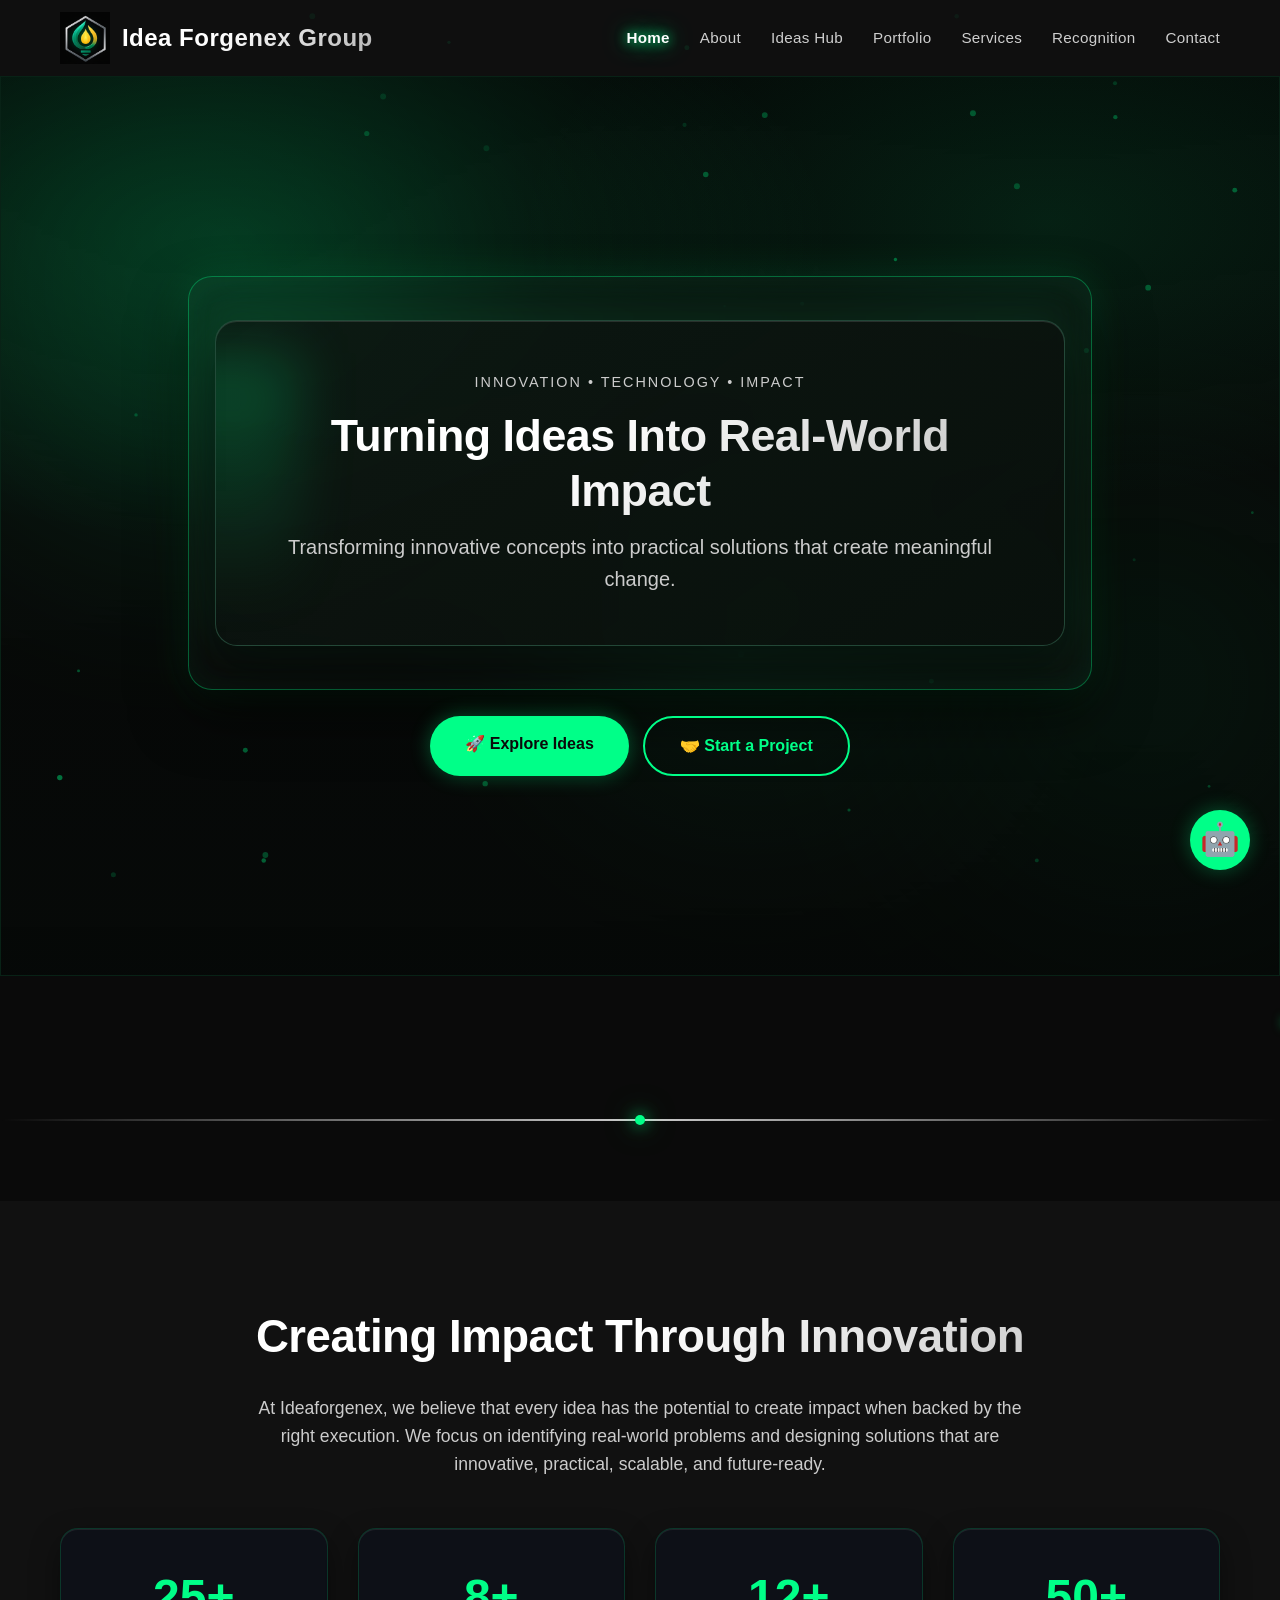
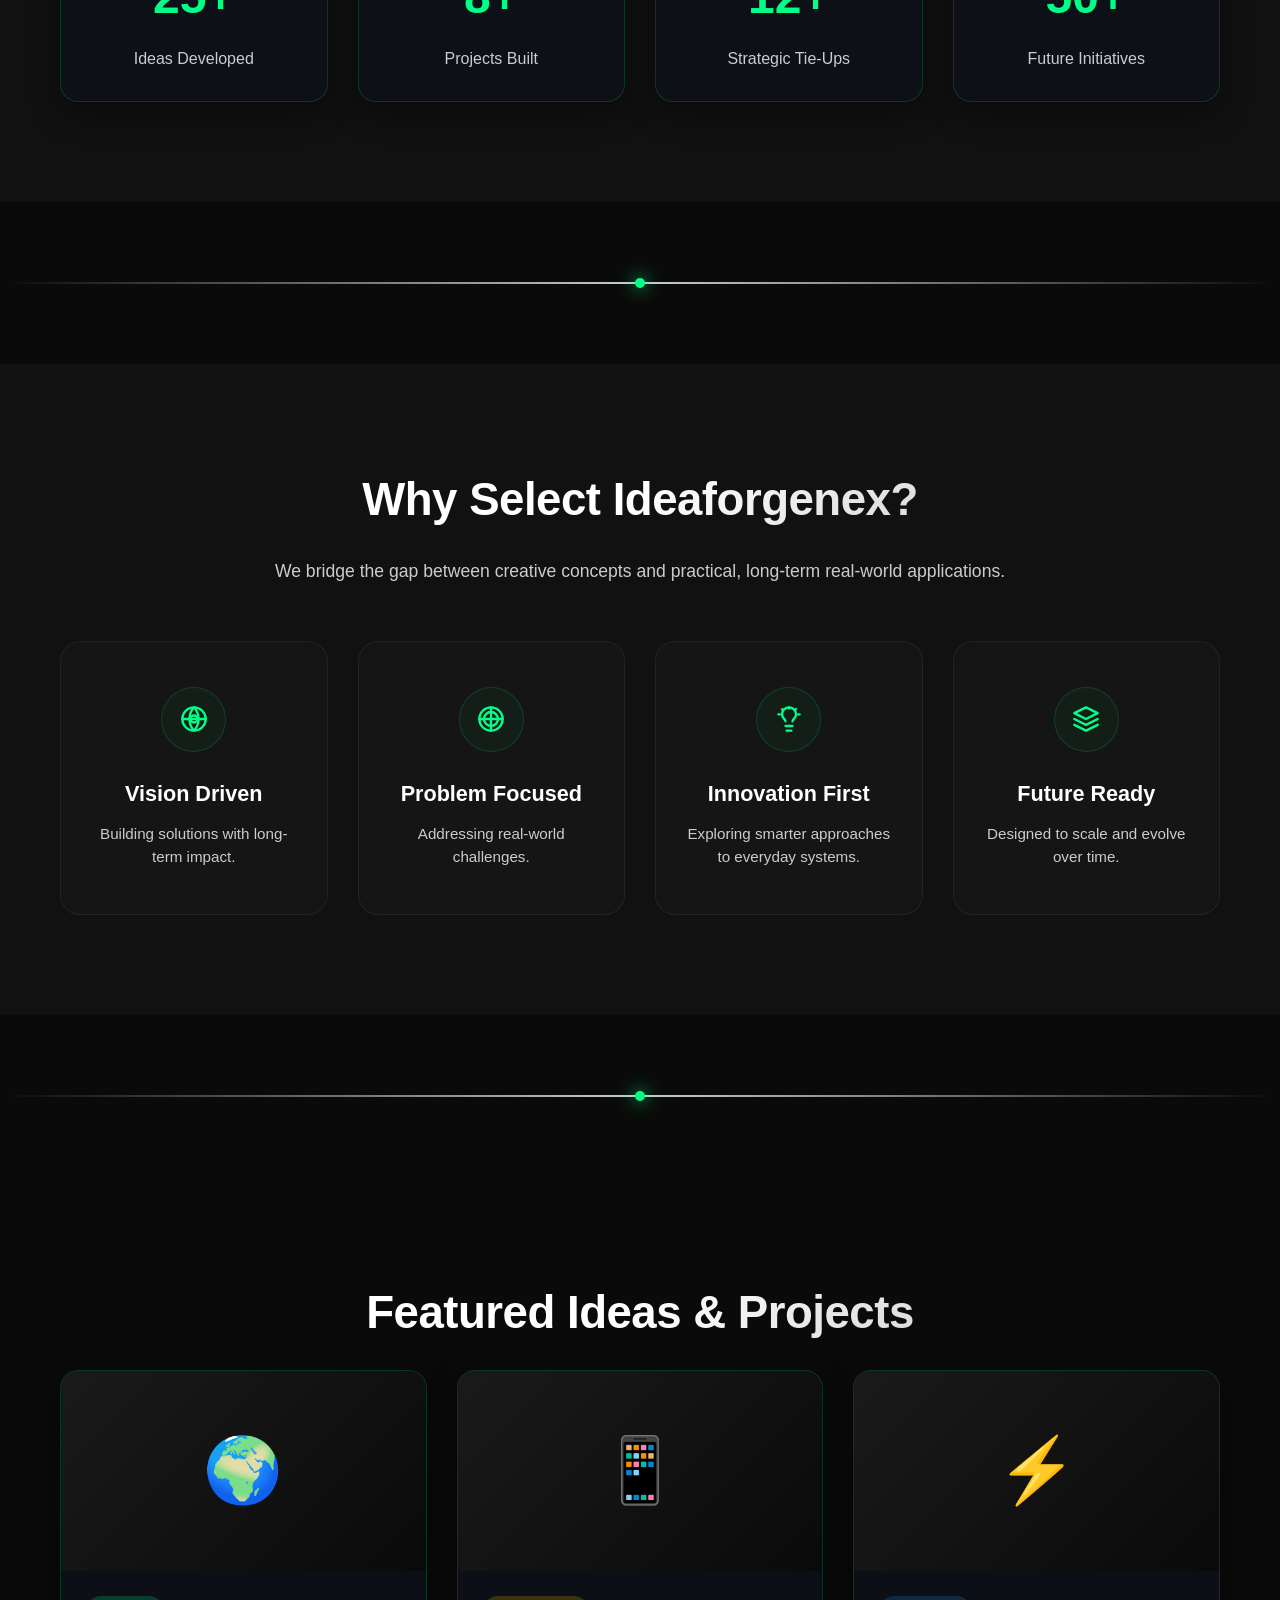
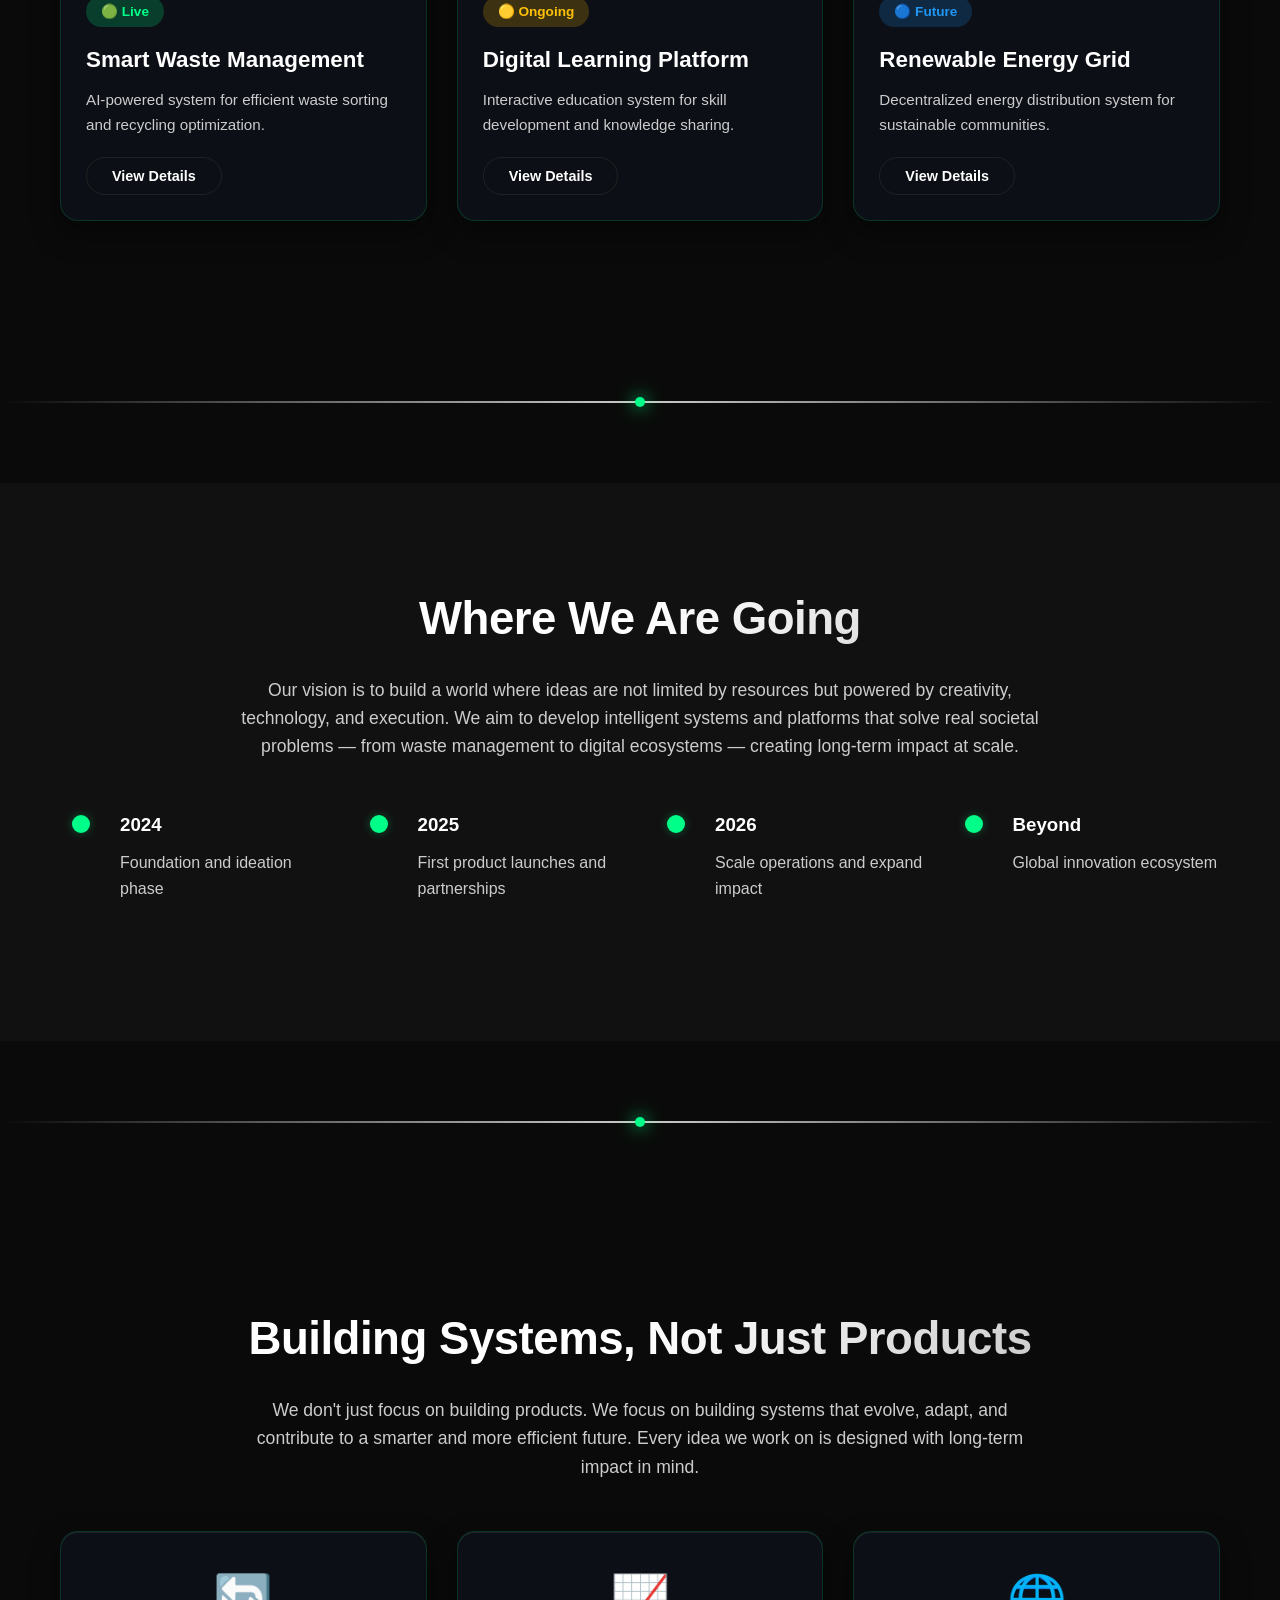
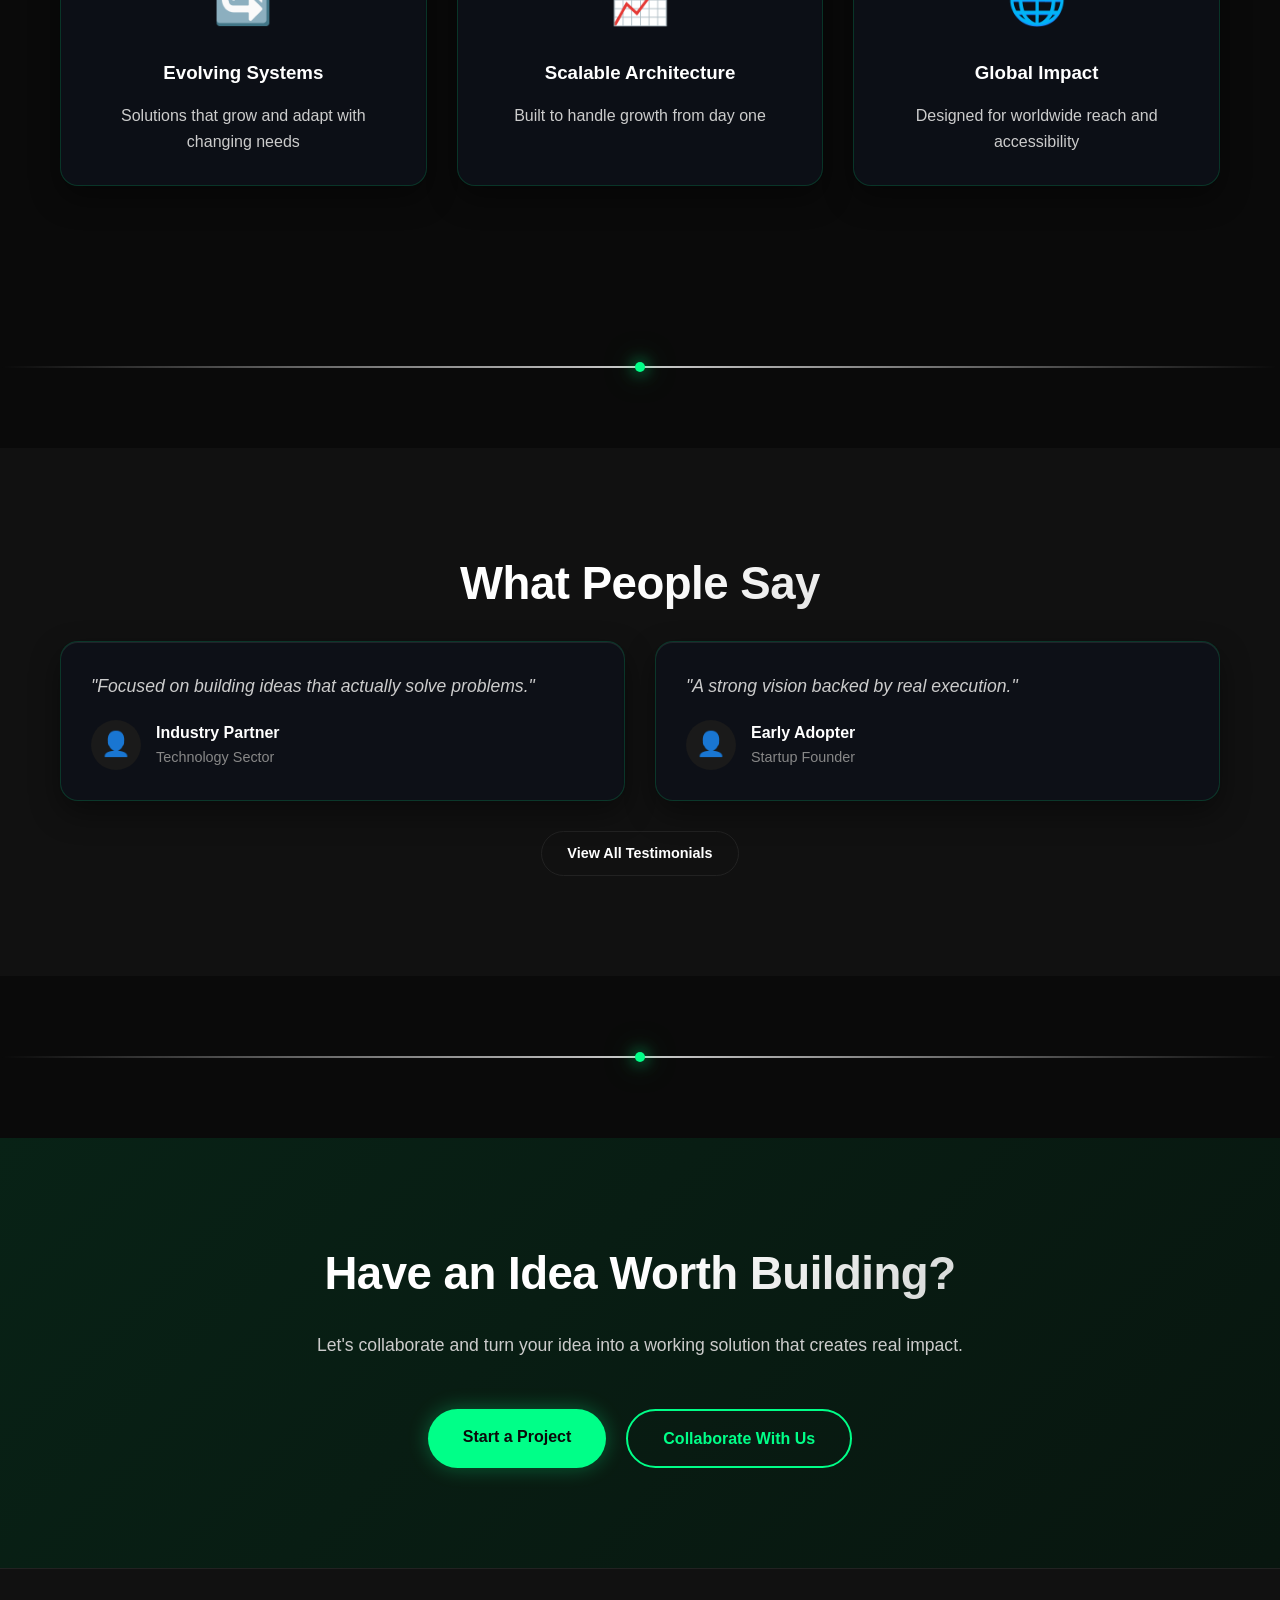
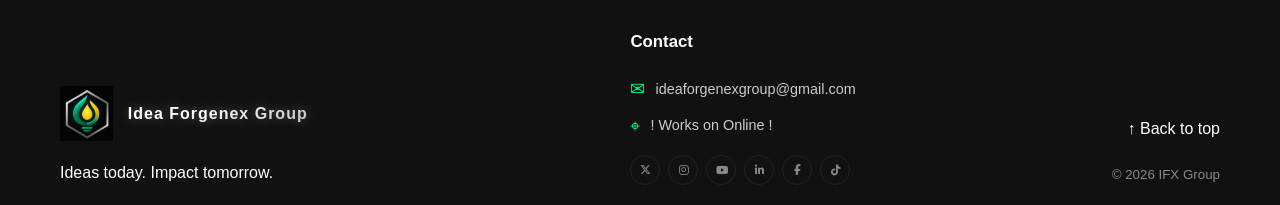
<file: IFX_Website/index.html>
<!DOCTYPE html>
<html lang="en">
<head>
    <meta charset="UTF-8">
    <meta name="viewport" content="width=device-width, initial-scale=1.0">
    <meta name="description" content="Ideaforgenex Group - Turning Ideas Into Real-World Impact. Innovation-driven organization focused on technology, sustainability, and AI solutions.">
    <meta name="keywords" content="innovation, technology, sustainability, AI, product development, Ideaforgenex">
    <title>Ideaforgenex Group - Ideas That Shape a Better Tomorrow</title>
    <link rel="stylesheet" href="style-new.css">
    <link rel="stylesheet" href="https://cdnjs.cloudflare.com/ajax/libs/font-awesome/6.5.2/css/all.min.css">
<link href="https://fonts.googleapis.com/css2?family=Outfit:wght@400;500;600;700&display=swap" rel="stylesheet">
</head>
<body>

    <!-- Navigation -->
    <nav class="navbar">
        <div class="nav-container">
            <a href="index.html" class="nav-logo">
                <img src="images/logo.png" alt="Ideaforgenex Group Logo">
                <span class="logo-text"><span class="logo-name-long">Idea Forgenex Group</span><span class="logo-name-short">IFX Group</span></span>
            </a>
            <ul class="nav-menu">
                <li><a href="index.html" class="nav-link active">Home</a></li>
                <li><a href="about.html" class="nav-link">About</a></li>
                <li><a href="ideas.html" class="nav-link">Ideas Hub</a></li>
                <li><a href="portfolio.html" class="nav-link">Portfolio</a></li>
                <li><a href="services.html" class="nav-link">Services</a></li>
                <li><a href="recognition.html" class="nav-link">Recognition</a></li>
                <li><a href="contact.html" class="nav-link">Contact</a></li>
            </ul>
            <div class="hamburger">
                <span></span>
                <span></span>
                <span></span>
            </div>
        </div>
    </nav>

    <!-- Background Canvas Container -->
    <div id="particle-canvas-container">
        <canvas id="bg-canvas"></canvas>
    </div>

    <!-- Hero Section -->
    <section class="hero contact-hero section" id="hero">
        <div class="hero-background">
            <div class="gradient-orb orb-1"></div>
            <div class="gradient-orb orb-2"></div>
            <div class="gradient-orb orb-3"></div>
        </div>
        <div class="hero-content">
            <div class="hero-slider-container">
                <div class="hero-slider">
                    <!-- Slide 1 -->
                    <div class="hero-slide active">
                        <div class="hero-box">
                            <span class="slide-label">INNOVATION • TECHNOLOGY • IMPACT</span>
                            <h1 class="hero-title">Turning Ideas Into Real-World Impact</h1>
                            <p class="hero-subtitle">Transforming innovative concepts into practical solutions that create meaningful change.</p>
                        </div>
                    </div>
                    <!-- Slide 2 -->
                    <div class="hero-slide">
                        <div class="hero-box">
                            <span class="slide-label">INNOVATION • TECHNOLOGY • IMPACT</span>
                            <h1 class="hero-title">Solving Problems That Matter</h1>
                            <p class="hero-subtitle">Every challenge is an opportunity to build smarter, better, and more sustainable systems.</p>
                        </div>
                    </div>
                    <!-- Slide 3 -->
                    <div class="hero-slide">
                        <div class="hero-box">
                            <span class="slide-label">INNOVATION • TECHNOLOGY • IMPACT</span>
                            <h1 class="hero-title">Building Solutions For Everyday Life</h1>
                            <p class="hero-subtitle">Creating products and platforms that help people overcome real-world problems efficiently.</p>
                        </div>
                    </div>
                    <!-- Slide 4 -->
                    <div class="hero-slide">
                        <div class="hero-box">
                            <span class="slide-label">INNOVATION • TECHNOLOGY • IMPACT</span>
                            <h1 class="hero-title">Great Futures Are Built From Bold Dreams</h1>
                            <p class="hero-subtitle">From ambitious visions to transformative products, we help shape the future by turning aspirations into scalable, sustainable, and impactful outcomes.</p>
                        </div>
                    </div>
                    <!-- Slide 5 -->
                    <div class="hero-slide">
                        <div class="hero-box">
                            <span class="slide-label">INNOVATION • TECHNOLOGY • IMPACT</span>
                            <h1 class="hero-title">Innovation With Purpose</h1>
                            <p class="hero-subtitle">Technology, creativity, and execution working together to generate lasting impact.</p>
                        </div>
                    </div>
                    <!-- Slide 6 -->
                    <div class="hero-slide">
                        <div class="hero-box">
                            <span class="slide-label">INNOVATION • TECHNOLOGY • IMPACT</span>
                            <h1 class="hero-title">Vision Becomes Impact Through Execution</h1>
                            <p class="hero-subtitle">We transform visionary ideas into tangible experiences, leveraging technology and innovation to create solutions that stand the test of time.</p>
                        </div>
                    </div>
                </div>
            </div>
            
            <div class="hero-buttons">
                <a href="ideas.html" class="btn btn-primary">🚀 Explore Ideas</a>
                <a href="contact.html" class="btn btn-secondary">🤝 Start a Project</a>
            </div>
        </div>
    </section>

    <!-- Rolling Text -->
<div class="rolling-text">
  <span>INNOVATION   •   TECHNOLOGY   •   SUSTAINABILITY   •   AI SOLUTIONS • PRODUCT DEVELOPMENT • SMART SYSTEMS • FUTURE THINKING • REAL-WORLD IMPACT • BUSINESS INNOVATION • EMERGING TECHNOLOGIES • STRATEGIC SOLUTIONS •</span>
</div>


    <div class="premium-separator"></div>

    <!-- Creating Impact Through Innovation Section -->
    <section class="intro section" id="intro">
        <div class="container">
            <h2 class="section-title">Creating Impact Through Innovation</h2>
            <p class="section-text">At Ideaforgenex, we believe that every idea has the potential to create impact when backed by the right execution. We focus on identifying real-world problems and designing solutions that are innovative, practical, scalable, and future-ready.</p>
            <div class="stats-grid">
                <div class="stat-card">
                    <div class="stat-number" data-target="25">0</div>
                    <div class="stat-label">Ideas Developed</div>
                </div>
                <div class="stat-card">
                    <div class="stat-number" data-target="8">0</div>
                    <div class="stat-label">Projects Built</div>
                </div>
                <div class="stat-card">
                    <div class="stat-number" data-target="12">0</div>
                    <div class="stat-label">Strategic Tie-Ups</div>
                </div>
                <div class="stat-card">
                    <div class="stat-number" data-target="50">0</div>
                    <div class="stat-label">Future Initiatives</div>
                </div>
            </div>
        </div>
    </section>

    <div class="premium-separator"></div>

    <!-- Why Select Ideaforgenex Section -->
    <section class="why-us section" id="why-us">
        <div class="container">
            <h2 class="section-title">Why Select Ideaforgenex?</h2>
            <p class="section-text">We bridge the gap between creative concepts and practical, long-term real-world applications.</p>
            <div class="why-us-grid">
                <div class="why-us-card">
                    <div class="why-us-icon">
                        <svg viewBox="0 0 24 24" fill="none" stroke="currentColor" stroke-width="2" stroke-linecap="round" stroke-linejoin="round">
                            <circle cx="12" cy="12" r="10"/>
                            <circle cx="12" cy="12" r="3"/>
                            <path d="M12 2a15.3 15.3 0 0 1 4 10 15.3 15.3 0 0 1-4 10 15.3 15.3 0 0 1-4-10 15.3 15.3 0 0 1 4-10z"/>
                            <path d="M2 12h20"/>
                        </svg>
                    </div>
                    <h3>Vision Driven</h3>
                    <p>Building solutions with long-term impact.</p>
                </div>
                <div class="why-us-card">
                    <div class="why-us-icon">
                        <svg viewBox="0 0 24 24" fill="none" stroke="currentColor" stroke-width="2" stroke-linecap="round" stroke-linejoin="round">
                            <circle cx="12" cy="12" r="10"/>
                            <path d="M12 2v20M2 12h20"/>
                            <circle cx="12" cy="12" r="6"/>
                        </svg>
                    </div>
                    <h3>Problem Focused</h3>
                    <p>Addressing real-world challenges.</p>
                </div>
                <div class="why-us-card">
                    <div class="why-us-icon">
                        <svg viewBox="0 0 24 24" fill="none" stroke="currentColor" stroke-width="2" stroke-linecap="round" stroke-linejoin="round">
                            <path d="M15 14c.2-1 .7-1.7 1.5-2.5 1-.9 1.5-2.2 1.5-3.5A6 6 0 0 0 6 8c0 1 .2 2.2 1.5 3.5.7.7 1.3 1.5 1.5 2.5"/>
                            <path d="M9 18h6"/>
                            <path d="M10 22h4"/>
                            <path d="M12 2v1"/>
                            <path d="M20 8h1"/>
                            <path d="M3 8h1"/>
                            <path d="M18 3.5l-.7.7"/>
                            <path d="M6.7 4.3l-.7-.7"/>
                        </svg>
                    </div>
                    <h3>Innovation First</h3>
                    <p>Exploring smarter approaches to everyday systems.</p>
                </div>
                <div class="why-us-card">
                    <div class="why-us-icon">
                        <svg viewBox="0 0 24 24" fill="none" stroke="currentColor" stroke-width="2" stroke-linecap="round" stroke-linejoin="round">
                            <polygon points="12 2 2 7 12 12 22 7 12 2"/>
                            <polyline points="2 17 12 22 22 17"/>
                            <polyline points="2 12 12 17 22 12"/>
                        </svg>
                    </div>
                    <h3>Future Ready</h3>
                    <p>Designed to scale and evolve over time.</p>
                </div>
            </div>
        </div>
    </section>

    <div class="premium-separator"></div>

    <!-- Featured Ideas Section -->
    <section class="featured-ideas section">
        <div class="container">
            <h2 class="section-title">Featured Ideas & Projects</h2>
            <div class="ideas-grid">
                <div class="idea-card">
                    <div class="idea-image">
                        <div class="placeholder-icon">🌍</div>
                    </div>
                    <div class="idea-content">
                        <span class="status-badge live">🟢 Live</span>
                        <h3 class="idea-title">Smart Waste Management</h3>
                        <p class="idea-description">AI-powered system for efficient waste sorting and recycling optimization.</p>
                        <button class="btn btn-outline" onclick="openIdeaModal('waste')">View Details</button>
                    </div>
                </div>
                <div class="idea-card">
                    <div class="idea-image">
                        <div class="placeholder-icon">📱</div>
                    </div>
                    <div class="idea-content">
                        <span class="status-badge ongoing">🟡 Ongoing</span>
                        <h3 class="idea-title">Digital Learning Platform</h3>
                        <p class="idea-description">Interactive education system for skill development and knowledge sharing.</p>
                        <button class="btn btn-outline" onclick="openIdeaModal('learning')">View Details</button>
                    </div>
                </div>
                <div class="idea-card">
                    <div class="idea-image">
                        <div class="placeholder-icon">⚡</div>
                    </div>
                    <div class="idea-content">
                        <span class="status-badge future">🔵 Future</span>
                        <h3 class="idea-title">Renewable Energy Grid</h3>
                        <p class="idea-description">Decentralized energy distribution system for sustainable communities.</p>
                        <button class="btn btn-outline" onclick="openIdeaModal('energy')">View Details</button>
                    </div>
                </div>
            </div>
        </div>
    </section>

    <div class="premium-separator"></div>

    <!-- Vision Section -->
    <section class="vision section">
        <div class="container">
            <h2 class="section-title">Where We Are Going</h2>
            <p class="section-text">Our vision is to build a world where ideas are not limited by resources but powered by creativity, technology, and execution. We aim to develop intelligent systems and platforms that solve real societal problems — from waste management to digital ecosystems — creating long-term impact at scale.</p>
            <div class="vision-timeline">
                <div class="timeline-item">
                    <div class="timeline-marker"></div>
                    <div class="timeline-content">
                        <h3>2024</h3>
                        <p>Foundation and ideation phase</p>
                    </div>
                </div>
                <div class="timeline-item">
                    <div class="timeline-marker"></div>
                    <div class="timeline-content">
                        <h3>2025</h3>
                        <p>First product launches and partnerships</p>
                    </div>
                </div>
                <div class="timeline-item">
                    <div class="timeline-marker"></div>
                    <div class="timeline-content">
                        <h3>2026</h3>
                        <p>Scale operations and expand impact</p>
                    </div>
                </div>
                <div class="timeline-item">
                    <div class="timeline-marker"></div>
                    <div class="timeline-content">
                        <h3>Beyond</h3>
                        <p>Global innovation ecosystem</p>
                    </div>
                </div>
            </div>
        </div>
    </section>

    <div class="premium-separator"></div>

    <!-- Big Picture Thinking -->
    <section class="big-picture section">
        <div class="container">
            <h2 class="section-title">Building Systems, Not Just Products</h2>
            <p class="section-text">We don't just focus on building products. We focus on building systems that evolve, adapt, and contribute to a smarter and more efficient future. Every idea we work on is designed with long-term impact in mind.</p>
            <div class="system-cards">
                <div class="system-card">
                    <div class="system-icon">🔄</div>
                    <h3>Evolving Systems</h3>
                    <p>Solutions that grow and adapt with changing needs</p>
                </div>
                <div class="system-card">
                    <div class="system-icon">📈</div>
                    <h3>Scalable Architecture</h3>
                    <p>Built to handle growth from day one</p>
                </div>
                <div class="system-card">
                    <div class="system-icon">🌐</div>
                    <h3>Global Impact</h3>
                    <p>Designed for worldwide reach and accessibility</p>
                </div>
            </div>
        </div>
    </section>

    <div class="premium-separator"></div>

    <!-- Testimonials Preview -->
    <section class="testimonials-preview section">
        <div class="container">
            <h2 class="section-title">What People Say</h2>
            <div class="testimonials-grid">
                <div class="testimonial-card">
                    <p class="testimonial-text">"Focused on building ideas that actually solve problems."</p>
                    <div class="testimonial-author">
                        <div class="author-avatar">👤</div>
                        <div class="author-info">
                            <div class="author-name">Industry Partner</div>
                            <div class="author-role">Technology Sector</div>
                        </div>
                    </div>
                </div>
                <div class="testimonial-card">
                    <p class="testimonial-text">"A strong vision backed by real execution."</p>
                    <div class="testimonial-author">
                        <div class="author-avatar">👤</div>
                        <div class="author-info">
                            <div class="author-name">Early Adopter</div>
                            <div class="author-role">Startup Founder</div>
                        </div>
                    </div>
                </div>
            </div>
            <div class="text-center">
                <a href="testimonials.html" class="btn btn-outline">View All Testimonials</a>
            </div>
        </div>
    </section>

    <div class="premium-separator"></div>

    <!-- Final CTA -->
    <section class="cta-section section">
        <div class="container">
            <h2 class="section-title">Have an Idea Worth Building?</h2>
            <p class="section-text">Let's collaborate and turn your idea into a working solution that creates real impact.</p>
            <div class="cta-buttons">
                <a href="contact.html" class="btn btn-primary">Start a Project</a>
                <a href="contact.html" class="btn btn-secondary">Collaborate With Us</a>
            </div>
        </div>
    </section>

    <!-- Footer -->
    <footer class="footer">
        <div class="container">
            <div class="footer-content footer-content-minimal">
                <div class="footer-brand">
                    <div class="brand-logo-wrapper">
                        <img src="images/logo.png" alt="Ideaforgenex Group Logo">
                        <span class="brand-name"><span class="logo-name-long">Idea Forgenex Group</span><span class="logo-name-short">IFX Group</span></span>
                    </div>
                    <p class="footer-quote">Ideas today. Impact tomorrow.</p>
                </div>
                <div class="footer-contact">
                    <h4>Contact</h4>
                    <a class="footer-contact-item" href="mailto:ideaforgenexgroup@gmail.com"><span aria-hidden="true">✉</span> ideaforgenexgroup@gmail.com</a>
                    <span class="footer-contact-item"><span aria-hidden="true">⌖</span> ! Works on Online !</span>
                    <div class="footer-socials" aria-label="Social media channels">
                        <a href="https://x.com" class="social-icon" title="X / Twitter" aria-label="X / Twitter" target="_blank" rel="noopener noreferrer"><i class="fa-brands fa-x-twitter" aria-hidden="true"></i></a><a href="https://instagram.com" class="social-icon" title="Instagram" aria-label="Instagram" target="_blank" rel="noopener noreferrer"><i class="fa-brands fa-instagram" aria-hidden="true"></i></a><a href="https://youtube.com" class="social-icon" title="YouTube" aria-label="YouTube" target="_blank" rel="noopener noreferrer"><i class="fa-brands fa-youtube" aria-hidden="true"></i></a><a href="https://linkedin.com" class="social-icon" title="LinkedIn" aria-label="LinkedIn" target="_blank" rel="noopener noreferrer"><i class="fa-brands fa-linkedin-in" aria-hidden="true"></i></a><a href="https://facebook.com" class="social-icon" title="Facebook" aria-label="Facebook" target="_blank" rel="noopener noreferrer"><i class="fa-brands fa-facebook-f" aria-hidden="true"></i></a><a href="https://tiktok.com" class="social-icon" title="TikTok" aria-label="TikTok" target="_blank" rel="noopener noreferrer"><i class="fa-brands fa-tiktok" aria-hidden="true"></i></a>
                    </div>
                </div>
                <div class="footer-back-to-top">
                    <button class="back-to-top" type="button" onclick="window.scrollTo({ top: 0, behavior: 'smooth' });">↑ <span>Back to top</span></button>
                    <small>© 2026 IFX Group</small>
                </div>
            </div>
        </div>
    </footer>

    <!-- Idea Detail Modal -->
    <div id="ideaModal" class="modal">
        <div class="modal-content">
            <span class="close-modal">&times;</span>
            <div id="modalBody"></div>
        </div>
    </div>

    <!-- Floating AI Assistant -->
    <div class="ai-assistant">
        <div class="ai-button" onclick="toggleAIChat()">
            <span class="ai-icon">🤖</span>
        </div>
        <div class="ai-chat" id="aiChat">
            <div class="chat-header">
                <h3>IFG Assistant</h3>
                <span class="close-chat" onclick="toggleAIChat()">&times;</span>
            </div>
            <div class="chat-messages" id="chatMessages">
                <div class="message ai-message">
                    <p>Hello! I'm the IFG Assistant. How can I help you today?</p>
                </div>
            </div>
            <div class="chat-options">
                <button class="chat-option" onclick="sendAIQuery('What is Ideaforgenex?')">What is Ideaforgenex?</button>
                <button class="chat-option" onclick="sendAIQuery('What services do you offer?')">Services</button>
                <button class="chat-option" onclick="sendAIQuery('Who is the founder?')">Founder</button>
                <button class="chat-option" onclick="sendAIQuery('How can I collaborate?')">Collaborate</button>
            </div>
            <div class="chat-input">
                <input type="text" id="chatInput" placeholder="Type your message..." onkeypress="handleChatKeypress(event)">
                <button onclick="sendChatMessage()">Send</button>
            </div>
        </div>
    </div>

    <script src="script.js"></script>
</body>
</html>
</file>
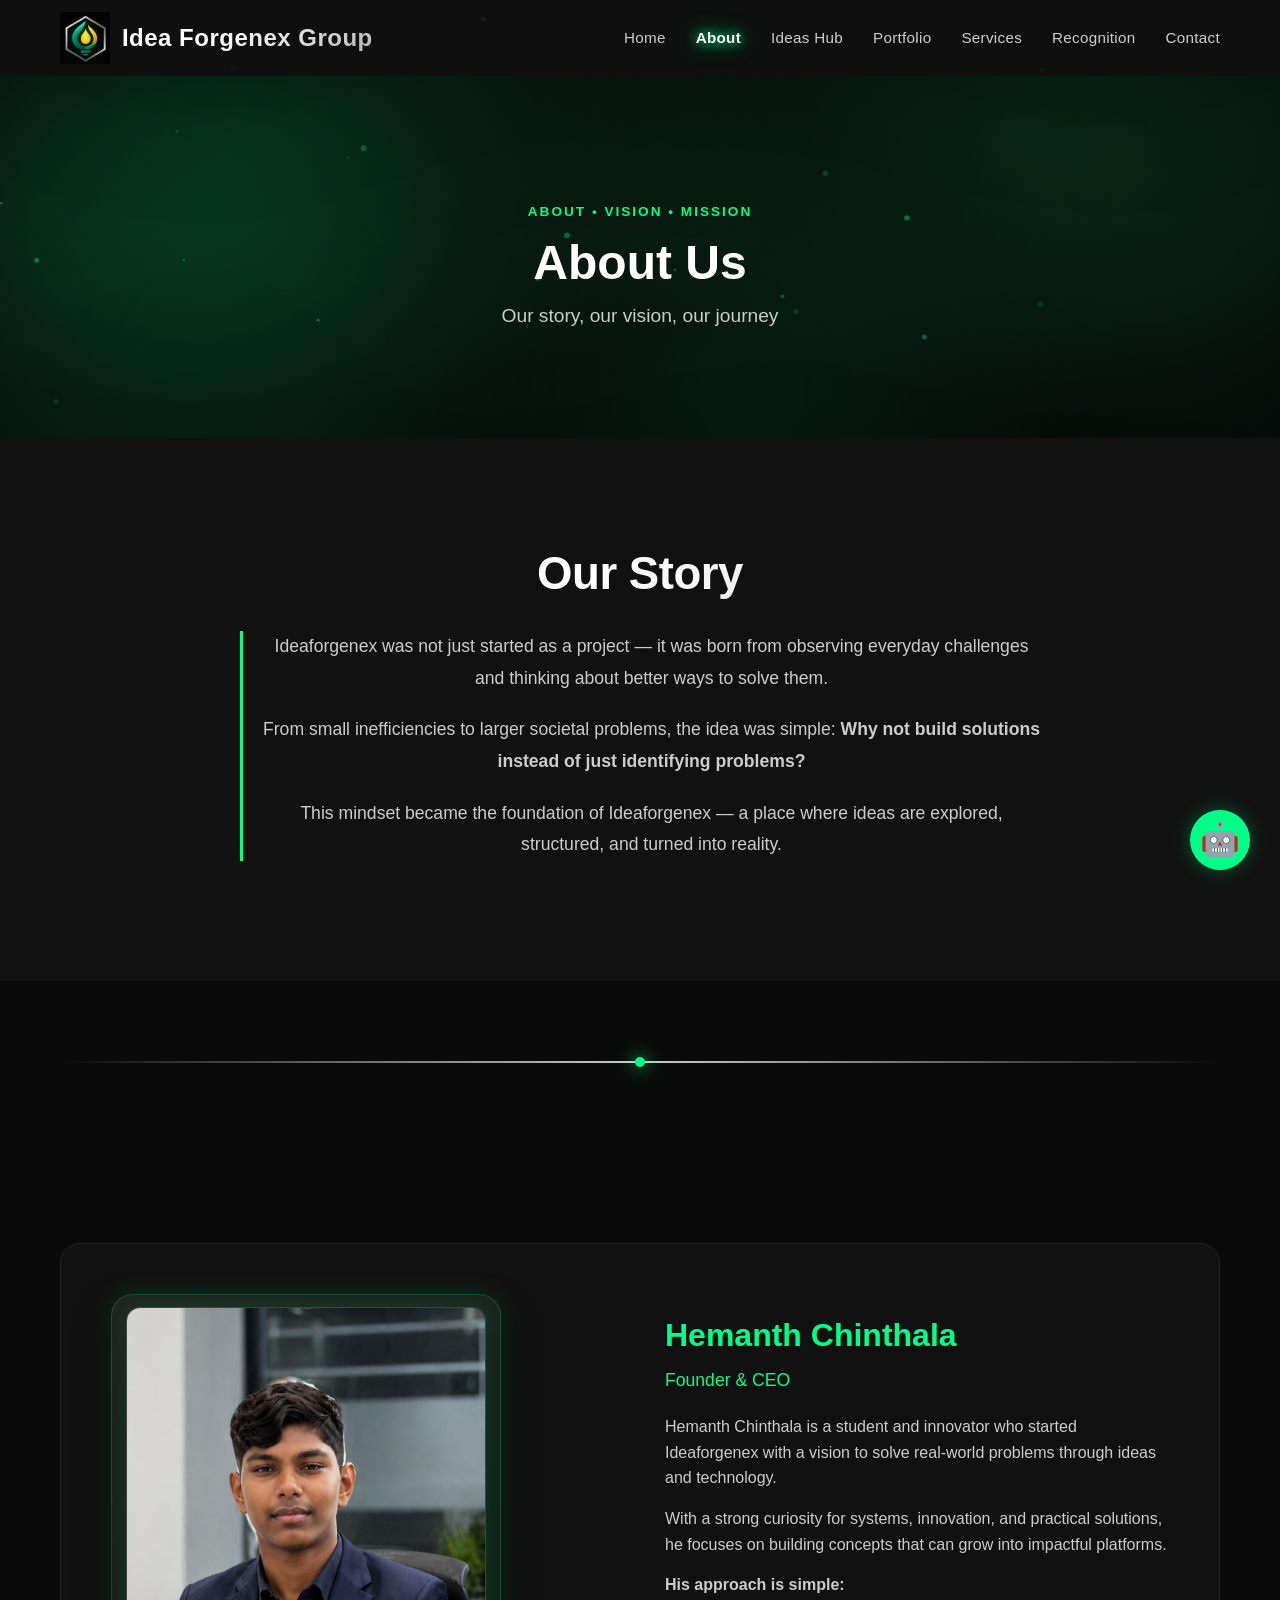
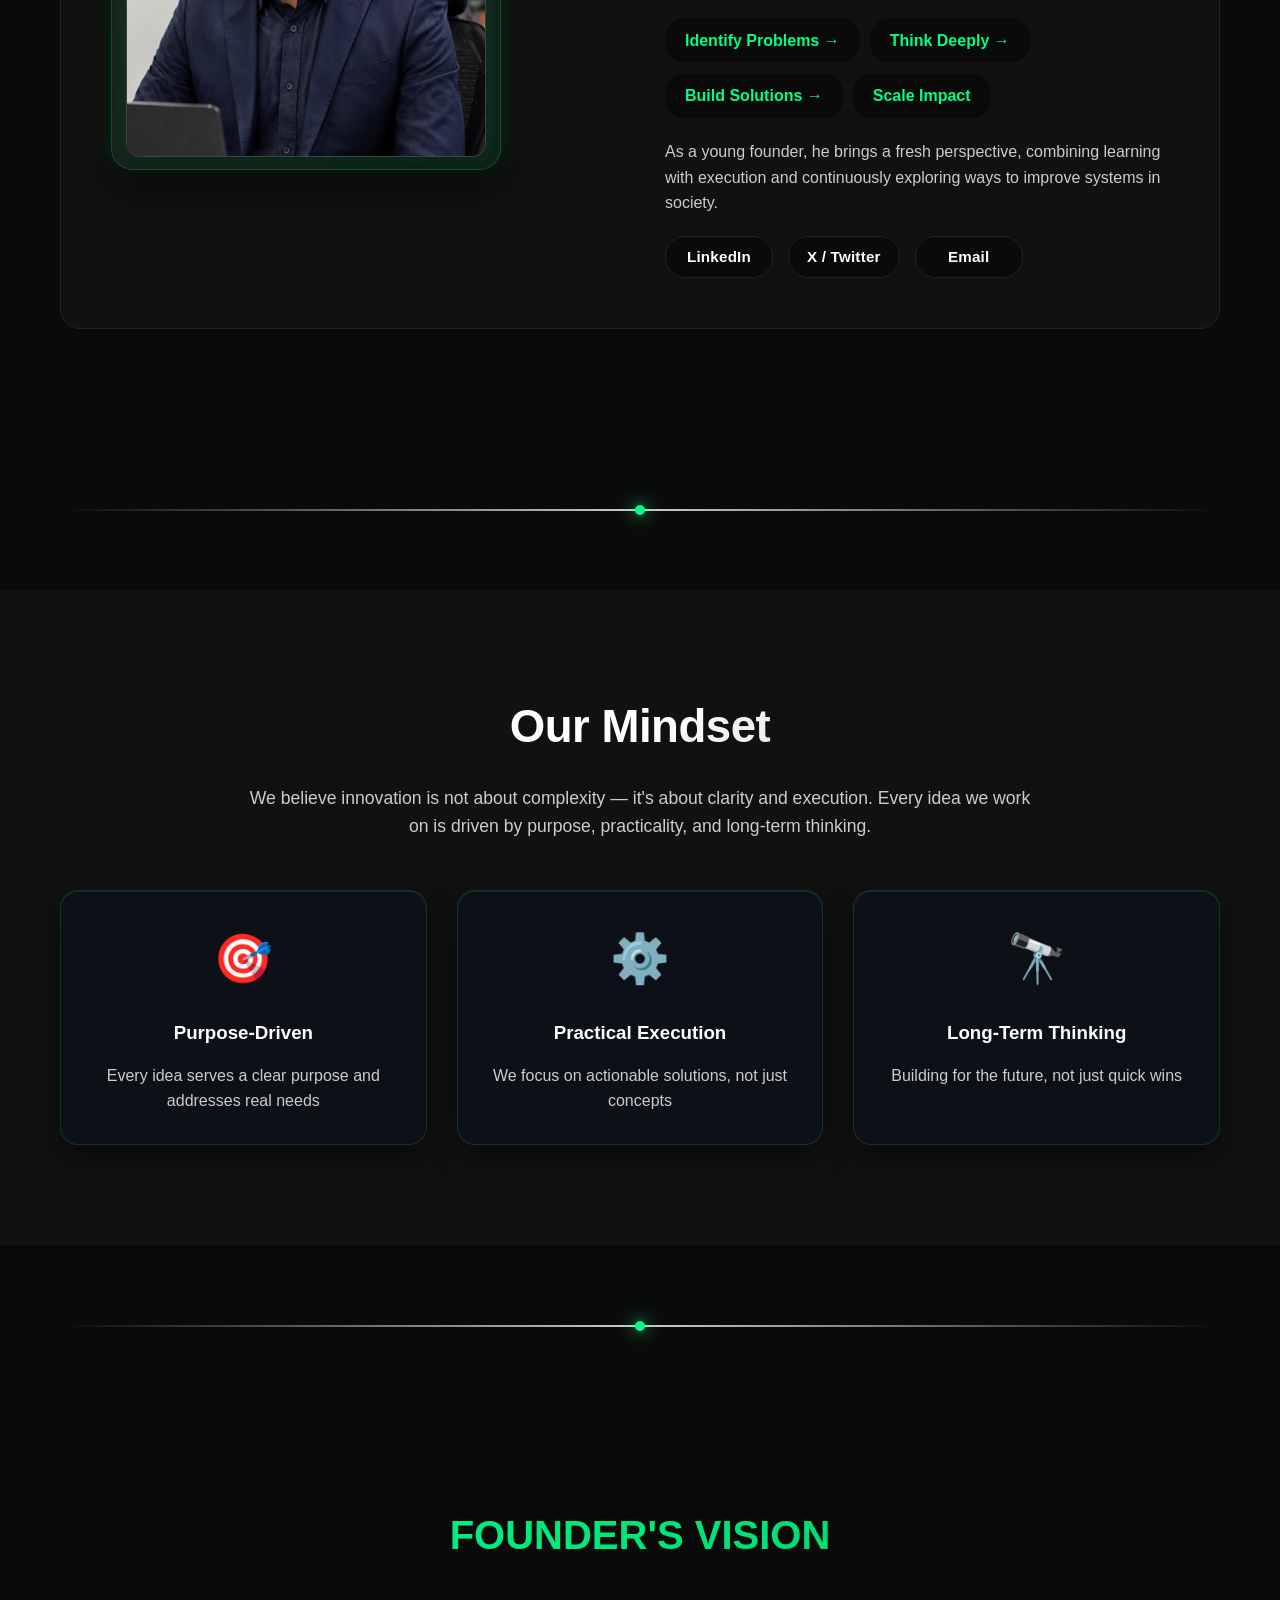
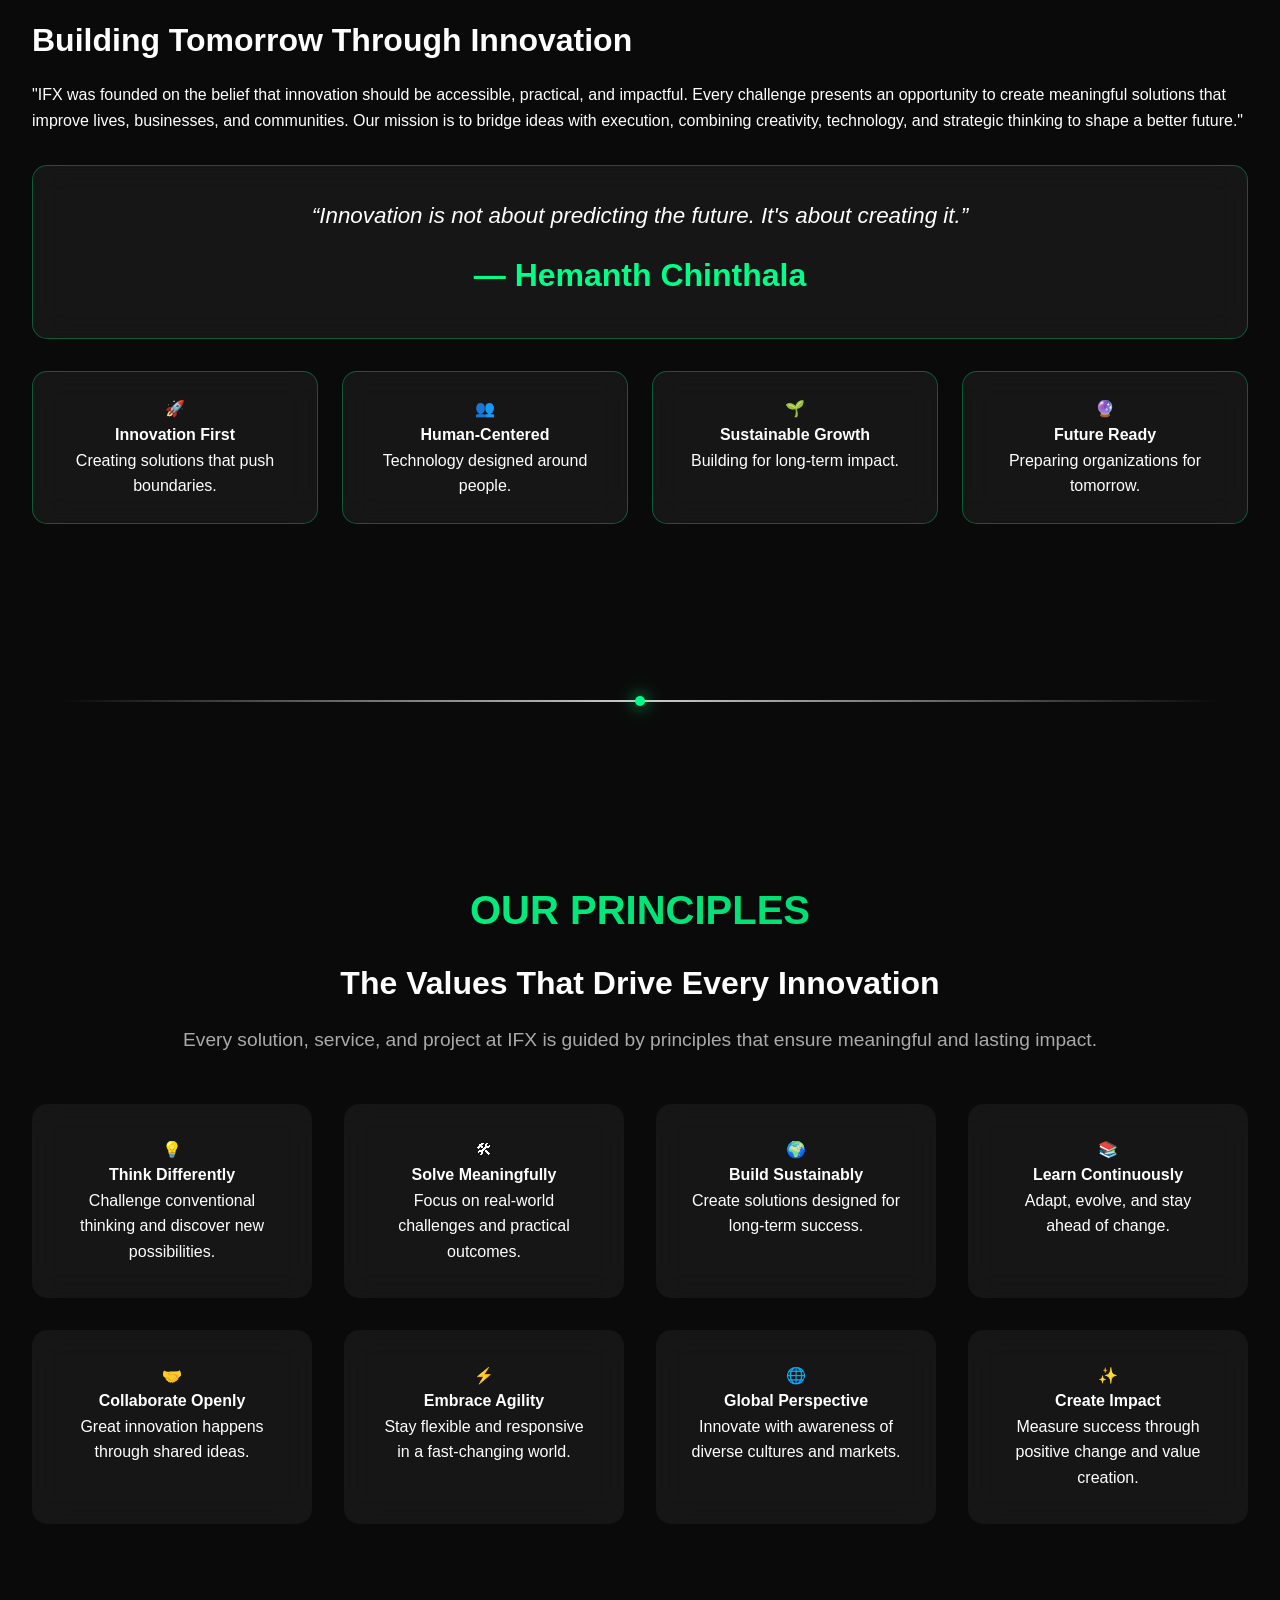
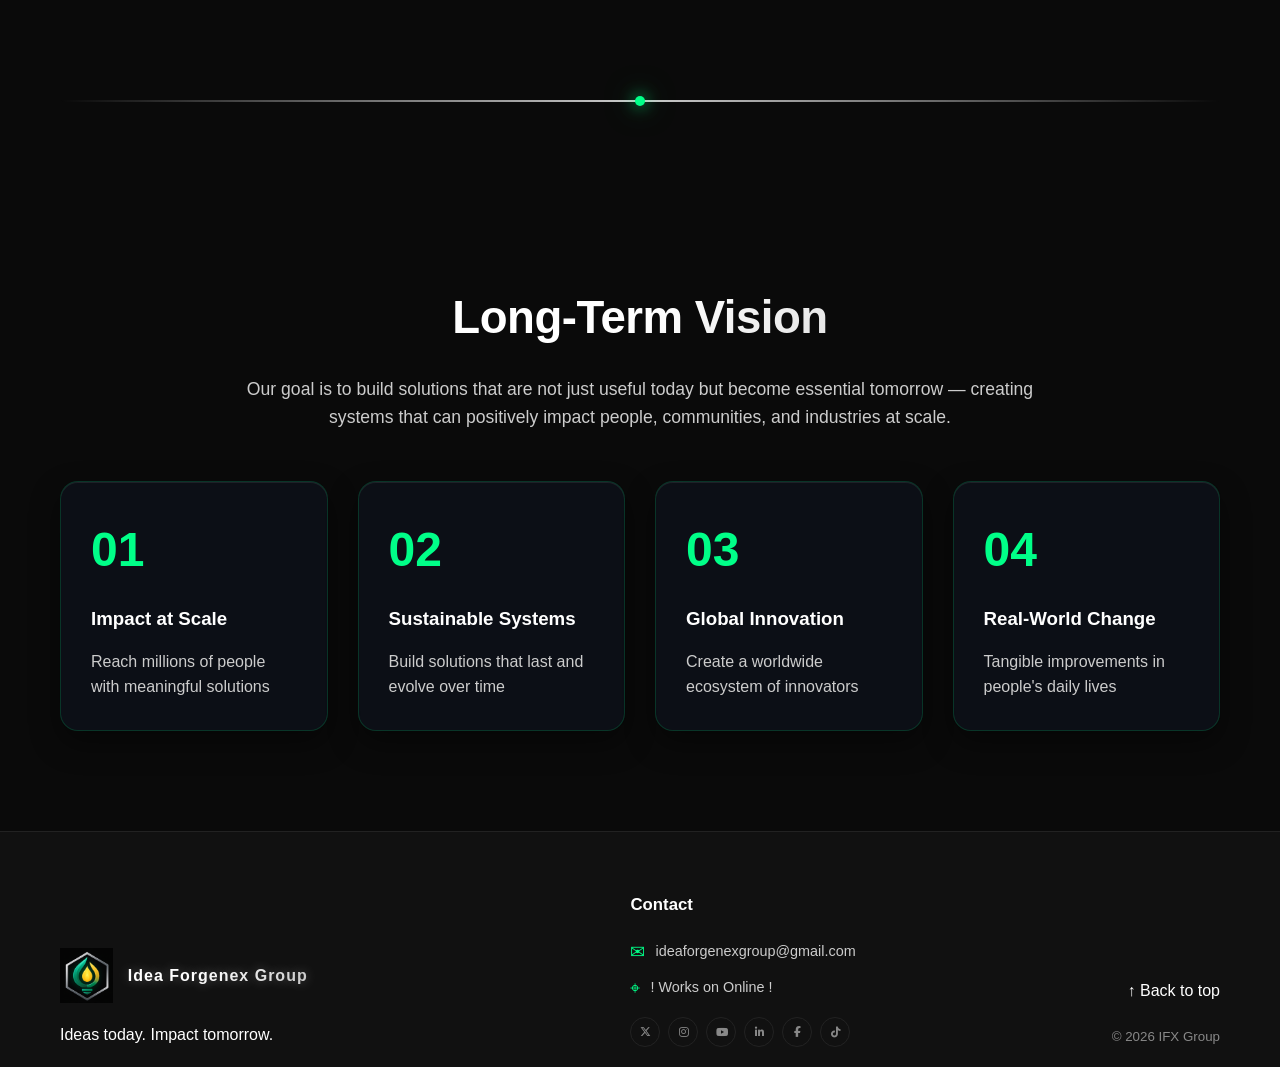
<file: IFX_Website/about.html>
<!DOCTYPE html>
<html lang="en">
<head>
    <meta charset="UTF-8">
    <meta name="viewport" content="width=device-width, initial-scale=1.0">
    <meta name="description" content="Learn about Ideaforgenex Group - our story, founder, and vision for the future.">
    <title>About Us - Ideaforgenex Group</title>
    <link rel="stylesheet" href="style-new.css">
    <link rel="stylesheet" href="https://cdnjs.cloudflare.com/ajax/libs/font-awesome/6.5.2/css/all.min.css">
</head>
<body>

    <!-- Navigation -->
    <nav class="navbar">
        <div class="nav-container">
            <a href="index.html" class="nav-logo">
                <img src="images/logo.png" alt="Ideaforgenex Group Logo">
                <span class="logo-text"><span class="logo-name-long">Idea Forgenex Group</span><span class="logo-name-short">IFX Group</span></span>
            </a>
            <ul class="nav-menu">
                <li><a href="index.html" class="nav-link active">Home</a></li>
                <li><a href="about.html" class="nav-link">About</a></li>
                <li><a href="ideas.html" class="nav-link">Ideas Hub</a></li>
                <li><a href="portfolio.html" class="nav-link">Portfolio</a></li>
                <li><a href="services.html" class="nav-link">Services</a></li>
                <li><a href="recognition.html" class="nav-link">Recognition</a></li>
                <li><a href="contact.html" class="nav-link">Contact</a></li>
            </ul>
            <div class="hamburger">
                <span></span>
                <span></span>
                <span></span>
            </div>
        </div>
    </nav>

    <!-- Floating Background Particles Canvas -->
    <div id="particle-canvas-container">
        <canvas id="bg-canvas"></canvas>
    </div>

    <!-- Page Header -->
    <section class="page-header">
        <div class="hero-background">
            <div class="gradient-orb orb-1"></div>
            <div class="gradient-orb orb-2"></div>
            <div class="gradient-orb orb-3"></div>
        </div>
        <div class="container">
            <div class="about-hero-content">
                <span class="slide-label">ABOUT • VISION • MISSION</span>
                <h1 class="page-title">About Us</h1>
                <p class="page-subtitle">Our story, our vision, our journey</p>
            </div>
        </div>
    </section>


    <!-- Our Story -->
    <section class="story section">
        <div class="container">
            <h2 class="section-title">Our Story</h2>
            <div class="story-content">
                <p>Ideaforgenex was not just started as a project — it was born from observing everyday challenges and thinking about better ways to solve them.</p>
                <p>From small inefficiencies to larger societal problems, the idea was simple: <strong>Why not build solutions instead of just identifying problems?</strong></p>
                <p>This mindset became the foundation of Ideaforgenex — a place where ideas are explored, structured, and turned into reality.</p>
            </div>
        </div>
    </section>

    <!-- Divider -->
    <div class="container">
        <div class="premium-separator"></div>
    </div>

    <!-- Founder Section -->
    <section class="founder section">
        <div class="container">
            <div class="founder-card">
                <div class="founderimg founder-image-frame">
                    <img src="images/founderimg.png" alt="Hemanth Chinthala - Founder & CEO" class="founder-profile-img" onerror="this.onerror=null;this.src='images/hemanth.jpg';">
                </div>
                <div class="founder-info">
                    <h2 class="founder-name">Hemanth Chinthala</h2>
                    <p class="founder-role">Founder & CEO</p>
                    <div class="founder-bio">
                        <p>Hemanth Chinthala is a student and innovator who started Ideaforgenex with a vision to solve real-world problems through ideas and technology.</p>
                        <p>With a strong curiosity for systems, innovation, and practical solutions, he focuses on building concepts that can grow into impactful platforms.</p>
                        <p><strong>His approach is simple:</strong></p>
                        <div class="approach-steps">
                            <div class="step">Identify Problems →</div>
                            <div class="step">Think Deeply →</div>
                            <div class="step">Build Solutions →</div>
                            <div class="step">Scale Impact</div>
                        </div>
                        <p>As a young founder, he brings a fresh perspective, combining learning with execution and continuously exploring ways to improve systems in society.</p>
                    </div>
                    <div class="founder-social">
                        <a href="https://linkedin.com" class="social-link" target="_blank" rel="noopener noreferrer">LinkedIn</a>
                        <a href="https://x.com" class="social-link" target="_blank" rel="noopener noreferrer">X / Twitter</a>
                        <a href="mailto:ideaforgenexgroup@gmail.com" class="social-link">Email</a>
                    </div>
                </div>
            </div>
        </div>
    </section>

    <!-- Divider -->
    <div class="container">
        <div class="premium-separator"></div>
    </div>

    <!-- Our Mindset -->
    <section class="mindset section">
        <div class="container">
            <h2 class="section-title">Our Mindset</h2>
            <p class="section-text">We believe innovation is not about complexity — it's about clarity and execution. Every idea we work on is driven by purpose, practicality, and long-term thinking.</p>
            <div class="mindset-cards">
                <div class="mindset-card">
                    <div class="mindset-icon">🎯</div>
                    <h3>Purpose-Driven</h3>
                    <p>Every idea serves a clear purpose and addresses real needs</p>
                </div>
                <div class="mindset-card">
                    <div class="mindset-icon">⚙️</div>
                    <h3>Practical Execution</h3>
                    <p>We focus on actionable solutions, not just concepts</p>
                </div>
                <div class="mindset-card">
                    <div class="mindset-icon">🔭</div>
                    <h3>Long-Term Thinking</h3>
                    <p>Building for the future, not just quick wins</p>
                </div>
            </div>
        </div>
    </section>

    <!-- Divider -->
    <div class="container">
        <div class="premium-separator"></div>
    </div>

    <!-- FOUNDER'S VISION SECTION -->
<section class="founder-vision">
  <h2>FOUNDER'S VISION</h2>
  <div class="vision-layout">
    <!-- Right: Vision Content -->
    <div class="vision-content">
      <h3>Building Tomorrow Through Innovation</h3>
      <p>
        "IFX was founded on the belief that innovation should be accessible, practical, and impactful. 
        Every challenge presents an opportunity to create meaningful solutions that improve lives, businesses, 
        and communities. Our mission is to bridge ideas with execution, combining creativity, technology, 
        and strategic thinking to shape a better future."
      </p>

      <!-- Quote Card -->
      <div class="quote-card">
        <blockquote>
          “Innovation is not about predicting the future. It's about creating it.”
        </blockquote>
        <p class="founder-name">— Hemanth Chinthala</p>
      </div>

      <!-- Value Cards -->
      <div class="value-cards">
        <div class="value-card">🚀 <h4>Innovation First</h4><p>Creating solutions that push boundaries.</p></div>
        <div class="value-card">👥 <h4>Human-Centered</h4><p>Technology designed around people.</p></div>
        <div class="value-card">🌱 <h4>Sustainable Growth</h4><p>Building for long-term impact.</p></div>
        <div class="value-card">🔮 <h4>Future Ready</h4><p>Preparing organizations for tomorrow.</p></div>
      </div>
    </div>
  </div>
</section>

    <!-- Divider -->
    <div class="container">
        <div class="premium-separator"></div>
    </div>

<!-- INNOVATION PRINCIPLES SECTION -->
<section class="innovation-principles">
  <h2>OUR PRINCIPLES</h2>
  <h3>The Values That Drive Every Innovation</h3>
  <p class="subtitle">
    Every solution, service, and project at IFX is guided by principles that ensure meaningful and lasting impact.
  </p>

  <!-- Principles Grid -->
  <div class="principles-grid">
    <div class="principle-card">💡 <h4>Think Differently</h4><p>Challenge conventional thinking and discover new possibilities.</p></div>
    <div class="principle-card">🛠 <h4>Solve Meaningfully</h4><p>Focus on real-world challenges and practical outcomes.</p></div>
    <div class="principle-card">🌍 <h4>Build Sustainably</h4><p>Create solutions designed for long-term success.</p></div>
    <div class="principle-card">📚 <h4>Learn Continuously</h4><p>Adapt, evolve, and stay ahead of change.</p></div>
    <div class="principle-card">🤝 <h4>Collaborate Openly</h4><p>Great innovation happens through shared ideas.</p></div>
    <div class="principle-card">⚡ <h4>Embrace Agility</h4><p>Stay flexible and responsive in a fast-changing world.</p></div>
    <div class="principle-card">🌐 <h4>Global Perspective</h4><p>Innovate with awareness of diverse cultures and markets.</p></div>
    <div class="principle-card">✨ <h4>Create Impact</h4><p>Measure success through positive change and value creation.</p></div>
  </div>
</section>

    <!-- Divider -->
    <div class="container">
        <div class="premium-separator"></div>
    </div>


    <!-- Long-Term Vision -->
    <section class="long-term-vision section">
        <div class="container">
            <h2 class="section-title">Long-Term Vision</h2>
            <p class="section-text">Our goal is to build solutions that are not just useful today but become essential tomorrow — creating systems that can positively impact people, communities, and industries at scale.</p>
            <div class="vision-goals">
                <div class="vision-goal">
                    <div class="goal-number">01</div>
                    <h3>Impact at Scale</h3>
                    <p>Reach millions of people with meaningful solutions</p>
                </div>
                <div class="vision-goal">
                    <div class="goal-number">02</div>
                    <h3>Sustainable Systems</h3>
                    <p>Build solutions that last and evolve over time</p>
                </div>
                <div class="vision-goal">
                    <div class="goal-number">03</div>
                    <h3>Global Innovation</h3>
                    <p>Create a worldwide ecosystem of innovators</p>
                </div>
                <div class="vision-goal">
                    <div class="goal-number">04</div>
                    <h3>Real-World Change</h3>
                    <p>Tangible improvements in people's daily lives</p>
                </div>
            </div>
        </div>
    </section>

        <!-- Footer -->
    <footer class="footer">
        <div class="container">
            <div class="footer-content footer-content-minimal">
                <div class="footer-brand">
                    <div class="brand-logo-wrapper">
                        <img src="images/logo.png" alt="Ideaforgenex Group Logo">
                        <span class="brand-name"><span class="logo-name-long">Idea Forgenex Group</span><span class="logo-name-short">IFX Group</span></span>
                    </div>
                    <p class="footer-quote">Ideas today. Impact tomorrow.</p>
                </div>
                <div class="footer-contact">
                    <h4>Contact</h4>
                    <a class="footer-contact-item" href="mailto:ideaforgenexgroup@gmail.com"><span aria-hidden="true">✉</span> ideaforgenexgroup@gmail.com</a>
                    <span class="footer-contact-item"><span aria-hidden="true">⌖</span> ! Works on Online !</span>
                    <div class="footer-socials" aria-label="Social media channels">
                        <a href="https://x.com" class="social-icon" title="X / Twitter" aria-label="X / Twitter" target="_blank" rel="noopener noreferrer"><i class="fa-brands fa-x-twitter" aria-hidden="true"></i></a><a href="https://instagram.com" class="social-icon" title="Instagram" aria-label="Instagram" target="_blank" rel="noopener noreferrer"><i class="fa-brands fa-instagram" aria-hidden="true"></i></a><a href="https://youtube.com" class="social-icon" title="YouTube" aria-label="YouTube" target="_blank" rel="noopener noreferrer"><i class="fa-brands fa-youtube" aria-hidden="true"></i></a><a href="https://linkedin.com" class="social-icon" title="LinkedIn" aria-label="LinkedIn" target="_blank" rel="noopener noreferrer"><i class="fa-brands fa-linkedin-in" aria-hidden="true"></i></a><a href="https://facebook.com" class="social-icon" title="Facebook" aria-label="Facebook" target="_blank" rel="noopener noreferrer"><i class="fa-brands fa-facebook-f" aria-hidden="true"></i></a><a href="https://tiktok.com" class="social-icon" title="TikTok" aria-label="TikTok" target="_blank" rel="noopener noreferrer"><i class="fa-brands fa-tiktok" aria-hidden="true"></i></a>
                    </div>
                </div>
                <div class="footer-back-to-top">
                    <button class="back-to-top" type="button" onclick="window.scrollTo({ top: 0, behavior: 'smooth' });">↑ <span>Back to top</span></button>
                    <small>© 2026 IFX Group</small>
                </div>
            </div>
        </div>
    </footer>

    <!-- Floating AI Assistant -->
    <div class="ai-assistant">
        <div class="ai-button" onclick="toggleAIChat()">
            <span class="ai-icon">🤖</span>
        </div>
        <div class="ai-chat" id="aiChat">
            <div class="chat-header">
                <h3>IFG Assistant</h3>
                <span class="close-chat" onclick="toggleAIChat()">&times;</span>
            </div>
            <div class="chat-messages" id="chatMessages">
                <div class="message ai-message">
                    <p>Hello! I'm the IFG Assistant. How can I help you today?</p>
                </div>
            </div>
            <div class="chat-options">
                <button class="chat-option" onclick="sendAIQuery('What is Ideaforgenex?')">What is Ideaforgenex?</button>
                <button class="chat-option" onclick="sendAIQuery('What services do you offer?')">Services</button>
                <button class="chat-option" onclick="sendAIQuery('Who is the founder?')">Founder</button>
                <button class="chat-option" onclick="sendAIQuery('How can I collaborate?')">Collaborate</button>
            </div>
            <div class="chat-input">
                <input type="text" id="chatInput" placeholder="Type your message..." onkeypress="handleChatKeypress(event)">
                <button onclick="sendChatMessage()">Send</button>
            </div>
        </div>
    </div>

    <script src="script.js"></script>
</body>
</html>
</file>
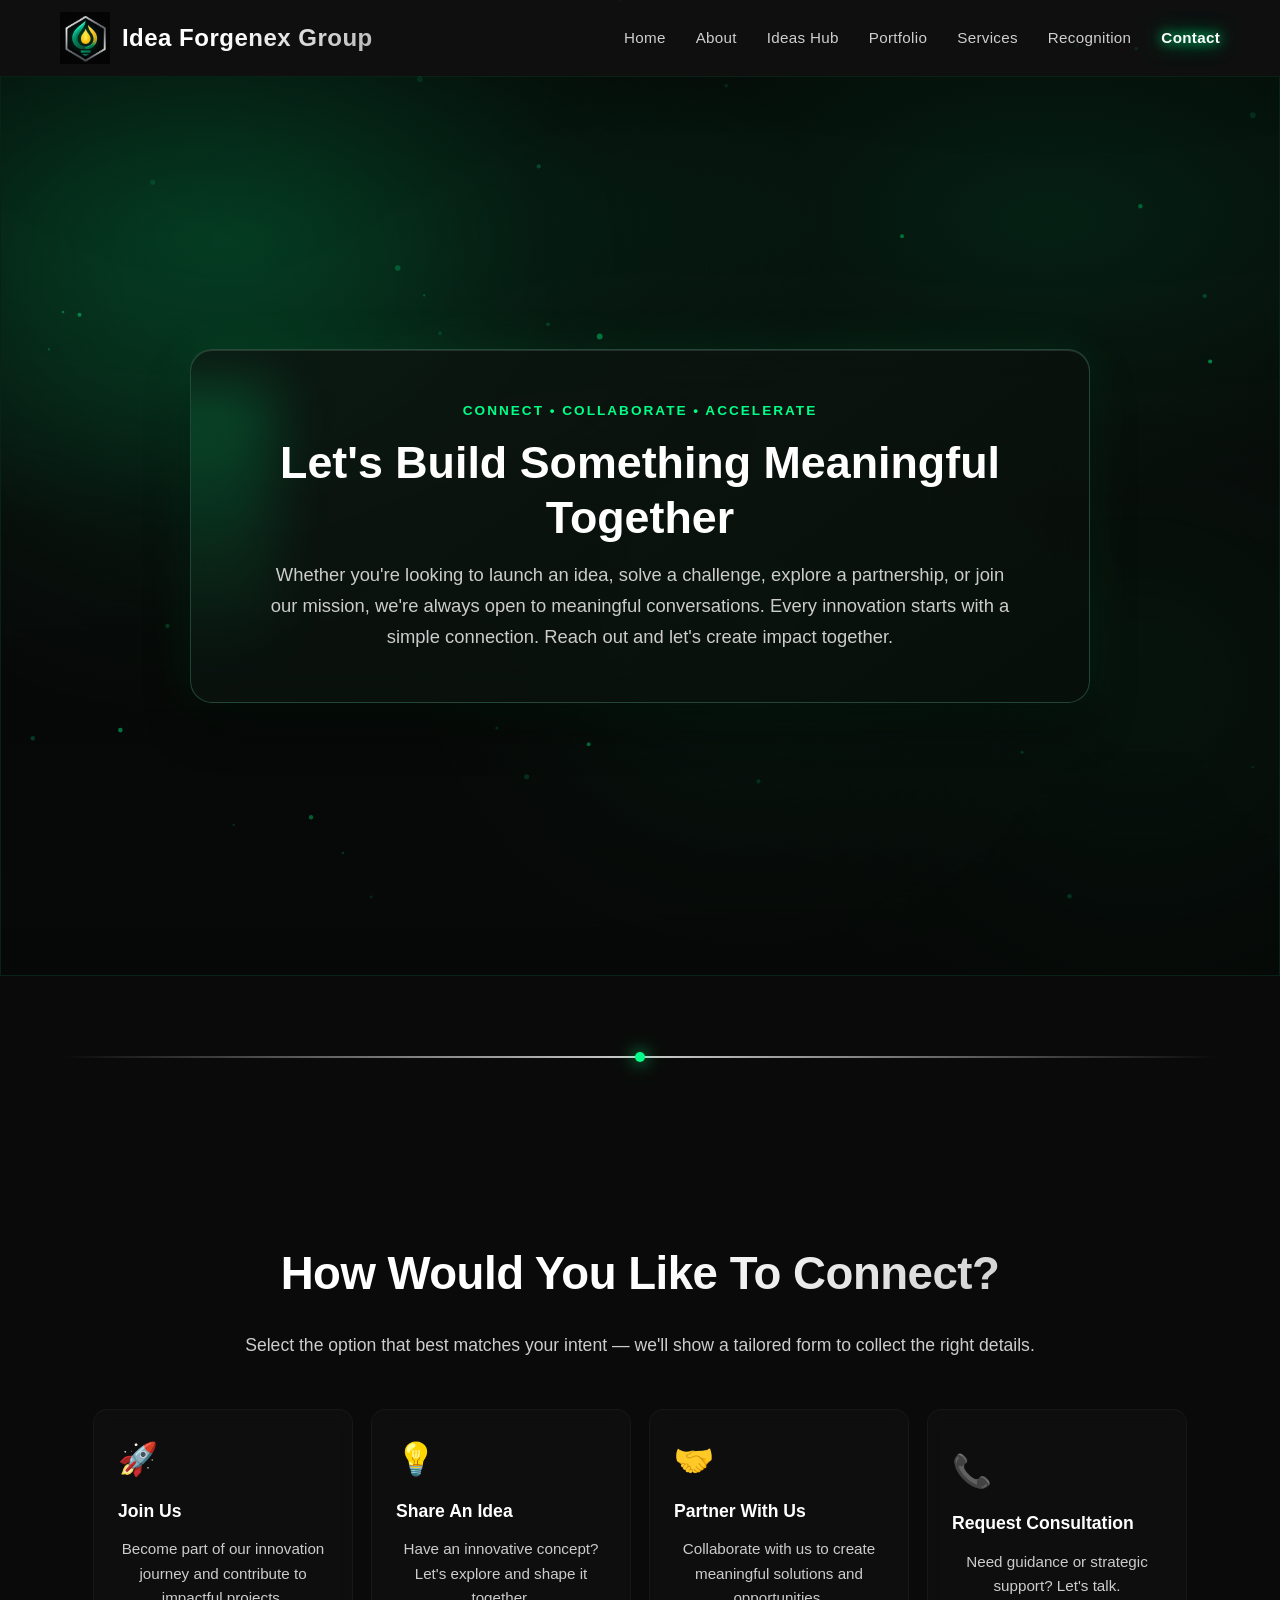
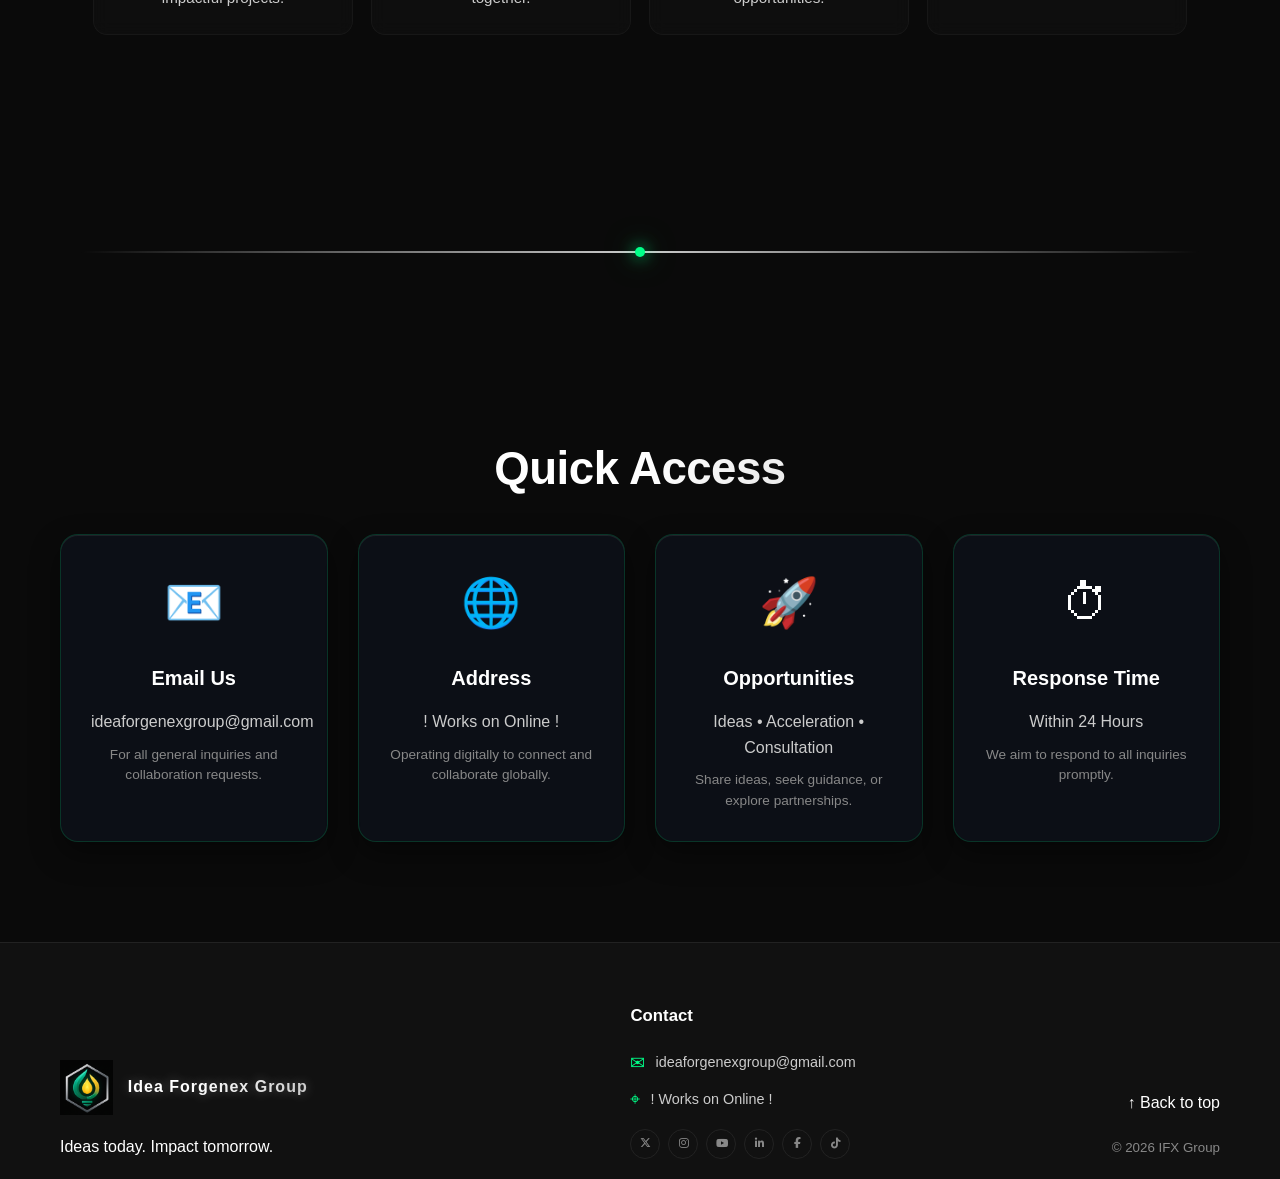
<file: IFX_Website/contact.html>
<!DOCTYPE html>
<html lang="en">
<head>
    <meta charset="UTF-8">
    <meta name="viewport" content="width=device-width, initial-scale=1.0">
    <title>Contact - Idea Forgenex Group</title>
    <link rel="stylesheet" href="style-new.css">
    <link rel="stylesheet" href="https://cdnjs.cloudflare.com/ajax/libs/font-awesome/6.5.2/css/all.min.css">
    <link href="https://fonts.googleapis.com/css2?family=Outfit:wght@400;500;600;700&display=swap" rel="stylesheet">
</head>
<body>
    <!-- Navigation (keeps site-wide consistency) -->
    <nav class="navbar">
        <div class="nav-container">
            <a href="index.html" class="nav-logo">
                <img src="images/logo.png" alt="Ideaforgenex Group Logo">
                <span class="logo-text"><span class="logo-name-long">Idea Forgenex Group</span><span class="logo-name-short">IFX Group</span></span>
            </a>
            <ul class="nav-menu">
                <li><a href="index.html" class="nav-link">Home</a></li>
                <li><a href="about.html" class="nav-link">About</a></li>
                <li><a href="ideas.html" class="nav-link">Ideas Hub</a></li>
                <li><a href="portfolio.html" class="nav-link">Portfolio</a></li>
                <li><a href="services.html" class="nav-link">Services</a></li>
                <li><a href="recognition.html" class="nav-link">Recognition</a></li>
                <li><a href="contact.html" class="nav-link active">Contact</a></li>
            </ul>
            <div class="hamburger">
                <span></span>
                <span></span>
                <span></span>
            </div>
        </div>
    </nav>

    <div id="particle-canvas-container"><canvas id="bg-canvas"></canvas></div>

    <!-- HERO SECTION -->
    <section class="hero contact-hero section" id="contact-hero">
        <div class="hero-background">
            <div class="gradient-orb orb-1"></div>
            <div class="gradient-orb orb-2"></div>
            <div class="gradient-orb orb-3"></div>
        </div>
        <div class="hero-content">
            <div class="hero-box">
                <span class="slide-label">CONNECT • COLLABORATE • ACCELERATE</span>
                <h1 class="hero-title">Let's Build Something Meaningful Together</h1>
                <p class="hero-subtitle">Whether you're looking to launch an idea, solve a challenge, explore a partnership, or join our mission, we're always open to meaningful conversations. Every innovation starts with a simple connection. Reach out and let's create impact together.</p>
            </div>
        </div>
    </section>

        <!-- Divider -->
    <div class="container">
        <div class="premium-separator"></div>
    </div>

    <div class="container">
        <!-- CHOOSE YOUR PURPOSE -->
        <section class="section" id="purpose">
            <h2 class="section-title text-center">How Would You Like To Connect?</h2>
            <p class="section-text">Select the option that best matches your intent — we&apos;ll show a tailored form to collect the right details.</p>

            <div class="purpose-cards" style="display:flex; gap:18px; justify-content:center; flex-wrap:wrap; margin-top:30px;">
                <div class="purpose-card" data-tab="join" tabindex="0" style="min-width:220px; max-width:340px; cursor:pointer;">
                    <div style="font-size:2rem">🚀</div>
                    <h3>Join Us</h3>
                    <p>Become part of our innovation journey and contribute to impactful projects.</p>
                </div>
                <div class="purpose-card" data-tab="idea" tabindex="0" style="min-width:220px; max-width:340px; cursor:pointer;">
                    <div style="font-size:2rem">💡</div>
                    <h3>Share An Idea</h3>
                    <p>Have an innovative concept? Let's explore and shape it together.</p>
                </div>
                <div class="purpose-card" data-tab="partner" tabindex="0" style="min-width:220px; max-width:340px; cursor:pointer;">
                    <div style="font-size:2rem">🤝</div>
                    <h3>Partner With Us</h3>
                    <p>Collaborate with us to create meaningful solutions and opportunities.</p>
                </div>
                <div class="purpose-card" data-tab="consult" tabindex="0" style="min-width:220px; max-width:340px; cursor:pointer;">
                    <div style="font-size:2rem">📞</div>
                    <h3>Request Consultation</h3>
                    <p>Need guidance or strategic support? Let&apos;s talk.</p>
                </div>
            </div>

            <!-- DYNAMIC SMART FORMS -->
            <div id="forms" style="margin-top:36px; display:flex; justify-content:center;">
                <div class="tab-content" id="join">
                    <div class="contact-form-wrapper">
                        <h2>Join Us</h2>
                        <p>Tell us about yourself and why you&apos;d like to contribute.</p>
                        <a href="https://forms.gle/MhzYxRKU8ad2UKwPA" target="_blank" class="btn btn-primary" style="display:inline-block; margin-top:20px;">🚀 Join Us Form</a>
                    </div>
                </div>

                <div class="tab-content" id="idea">
                    <div class="contact-form-wrapper">
                        <h2>Share An Idea</h2>
                        <p>Give us the essentials and we&apos;ll follow up to explore possibilities.</p>
                        <a href="https://forms.gle/qqyaD1DkBgfdUteLA" target="_blank" class="btn btn-primary" style="display:inline-block; margin-top:20px;">💡 Share Idea Form</a>
                    </div>
                </div>

                <div class="tab-content" id="partner">
                    <div class="contact-form-wrapper">
                        <h2>Partner With Us</h2>
                        <p>Share partnership details and goals so we can evaluate fit.</p>
                        <a href="https://forms.gle/Bpe88n4QBLsgFrAR6" target="_blank" class="btn btn-primary" style="display:inline-block; margin-top:20px;">🤝 Partner Form</a>
                    </div>
                </div>

                <div class="tab-content" id="consult">
                    <div class="contact-form-wrapper">
                        <h2>Request Consultation</h2>
                        <p>Describe your challenge and preferred meeting mode.</p>
                        <a href="https://forms.gle/dSKQUrs7EdMsPLcn7" target="_blank" class="btn btn-primary" style="display:inline-block; margin-top:20px;">📞 Consultation Form</a>
                    </div>
                </div>
            </div>
        </section>

            <!-- Divider -->
    <div class="container">
        <div class="premium-separator"></div>
    </div>

        <!-- QUICK ACCESS INFORMATION -->
        <section class="section" id="quick-access">
            <h2 class="section-title text-center">Quick Access</h2>
            <div class="contact-info-grid" style="margin-top:28px;">
                <div class="contact-info-card">
                    <div class="contact-icon">📧</div>
                    <h3>Email Us</h3>
                    <p>ideaforgenexgroup@gmail.com</p>
                    <small style="color:var(--text-dark);">For all general inquiries and collaboration requests.</small>
                </div>
                <div class="contact-info-card">
                    <div class="contact-icon">🌐</div>
                    <h3>Address</h3>
                    <p>! Works on Online !</p>
                    <small style="color:var(--text-dark);">Operating digitally to connect and collaborate globally.</small>
                </div>
                <div class="contact-info-card">
                    <div class="contact-icon">🚀</div>
                    <h3>Opportunities</h3>
                    <p>Ideas • Acceleration • Consultation</p>
                    <small style="color:var(--text-dark);">Share ideas, seek guidance, or explore partnerships.</small>
                </div>
                <div class="contact-info-card">
                    <div class="contact-icon">⏱</div>
                    <h3>Response Time</h3>
                    <p>Within 24 Hours</p>
                    <small style="color:var(--text-dark);">We aim to respond to all inquiries promptly.</small>
                </div>
            </div>
        </section>

    </div>

    <!-- Success Popup -->
    <div id="successModal" class="modal">
        <div class="modal-content modal-body">
            <span class="close-modal" onclick="closeSuccess()">&times;</span>
            <h2>Thanks — We received your submission</h2>
            <p>Our team will review your message and reach out within 24 hours. Meanwhile, explore our Ideas Hub or Portfolio.</p>
            <div style="margin-top:20px; display:flex; gap:12px;">
                <a href="ideas.html" class="btn btn-outline">Explore Ideas</a>
                <a href="portfolio.html" class="btn btn-primary">View Portfolio</a>
            </div>
        </div>
    </div>

     <!-- Footer -->
    <footer class="footer">
        <div class="container">
            <div class="footer-content footer-content-minimal">
                <div class="footer-brand">
                    <div class="brand-logo-wrapper">
                        <img src="images/logo.png" alt="Ideaforgenex Group Logo">
                        <span class="brand-name"><span class="logo-name-long">Idea Forgenex Group</span><span class="logo-name-short">IFX Group</span></span>
                    </div>
                    <p class="footer-quote">Ideas today. Impact tomorrow.</p>
                </div>
                <div class="footer-contact">
                    <h4>Contact</h4>
                    <a class="footer-contact-item" href="mailto:ideaforgenexgroup@gmail.com"><span aria-hidden="true">✉</span> ideaforgenexgroup@gmail.com</a>
                    <span class="footer-contact-item"><span aria-hidden="true">⌖</span> ! Works on Online !</span>
                    <div class="footer-socials" aria-label="Social media channels">
                        <a href="https://x.com" class="social-icon" title="X / Twitter" aria-label="X / Twitter" target="_blank" rel="noopener noreferrer"><i class="fa-brands fa-x-twitter" aria-hidden="true"></i></a>
                        <a href="https://instagram.com" class="social-icon" title="Instagram" aria-label="Instagram" target="_blank" rel="noopener noreferrer"><i class="fa-brands fa-instagram" aria-hidden="true"></i></a>
                        <a href="https://youtube.com" class="social-icon" title="YouTube" aria-label="YouTube" target="_blank" rel="noopener noreferrer"><i class="fa-brands fa-youtube" aria-hidden="true"></i></a>
                        <a href="https://linkedin.com" class="social-icon" title="LinkedIn" aria-label="LinkedIn" target="_blank" rel="noopener noreferrer"><i class="fa-brands fa-linkedin-in" aria-hidden="true"></i></a>
                        <a href="https://facebook.com" class="social-icon" title="Facebook" aria-label="Facebook" target="_blank" rel="noopener noreferrer"><i class="fa-brands fa-facebook-f" aria-hidden="true"></i></a>
                        <a href="https://tiktok.com" class="social-icon" title="TikTok" aria-label="TikTok" target="_blank" rel="noopener noreferrer"><i class="fa-brands fa-tiktok" aria-hidden="true"></i></a>
                    </div>
                </div>
                <div class="footer-back-to-top">
                    <button class="back-to-top" type="button" onclick="window.scrollTo({ top: 0, behavior: 'smooth' });">↑ <span>Back to top</span></button>
                    <small>© 2026 IFX Group</small>
                </div>
            </div>
        </div>
    </footer>

    <script src="script.js"></script>
    <script>
        // Wire up purpose cards to show forms (ensures first load keeps none visible)
        function showTab(id){
            if(!id) return;
            document.querySelectorAll('.purpose-card').forEach(c => c.classList.remove('active'));
            document.querySelectorAll('.tab-content').forEach(t => t.classList.remove('active'));
            const card = document.querySelector(`.purpose-card[data-tab="${id}"]`);
            if(card) card.classList.add('active');
            const el = document.getElementById(id);
            if(el){ el.classList.add('active'); el.scrollIntoView({behavior:'smooth', block:'start'}); }
        }

        document.querySelectorAll('.purpose-card').forEach(card => {
            card.addEventListener('click', () => {
                const id = card.getAttribute('data-tab');
                showTab(id);
            });
            card.addEventListener('keypress', (e) => { if (e.key === 'Enter') card.click(); });
        });

        // Open tab from URL query param (supports aliases)
        (function(){
            const params = new URLSearchParams(window.location.search);
            const raw = params.get('tab');
            if(!raw) return;
            const aliasMap = {
                'project': 'partner',
                'collaborate': 'partner',
                'collab': 'partner',
                'idea': 'idea',
                'join': 'join',
                'consult': 'consult',
                'enquiry': 'consult',
                'enquire': 'consult',
                'contact': 'join'
            };
            const key = raw.toLowerCase();
            const target = aliasMap[key] || key;
            // delay slightly to allow DOM/CSS to settle
            setTimeout(() => showTab(target), 250);
        })();

        // Enhance existing handleFormSubmit to show loader + success modal
        const originalHandle = window.handleFormSubmit;
        window.handleFormSubmit = function(e, type){
            e.preventDefault();
            const form = e.target;
            const submitBtn = form.querySelector('button[type="submit"]');
            const loader = form.querySelector('.submit-loader');
            if(submitBtn){ submitBtn.disabled = true; submitBtn.style.opacity = 0.6; }
            if(loader) loader.style.display = 'inline-block';

            // Simulate async submit
            setTimeout(()=>{
                if(submitBtn){ submitBtn.disabled = false; submitBtn.style.opacity = 1; }
                if(loader) loader.style.display = 'none';
                form.reset();
                // show success modal
                const modal = document.getElementById('successModal');
                if(modal){ modal.classList.add('active'); document.body.style.overflow = 'hidden'; }
            }, 900);

            // Log to console as well
            try{ const data = Object.fromEntries(new FormData(form)); console.log(type + ' form submitted:', data); }catch(err){ console.warn('Form serializing failed', err); }
        };

        function closeSuccess(){
            const modal = document.getElementById('successModal');
            if(modal) modal.classList.remove('active');
            document.body.style.overflow = 'auto';
        }

        // Close modal when clicked outside
        const successModalEl = document.getElementById('successModal');
        if(successModalEl){ successModalEl.addEventListener('click', (e)=>{ if(e.target.id === 'successModal') closeSuccess(); }); }

    </script>
</body>
</html>
</file>
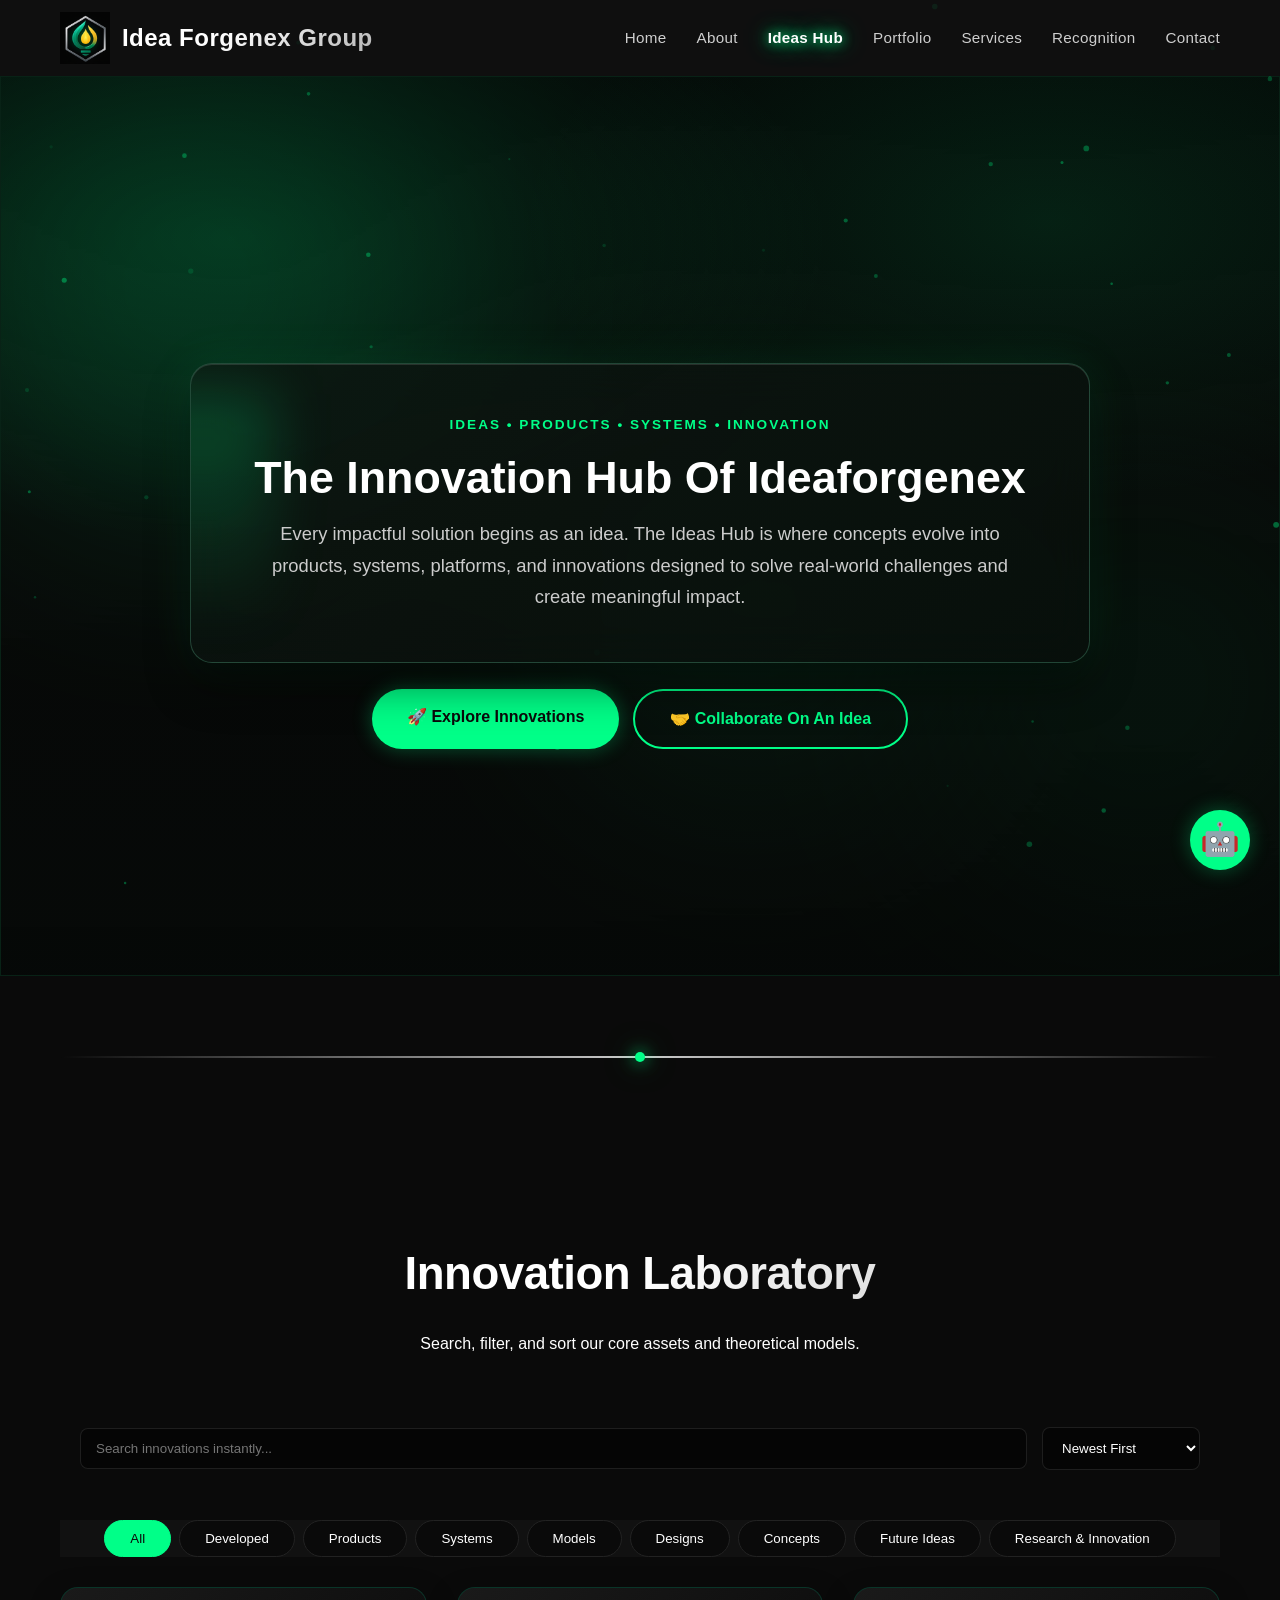
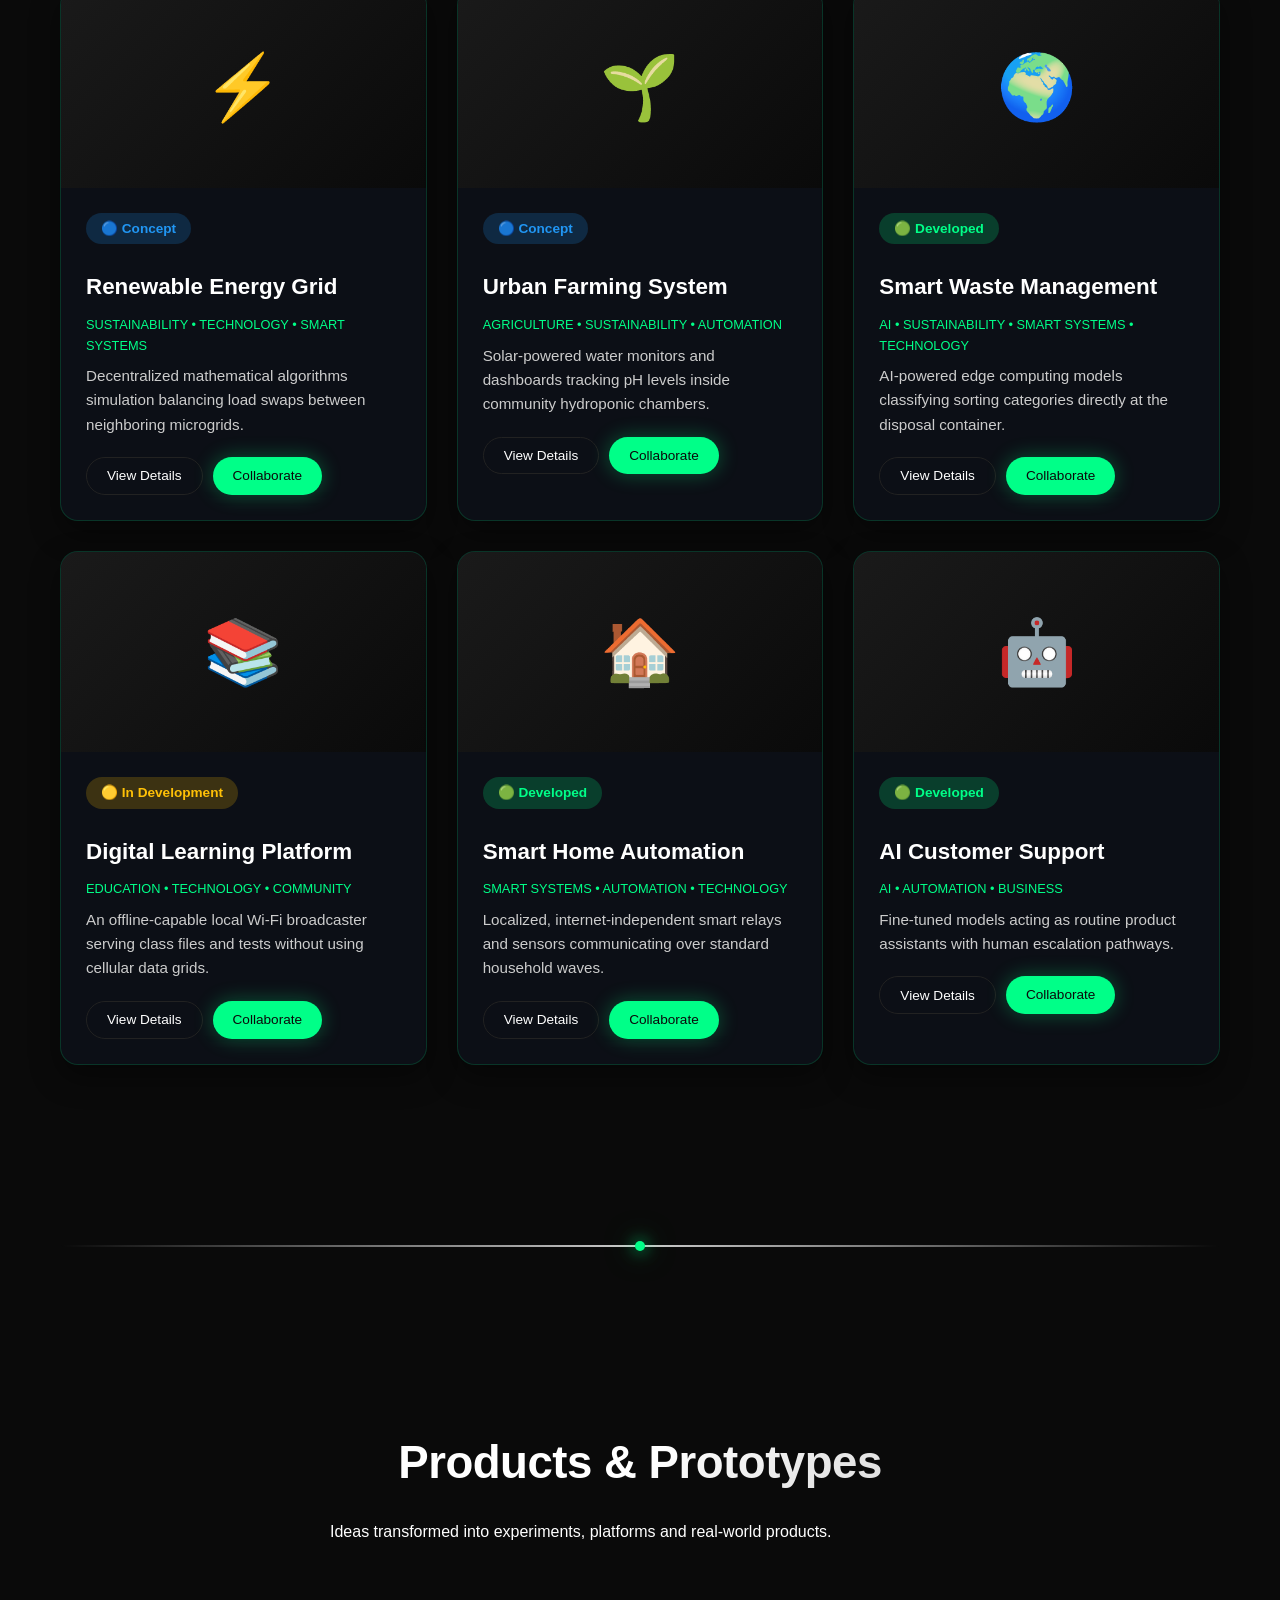
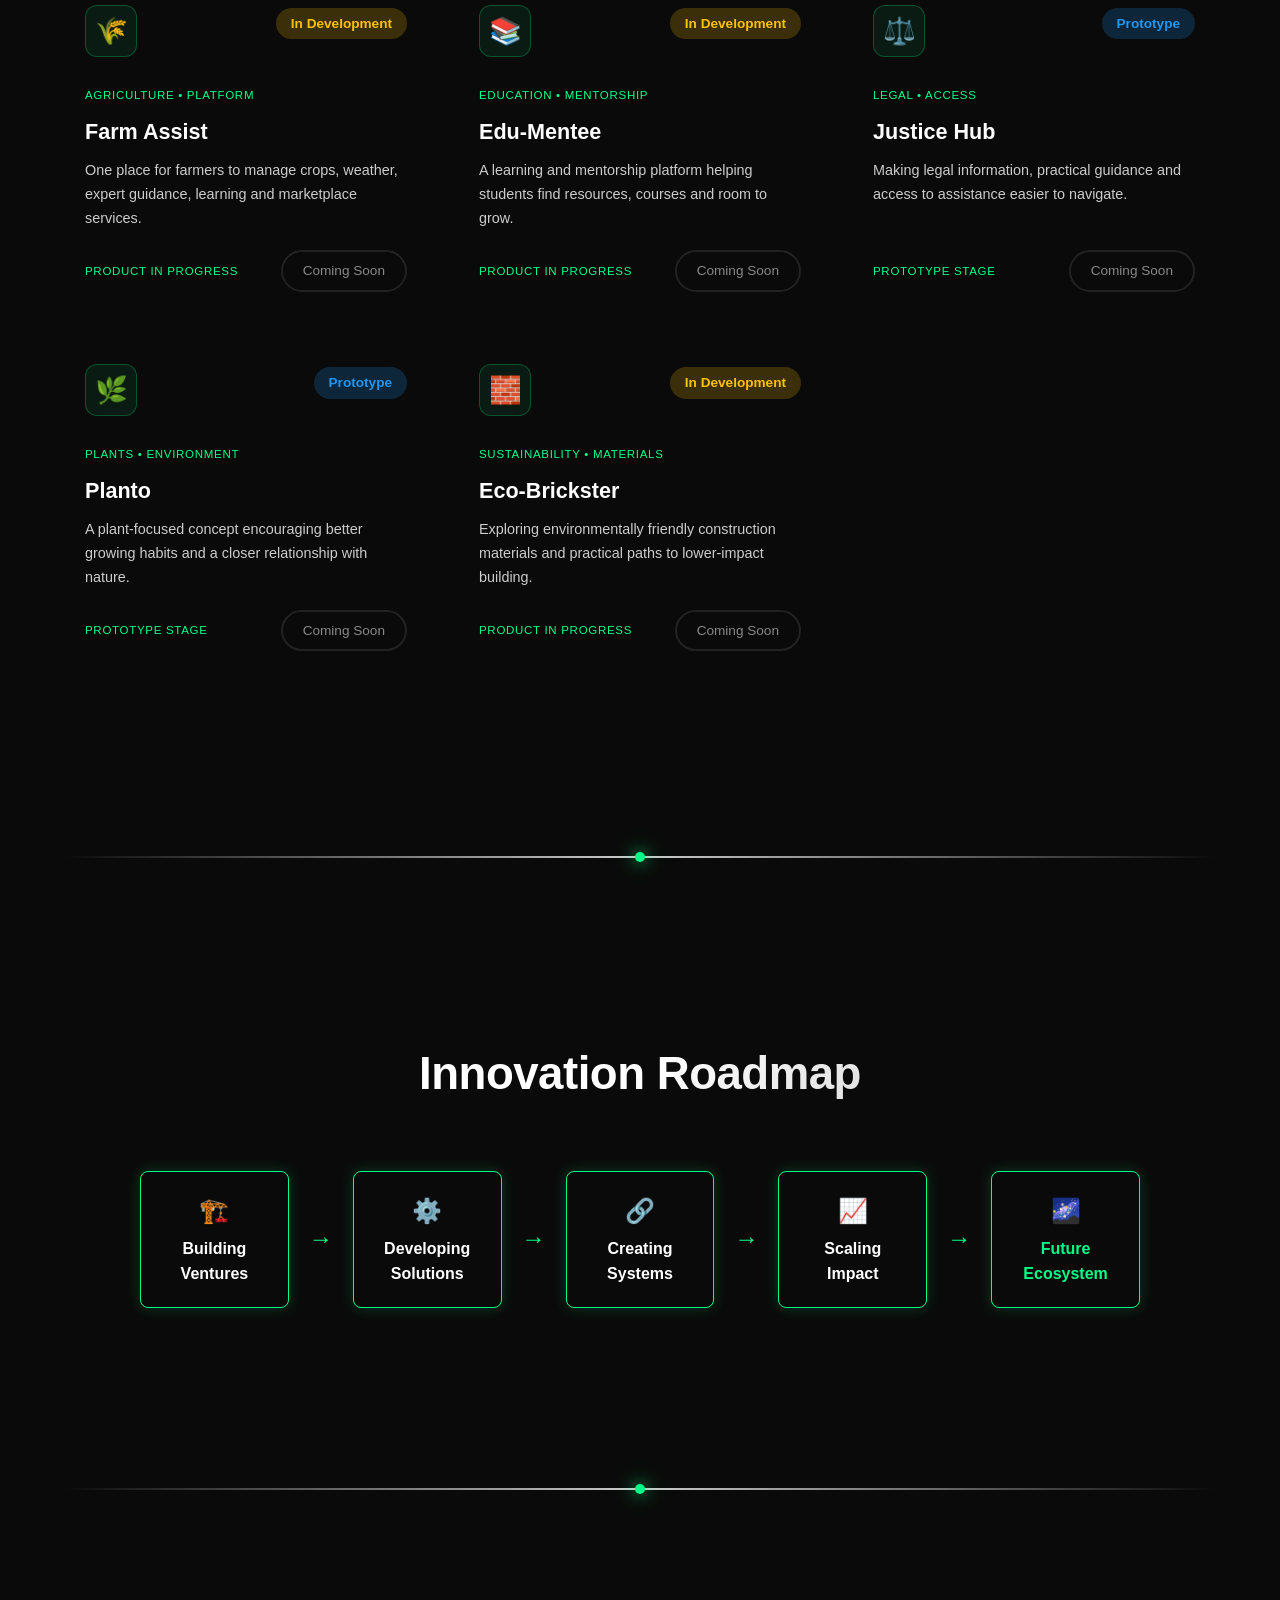
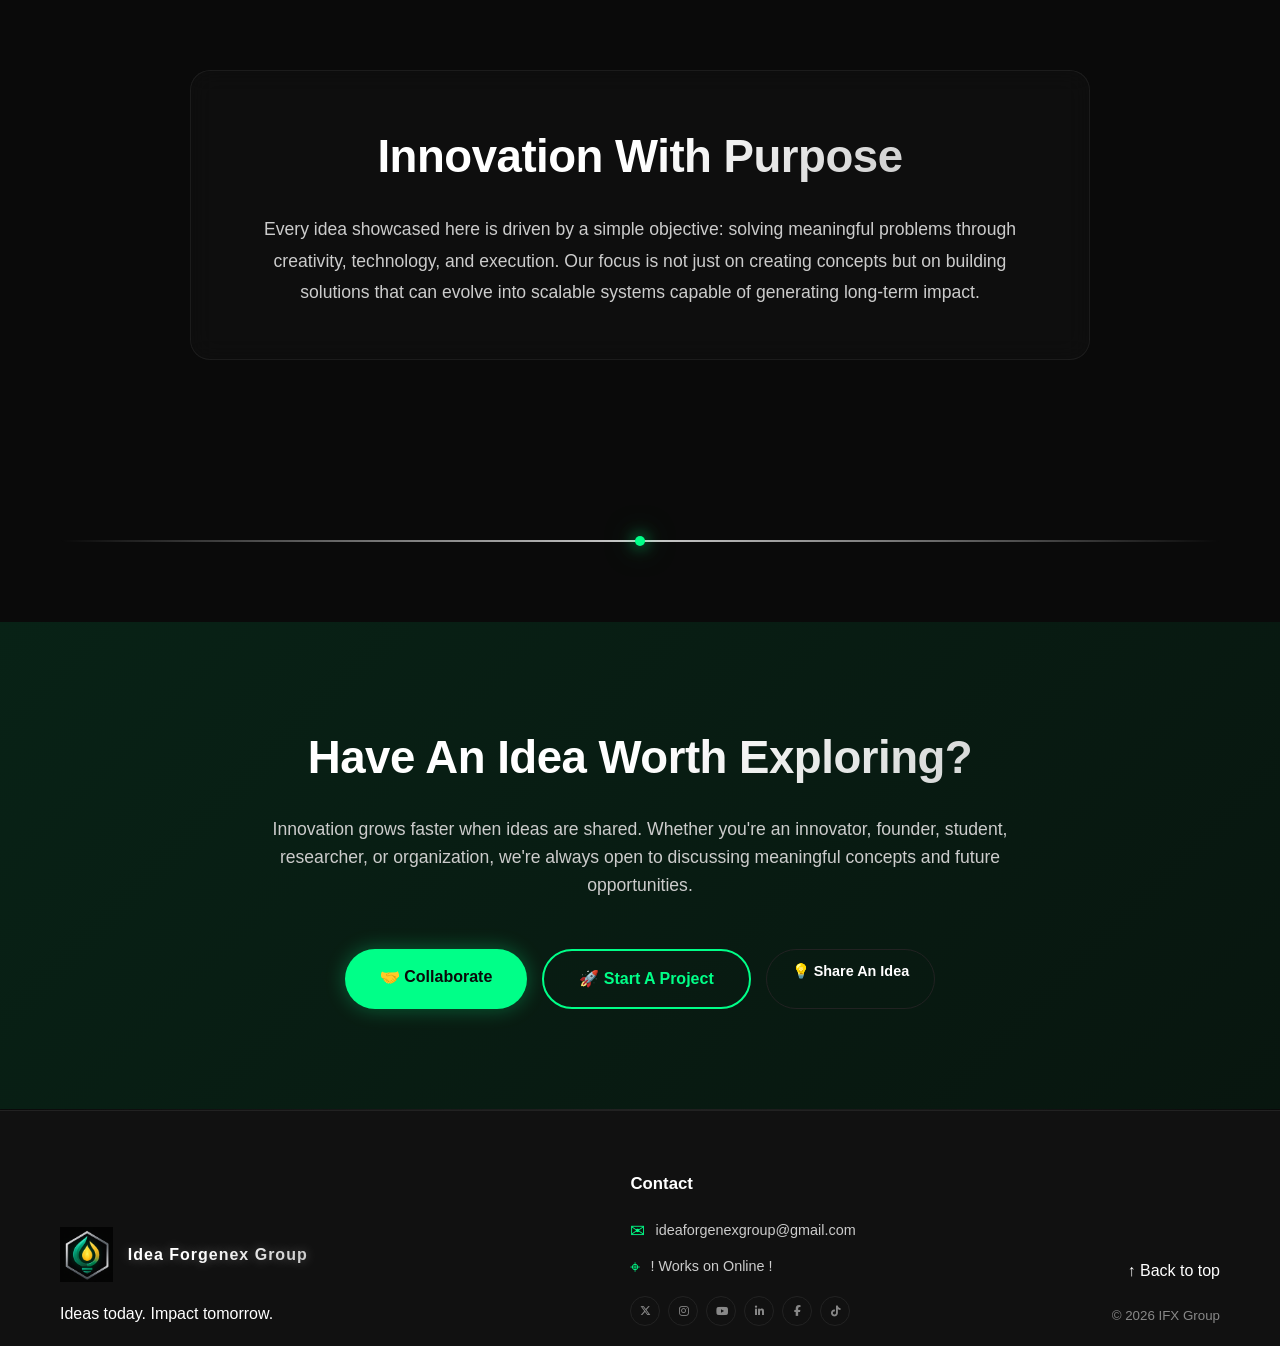
<file: IFX_Website/ideas.html>
<!DOCTYPE html>
<html lang="en">
<head>
    <meta charset="UTF-8">
    <meta name="viewport" content="width=device-width, initial-scale=1.0">
    <meta name="description" content="Explore Ideaforgenex Group's Ideas Hub - explore innovative products, systems, models, concepts, and future visions.">
    <title>Ideas Hub - Ideaforgenex Group</title>
    <link href="https://fonts.googleapis.com/css2?family=Outfit:wght@400;500;600;700&display=swap" rel="stylesheet">
    <link rel="stylesheet" href="style-new.css">
    <link rel="stylesheet" href="https://cdnjs.cloudflare.com/ajax/libs/font-awesome/6.5.2/css/all.min.css">
</head>
<body id="top">
    <!-- Floating Background Particles Canvas -->
    <div id="particle-canvas-container">
        <canvas id="bg-canvas"></canvas>
    </div>

    <!-- Navigation -->
    <nav class="navbar">
        <div class="nav-container">
            <a href="index.html" class="nav-logo">
                <img src="images/logo.png" alt="Ideaforgenex Group Logo">
                <span class="logo-text"><span class="logo-name-long">Idea Forgenex Group</span><span class="logo-name-short">IFX Group</span></span>
            </a>
            <ul class="nav-menu">
                <li><a href="index.html" class="nav-link active">Home</a></li>
                <li><a href="about.html" class="nav-link">About</a></li>
                <li><a href="ideas.html" class="nav-link">Ideas Hub</a></li>
                <li><a href="portfolio.html" class="nav-link">Portfolio</a></li>
                <li><a href="services.html" class="nav-link">Services</a></li>
                <li><a href="recognition.html" class="nav-link">Recognition</a></li>
                <li><a href="contact.html" class="nav-link">Contact</a></li>
            </ul>
            <div class="hamburger">
                <span></span>
                <span></span>
                <span></span>
            </div>
        </div>
    </nav>

    <!-- Hero Section -->
    <section class="hero contact-hero">
        <div class="hero-background">
            <div class="gradient-orb orb-1"></div>
            <div class="gradient-orb orb-2"></div>
            <div class="gradient-orb orb-3"></div>
        </div>
        <div class="hero-content">
            <div class="hero-box">
                <span class="slide-label">IDEAS • PRODUCTS • SYSTEMS • INNOVATION</span>
                <h1 class="hero-title">The Innovation Hub Of Ideaforgenex</h1>
                <p class="hero-subtitle">Every impactful solution begins as an idea. The Ideas Hub is where concepts evolve into products, systems, platforms, and innovations designed to solve real-world challenges and create meaningful impact.</p>
            </div>
            <div class="hero-actions">
                <a href="#innovations" class="btn btn-primary">🚀 Explore Innovations</a>
                <a href="contact.html?tab=idea" class="btn btn-secondary">🤝 Collaborate On An Idea</a>
            </div>
        </div>
    </section>

    <!-- Divider -->
    <div class="container">
        <div class="premium-separator"></div>
    </div>

    <!-- Main Innovations Dashboard -->
    <section id="innovations" class="innovations-dashboard section">
        <div class="container">
            <div class="section-header" style="text-align: center; margin-bottom: 50px;">
                <h2 class="section-title">Innovation Laboratory</h2>
                <p class="section-subtitle">Search, filter, and sort our core assets and theoretical models.</p>
            </div>

            <!-- Search, Sort & Tag Filters -->
            <div class="search-sort-bar glass-card" style="padding: 20px; border-radius: 12px; margin-bottom: 30px; display: flex; flex-wrap: wrap; justify-content: space-between; align-items: center; gap: 15px;">
                <div style="flex: 1; min-width: 250px; position: relative;">
                    <input type="text" id="search-bar" placeholder="Search innovations instantly..." style="width: 100%; padding: 12px 15px; border-radius: 8px; border: 1px solid rgba(255,255,255,0.1); background: rgba(0,0,0,0.5); color: #fff; font-family: inherit;" onkeyup="filterAndSortGrid()">
                </div>
                
                <div style="display: flex; gap: 15px; flex-wrap: wrap; align-items: center;">
                    <div>
                        <select id="sort-select" style="padding: 12px 15px; border-radius: 8px; border: 1px solid rgba(255,255,255,0.1); background: rgba(0,0,0,0.5); color: #fff; font-family: inherit;" onchange="filterAndSortGrid()">
                            <option value="newest">Newest First</option>
                            <option value="impactful">Most Impactful</option>
                            <option value="developed">Developed Status</option>
                            <option value="concept">Concept Status</option>
                        </select>
                    </div>
                </div>
            </div>

            <!-- Category Filters -->
            <div class="filter-section" style="margin-bottom: 30px; text-align: center;">
                <div class="filter-buttons" style="display: flex; gap: 8px; justify-content: center; flex-wrap: wrap;">
                    <button class="filter-btn active" data-cat="all">All</button>
                    <button class="filter-btn" data-cat="developed">Developed</button>
                    <button class="filter-btn" data-cat="products">Products</button>
                    <button class="filter-btn" data-cat="systems">Systems</button>
                    <button class="filter-btn" data-cat="models">Models</button>
                    <button class="filter-btn" data-cat="designs">Designs</button>
                    <button class="filter-btn" data-cat="concepts">Concepts</button>
                    <button class="filter-btn" data-cat="future">Future Ideas</button>
                    <button class="filter-btn" data-cat="research">Research & Innovation</button>
                </div>
            </div>

            <!-- Ideas Hub Grid -->
            <div id="ideas-hub-grid" class="ideas-grid">
                <!-- Data populated dynamically via JS to allow live filters/sort/search -->
            </div>
        </div>
    </section>

    <!-- Divider -->
    <div class="container">
        <div class="premium-separator"></div>
    </div>

    <!-- Products & Prototypes -->
    <section class="products-prototypes section">
        <div class="container">
            <div class="section-header products-header">
                <h2 class="section-title">Products & Prototypes</h2>
                <p class="section-subtitle">Ideas transformed into experiments, platforms and real-world products.</p>
            </div>
            <div class="product-grid">
                <article class="product-card glass-card">
                    <div class="product-card-top"><div class="product-icon" aria-hidden="true">🌾</div><span class="status-badge ongoing">In Development</span></div>
                    <div class="product-card-content"><span class="product-category">Agriculture • Platform</span><h3>Farm Assist</h3><p>One place for farmers to manage crops, weather, expert guidance, learning and marketplace services.</p></div>
                    <div class="product-card-actions"><span class="project-status">Product in progress</span><span class="btn btn-secondary btn-sm btn-disabled" aria-disabled="true">Coming Soon</span></div>
                </article>
                <article class="product-card glass-card">
                    <div class="product-card-top"><div class="product-icon" aria-hidden="true">📚</div><span class="status-badge ongoing">In Development</span></div>
                    <div class="product-card-content"><span class="product-category">Education • Mentorship</span><h3>Edu-Mentee</h3><p>A learning and mentorship platform helping students find resources, courses and room to grow.</p></div>
                    <div class="product-card-actions"><span class="project-status">Product in progress</span><span class="btn btn-secondary btn-sm btn-disabled" aria-disabled="true">Coming Soon</span></div>
                </article>
                <article class="product-card glass-card">
                    <div class="product-card-top"><div class="product-icon" aria-hidden="true">⚖️</div><span class="status-badge future">Prototype</span></div>
                    <div class="product-card-content"><span class="product-category">Legal • Access</span><h3>Justice Hub</h3><p>Making legal information, practical guidance and access to assistance easier to navigate.</p></div>
                    <div class="product-card-actions"><span class="project-status">Prototype stage</span><span class="btn btn-secondary btn-sm btn-disabled" aria-disabled="true">Coming Soon</span></div>
                </article>
                <article class="product-card glass-card">
                    <div class="product-card-top"><div class="product-icon" aria-hidden="true">🌿</div><span class="status-badge future">Prototype</span></div>
                    <div class="product-card-content"><span class="product-category">Plants • Environment</span><h3>Planto</h3><p>A plant-focused concept encouraging better growing habits and a closer relationship with nature.</p></div>
                    <div class="product-card-actions"><span class="project-status">Prototype stage</span><span class="btn btn-secondary btn-sm btn-disabled" aria-disabled="true">Coming Soon</span></div>
                </article>
                <article class="product-card glass-card">
                    <div class="product-card-top"><div class="product-icon" aria-hidden="true">🧱</div><span class="status-badge ongoing">In Development</span></div>
                    <div class="product-card-content"><span class="product-category">Sustainability • Materials</span><h3>Eco-Brickster</h3><p>Exploring environmentally friendly construction materials and practical paths to lower-impact building.</p></div>
                    <div class="product-card-actions"><span class="project-status">Product in progress</span><span class="btn btn-secondary btn-sm btn-disabled" aria-disabled="true">Coming Soon</span></div>
                </article>
            </div>
        </div>
    </section>

    <!-- Divider -->
    <div class="container">
        <div class="premium-separator"></div>
    </div>

    <!-- Innovation Roadmap -->
    <section class="innovation-roadmap section">
        <div class="container">
            <h2 class="section-title" style="text-align: center; margin-bottom: 60px;">Innovation Roadmap</h2>
            <div class="journey-timeline" style="display: flex; justify-content: space-between; align-items: center; max-width: 1000px; margin: 0 auto; flex-wrap: wrap; gap: 20px; position: relative;">
                <div class="timeline-step glass-card" style="padding: 20px; border-radius: 8px; text-align: center; flex: 1; min-width: 120px; border: 1px solid var(--primary-color); box-shadow: 0 0 15px rgba(0, 255, 136, 0.2);">
                    <div style="font-size: 1.5rem; margin-bottom: 5px;">🏗️</div>
                    <h4 style="color:var(--text-white);">Building Ventures</h4>
                </div>
                <div class="timeline-arrow" style="color: var(--primary-color); font-weight: bold; font-size:1.5rem;">→</div>
                <div class="timeline-step glass-card" style="padding: 20px; border-radius: 8px; text-align: center; flex: 1; min-width: 120px; border: 1px solid var(--primary-color); box-shadow: 0 0 15px rgba(0, 255, 136, 0.2);">
                    <div style="font-size: 1.5rem; margin-bottom: 5px;">⚙️</div>
                    <h4 style="color:var(--text-white);">Developing Solutions</h4>
                </div>
                <div class="timeline-arrow" style="color: var(--primary-color); font-weight: bold; font-size:1.5rem;">→</div>
                <div class="timeline-step glass-card" style="padding: 20px; border-radius: 8px; text-align: center; flex: 1; min-width: 120px; border: 1px solid var(--primary-color); box-shadow: 0 0 15px rgba(0, 255, 136, 0.2);">
                    <div style="font-size: 1.5rem; margin-bottom: 5px;">🔗</div>
                    <h4 style="color:var(--text-white);">Creating Systems</h4>
                </div>
                <div class="timeline-arrow" style="color: var(--primary-color); font-weight: bold; font-size:1.5rem;">→</div>
                <div class="timeline-step glass-card" style="padding: 20px; border-radius: 8px; text-align: center; flex: 1; min-width: 120px; border: 1px solid var(--primary-color); box-shadow: 0 0 15px rgba(0, 255, 136, 0.2);">
                    <div style="font-size: 1.5rem; margin-bottom: 5px;">📈</div>
                    <h4 style="color:var(--text-white);">Scaling Impact</h4>
                </div>
                <div class="timeline-arrow" style="color: var(--primary-color); font-weight: bold; font-size:1.5rem;">→</div>
                <div class="timeline-step glass-card" style="padding: 20px; border-radius: 8px; text-align: center; flex: 1; min-width: 120px; border: 1px solid var(--primary-color); box-shadow: 0 0 15px rgba(0, 255, 136, 0.2);">
                    <div style="font-size: 1.5rem; margin-bottom: 5px;">🌌</div>
                    <h4 style="color:var(--primary-color);">Future Ecosystem</h4>
                </div>
            </div>
        </div>
    </section>

    <!-- Divider -->
    <div class="container">
        <div class="premium-separator"></div>
    </div>

    <!-- Why These Ideas Matter -->
    <section class="purpose-block section">
        <div class="container">
            <div class="why-us-card glass-card" style="padding: 50px; text-align: center; max-width: 900px; margin: 0 auto;">
                <h2 class="section-title" style="margin-bottom: 20px;">Innovation With Purpose</h2>
                <p style="color: var(--text-gray); line-height: 1.8; font-size: 1.1rem;">
                    Every idea showcased here is driven by a simple objective: solving meaningful problems through creativity, technology, and execution.
                    Our focus is not just on creating concepts but on building solutions that can evolve into scalable systems capable of generating long-term impact.
                </p>
            </div>
        </div>
    </section>

    <!-- Divider -->
    <div class="container">
        <div class="premium-separator"></div>
    </div>

    <!-- Collaboration Section -->
    <section class="cta-section section">
        <div class="container">
            <h2 class="section-title">Have An Idea Worth Exploring?</h2>
            <p class="section-text">
                Innovation grows faster when ideas are shared. Whether you're an innovator, founder, student, researcher, or organization, we're always open to discussing meaningful concepts and future opportunities.
            </p>
            <div class="cta-buttons" style="margin-top: 30px; display: flex; gap: 15px; justify-content: center; flex-wrap: wrap;">
                <a href="contact.html?tab=collaborate" class="btn btn-primary">🤝 Collaborate</a>
                <a href="contact.html?tab=project" class="btn btn-secondary">🚀 Start A Project</a>
                <a href="contact.html?tab=idea" class="btn btn-outline">💡 Share An Idea</a>
            </div>
        </div>
    </section>

    <hr class="footer-divider-line">
    
     <!-- Footer -->
    <footer class="footer">
        <div class="container">
            <div class="footer-content footer-content-minimal">
                <div class="footer-brand">
                    <div class="brand-logo-wrapper">
                        <img src="images/logo.png" alt="Ideaforgenex Group Logo">
                        <span class="brand-name"><span class="logo-name-long">Idea Forgenex Group</span><span class="logo-name-short">IFX Group</span></span>
                    </div>
                    <p class="footer-quote">Ideas today. Impact tomorrow.</p>
                </div>
                <div class="footer-contact">
                    <h4>Contact</h4>
                    <a class="footer-contact-item" href="mailto:ideaforgenexgroup@gmail.com"><span aria-hidden="true">✉</span> ideaforgenexgroup@gmail.com</a>
                    <span class="footer-contact-item"><span aria-hidden="true">⌖</span> ! Works on Online !</span>
                    <div class="footer-socials" aria-label="Social media channels">
                        <a href="https://x.com" class="social-icon" title="X / Twitter" aria-label="X / Twitter" target="_blank" rel="noopener noreferrer"><i class="fa-brands fa-x-twitter" aria-hidden="true"></i></a><a href="https://instagram.com" class="social-icon" title="Instagram" aria-label="Instagram" target="_blank" rel="noopener noreferrer"><i class="fa-brands fa-instagram" aria-hidden="true"></i></a><a href="https://youtube.com" class="social-icon" title="YouTube" aria-label="YouTube" target="_blank" rel="noopener noreferrer"><i class="fa-brands fa-youtube" aria-hidden="true"></i></a><a href="https://linkedin.com" class="social-icon" title="LinkedIn" aria-label="LinkedIn" target="_blank" rel="noopener noreferrer"><i class="fa-brands fa-linkedin-in" aria-hidden="true"></i></a><a href="https://facebook.com" class="social-icon" title="Facebook" aria-label="Facebook" target="_blank" rel="noopener noreferrer"><i class="fa-brands fa-facebook-f" aria-hidden="true"></i></a><a href="https://tiktok.com" class="social-icon" title="TikTok" aria-label="TikTok" target="_blank" rel="noopener noreferrer"><i class="fa-brands fa-tiktok" aria-hidden="true"></i></a>
                    </div>
                </div>
                <div class="footer-back-to-top">
                    <button class="back-to-top" type="button" onclick="window.scrollTo({ top: 0, behavior: 'smooth' });">↑ <span>Back to top</span></button>
                    <small>© 2026 IFX Group</small>
                </div>
            </div>
        </div>
    </footer>

    <!-- Idea Detail Modal -->
    <div id="ideaDetailModal" class="modal">
        <div class="modal-content glass-card" style="max-width: 800px; padding: 40px; border: 1px solid var(--primary-color);">
            <span class="close-modal" onclick="closeIdeaDetails()">&times;</span>
            <div id="ideaDetailBody">
                <!-- Dynamic Content Populated by JS -->
            </div>
        </div>
    </div>

    <!-- Floating AI Assistant -->
    <div class="ai-assistant">
        <div class="ai-button" onclick="toggleAIChat()">
            <span class="ai-icon">🤖</span>
        </div>
        <div class="ai-chat" id="aiChat">
            <div class="chat-header">
                <h3>IFG Assistant</h3>
                <span class="close-chat" onclick="toggleAIChat()">&times;</span>
            </div>
            <div class="chat-messages" id="chatMessages">
                <div class="message ai-message">
                    <p>Hello! I'm the IFG Assistant. How can I help you today?</p>
                </div>
            </div>
            <div class="chat-options">
                <button class="chat-option" onclick="sendAIQuery('What is Ideaforgenex?')">What is Ideaforgenex?</button>
                <button class="chat-option" onclick="sendAIQuery('What services do you offer?')">Services</button>
                <button class="chat-option" onclick="sendAIQuery('Who is the founder?')">Founder</button>
                <button class="chat-option" onclick="sendAIQuery('How can I collaborate?')">Collaborate</button>
            </div>
            <div class="chat-input">
                <input type="text" id="chatInput" placeholder="Type your message..." onkeypress="handleChatKeypress(event)">
                <button onclick="sendChatMessage()">Send</button>
            </div>
        </div>
    </div>

    <script src="script.js"></script>
    <script>
        // Core data structure for all ideas (combines specifications for search, sort, filter, details, maturity index, impact scale)
        const innovationsData = [
            {
                id: "waste",
                title: "Smart Waste Management",
                category: "developed",
                tags: ["AI", "Sustainability", "Smart Systems", "Technology"],
                icon: "🌍",
                badge: "🟢 Developed",
                badgeClass: "live",
                date: 2024,
                impact: 95,
                description: "AI-powered edge computing models classifying sorting categories directly at the disposal container.",
                problem: "Municipal recyclers process raw waste manually, generating massive labor costs and high contamination levels in materials piles.",
                solution: "Deep convolutional sorting systems triggered by proximity sensors to classify items and route metrics directly to collector teams.",
                features: ["Real-time bin level tracking", "Proximity camera trigger classification", "Automated haul routing algorithms", "Solar-powered circuitry"],
                scope: "Expand detection scopes to include metal grades and industrial-grade construction materials.",
                potential: "High social potential to eliminate landfill growth while saving municipalities up to 40% on routine hauler paths.",
                maturity: 5, // Launch Stage
                impactScore: { social: 5, business: 4, scalability: 5 }
            },
            {
                id: "learning",
                title: "Digital Learning Platform",
                category: "products",
                tags: ["Education", "Technology", "Community"],
                icon: "📚",
                badge: "🟡 In Development",
                badgeClass: "ongoing",
                date: 2024,
                impact: 90,
                description: "An offline-capable local Wi-Fi broadcaster serving class files and tests without using cellular data grids.",
                problem: "Rural sectors lack high-capacity internet networks, preventing students from accessing online curriculum systems.",
                solution: "Compressed lectures cached locally onto low-cost nodes, accessible by any user through local browser connections.",
                features: ["Offline SQLite database synchronizations", "Lightweight video decompression bundles", "Progressive browser state cache", "Class metrics grids"],
                scope: "Introduce cross-school student collaboration channels that sync when routers bridge physically.",
                potential: "Providing standard learning systems to remote villages, boosting basic literacy scores in pilot areas.",
                maturity: 4, // Development Stage
                impactScore: { social: 5, business: 3, scalability: 4 }
            },
            {
                id: "home",
                title: "Smart Home Automation",
                category: "systems",
                tags: ["Smart Systems", "Automation", "Technology"],
                icon: "🏠",
                badge: "🟢 Developed",
                badgeClass: "live",
                date: 2024,
                impact: 85,
                description: "Localized, internet-independent smart relays and sensors communicating over standard household waves.",
                problem: "Commercially available setups force homeowners to stream sensor feeds online, causing latency and privacy violations.",
                solution: "A local smart hub parsing commands offline, managing electricity schedules based on occupancy rules.",
                features: ["Localized relay scheduling", "Outfit-themed offline desktop controls", "Real-time energy consumption graphs", "Physical trigger buttons"],
                scope: "Incorporate localized solar generator charge monitors to toggle high-power appliances on battery load peaks.",
                potential: "Substantially lowering electricity bills while establishing strong data security for consumers.",
                maturity: 5, // Launch Stage
                impactScore: { social: 3, business: 4, scalability: 4 }
            },
            {
                id: "energy",
                title: "Renewable Energy Grid",
                category: "models",
                tags: ["Sustainability", "Technology", "Smart Systems"],
                icon: "⚡",
                badge: "🔵 Concept",
                badgeClass: "future",
                date: 2025,
                impact: 88,
                description: "Decentralized mathematical algorithms simulation balancing load swaps between neighboring microgrids.",
                problem: "Traditional utilities experience heavy transformer strain during high solar production hours due to uncoordinated solar injections.",
                solution: "Dynamic balancing calculations linking solar arrays to redirect overflow power to neighborhood batteries.",
                features: ["Calculated load balancing matrices", "Dynamic battery pairing logic", "Virtual system metrics simulations", "Peer-to-peer ledger schemas"],
                scope: "Perform tests in larger city mockups with diverse battery layouts.",
                potential: "Transitioning neighborhood grids into zero-stress, highly resilient renewable power networks.",
                maturity: 2, // Validation Stage
                impactScore: { social: 5, business: 4, scalability: 5 }
            },
            {
                id: "ai",
                title: "AI Customer Support",
                category: "developed",
                tags: ["AI", "Automation", "Business"],
                icon: "🤖",
                badge: "🟢 Developed",
                badgeClass: "live",
                date: 2024,
                impact: 80,
                description: "Fine-tuned models acting as routine product assistants with human escalation pathways.",
                problem: "Customer service departments spend excessive labor managing routine, identical product support questions.",
                solution: "Quantized weights trained on platform guides to handle common issues, automatically switching to WebSocket agents for complex requests.",
                features: ["Quantized open weight prompt pipelines", "Automated human agent routing", "Real-time user feedback collections", "Dynamic FAQ integrations"],
                scope: "Expand integrations to hook directly into relational inventory structures.",
                potential: "Substantially lowering company response delays and overhead, freeing up support teams.",
                maturity: 5, // Launch Stage
                impactScore: { social: 2, business: 5, scalability: 4 }
            },
            {
                id: "farming",
                title: "Urban Farming System",
                category: "concepts",
                tags: ["Agriculture", "Sustainability", "Automation"],
                icon: "🌱",
                badge: "🔵 Concept",
                badgeClass: "future",
                date: 2025,
                impact: 75,
                description: "Solar-powered water monitors and dashboards tracking pH levels inside community hydroponic chambers.",
                problem: "Urban hydroponics require precise water checks, wasting manual effort on manual sensor readings.",
                solution: "Connecting pH and temperature probes to radio microcontrollers, updating metrics grids every 60 seconds.",
                features: ["Water sensor radio transmissions", "Auto-calibration drift equations", "Low battery consumption profiles", "Water anomaly notifications"],
                scope: "Incorporate automated nutrient delivery valves that trigger based on electrical conductivity levels.",
                potential: "Enabling highly automated urban farming setups to maximize local yield in small city plots.",
                maturity: 3, // Prototype Stage
                impactScore: { social: 4, business: 3, scalability: 4 }
            }
        ];

        let selectedCategory = "all";
        let activeTag = null;

        // Populate and render grid
        function renderInnovations(data) {
            const grid = document.getElementById('ideas-hub-grid');
            if (!grid) return;
            
            grid.innerHTML = "";
            if (data.length === 0) {
                grid.innerHTML = `<div style="grid-column: 1/-1; text-align: center; color: var(--text-gray); padding: 40px;">No innovations found matching current filters.</div>`;
                return;
            }

            data.forEach(item => {
                const card = document.createElement('div');
                card.className = "idea-card glass-card";
                card.innerHTML = `
                    <div class="idea-image">
                        <div class="placeholder-icon">${item.icon}</div>
                    </div>
                    <div class="idea-content" style="text-align: left;">
                        <span class="status-badge ${item.badgeClass}">${item.badge}</span>
                        <h3 class="idea-title" style="margin-top: 10px;">${item.title}</h3>
                        <p style="font-size:0.8rem; color:var(--primary-color); margin-top:5px; text-transform: uppercase;">${item.tags.join(' • ')}</p>
                        <p class="idea-description" style="margin-top: 8px;">${item.description}</p>
                        <div class="idea-actions" style="margin-top: 15px; display: flex; gap: 10px;">
                            <button class="btn btn-outline btn-sm" onclick="openIdeaDetails('${item.id}')">View Details</button>
                            <a href="contact.html?tab=collaborate" class="btn btn-primary btn-sm">Collaborate</a>
                        </div>
                    </div>
                `;
                grid.appendChild(card);
            });
        }

        // Search, Filter, Sort Orchestrator
        function filterAndSortGrid() {
            const query = document.getElementById('search-bar').value.toLowerCase();
            const sortBy = document.getElementById('sort-select').value;

            let filtered = innovationsData.filter(item => {
                // Search query match
                const matchQuery = item.title.toLowerCase().includes(query) || 
                                   item.description.toLowerCase().includes(query) ||
                                   item.tags.some(t => t.toLowerCase().includes(query));
                
                // Category match
                const matchCat = (selectedCategory === "all") || (item.category === selectedCategory);
                
                // Tag match
                const matchTag = !activeTag || item.tags.includes(activeTag);

                return matchQuery && matchCat && matchTag;
            });

            // Sort logic
            filtered.sort((a, b) => {
                if (sortBy === "newest") {
                    return b.date - a.date;
                } else if (sortBy === "impactful") {
                    return b.impact - a.impact;
                } else if (sortBy === "developed") {
                    return (a.category === "developed" ? -1 : 1);
                } else if (sortBy === "concept") {
                    return (a.category === "concepts" || a.category === "models" ? -1 : 1);
                }
                return 0;
            });

            renderInnovations(filtered);
        }

        // Tag Toggle Filter
        function toggleTagFilter(tag) {
            const buttons = document.querySelectorAll('.tag-filter-btn');
            buttons.forEach(btn => {
                if (btn.textContent === tag) {
                    btn.classList.toggle('active');
                    if (btn.classList.contains('active')) {
                        activeTag = tag;
                    } else {
                        activeTag = null;
                    }
                } else {
                    btn.classList.remove('active');
                }
            });
            filterAndSortGrid();
        }

        // Detail Modal Populator
        function openIdeaDetails(id) {
            const item = innovationsData.find(i => i.id === id);
            if (!item) return;

            const body = document.getElementById('ideaDetailBody');
            
            // Generate Maturity Meter visual
            const stageLabels = ["Concept", "Validation", "Prototype", "Development", "Launch"];
            let maturityHTML = `<div style="display:flex; justify-content:space-between; margin-top: 10px; flex-wrap:wrap; gap:5px;">`;
            stageLabels.forEach((label, idx) => {
                const isActive = idx < item.maturity;
                const borderStyle = isActive ? `1px solid var(--primary-color)` : `1px solid rgba(255,255,255,0.05)`;
                const textColor = isActive ? `var(--primary-color)` : `rgba(255,255,255,0.3)`;
                maturityHTML += `
                    <span style="padding:4px 8px; border-radius:4px; font-size:0.75rem; border:${borderStyle}; color:${textColor}; font-weight:${isActive?'bold':'normal'};">
                        ${label}
                    </span>
                `;
            });
            maturityHTML += `</div>`;

            // Key Features list
            let featuresListHTML = `<ul>`;
            item.features.forEach(f => {
                featuresListHTML += `<li style="margin-bottom: 5px; font-size: 0.9rem;">${f}</li>`;
            });
            featuresListHTML += `</ul>`;

            body.innerHTML = `
                <div style="border-bottom:1px solid rgba(0, 255, 136, 0.2); padding-bottom:15px; margin-bottom:20px; text-align:left;">
                    <span class="status-badge ${item.badgeClass}" style="display:inline-block; margin-bottom:5px;">${item.badge}</span>
                    <h2 style="font-size:2.2rem; color:var(--text-white); font-family:'Outfit',sans-serif;">${item.title}</h2>
                    <p style="font-size: 0.85rem; color: var(--text-gray); text-transform:uppercase; margin-top:5px;">${item.tags.join(' • ')}</p>
                </div>
                
                <div style="display:flex; flex-direction:column; gap:20px; text-align:left;">
                    <div>
                        <h4 style="color:var(--primary-color); font-size:1.1rem; text-transform:uppercase;">Overview</h4>
                        <p style="color:var(--text-gray); line-height:1.6; font-size:0.95rem; margin-top:5px;">${item.description}</p>
                    </div>

                    <div style="display:grid; grid-template-columns:1fr 1fr; gap:20px; flex-wrap:wrap;">
                        <div>
                            <h4 style="color:var(--primary-color); font-size:1.1rem; text-transform:uppercase;">The Problem</h4>
                            <p style="color:var(--text-gray); line-height:1.6; font-size:0.95rem; margin-top:5px;">${item.problem}</p>
                        </div>
                        <div>
                            <h4 style="color:var(--primary-color); font-size:1.1rem; text-transform:uppercase;">The Solution</h4>
                            <p style="color:var(--text-gray); line-height:1.6; font-size:0.95rem; margin-top:5px;">${item.solution}</p>
                        </div>
                    </div>

                    <div>
                        <h4 style="color:var(--primary-color); font-size:1.1rem; text-transform:uppercase;">Key Features</h4>
                        <div style="margin-top:5px; color:var(--text-gray);">${featuresListHTML}</div>
                    </div>

                    <div style="display:grid; grid-template-columns:1fr 1fr; gap:20px; flex-wrap:wrap;">
                        <div>
                            <h4 style="color:var(--primary-color); font-size:1.1rem; text-transform:uppercase;">Future Scope</h4>
                            <p style="color:var(--text-gray); line-height:1.6; font-size:0.95rem; margin-top:5px;">${item.scope}</p>
                        </div>
                        <div>
                            <h4 style="color:var(--primary-color); font-size:1.1rem; text-transform:uppercase;">Impact Potential</h4>
                            <p style="color:var(--text-gray); line-height:1.6; font-size:0.95rem; margin-top:5px;">${item.potential}</p>
                        </div>
                    </div>

                    <div>
                        <h4 style="color:var(--primary-color); font-size:1.1rem; text-transform:uppercase;">Innovation Maturity Meter</h4>
                        ${maturityHTML}
                    </div>

                    <div style="display:grid; grid-template-columns: repeat(3, 1fr); gap:10px; margin-top:10px; text-align:center;">
                        <div class="glass-card" style="padding:10px;">
                            <div style="font-size:1.2rem; font-weight:bold; color:#fff;">${item.impactScore.social}/5</div>
                            <div style="font-size:0.75rem; color:var(--text-gray);">Social Impact</div>
                        </div>
                        <div class="glass-card" style="padding:10px;">
                            <div style="font-size:1.2rem; font-weight:bold; color:#fff;">${item.impactScore.business}/5</div>
                            <div style="font-size:0.75rem; color:var(--text-gray);">Business Potential</div>
                        </div>
                        <div class="glass-card" style="padding:10px;">
                            <div style="font-size:1.2rem; font-weight:bold; color:#fff;">${item.impactScore.scalability}/5</div>
                            <div style="font-size:0.75rem; color:var(--text-gray);">Scalability</div>
                        </div>
                    </div>
                </div>

                <div style="margin-top:30px; display:flex; gap:15px; flex-wrap:wrap;">
                    <a href="contact.html?tab=project" class="btn btn-primary">🚀 Partner on Initiative</a>
                    <a href="contact.html?tab=collaborate" class="btn btn-secondary">🤝 Collaborate on Idea</a>
                    <button class="btn btn-outline" onclick="closeIdeaDetails()">Close Details</button>
                </div>
            `;

            const modal = document.getElementById('ideaDetailModal');
            modal.classList.add('active');
            document.body.style.overflow = 'hidden';
        }

        function closeIdeaDetails() {
            const modal = document.getElementById('ideaDetailModal');
            modal.classList.remove('active');
            document.body.style.overflow = 'auto';
        }

        // Close modal on click outside
        window.addEventListener('click', (e) => {
            const modal = document.getElementById('ideaDetailModal');
            if (e.target === modal) {
                closeIdeaDetails();
            }
        });

        // Add event listeners to category filter buttons
        document.addEventListener('DOMContentLoaded', () => {
            const filterBtns = document.querySelectorAll('.filter-btn');
            filterBtns.forEach(btn => {
                btn.addEventListener('click', () => {
                    filterBtns.forEach(b => b.classList.remove('active'));
                    btn.classList.add('active');
                    selectedCategory = btn.getAttribute('data-cat');
                    filterAndSortGrid();
                });
            });

            // Initial render
            filterAndSortGrid();
        });
    </script>
</body>
</html>
</file>
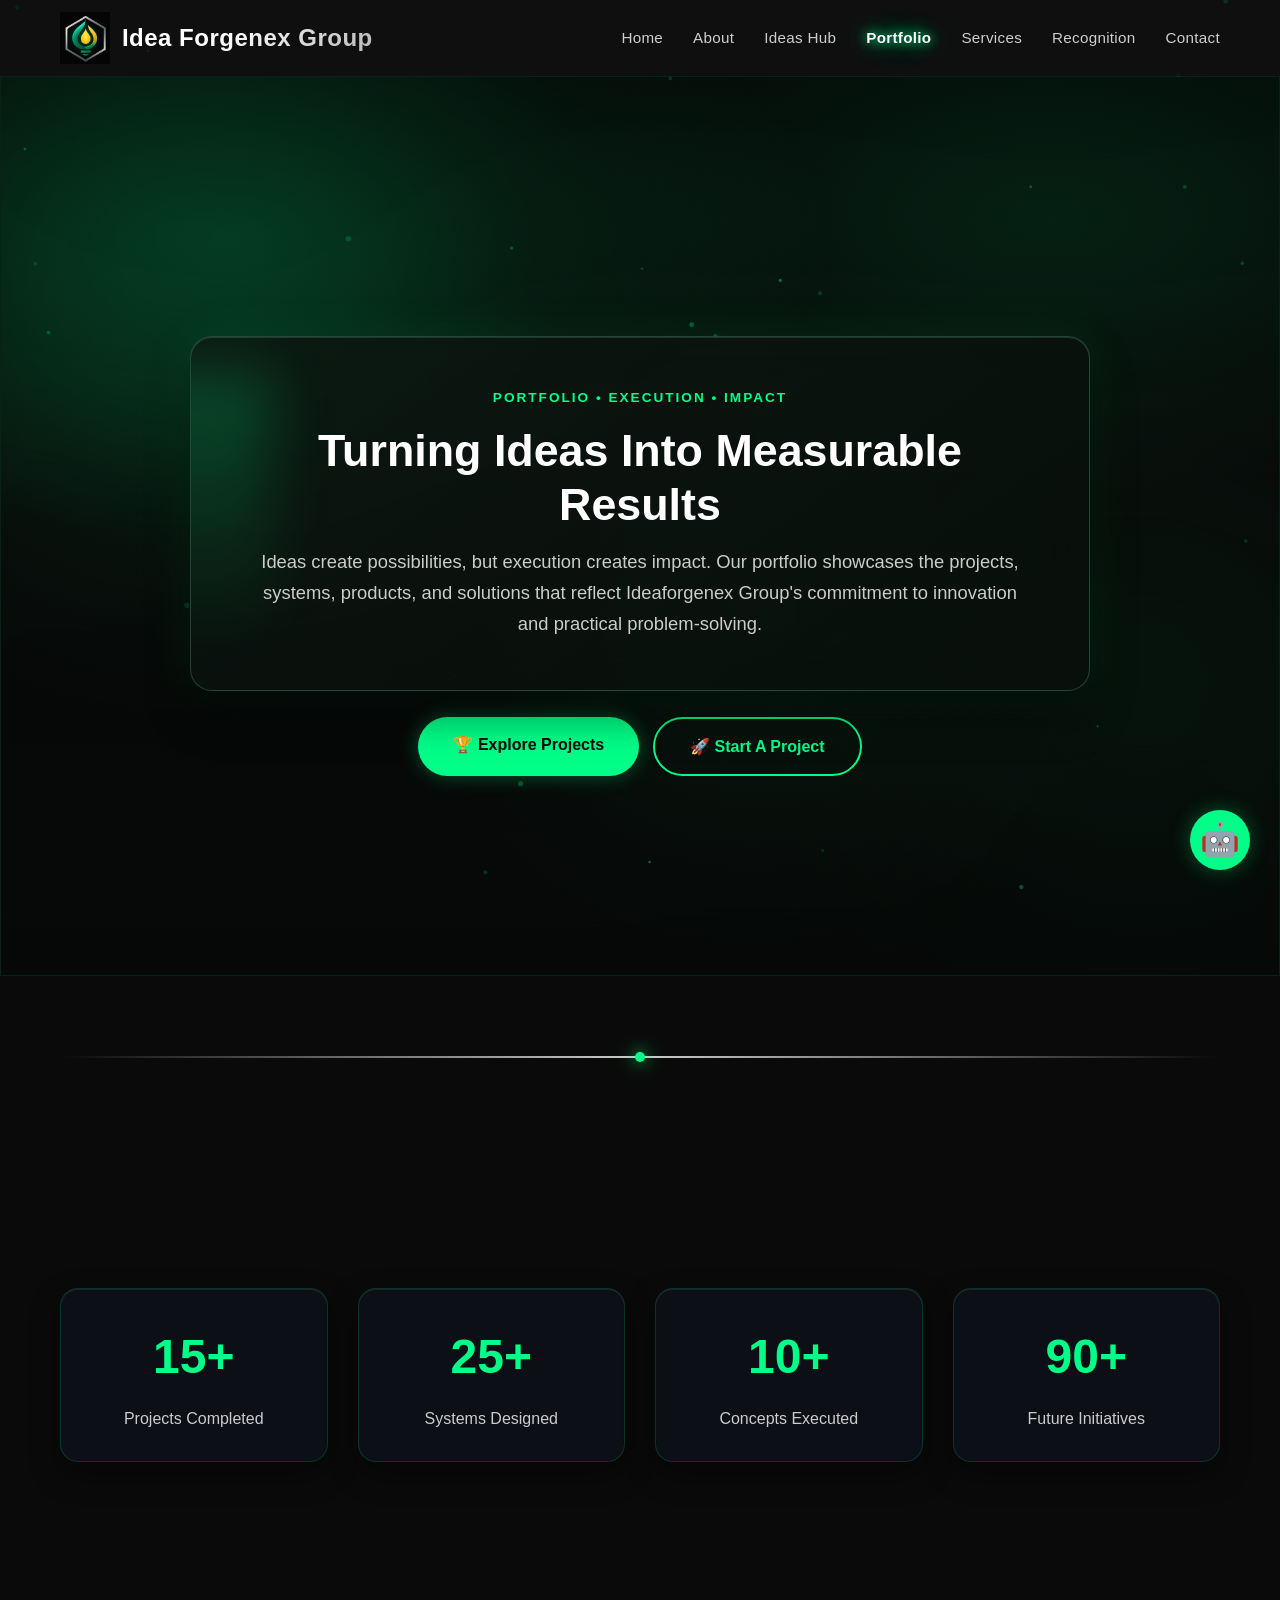
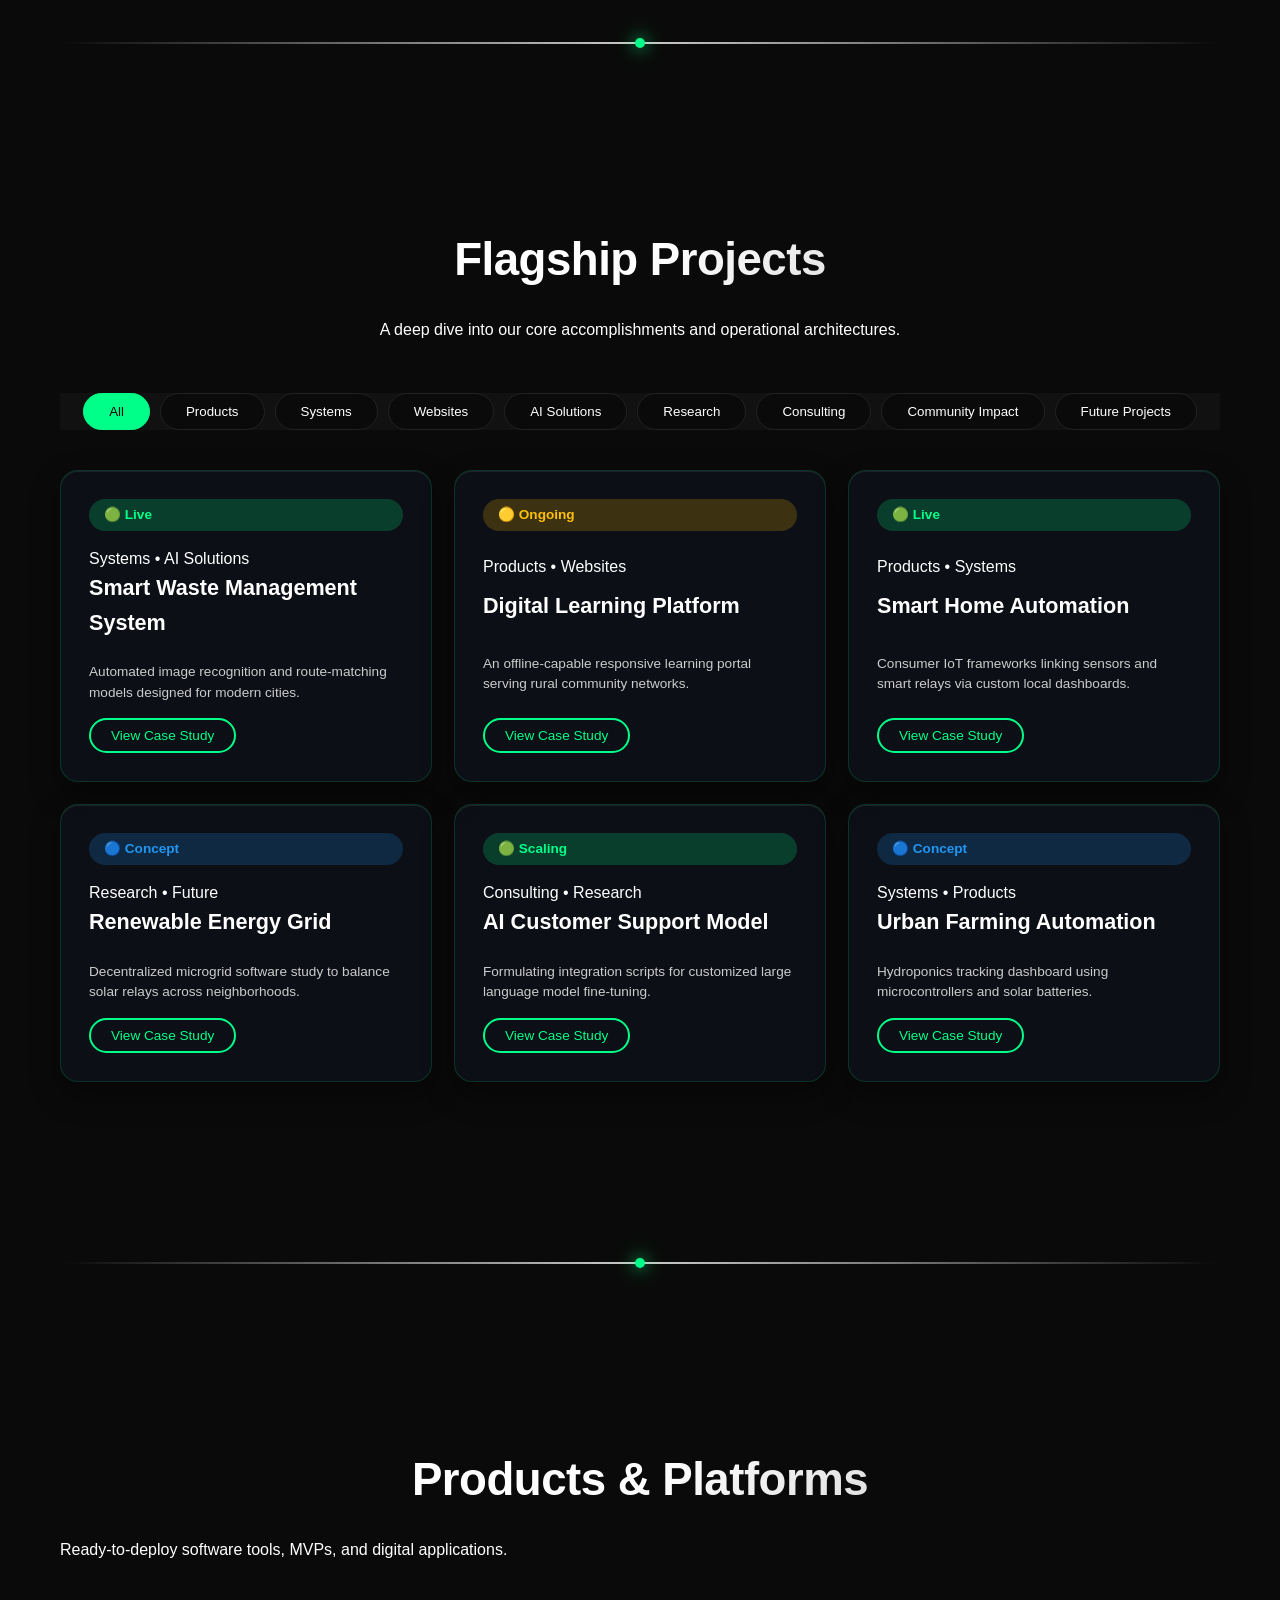
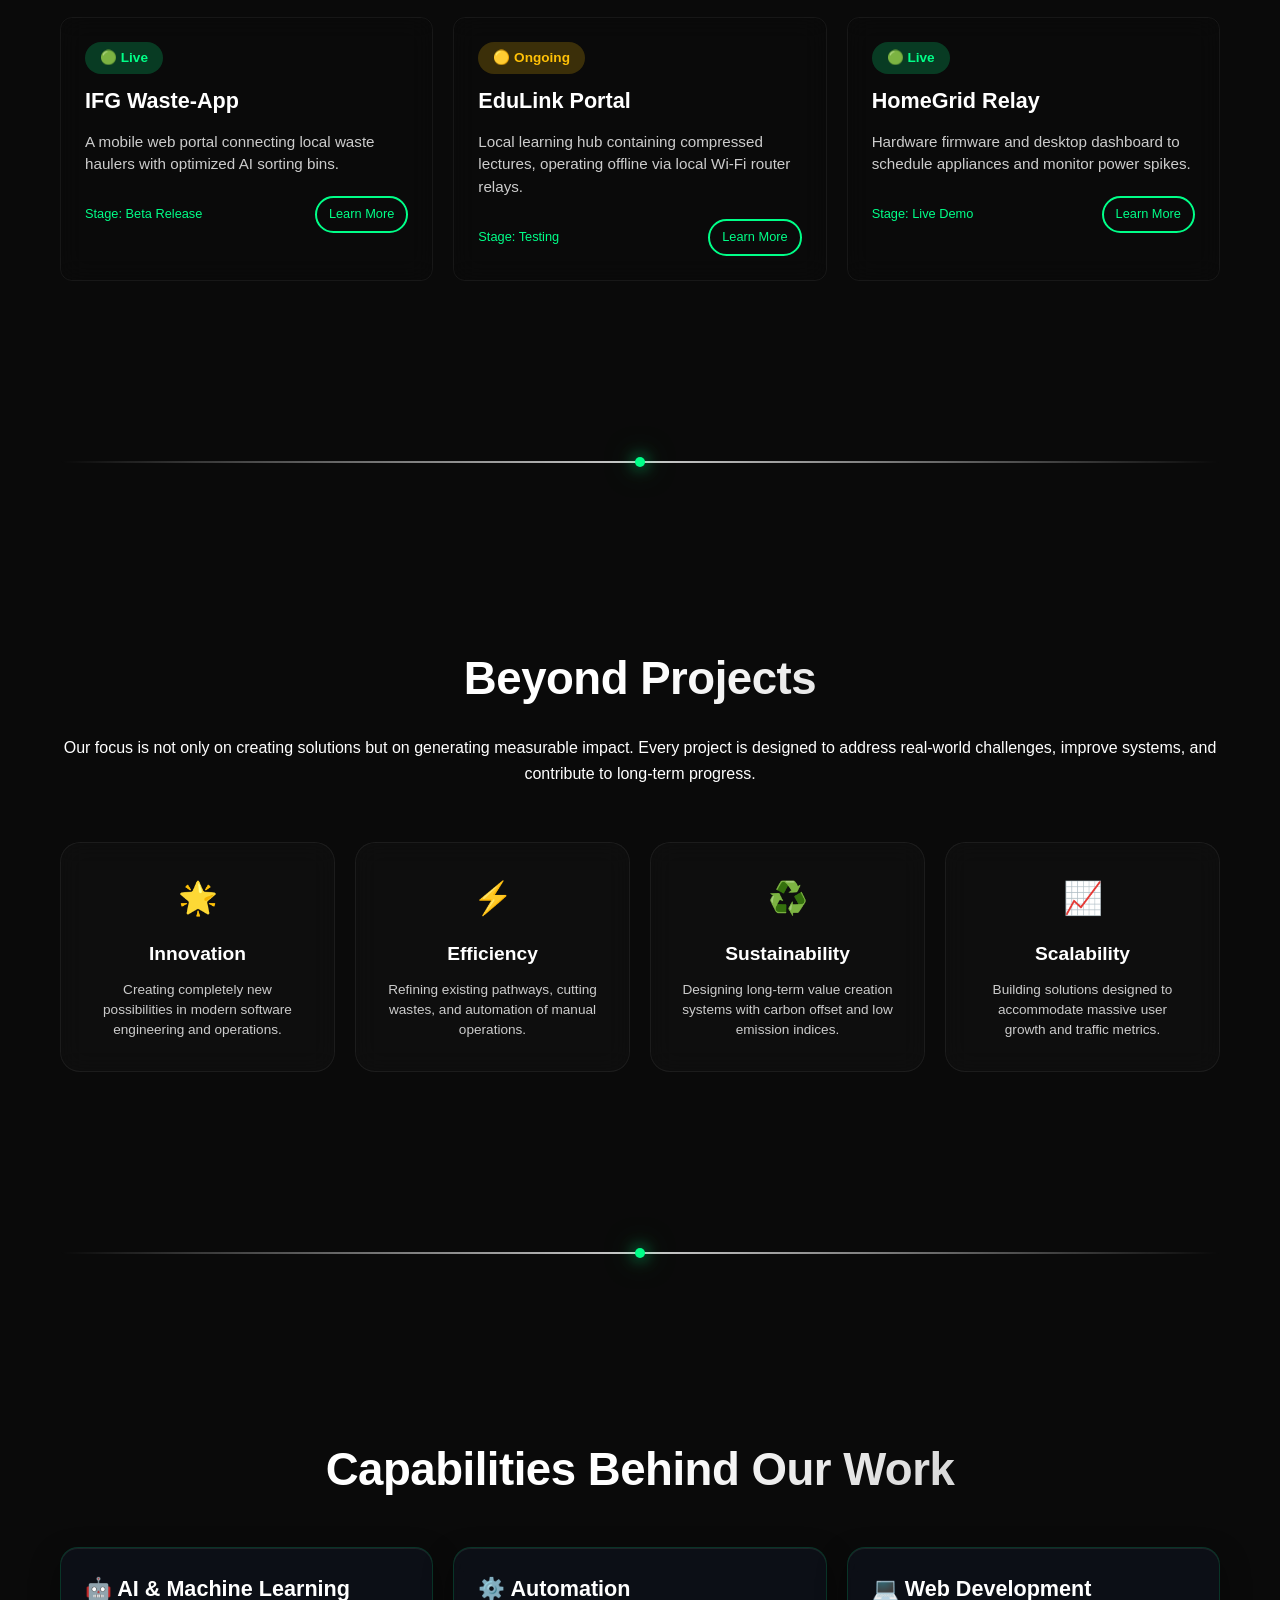
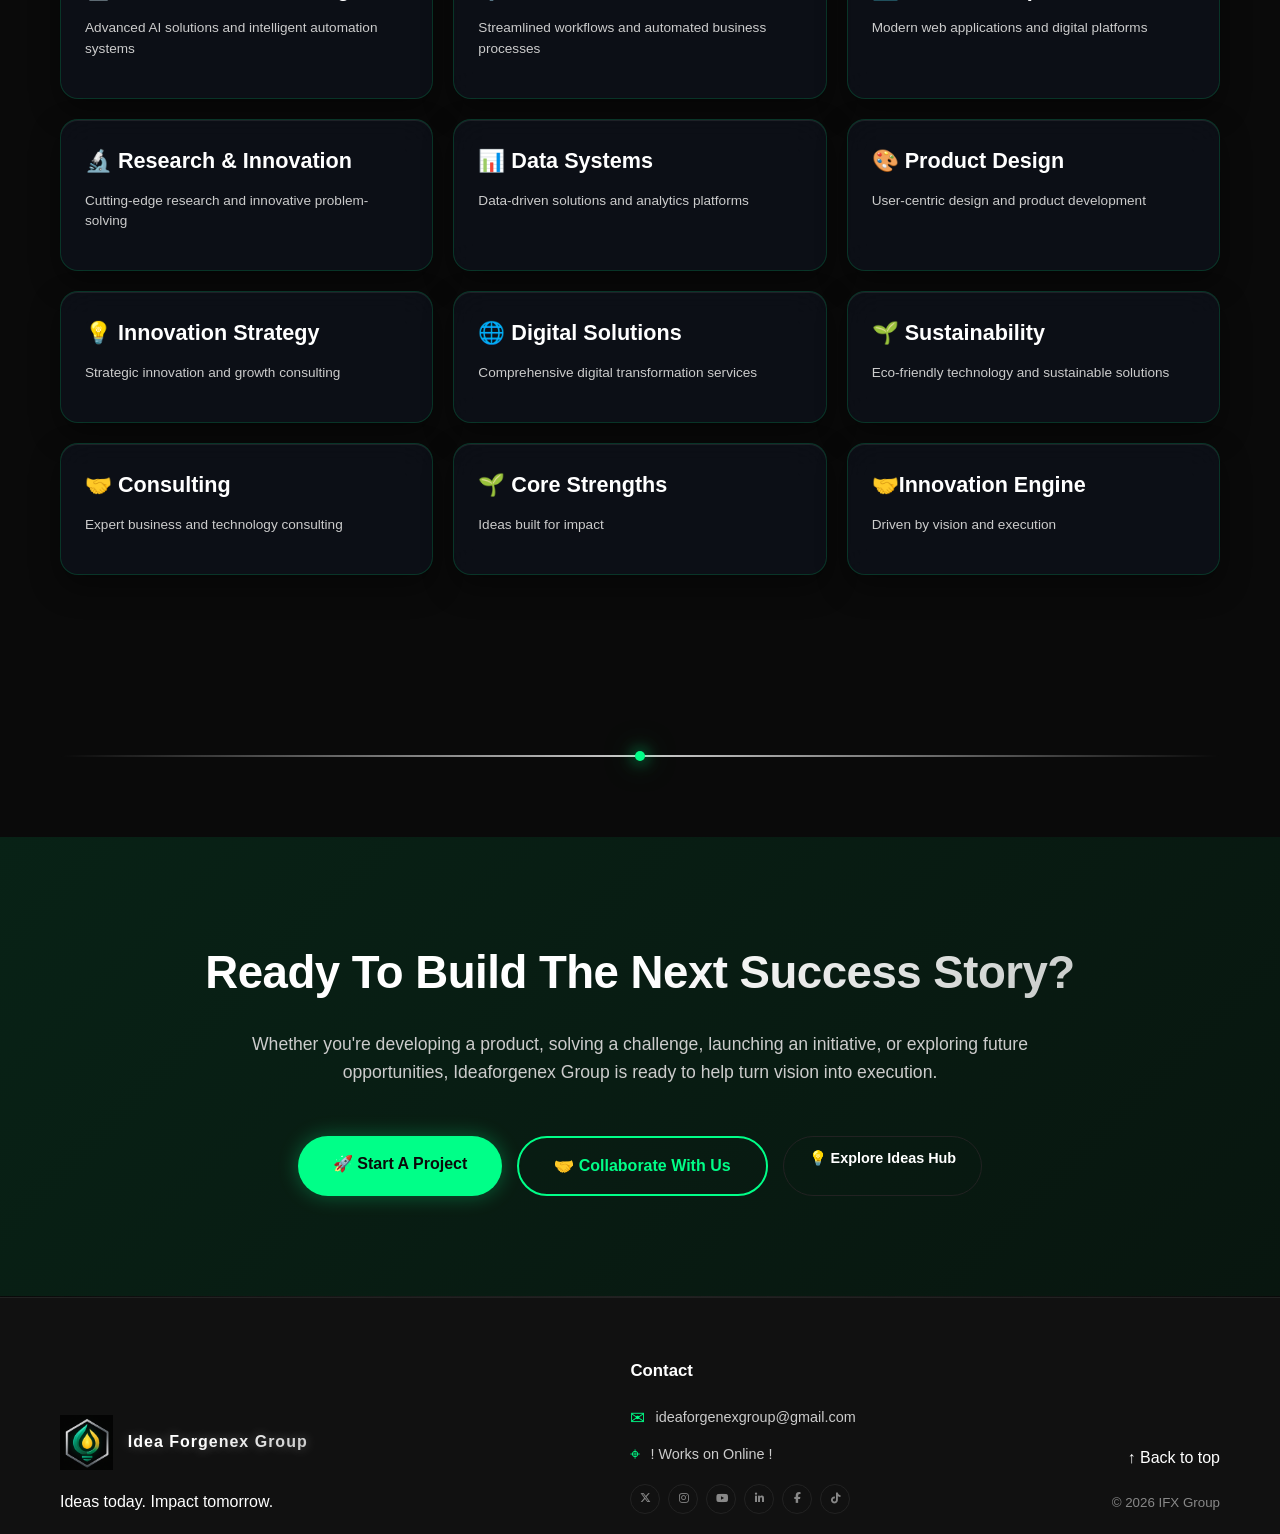
<file: IFX_Website/portfolio.html>
<!DOCTYPE html>
<html lang="en">
<head>
    <meta charset="UTF-8">
    <meta name="viewport" content="width=device-width, initial-scale=1.0">
    <meta name="description" content="View Ideaforgenex Group's premium portfolio - projects built, systems designed, products developed, and strategic research.">
    <title>Portfolio - Ideaforgenex Group</title>
    <link href="https://fonts.googleapis.com/css2?family=Outfit:wght@400;500;600;700&display=swap" rel="stylesheet">
    <link rel="stylesheet" href="style-new.css">
    <link rel="stylesheet" href="https://cdnjs.cloudflare.com/ajax/libs/font-awesome/6.5.2/css/all.min.css">
</head>
<body>
    <!-- Floating Background Particles Canvas -->
    <div id="particle-canvas-container">
        <canvas id="bg-canvas"></canvas>
    </div>

    <!-- Navigation -->
    <nav class="navbar">
        <div class="nav-container">
            <a href="index.html" class="nav-logo">
                <img src="images/logo.png" alt="Ideaforgenex Group Logo">
                <span class="logo-text"><span class="logo-name-long">Idea Forgenex Group</span><span class="logo-name-short">IFX Group</span></span>
            </a>
            <ul class="nav-menu">
                <li><a href="index.html" class="nav-link active">Home</a></li>
                <li><a href="about.html" class="nav-link">About</a></li>
                <li><a href="ideas.html" class="nav-link">Ideas Hub</a></li>
                <li><a href="portfolio.html" class="nav-link">Portfolio</a></li>
                <li><a href="services.html" class="nav-link">Services</a></li>
                <li><a href="recognition.html" class="nav-link">Recognition</a></li>
                <li><a href="contact.html" class="nav-link">Contact</a></li>
            </ul>
            <div class="hamburger">
                <span></span>
                <span></span>
                <span></span>
            </div>
        </div>
    </nav>

    <!-- Hero Section -->
    <section class="hero contact-hero">
        <div class="hero-background">
            <div class="gradient-orb orb-1"></div>
            <div class="gradient-orb orb-2"></div>
            <div class="gradient-orb orb-3"></div>
        </div>
        <div class="hero-content">
            <div class="hero-box">
                <span class="slide-label">PORTFOLIO • EXECUTION • IMPACT</span>
                <h1 class="hero-title">Turning Ideas Into Measurable Results</h1>
                <p class="hero-subtitle">Ideas create possibilities, but execution creates impact. Our portfolio showcases the projects, systems, products, and solutions that reflect Ideaforgenex Group's commitment to innovation and practical problem-solving.</p>
            </div>
            <div class="hero-actions">
                <a href="#projects" class="btn btn-primary">🏆 Explore Projects</a>
                <a href="contact.html?tab=project" class="btn btn-secondary">🚀 Start A Project</a>
            </div>
        </div>
    </section>

    <!-- Divider -->
    <div class="container">
        <div class="premium-separator"></div>
    </div>

    <!-- Portfolio Stats Section -->
    <section class="portfolio-stats section">
        <div class="container">
            <div class="stats-grid">
                <div class="stat-card glass-card">
                    <div class="stat-number" data-target="15">0</div>
                    <div class="stat-label">Projects Completed</div>
                </div>
                <div class="stat-card glass-card">
                    <div class="stat-number" data-target="25">0</div>
                    <div class="stat-label">Systems Designed</div>
                </div>
                <div class="stat-card glass-card">
                    <div class="stat-number" data-target="10">0</div>
                    <div class="stat-label">Concepts Executed</div>
                </div>
                <div class="stat-card glass-card">
                    <div class="stat-number" data-target="100">0</div>
                    <div class="stat-label">Future Initiatives</div>
                </div>
            </div>
        </div>
    </section>

    <!-- Divider -->
    <div class="container">
        <div class="premium-separator"></div>
    </div>

    <!-- Featured Projects / Case Studies -->
    <section id="projects" class="featured-projects section">
        <div class="container">
            <div class="section-header" style="text-align: center; margin-bottom: 50px;">
                <h2 class="section-title">Flagship Projects</h2>
                <p class="section-subtitle">A deep dive into our core accomplishments and operational architectures.</p>
            </div>

            <!-- Project Filters -->
            <div class="filter-section" style="margin-bottom: 40px; text-align: center;">
                <div class="filter-buttons" style="display: flex; gap: 10px; justify-content: center; flex-wrap: wrap;">
                    <button class="filter-btn active" data-filter="all">All</button>
                    <button class="filter-btn" data-filter="products">Products</button>
                    <button class="filter-btn" data-filter="systems">Systems</button>
                    <button class="filter-btn" data-filter="websites">Websites</button>
                    <button class="filter-btn" data-filter="ai-solutions">AI Solutions</button>
                    <button class="filter-btn" data-filter="research">Research</button>
                    <button class="filter-btn" data-filter="consulting">Consulting</button>
                    <button class="filter-btn" data-filter="community">Community Impact</button>
                    <button class="filter-btn" data-filter="future">Future Projects</button>
                </div>
            </div>

            <!-- Projects Grid (Interactive list which toggles visibility of full case studies) -->
            <div class="projects-grid">
                <!-- Project 1 -->
                <div class="why-us-card glass-card portfolio-item" data-category="systems ai-solutions community" style="text-align: left; padding: 25px;">
                    <span class="status-badge live">🟢 Live</span>
                    <span class="category-label">Systems • AI Solutions</span>
                    <h3>Smart Waste Management System</h3>
                    <p style="font-size: 0.85rem; color: var(--text-gray); margin: 10px 0 15px;">Automated image recognition and route-matching models designed for modern cities.</p>
                    <div style="display: flex; justify-content: space-between; align-items: center;">
                        <button class="btn btn-secondary btn-sm" onclick="openCaseStudyModal('waste')">View Case Study</button>
                    </div>
                </div>

                <!-- Project 2 -->
                <div class="why-us-card glass-card portfolio-item" data-category="products websites community" style="text-align: left; padding: 25px;">
                    <span class="status-badge ongoing">🟡 Ongoing</span>
                    <span class="category-label">Products • Websites</span>
                    <h3>Digital Learning Platform</h3>
                    <p style="font-size: 0.85rem; color: var(--text-gray); margin: 10px 0 15px;">An offline-capable responsive learning portal serving rural community networks.</p>
                    <div style="display: flex; justify-content: space-between; align-items: center;">
                        <button class="btn btn-secondary btn-sm" onclick="openCaseStudyModal('learning')">View Case Study</button>
                    </div>
                </div>

                <!-- Project 3 -->
                <div class="why-us-card glass-card portfolio-item" data-category="products systems" style="text-align: left; padding: 25px;">
                    <span class="status-badge live">🟢 Live</span>
                    <span class="category-label">Products • Systems</span>
                    <h3>Smart Home Automation</h3>
                    <p style="font-size: 0.85rem; color: var(--text-gray); margin: 10px 0 15px;">Consumer IoT frameworks linking sensors and smart relays via custom local dashboards.</p>
                    <div style="display: flex; justify-content: space-between; align-items: center;">
                        <button class="btn btn-secondary btn-sm" onclick="openCaseStudyModal('home')">View Case Study</button>
                    </div>
                </div>

                <!-- Project 4 -->
                <div class="why-us-card glass-card portfolio-item" data-category="research future" style="text-align: left; padding: 25px;">
                    <span class="status-badge future">🔵 Concept</span>
                    <span class="category-label">Research • Future</span>
                    <h3>Renewable Energy Grid</h3>
                    <p style="font-size: 0.85rem; color: var(--text-gray); margin: 10px 0 15px;">Decentralized microgrid software study to balance solar relays across neighborhoods.</p>
                    <div style="display: flex; justify-content: space-between; align-items: center;">
                        <button class="btn btn-secondary btn-sm" onclick="openCaseStudyModal('energy')">View Case Study</button>
                    </div>
                </div>

                <!-- Project 5 -->
                <div class="why-us-card glass-card portfolio-item" data-category="consulting research" style="text-align: left; padding: 25px;">
                    <span class="status-badge live">🟢 Scaling</span>
                    <span class="category-label">Consulting • Research</span>
                    <h3>AI Customer Support Model</h3>
                    <p style="font-size: 0.85rem; color: var(--text-gray); margin: 10px 0 15px;">Formulating integration scripts for customized large language model fine-tuning.</p>
                    <div style="display: flex; justify-content: space-between; align-items: center;">
                        <button class="btn btn-secondary btn-sm" onclick="openCaseStudyModal('ai')">View Case Study</button>
                    </div>
                </div>

                <!-- Project 6 -->
                <div class="why-us-card glass-card portfolio-item" data-category="systems products future" style="text-align: left; padding: 25px;">
                    <span class="status-badge future">🔵 Concept</span>
                    <span class="category-label">Systems • Products</span>
                    <h3>Urban Farming Automation</h3>
                    <p style="font-size: 0.85rem; color: var(--text-gray); margin: 10px 0 15px;">Hydroponics tracking dashboard using microcontrollers and solar batteries.</p>
                    <div style="display: flex; justify-content: space-between; align-items: center;">
                        <button class="btn btn-secondary btn-sm" onclick="openCaseStudyModal('farming')">View Case Study</button>
                    </div>
                </div>
            </div>
        </div>
    </section>

    <!-- Divider -->
    <div class="container">
        <div class="premium-separator"></div>
    </div>

    <!-- Products Showcase -->
    <section class="products-showcase section">
        <div class="container">
            <div class="section-header" style="margin-bottom: 40px;">
                <h2 class="section-title">Products & Platforms</h2>
                <p class="section-subtitle">Ready-to-deploy software tools, MVPs, and digital applications.</p>
            </div>
            
            <div class="why-us-grid" style="display: grid; grid-template-columns: repeat(auto-fit, minmax(250px, 1fr)); gap: 20px;">
                <!-- Product 1 -->
                <div class="why-us-card glass-card" style="text-align: left; padding: 24px; border-radius: 12px; background: transparent;">
                    <span class="status-badge live" style="margin-bottom: 10px;">🟢 Live</span>
                    <h3>IFG Waste-App</h3>
                    <p style="margin: 10px 0 20px;">A mobile web portal connecting local waste haulers with optimized AI sorting bins.</p>
                    <div style="display:flex; justify-content:space-between; align-items:center;">
                        <span style="font-size:0.8rem; color:var(--primary-color);">Stage: Beta Release</span>
                        <a href="contact.html?tab=project" class="btn btn-secondary btn-sm" style="padding: 6px 12px; font-size:0.8rem;">Learn More</a>
                    </div>
                </div>
                <!-- Product 2 -->
                <div class="why-us-card glass-card" style="text-align: left; padding: 24px; border-radius: 12px; background: transparent;">
                    <span class="status-badge ongoing" style="margin-bottom: 10px;">🟡 Ongoing</span>
                    <h3>EduLink Portal</h3>
                    <p style="margin: 10px 0 20px;">Local learning hub containing compressed lectures, operating offline via local Wi-Fi router relays.</p>
                    <div style="display:flex; justify-content:space-between; align-items:center;">
                        <span style="font-size:0.8rem; color:var(--primary-color);">Stage: Testing</span>
                        <a href="contact.html?tab=project" class="btn btn-secondary btn-sm" style="padding: 6px 12px; font-size:0.8rem;">Learn More</a>
                    </div>
                </div>
                <!-- Product 3 -->
                <div class="why-us-card glass-card" style="text-align: left; padding: 24px; border-radius: 12px; background: transparent;">
                    <span class="status-badge live" style="margin-bottom: 10px;">🟢 Live</span>
                    <h3>HomeGrid Relay</h3>
                    <p style="margin: 10px 0 20px;">Hardware firmware and desktop dashboard to schedule appliances and monitor power spikes.</p>
                    <div style="display:flex; justify-content:space-between; align-items:center;">
                        <span style="font-size:0.8rem; color:var(--primary-color);">Stage: Live Demo</span>
                        <a href="contact.html?tab=project" class="btn btn-secondary btn-sm" style="padding: 6px 12px; font-size:0.8rem;">Learn More</a>
                    </div>
                </div>
            </div>
        </div>
    </section>

    <!-- Divider -->
    <div class="container">
        <div class="premium-separator"></div>
    </div>

    <!-- Beyond Projects / Impact Section -->
    <section class="beyond-projects section">
        <div class="container">
            <div class="section-header" style="text-align: center; margin-bottom: 50px;">
                <h2 class="section-title">Beyond Projects</h2>
                <p class="section-subtitle">Our focus is not only on creating solutions but on generating measurable impact. Every project is designed to address real-world challenges, improve systems, and contribute to long-term progress.</p>
            </div>
            
            <div class="why-us-grid" style="display: grid; grid-template-columns: repeat(auto-fit, minmax(220px, 1fr)); gap: 20px;">
                <div class="why-us-card glass-card" style="padding: 30px;">
                    <div style="font-size:2rem; margin-bottom: 15px;">🌟</div>
                    <h3 style="font-size:1.2rem; margin-bottom: 10px;">Innovation</h3>
                    <p style="font-size:0.85rem; color:var(--text-gray);">Creating completely new possibilities in modern software engineering and operations.</p>
                </div>
                <div class="why-us-card glass-card" style="padding: 30px;">
                    <div style="font-size:2rem; margin-bottom: 15px;">⚡</div>
                    <h3 style="font-size:1.2rem; margin-bottom: 10px;">Efficiency</h3>
                    <p style="font-size:0.85rem; color:var(--text-gray);">Refining existing pathways, cutting wastes, and automation of manual operations.</p>
                </div>
                <div class="why-us-card glass-card" style="padding: 30px;">
                    <div style="font-size:2rem; margin-bottom: 15px;">♻️</div>
                    <h3 style="font-size:1.2rem; margin-bottom: 10px;">Sustainability</h3>
                    <p style="font-size:0.85rem; color:var(--text-gray);">Designing long-term value creation systems with carbon offset and low emission indices.</p>
                </div>
                <div class="why-us-card glass-card" style="padding: 30px;">
                    <div style="font-size:2rem; margin-bottom: 15px;">📈</div>
                    <h3 style="font-size:1.2rem; margin-bottom: 10px;">Scalability</h3>
                    <p style="font-size:0.85rem; color:var(--text-gray);">Building solutions designed to accommodate massive user growth and traffic metrics.</p>
                </div>
            </div>
        </div>
    </section>

    <!-- Divider -->
    <div class="container">
        <div class="premium-separator"></div>
    </div>

    <!-- Capabilities & Expertise -->
    <section class="capabilities section">
        <div class="container">
            <h2 class="section-title" style="text-align: center; margin-bottom: 40px;">Capabilities Behind Our Work</h2>
            <div class="capabilities-grid">
                <div class="why-us-card glass-card capability-card" style="text-align: left; padding: 25px;">
                    <h3>🤖 AI & Machine Learning</h3>
                    <p style="font-size: 0.85rem; color: var(--text-gray); margin: 10px 0 15px;">Advanced AI solutions and intelligent automation systems</p>
                </div>
                <div class="why-us-card glass-card capability-card" style="text-align: left; padding: 25px;">
                    <h3>⚙️ Automation</h3>
                    <p style="font-size: 0.85rem; color: var(--text-gray); margin: 10px 0 15px;">Streamlined workflows and automated business processes</p>
                </div>
                <div class="why-us-card glass-card capability-card" style="text-align: left; padding: 25px;">
                    <h3>💻 Web Development</h3>
                    <p style="font-size: 0.85rem; color: var(--text-gray); margin: 10px 0 15px;">Modern web applications and digital platforms</p>
                </div>
                <div class="why-us-card glass-card capability-card" style="text-align: left; padding: 25px;">
                    <h3>🔬 Research & Innovation</h3>
                    <p style="font-size: 0.85rem; color: var(--text-gray); margin: 10px 0 15px;">Cutting-edge research and innovative problem-solving</p>
                </div>
                <div class="why-us-card glass-card capability-card" style="text-align: left; padding: 25px;">
                    <h3>📊 Data Systems</h3>
                    <p style="font-size: 0.85rem; color: var(--text-gray); margin: 10px 0 15px;">Data-driven solutions and analytics platforms</p>
                </div>
                <div class="why-us-card glass-card capability-card" style="text-align: left; padding: 25px;">
                    <h3>🎨 Product Design</h3>
                    <p style="font-size: 0.85rem; color: var(--text-gray); margin: 10px 0 15px;">User-centric design and product development</p>
                </div>
                <div class="why-us-card glass-card capability-card" style="text-align: left; padding: 25px;">
                    <h3>💡 Innovation Strategy</h3>
                    <p style="font-size: 0.85rem; color: var(--text-gray); margin: 10px 0 15px;">Strategic innovation and growth consulting</p>
                </div>
                <div class="why-us-card glass-card capability-card" style="text-align: left; padding: 25px;">
                    <h3>🌐 Digital Solutions</h3>
                    <p style="font-size: 0.85rem; color: var(--text-gray); margin: 10px 0 15px;">Comprehensive digital transformation services</p>
                </div>
                <div class="why-us-card glass-card capability-card" style="text-align: left; padding: 25px;">
                    <h3>🌱 Sustainability</h3>
                    <p style="font-size: 0.85rem; color: var(--text-gray); margin: 10px 0 15px;">Eco-friendly technology and sustainable solutions</p>
                </div>
                <div class="why-us-card glass-card capability-card" style="text-align: left; padding: 25px;">
                    <h3>🤝 Consulting</h3>
                    <p style="font-size: 0.85rem; color: var(--text-gray); margin: 10px 0 15px;">Expert business and technology consulting</p>
                </div>
                <div class="why-us-card glass-card capability-card" style="text-align: left; padding: 25px;">
                    <h3>🌱 Core Strengths</h3>
                    <p style="font-size: 0.85rem; color: var(--text-gray); margin: 10px 0 15px;">Ideas built for impact</p>
                </div>
                <div class="why-us-card glass-card capability-card" style="text-align: left; padding: 25px;">
                    <h3>🤝Innovation Engine</h3>
                    <p style="font-size: 0.85rem; color: var(--text-gray); margin: 10px 0 15px;">Driven by vision and execution<p>
                </div>
            </div>
        </div>
    </section>
    
    <!-- Divider -->
    <div class="container">
        <div class="premium-separator"></div>
    </div>

    <!-- Final CTA Section -->
    <section class="cta-section section">
        <div class="container">
            <h2 class="section-title">Ready To Build The Next Success Story?</h2>
            <p class="section-text">
                Whether you're developing a product, solving a challenge, launching an initiative, or exploring future opportunities, Ideaforgenex Group is ready to help turn vision into execution.
            </p>
            <div class="cta-buttons" style="margin-top: 30px; display: flex; gap: 15px; justify-content: center; flex-wrap: wrap;">
                <a href="contact.html?tab=project" class="btn btn-primary">🚀 Start A Project</a>
                <a href="contact.html?tab=collaborate" class="btn btn-secondary">🤝 Collaborate With Us</a>
                <a href="ideas.html" class="btn btn-outline">💡 Explore Ideas Hub</a>
            </div>
        </div>
    </section>

    <hr class="footer-divider-line">
    
     <!-- Footer -->
    <footer class="footer">
        <div class="container">
            <div class="footer-content footer-content-minimal">
                <div class="footer-brand">
                    <div class="brand-logo-wrapper">
                        <img src="images/logo.png" alt="Ideaforgenex Group Logo">
                        <span class="brand-name"><span class="logo-name-long">Idea Forgenex Group</span><span class="logo-name-short">IFX Group</span></span>
                    </div>
                    <p class="footer-quote">Ideas today. Impact tomorrow.</p>
                </div>
                <div class="footer-contact">
                    <h4>Contact</h4>
                    <a class="footer-contact-item" href="mailto:ideaforgenexgroup@gmail.com"><span aria-hidden="true">✉</span> ideaforgenexgroup@gmail.com</a>
                    <span class="footer-contact-item"><span aria-hidden="true">⌖</span> ! Works on Online !</span>
                    <div class="footer-socials" aria-label="Social media channels">
                        <a href="https://x.com" class="social-icon" title="X / Twitter" aria-label="X / Twitter" target="_blank" rel="noopener noreferrer"><i class="fa-brands fa-x-twitter" aria-hidden="true"></i></a><a href="https://instagram.com" class="social-icon" title="Instagram" aria-label="Instagram" target="_blank" rel="noopener noreferrer"><i class="fa-brands fa-instagram" aria-hidden="true"></i></a><a href="https://youtube.com" class="social-icon" title="YouTube" aria-label="YouTube" target="_blank" rel="noopener noreferrer"><i class="fa-brands fa-youtube" aria-hidden="true"></i></a><a href="https://linkedin.com" class="social-icon" title="LinkedIn" aria-label="LinkedIn" target="_blank" rel="noopener noreferrer"><i class="fa-brands fa-linkedin-in" aria-hidden="true"></i></a><a href="https://facebook.com" class="social-icon" title="Facebook" aria-label="Facebook" target="_blank" rel="noopener noreferrer"><i class="fa-brands fa-facebook-f" aria-hidden="true"></i></a><a href="https://tiktok.com" class="social-icon" title="TikTok" aria-label="TikTok" target="_blank" rel="noopener noreferrer"><i class="fa-brands fa-tiktok" aria-hidden="true"></i></a>
                    </div>
                </div>
                <div class="footer-back-to-top">
                    <button class="back-to-top" type="button" onclick="window.scrollTo({ top: 0, behavior: 'smooth' });">↑ <span>Back to top</span></button>
                    <small>© 2026 IFX Group</small>
                </div>
            </div>
        </div>
    </footer>

    <!-- Case Study Overlay Modal (The Heart of the Portfolio Page) -->
    <div id="caseStudyModal" class="modal">
        <div class="modal-content glass-card" style="max-width: 800px; padding: 40px; border: 1px solid var(--primary-color);">
            <span class="close-modal" onclick="closeCaseStudyModal()">&times;</span>
            <div id="caseStudyBody">
                <!-- Javascript will populate this based on selection -->
            </div>
        </div>
    </div>

    <!-- Floating AI Assistant -->
    <div class="ai-assistant">
        <div class="ai-button" onclick="toggleAIChat()">
            <span class="ai-icon">🤖</span>
        </div>
        <div class="ai-chat" id="aiChat">
            <div class="chat-header">
                <h3>IFG Assistant</h3>
                <span class="close-chat" onclick="toggleAIChat()">&times;</span>
            </div>
            <div class="chat-messages" id="chatMessages">
                <div class="message ai-message">
                    <p>Hello! I'm the IFG Assistant. How can I help you today?</p>
                </div>
            </div>
            <div class="chat-options">
                <button class="chat-option" onclick="sendAIQuery('What is Ideaforgenex?')">What is Ideaforgenex?</button>
                <button class="chat-option" onclick="sendAIQuery('What services do you offer?')">Services</button>
                <button class="chat-option" onclick="sendAIQuery('Who is the founder?')">Founder</button>
                <button class="chat-option" onclick="sendAIQuery('How can I collaborate?')">Collaborate</button>
            </div>
            <div class="chat-input">
                <input type="text" id="chatInput" placeholder="Type your message..." onkeypress="handleChatKeypress(event)">
                <button onclick="sendChatMessage()">Send</button>
            </div>
        </div>
    </div>

    <script src="script.js"></script>
    <script>
        // Inline script to manage case study content data (in-sync with script.js or separate for modular page handling)
        const caseStudyData = {
            waste: {
                name: "Smart Waste Management System",
                status: "🟢 Completed & Scaling",
                challenge: "Cities faced soaring collection expenses, overflowing bins, and poor recycling sorting accuracy, leading to severe ecological damage and high administrative processing costs.",
                solution: "An intelligent network of low-latency computer vision nodes mounted directly onto containers to classify materials and report occupancy stats in real-time, syncing with custom logistics routing software.",
                implementation: "Built using optimized Edge ML models running on microcontrollers. Communication triggers occur over long-range cellular loops, sending structured logs to a centralized routing dispatcher dashboard.",
                outcome: "Reduced trash truck trips by 40% in pilot sectors, improved local sorting accuracy by 35%, and fully automated the container warning system.",
                learnings: "Optimizing code execution to run models on low-power devices was a key challenge, resolved by quantizing tensor weights to fit within 256KB RAM limits."
            },
            learning: {
                name: "Digital Learning Platform",
                status: "🟡 Beta Stage / Active Testing",
                challenge: "Many rural sectors lack reliable high-bandwidth internet connectivity, locking students out from accessing online curriculum systems and real-time study assets.",
                solution: "A local, offline-first Web Portal hosting compressed video lectures and text repositories, broadcasting over low-cost local Wi-Fi router loops without needing an active ISP link.",
                implementation: "Developed using static HTML/JS bundles and tiny SQLite databases. The platform caches data locally on browser storage, executing status synchronizations only when a device connects to a physical hub.",
                outcome: "Successfully deployed in 5 pilot school sectors. 500+ active students are reading daily materials, achieving an 80% completion rate on test assignments.",
                learnings: "Designing UI to store complex progressive states inside raw browser cache structures is critical to prevent loss of status when a user goes offline."
            },
            home: {
                name: "Smart Home Automation",
                status: "🟢 Deployed",
                challenge: "Existing home automation setups are proprietary, expensive, and require direct internet connections, posing substantial privacy risks and lock-in costs.",
                solution: "An offline, local-only IoT hub dashboard connecting custom relay switches and temperature sensors, running entirely on a localized home network.",
                implementation: "Programmed switches using open-source microcontroller code. The central server parses status feeds and serves an Outfit-themed glassmorphism interface on local ports.",
                outcome: "Installed across 100 residential setups, leading to an average 30% reduction in electricity bills due to scheduled appliance cutoffs.",
                learnings: "Standardizing the message schema between microcontrollers and the local server was vital to handle concurrent sensor relays without message collisions."
            },
            energy: {
                name: "Renewable Energy Grid",
                status: "🔵 Concept / R&D",
                challenge: "Grid structures cannot balance sudden spikes in home solar outputs, resulting in severe local distribution line stress or wasted clean power.",
                solution: "A decentralized, smart distribution design algorithm simulating load transfer protocols between neighboring home batteries during peak hours.",
                implementation: "Engineered mathematical simulations testing dynamic battery matching protocols. The mock layouts run local node equations to calculate system health metrics.",
                outcome: "Concept validated through simulated environments, showing a 95% reduction in grid stress peaks when household clusters swap power locally.",
                learnings: "Creating trust and security profiles for peer-to-peer electricity trading requires light metadata hashing to prevent counterfeit grid reports."
            },
            ai: {
                name: "AI Customer Support Model",
                status: "🟢 Scaling",
                challenge: "Support teams struggle to handle hundreds of routine inquiries daily, slowing response times and increasing operational overhead.",
                solution: "Fine-tuning specific language model weights on historical product docs to answer routine questions, with seamless escalation to human agents.",
                implementation: "Created pipeline scripts to clean past chat history, formatting it to fine-tune open weights. Built automated handoff logic using real-time WebSockets.",
                outcome: "Deflected 75% of incoming routine support tickets while maintaining a 98% user satisfaction rating during initial trials.",
                learnings: "Setting strict boundary prompt rules is essential to prevent the model from generating incorrect or hallucinated platform specifications."
            },
            farming: {
                name: "Urban Farming Automation",
                status: "🔵 Concept / Prototype Stage",
                challenge: "Urban indoor farms require constant, precise monitoring of pH and water temp, wasting massive manual effort to collect routine sensor metrics.",
                solution: "A solar-powered IoT monitoring framework linking underwater probes with a centralized hydroponics dashboard for real-time analytics.",
                implementation: "Connected pH and EC sensors to microcontrollers, transmitting data via local radio waves to a receiver node connected to a web dashboard.",
                outcome: "Successfully calibrated the probes, showing real-time water data updates every 60 seconds with low battery consumption.",
                learnings: "Probes suffer from drift over time; implementing auto-calibration steps via code logic is necessary to maintain precise pH readings."
            }
        };

        function openCaseStudyModal(projectId) {
            const data = caseStudyData[projectId];
            if (!data) return;

            const body = document.getElementById('caseStudyBody');
            body.innerHTML = `
                <div style="border-bottom: 1px solid rgba(0, 255, 136, 0.2); padding-bottom: 20px; margin-bottom: 20px;">
                    <span class="status-badge" style="font-size: 0.85rem; padding: 4px 10px; border: 1px solid var(--primary-color); display: inline-block; margin-bottom: 10px;">${data.status}</span>
                    <h2 style="font-size: 2.2rem; color: var(--text-white); font-family: 'Outfit', sans-serif;">${data.name}</h2>
                </div>
                
                <div class="case-study-details" style="display: flex; flex-direction: column; gap: 20px; text-align: left;">
                    <div>
                        <h4 style="color: var(--primary-color); font-size: 1.1rem; text-transform: uppercase; margin-bottom: 5px;">The Challenge</h4>
                        <p style="color: var(--text-gray); line-height: 1.6; font-size: 0.95rem;">${data.challenge}</p>
                    </div>
                    
                    <div>
                        <h4 style="color: var(--primary-color); font-size: 1.1rem; text-transform: uppercase; margin-bottom: 5px;">The Solution</h4>
                        <p style="color: var(--text-gray); line-height: 1.6; font-size: 0.95rem;">${data.solution}</p>
                    </div>

                    <div>
                        <h4 style="color: var(--primary-color); font-size: 1.1rem; text-transform: uppercase; margin-bottom: 5px;">Implementation Detail</h4>
                        <p style="color: var(--text-gray); line-height: 1.6; font-size: 0.95rem;">${data.implementation}</p>
                    </div>

                    <div style="display: grid; grid-template-columns: 1fr 1fr; gap: 20px; flex-wrap: wrap;">
                        <div>
                            <h4 style="color: var(--primary-color); font-size: 1.1rem; text-transform: uppercase; margin-bottom: 5px;">The Outcome</h4>
                            <p style="color: var(--text-gray); line-height: 1.6; font-size: 0.95rem;">${data.outcome}</p>
                        </div>
                        <div>
                            <h4 style="color: var(--primary-color); font-size: 1.1rem; text-transform: uppercase; margin-bottom: 5px;">Key Learnings</h4>
                            <p style="color: var(--text-gray); line-height: 1.6; font-size: 0.95rem;">${data.learnings}</p>
                        </div>
                    </div>
                </div>
                
                <div style="margin-top: 30px; display: flex; gap: 15px;">
                    <a href="contact.html?tab=project" class="btn btn-primary">🚀 Partner on this Project</a>
                    <button class="btn btn-secondary" onclick="closeCaseStudyModal()">Close Case Study</button>
                </div>
            `;

            const modal = document.getElementById('caseStudyModal');
            modal.classList.add('active');
            document.body.style.overflow = 'hidden';
        }

        function closeCaseStudyModal() {
            const modal = document.getElementById('caseStudyModal');
            modal.classList.remove('active');
            document.body.style.overflow = 'auto';
        }

        // Close on clicking outside modal
        window.addEventListener('click', (e) => {
            const modal = document.getElementById('caseStudyModal');
            if (e.target === modal) {
                closeCaseStudyModal();
            }
        });
    </script>
</body>
</html>
</file>
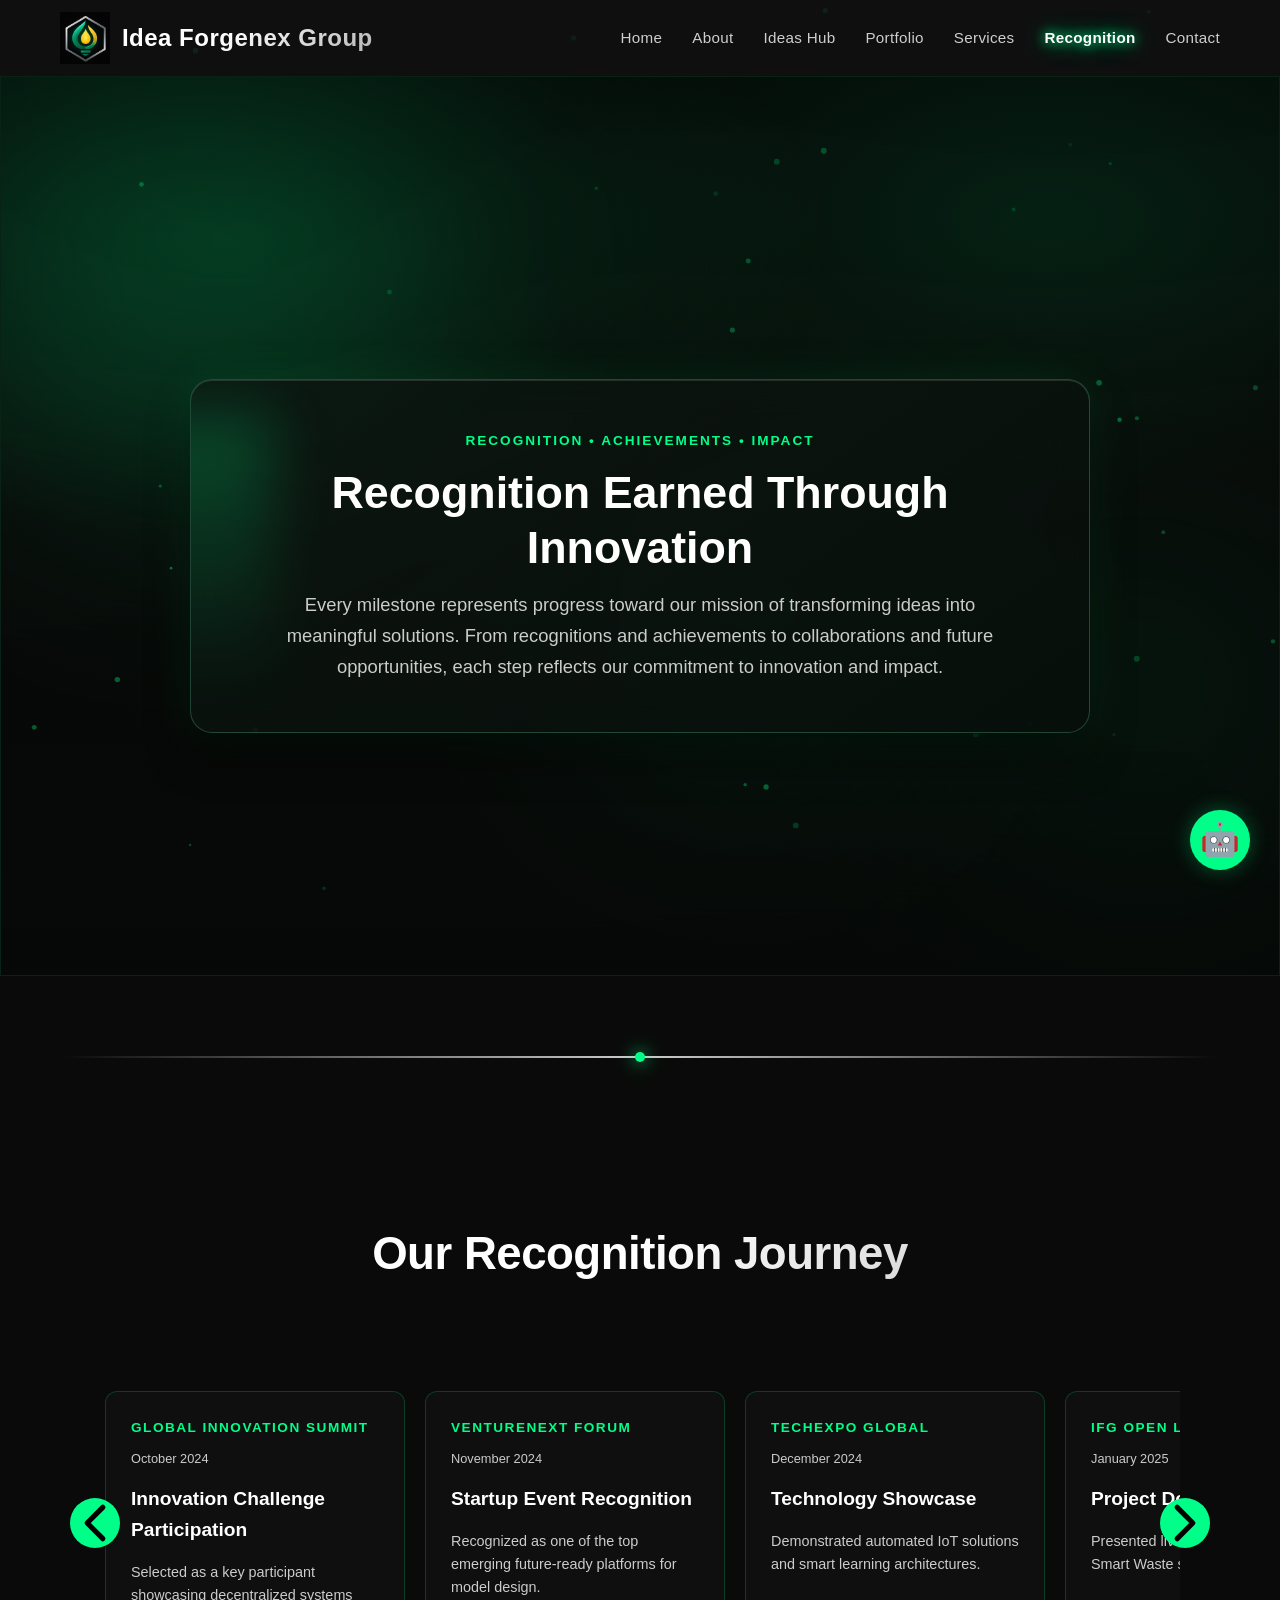
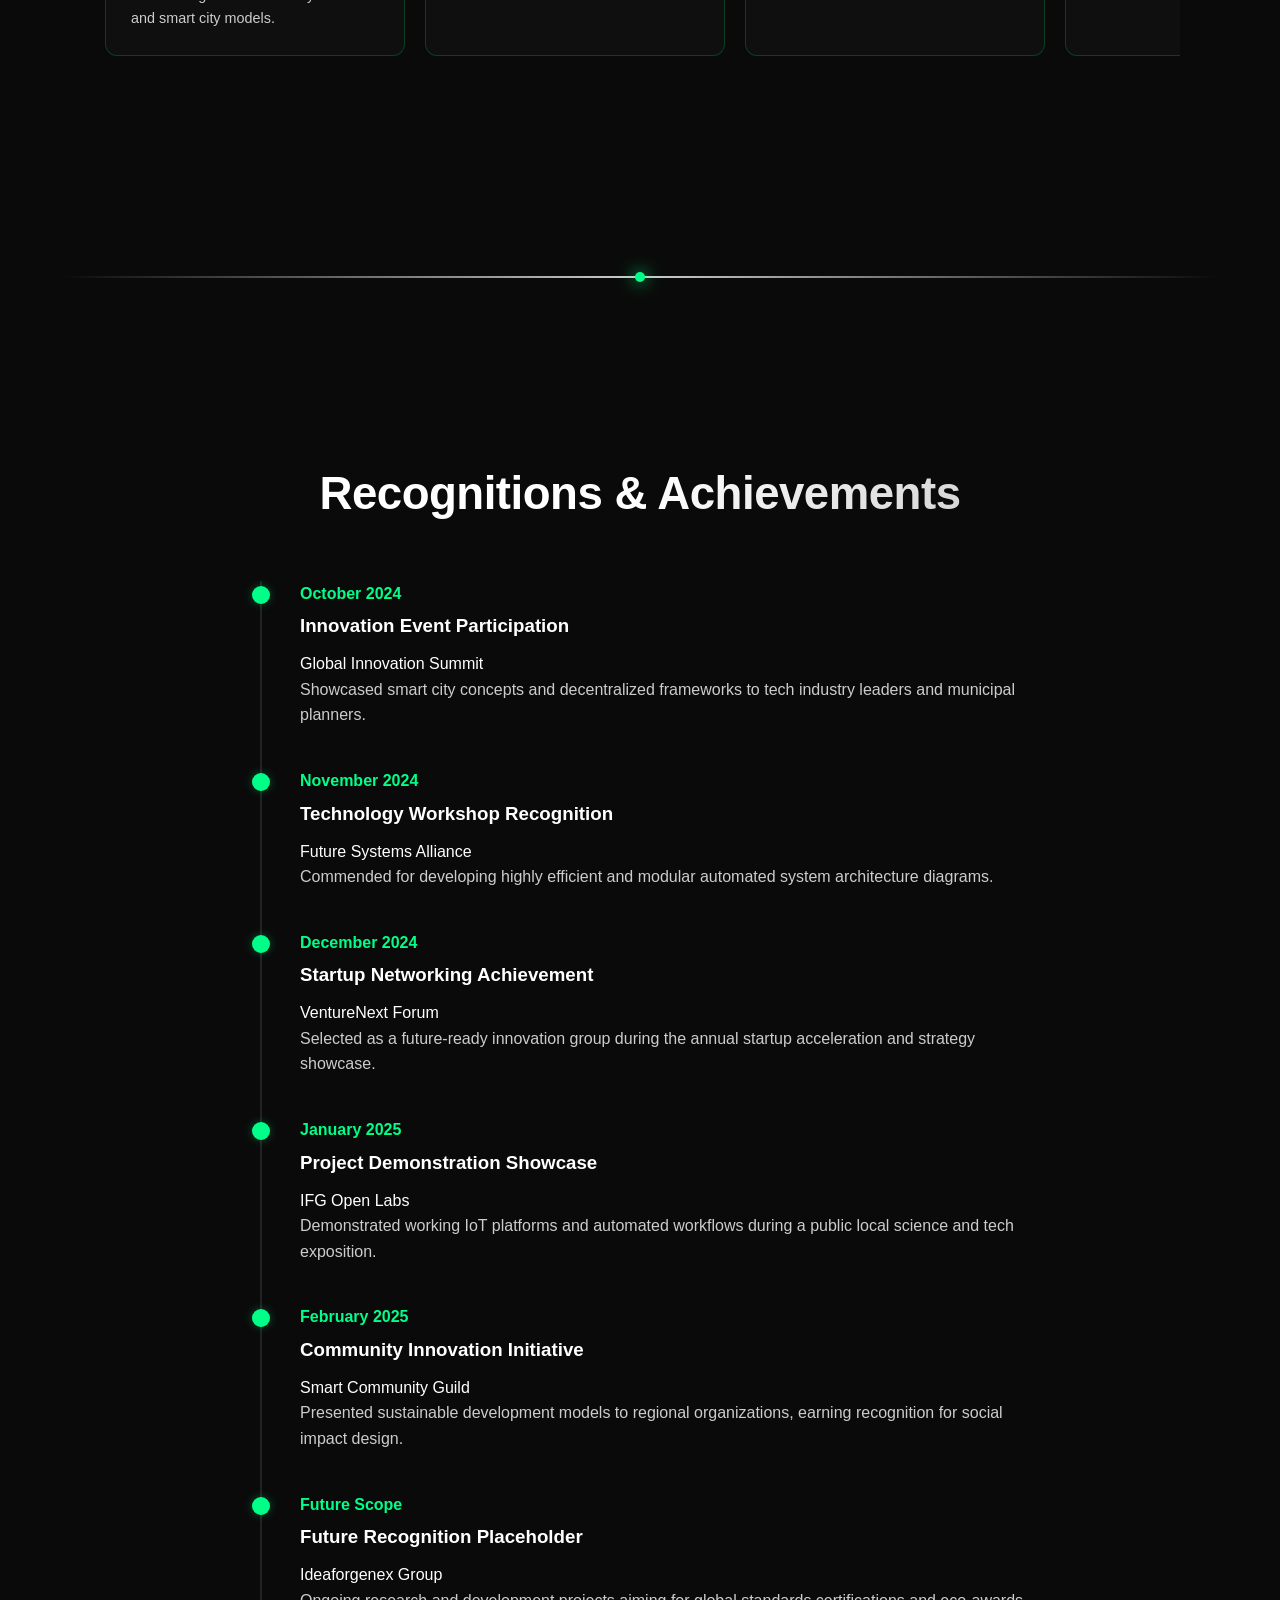
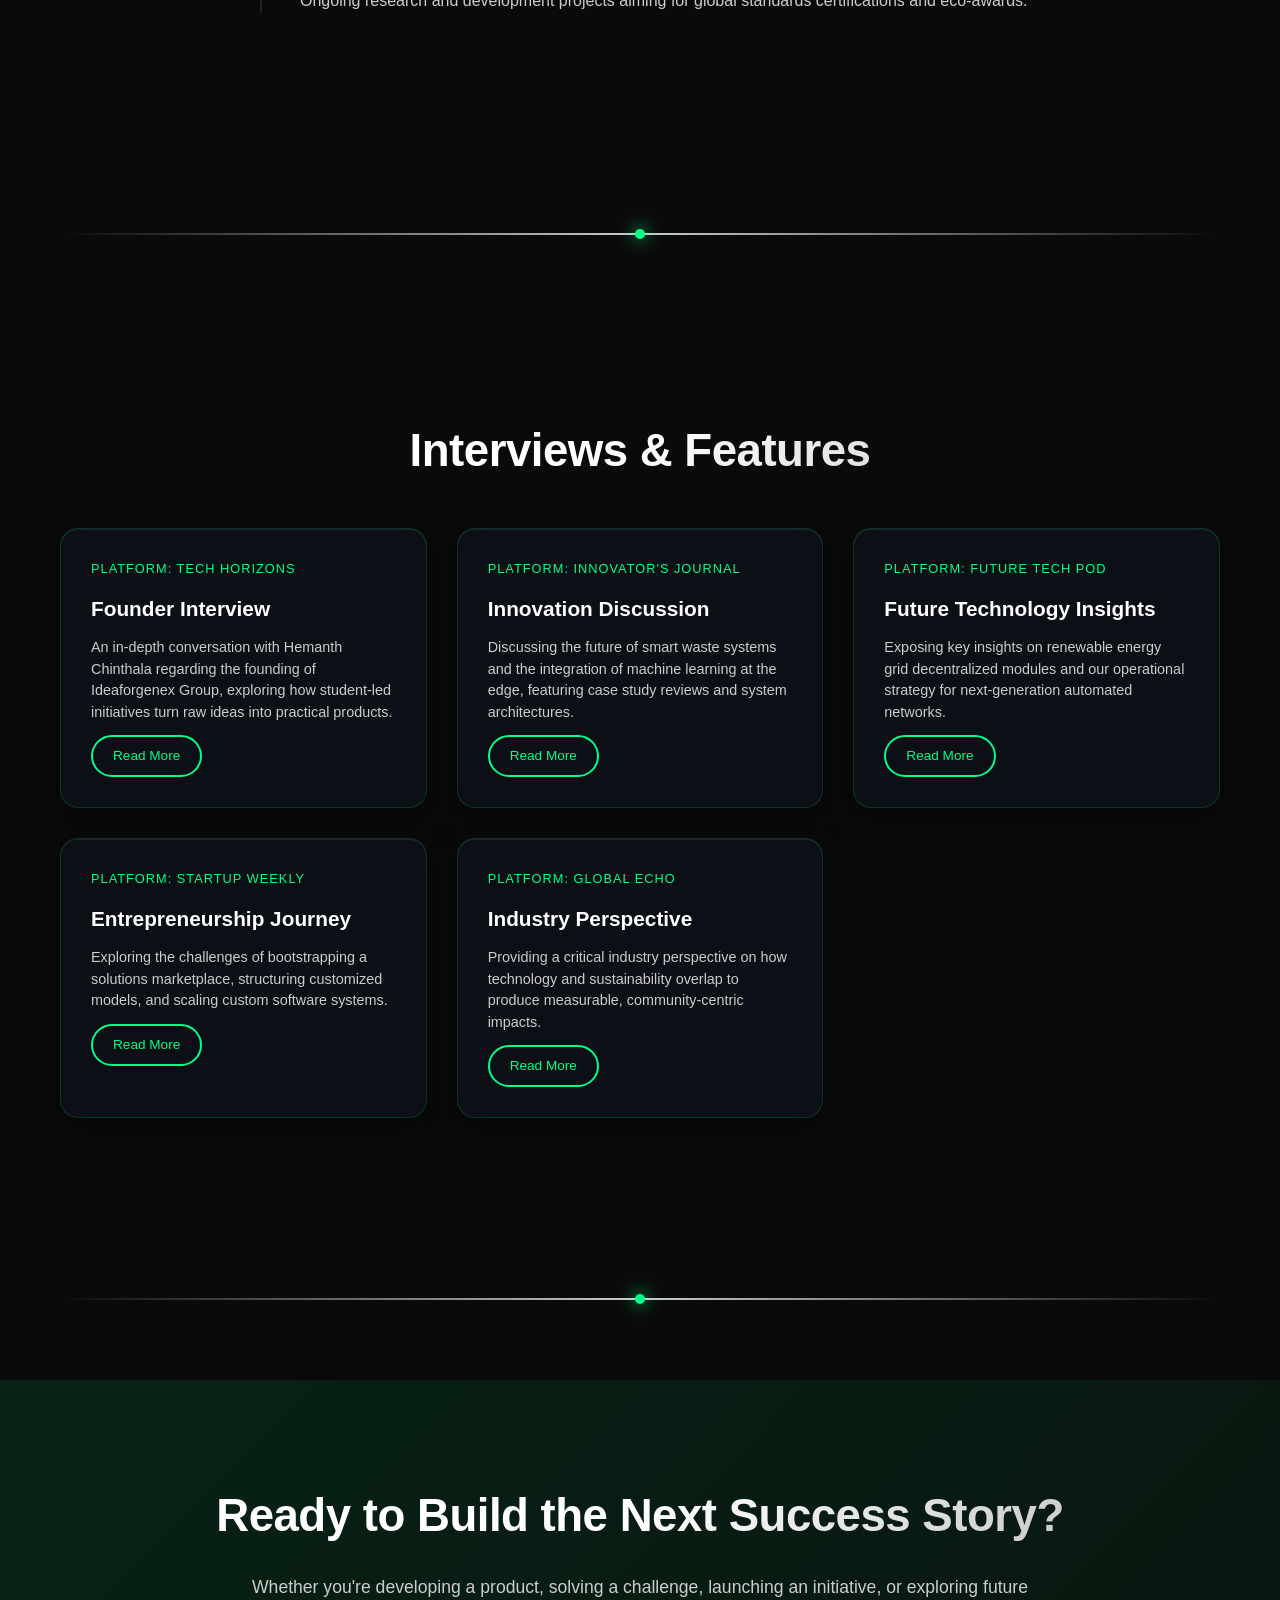
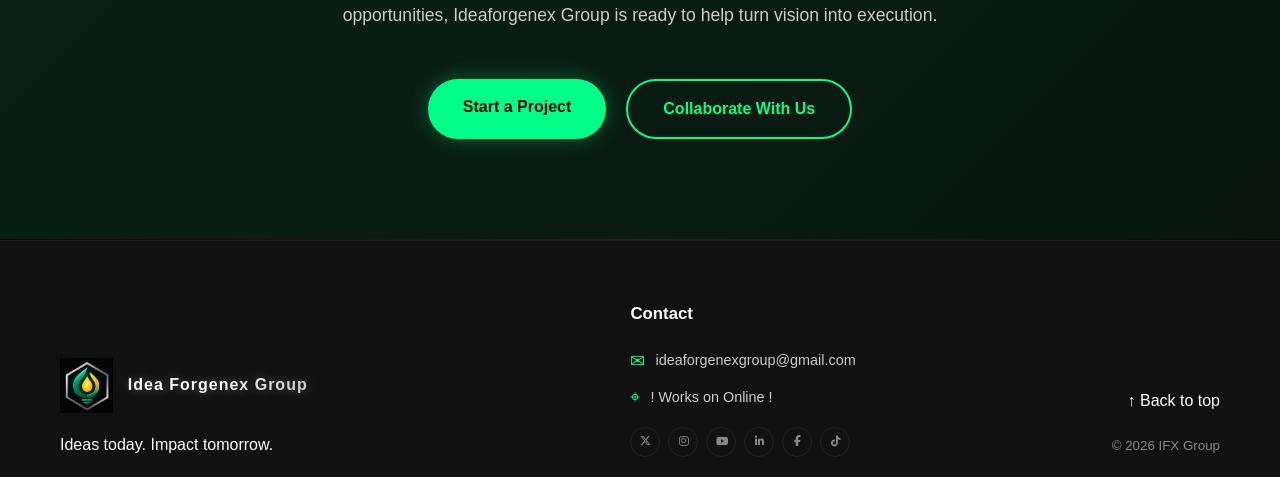
<file: IFX_Website/recognition.html>
<!DOCTYPE html>
<html lang="en">
<head>
    <meta charset="UTF-8">
    <meta name="viewport" content="width=device-width, initial-scale=1.0">
    <meta name="description" content="Explore recognition, awards, achievements, interviews, and real-world impact of Ideaforgenex Group.">
    <title>Recognition & Impact - Ideaforgenex Group</title>
    <link href="https://fonts.googleapis.com/css2?family=Outfit:wght@400;500;600;700&display=swap" rel="stylesheet">
    <link rel="stylesheet" href="style-new.css">
    <link rel="stylesheet" href="https://cdnjs.cloudflare.com/ajax/libs/font-awesome/6.5.2/css/all.min.css">
</head>
<body>
    <!-- Floating Background Particles Canvas -->
    <div id="particle-canvas-container">
        <canvas id="bg-canvas"></canvas>
    </div>

    <!-- Navigation -->
    <nav class="navbar">
        <div class="nav-container">
            <a href="index.html" class="nav-logo">
                <img src="images/logo.png" alt="Ideaforgenex Group Logo">
                <span class="logo-text"><span class="logo-name-long">Idea Forgenex Group</span><span class="logo-name-short">IFX Group</span></span>
            </a>
            <ul class="nav-menu">
                <li><a href="index.html" class="nav-link active">Home</a></li>
                <li><a href="about.html" class="nav-link">About</a></li>
                <li><a href="ideas.html" class="nav-link">Ideas Hub</a></li>
                <li><a href="portfolio.html" class="nav-link">Portfolio</a></li>
                <li><a href="services.html" class="nav-link">Services</a></li>
                <li><a href="recognition.html" class="nav-link">Recognition</a></li>
                <li><a href="contact.html" class="nav-link">Contact</a></li>
            </ul>
            <div class="hamburger">
                <span></span>
                <span></span>
                <span></span>
            </div>
        </div>
    </nav>

    <!-- Page Header Hero Section -->
    <section class="hero contact-hero">
        <div class="hero-background">
            <div class="gradient-orb orb-1"></div>
            <div class="gradient-orb orb-2"></div>
            <div class="gradient-orb orb-3"></div>
        </div>
        <div class="hero-content">
            <div class="hero-box">
                <span class="slide-label">RECOGNITION • ACHIEVEMENTS • IMPACT</span>
                <h1 class="hero-title">Recognition Earned Through Innovation</h1>
                <p class="hero-subtitle">Every milestone represents progress toward our mission of transforming ideas into meaningful solutions. From recognitions and achievements to collaborations and future opportunities, each step reflects our commitment to innovation and impact.</p>
            </div>
        </div>
    </section>

    <!-- Glowing Section Divider -->
    <div class="container">
        <div class="premium-separator"></div>
    </div>

    <!-- Recognition Carousel Section -->
    <section class="recognition-carousel-section section">
        <div class="container">
            <h2 class="section-title" style="text-align: center; margin-bottom: 40px;">Our Recognition Journey</h2>
            <div class="carousel-wrapper glass-card">
                <div class="carousel-track" id="carouselTrack">
                    <!-- Card 1 -->
                    <div class="carousel-card">
                        <div class="carousel-card-content">
                            <span class="recognition-org">Global Innovation Summit</span>
                            <span class="recognition-date">October 2024</span>
                            <h3>Innovation Challenge Participation</h3>
                            <p>Selected as a key participant showcasing decentralized systems and smart city models.</p>
                        </div>
                    </div>
                    <!-- Card 2 -->
                    <div class="carousel-card">
                        <div class="carousel-card-content">
                            <span class="recognition-org">VentureNext Forum</span>
                            <span class="recognition-date">November 2024</span>
                            <h3>Startup Event Recognition</h3>
                            <p>Recognized as one of the top emerging future-ready platforms for model design.</p>
                        </div>
                    </div>
                    <!-- Card 3 -->
                    <div class="carousel-card">
                        <div class="carousel-card-content">
                            <span class="recognition-org">TechExpo Global</span>
                            <span class="recognition-date">December 2024</span>
                            <h3>Technology Showcase</h3>
                            <p>Demonstrated automated IoT solutions and smart learning architectures.</p>
                        </div>
                    </div>
                    <!-- Card 4 -->
                    <div class="carousel-card">
                        <div class="carousel-card-content">
                            <span class="recognition-org">IFG Open Labs</span>
                            <span class="recognition-date">January 2025</span>
                            <h3>Project Demonstration</h3>
                            <p>Presented live pilot demonstrations of Smart Waste sorting algorithm.</p>
                        </div>
                    </div>
                    <!-- Card 5 -->
                    <div class="carousel-card">
                        <div class="carousel-card-content">
                            <span class="recognition-org">Global Tech Alliance</span>
                            <span class="recognition-date">Future Vision</span>
                            <h3>Future Award Placeholder</h3>
                            <p>Working towards certifications and standards recognition for smart integrations.</p>
                        </div>
                    </div>
                    <!-- Card 6 -->
                    <div class="carousel-card">
                        <div class="carousel-card-content">
                            <span class="recognition-org">Innovation Hub</span>
                            <span class="recognition-date">February 2025</span>
                            <h3>Community Impact Award</h3>
                            <p>Recognized for contributions to sustainable community development.</p>
                        </div>
                    </div>
                    <!-- Card 7 -->
                    <div class="carousel-card">
                        <div class="carousel-card-content">
                            <span class="recognition-org">Tech Leaders Forum</span>
                            <span class="recognition-date">March 2025</span>
                            <h3>Excellence in Innovation</h3>
                            <p>Awarded for excellence in developing practical technology solutions.</p>
                        </div>
                    </div>
                    <!-- Card 8 -->
                    <div class="carousel-card">
                        <div class="carousel-card-content">
                            <span class="recognition-org">Startup Ecosystem</span>
                            <span class="recognition-date">April 2025</span>
                            <h3>Emerging Startup Recognition</h3>
                            <p>Highlighted as an emerging startup with significant growth potential.</p>
                        </div>
                    </div>
                    <!-- Card 9 -->
                    <div class="carousel-card">
                        <div class="carousel-card-content">
                            <span class="recognition-org">Digital Transformation</span>
                            <span class="recognition-date">May 2025</span>
                            <h3>Digital Innovation Award</h3>
                            <p>Recognized for contributions to digital transformation initiatives.</p>
                        </div>
                    </div>
                    <!-- Card 10 -->
                    <div class="carousel-card">
                        <div class="carousel-card-content">
                            <span class="recognition-org">Sustainable Tech</span>
                            <span class="recognition-date">June 2025</span>
                            <h3>Green Technology Award</h3>
                            <p>Awarded for developing environmentally conscious technology solutions.</p>
                        </div>
                    </div>
                </div>
                <button id="prevBtn" class="carousel-btn prev-btn">
                    <svg xmlns="http://www.w3.org/2000/svg" fill="none" viewBox="0 0 24 24" stroke-width="2.5" stroke="currentColor">
                        <path stroke-linecap="round" stroke-linejoin="round" d="M15.75 19.5L8.25 12l7.5-7.5" />
                    </svg>
                </button>
                <button id="nextBtn" class="carousel-btn next-btn">
                    <svg xmlns="http://www.w3.org/2000/svg" fill="none" viewBox="0 0 24 24" stroke-width="2.5" stroke="currentColor">
                        <path stroke-linecap="round" stroke-linejoin="round" d="M8.25 4.5l7.5 7.5-7.5 7.5" />
                    </svg>
                </button>
            </div>
        </div>
    </section>

    <!-- Glowing Section Divider -->
    <div class="container">
        <div class="premium-separator"></div>
    </div>

    <!-- Recognitions & Achievements Section -->
    <section class="achievements-section section">
        <div class="container">
            <h2 class="section-title">Recognitions & Achievements</h2>
            <div class="timeline">
                <div class="timeline-item">
                    <div class="timeline-marker"></div>
                    <div class="timeline-content glass-card">
                        <div class="timeline-date">October 2024</div>
                        <h3>Innovation Event Participation</h3>
                        <span class="timeline-org">Global Innovation Summit</span>
                        <p>Showcased smart city concepts and decentralized frameworks to tech industry leaders and municipal planners.</p>
                    </div>
                </div>
                <div class="timeline-item">
                    <div class="timeline-marker"></div>
                    <div class="timeline-content glass-card">
                        <div class="timeline-date">November 2024</div>
                        <h3>Technology Workshop Recognition</h3>
                        <span class="timeline-org">Future Systems Alliance</span>
                        <p>Commended for developing highly efficient and modular automated system architecture diagrams.</p>
                    </div>
                </div>
                <div class="timeline-item">
                    <div class="timeline-marker"></div>
                    <div class="timeline-content glass-card">
                        <div class="timeline-date">December 2024</div>
                        <h3>Startup Networking Achievement</h3>
                        <span class="timeline-org">VentureNext Forum</span>
                        <p>Selected as a future-ready innovation group during the annual startup acceleration and strategy showcase.</p>
                    </div>
                </div>
                <div class="timeline-item">
                    <div class="timeline-marker"></div>
                    <div class="timeline-content glass-card">
                        <div class="timeline-date">January 2025</div>
                        <h3>Project Demonstration Showcase</h3>
                        <span class="timeline-org">IFG Open Labs</span>
                        <p>Demonstrated working IoT platforms and automated workflows during a public local science and tech exposition.</p>
                    </div>
                </div>
                <div class="timeline-item">
                    <div class="timeline-marker"></div>
                    <div class="timeline-content glass-card">
                        <div class="timeline-date">February 2025</div>
                        <h3>Community Innovation Initiative</h3>
                        <span class="timeline-org">Smart Community Guild</span>
                        <p>Presented sustainable development models to regional organizations, earning recognition for social impact design.</p>
                    </div>
                </div>
                <div class="timeline-item">
                    <div class="timeline-marker"></div>
                    <div class="timeline-content glass-card">
                        <div class="timeline-date">Future Scope</div>
                        <h3>Future Recognition Placeholder</h3>
                        <span class="timeline-org">Ideaforgenex Group</span>
                        <p>Ongoing research and development projects aiming for global standards certifications and eco-awards.</p>
                    </div>
                </div>
            </div>
        </div>
    </section>

    <!-- Glowing Section Divider -->
    <div class="container">
        <div class="premium-separator"></div>
    </div>

    <!-- Interviews & Features Section -->
    <section class="interviews-section section">
        <div class="container">
            <h2 class="section-title">Interviews & Features</h2>
            <div class="interviews-grid">
                <!-- Card 1 -->
                <div class="interview-card glass-card">
                    <span class="interview-platform">Platform: Tech Horizons</span>
                    <h3>Founder Interview</h3>
                    <p>An in-depth conversation with Hemanth Chinthala regarding the founding of Ideaforgenex Group, exploring how student-led initiatives turn raw ideas into practical products.</p>
                    <a href="contact.html" class="btn btn-secondary btn-sm">Read More</a>
                </div>

                <!-- Card 2 -->
                <div class="interview-card glass-card">
                    <span class="interview-platform">Platform: Innovator's Journal</span>
                    <h3>Innovation Discussion</h3>
                    <p>Discussing the future of smart waste systems and the integration of machine learning at the edge, featuring case study reviews and system architectures.</p>
                    <a href="contact.html" class="btn btn-secondary btn-sm">Read More</a>
                </div>

                <!-- Card 3 -->
                <div class="interview-card glass-card">
                    <span class="interview-platform">Platform: Future Tech Pod</span>
                    <h3>Future Technology Insights</h3>
                    <p>Exposing key insights on renewable energy grid decentralized modules and our operational strategy for next-generation automated networks.</p>
                    <a href="contact.html" class="btn btn-secondary btn-sm">Read More</a>
                </div>

                <!-- Card 4 -->
                <div class="interview-card glass-card">
                    <span class="interview-platform">Platform: Startup Weekly</span>
                    <h3>Entrepreneurship Journey</h3>
                    <p>Exploring the challenges of bootstrapping a solutions marketplace, structuring customized models, and scaling custom software systems.</p>
                    <a href="contact.html" class="btn btn-secondary btn-sm">Read More</a>
                </div>

                <!-- Card 5 -->
                <div class="interview-card glass-card">
                    <span class="interview-platform">Platform: Global Echo</span>
                    <h3>Industry Perspective</h3>
                    <p>Providing a critical industry perspective on how technology and sustainability overlap to produce measurable, community-centric impacts.</p>
                    <a href="contact.html" class="btn btn-secondary btn-sm">Read More</a>
                </div>
            </div>
        </div>
    </section>

    <!-- Glowing Section Divider -->
    <div class="container">
        <div class="premium-separator"></div>
    </div>

    <!-- Final CTA Section -->
    <section class="cta-section section">
        <div class="container">
            <h2 class="section-title">Ready to Build the Next Success Story?</h2>
            <p class="section-text">
                Whether you're developing a product, solving a challenge, launching an initiative, or exploring future opportunities, Ideaforgenex Group is ready to help turn vision into execution.
            </p>
            <div class="cta-buttons">
                <a href="contact.html" class="btn btn-primary">Start a Project</a>
                <a href="contact.html" class="btn btn-secondary">Collaborate With Us</a>
            </div>
        </div>
    </section>

    <hr class="footer-divider-line">
    
    <!-- Footer -->
    <footer class="footer">
        <div class="container">
            <div class="footer-content footer-content-minimal">
                <div class="footer-brand">
                    <div class="brand-logo-wrapper">
                        <img src="images/logo.png" alt="Ideaforgenex Group Logo">
                        <span class="brand-name"><span class="logo-name-long">Idea Forgenex Group</span><span class="logo-name-short">IFX Group</span></span>
                    </div>
                    <p class="footer-quote">Ideas today. Impact tomorrow.</p>
                </div>
                <div class="footer-contact">
                    <h4>Contact</h4>
                    <a class="footer-contact-item" href="mailto:ideaforgenexgroup@gmail.com"><span aria-hidden="true">✉</span> ideaforgenexgroup@gmail.com</a>
                    <span class="footer-contact-item"><span aria-hidden="true">⌖</span> ! Works on Online !</span>
                    <div class="footer-socials" aria-label="Social media channels">
                        <a href="https://x.com" class="social-icon" title="X / Twitter" aria-label="X / Twitter" target="_blank" rel="noopener noreferrer"><i class="fa-brands fa-x-twitter" aria-hidden="true"></i></a><a href="https://instagram.com" class="social-icon" title="Instagram" aria-label="Instagram" target="_blank" rel="noopener noreferrer"><i class="fa-brands fa-instagram" aria-hidden="true"></i></a><a href="https://youtube.com" class="social-icon" title="YouTube" aria-label="YouTube" target="_blank" rel="noopener noreferrer"><i class="fa-brands fa-youtube" aria-hidden="true"></i></a><a href="https://linkedin.com" class="social-icon" title="LinkedIn" aria-label="LinkedIn" target="_blank" rel="noopener noreferrer"><i class="fa-brands fa-linkedin-in" aria-hidden="true"></i></a><a href="https://facebook.com" class="social-icon" title="Facebook" aria-label="Facebook" target="_blank" rel="noopener noreferrer"><i class="fa-brands fa-facebook-f" aria-hidden="true"></i></a><a href="https://tiktok.com" class="social-icon" title="TikTok" aria-label="TikTok" target="_blank" rel="noopener noreferrer"><i class="fa-brands fa-tiktok" aria-hidden="true"></i></a>
                    </div>
                </div>
                <div class="footer-back-to-top">
                    <button class="back-to-top" type="button" onclick="window.scrollTo({ top: 0, behavior: 'smooth' });">↑ <span>Back to top</span></button>
                    <small>© 2026 IFX Group</small>
                </div>
            </div>
        </div>
    </footer>

    <!-- Floating AI Assistant -->
    <div class="ai-assistant">
        <div class="ai-button" onclick="toggleAIChat()">
            <span class="ai-icon">🤖</span>
        </div>
        <div class="ai-chat" id="aiChat">
            <div class="chat-header">
                <h3>IFG Assistant</h3>
                <span class="close-chat" onclick="toggleAIChat()">&times;</span>
            </div>
            <div class="chat-messages" id="chatMessages">
                <div class="message ai-message">
                    <p>Hello! I'm the IFG Assistant. How can I help you today?</p>
                </div>
            </div>
            <div class="chat-options">
                <button class="chat-option" onclick="sendAIQuery('What is Ideaforgenex?')">What is Ideaforgenex?</button>
                <button class="chat-option" onclick="sendAIQuery('What services do you offer?')">Services</button>
                <button class="chat-option" onclick="sendAIQuery('Who is the founder?')">Founder</button>
                <button class="chat-option" onclick="sendAIQuery('How can I collaborate?')">Collaborate</button>
            </div>
            <div class="chat-input">
                <input type="text" id="chatInput" placeholder="Type your message..." onkeypress="handleChatKeypress(event)">
                <button onclick="sendChatMessage()">Send</button>
            </div>
        </div>
    </div>

    <script src="script.js"></script>
</body>
</html>
</file>
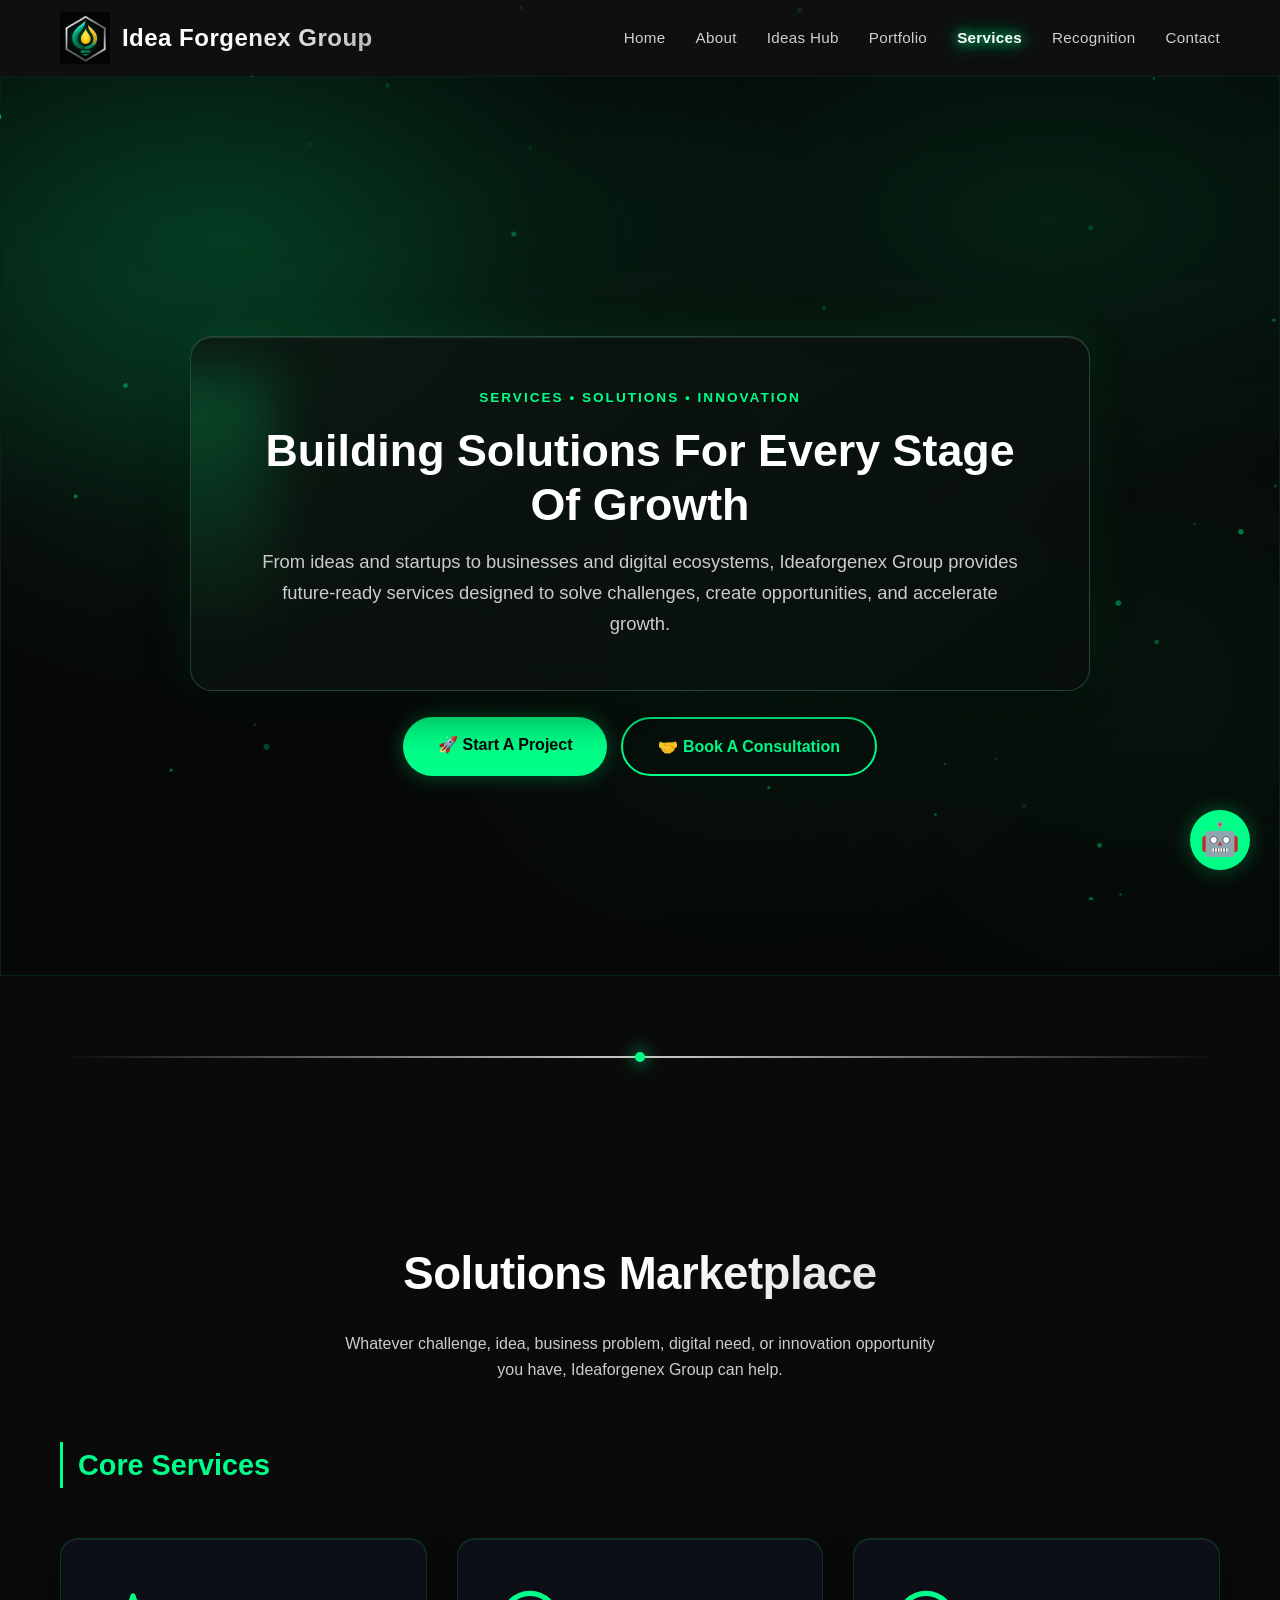
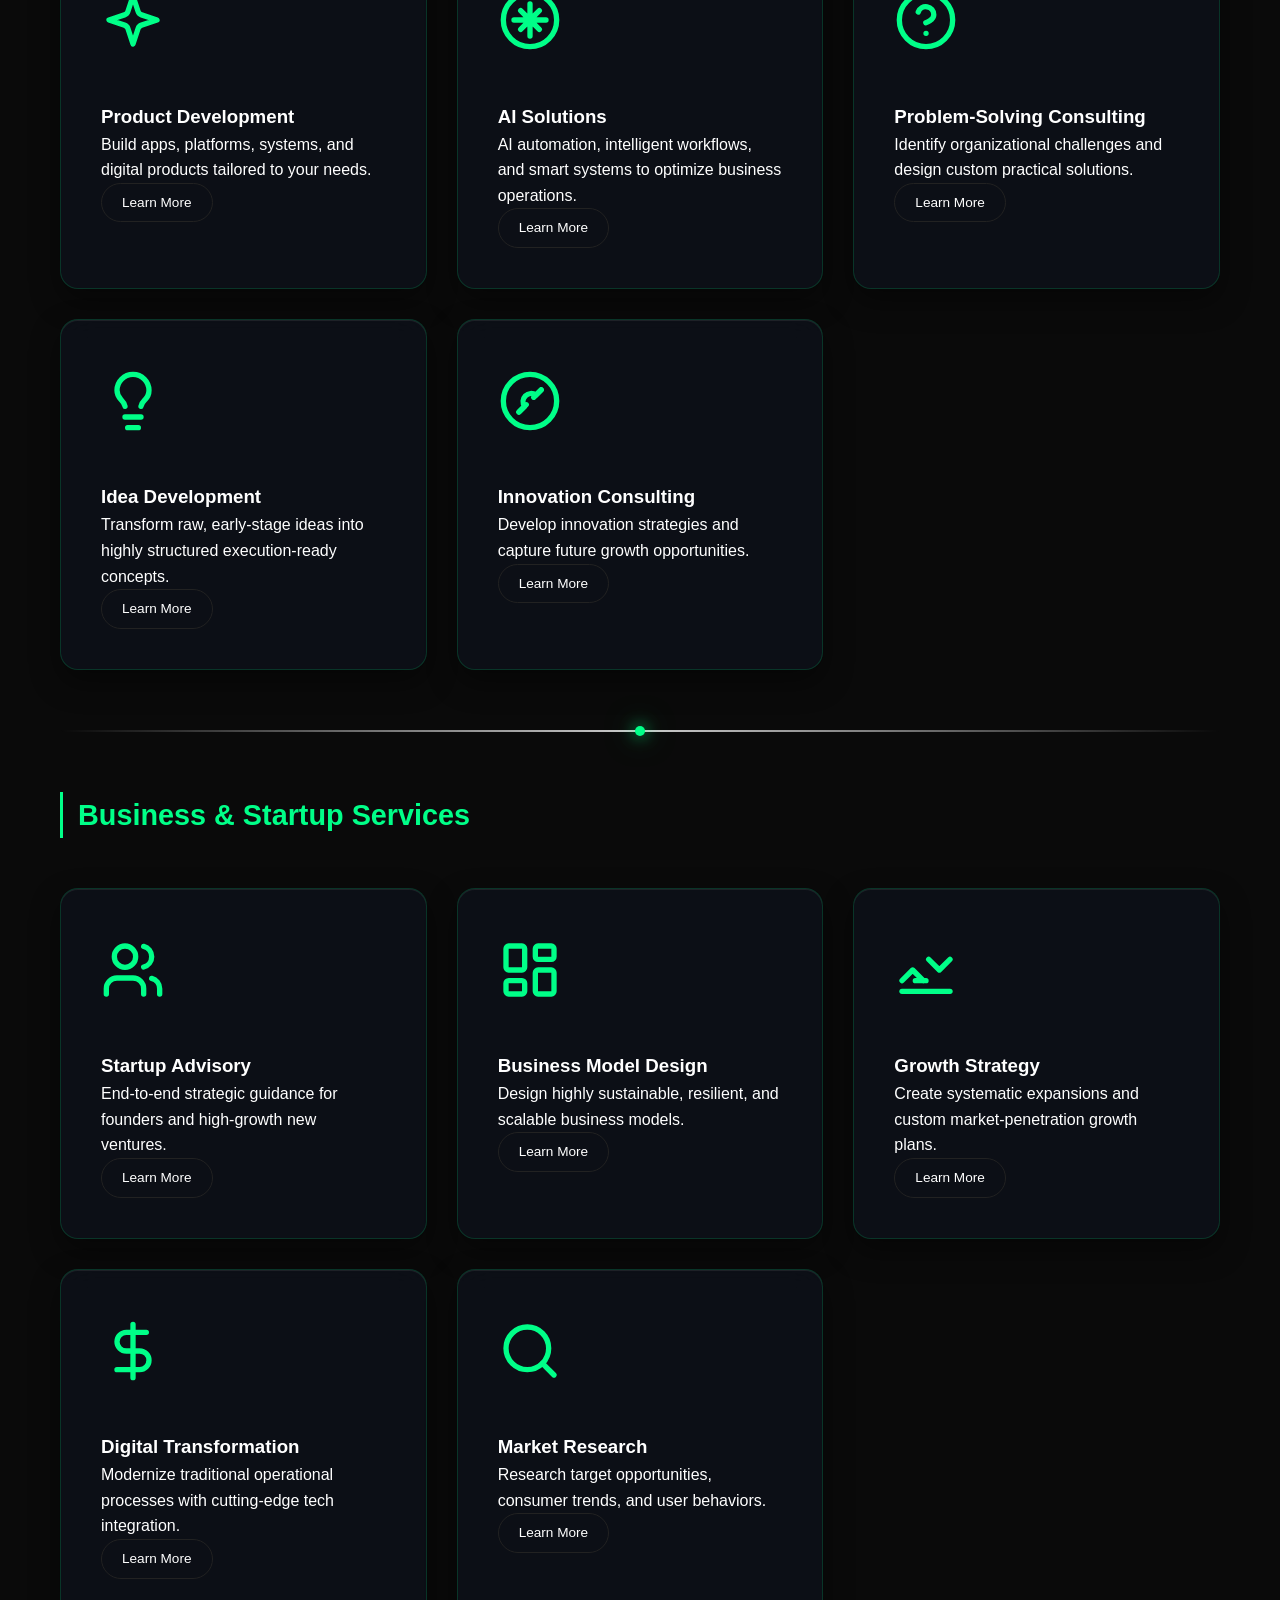
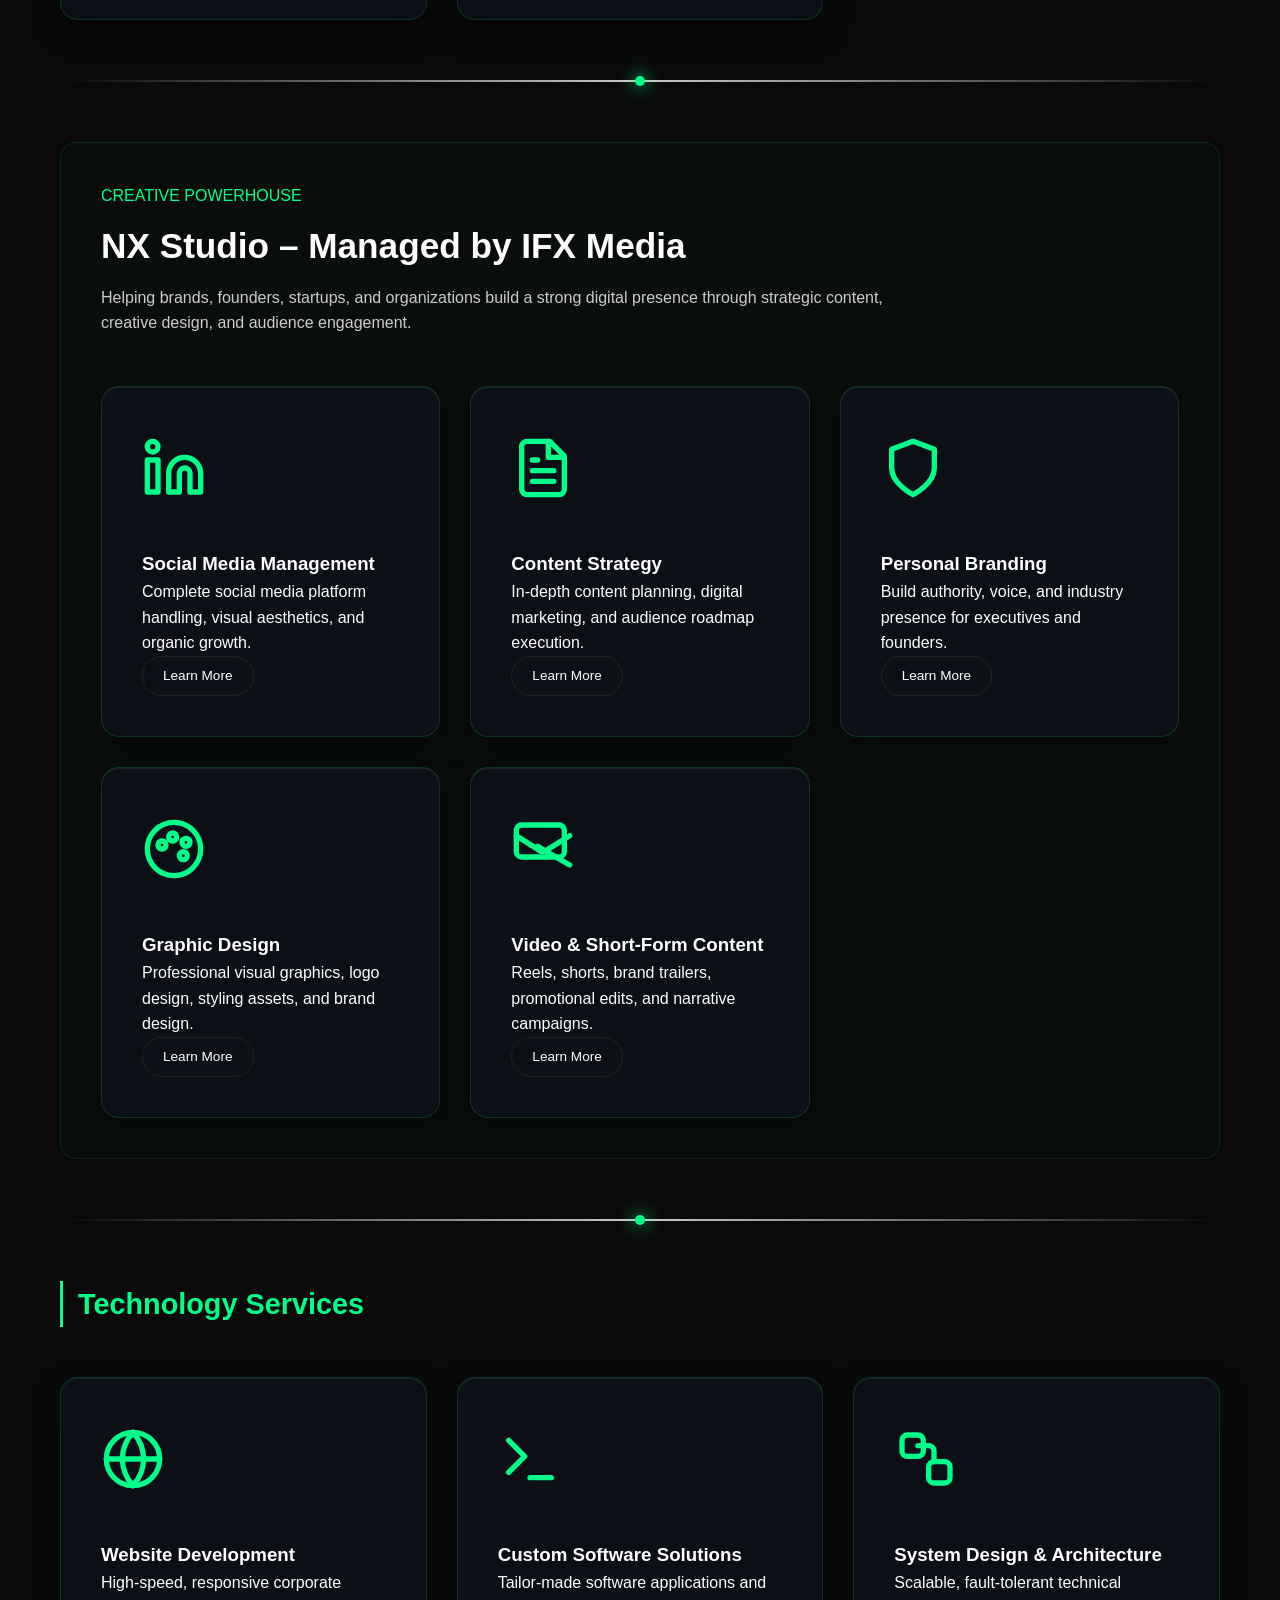
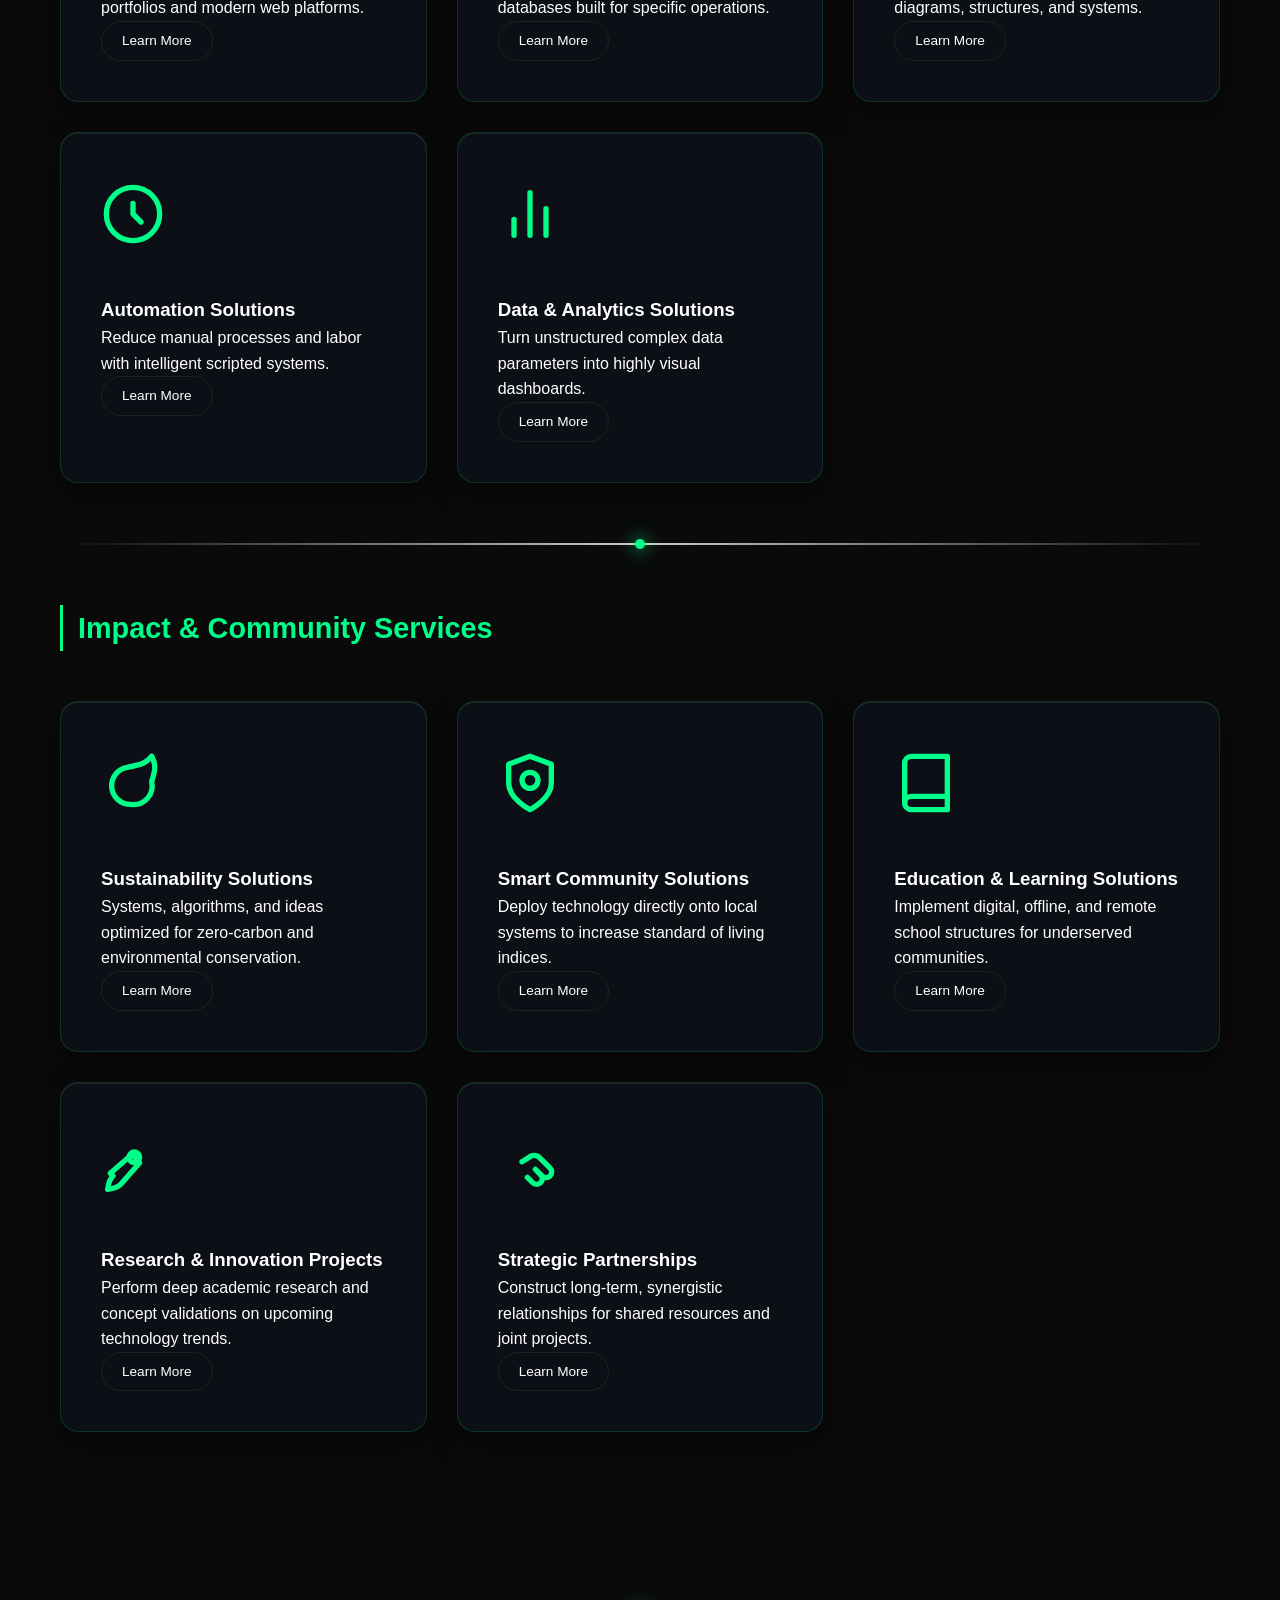
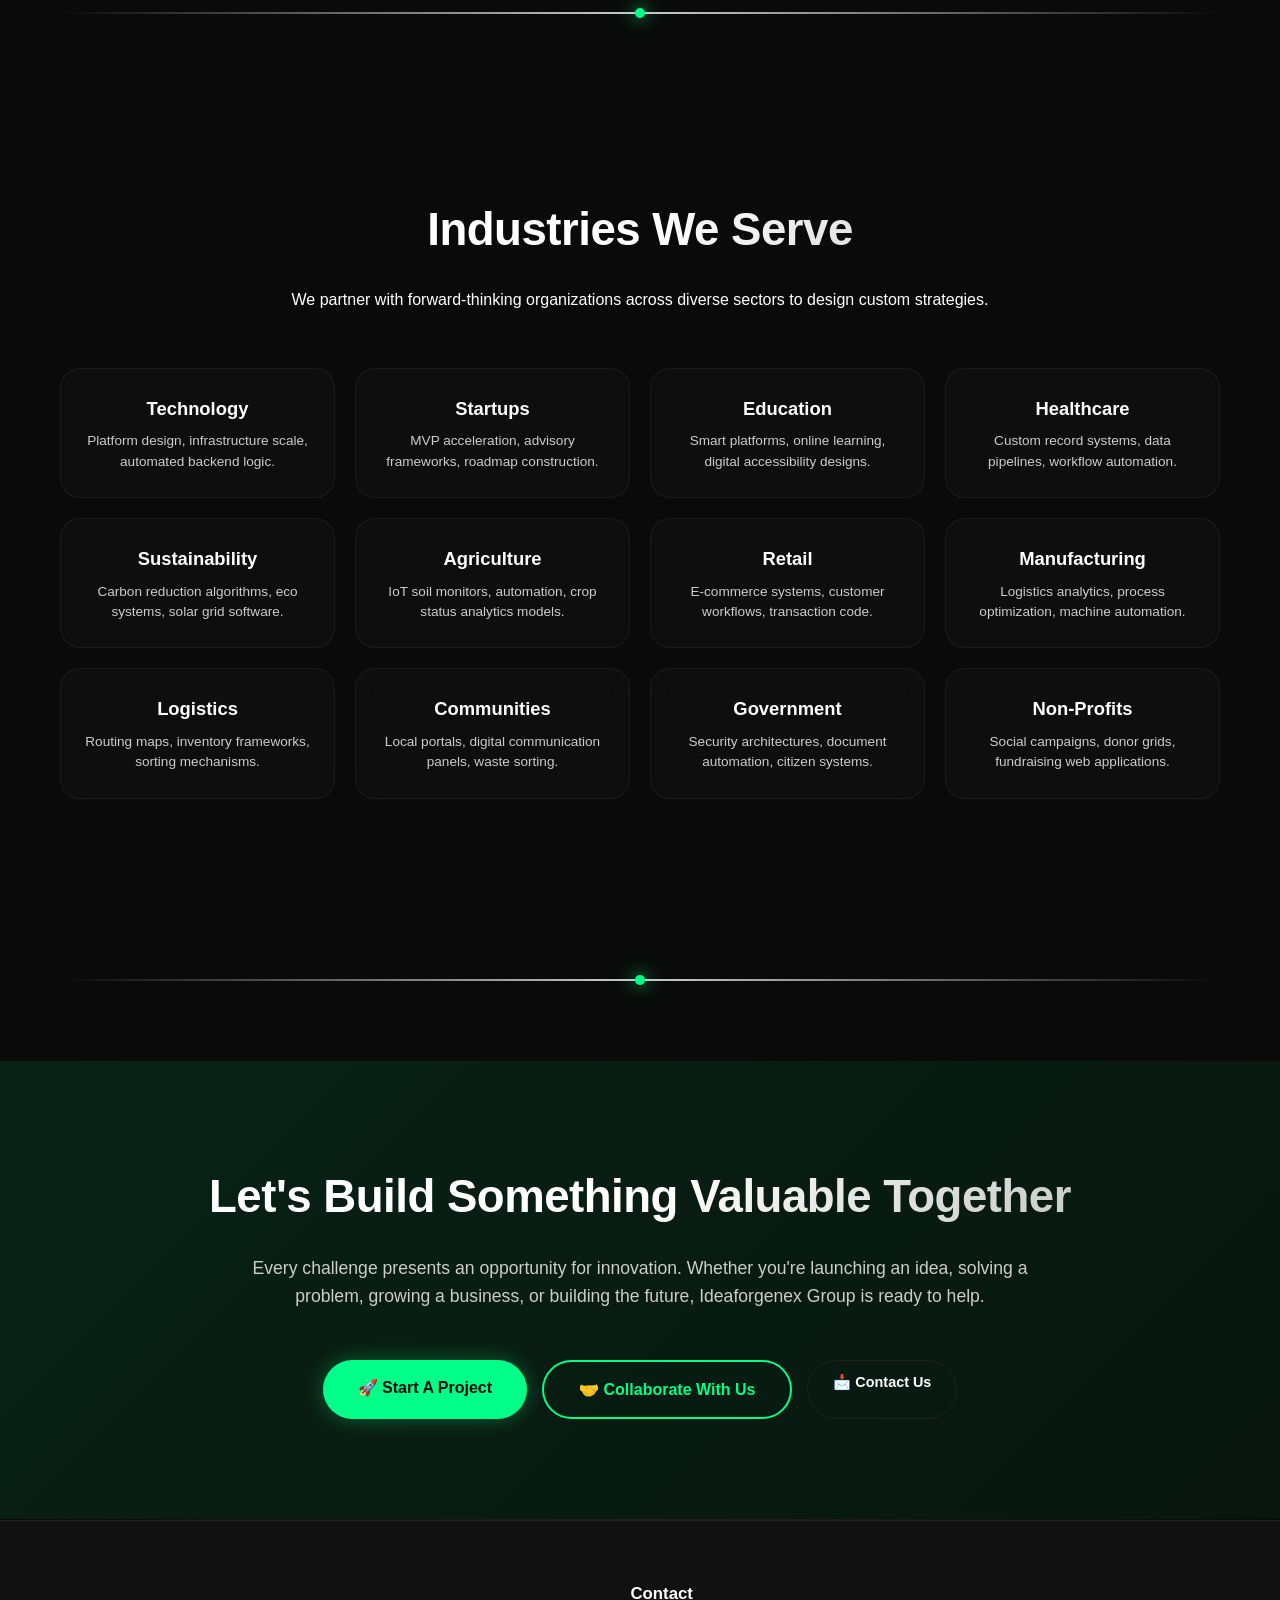
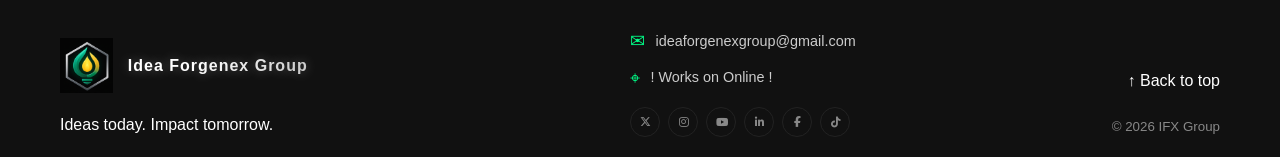
<file: IFX_Website/services.html>
<!DOCTYPE html>
<html lang="en">
<head>
    <meta charset="UTF-8">
    <meta name="viewport" content="width=device-width, initial-scale=1.0">
    <meta name="description" content="Explore Ideaforgenex Group's premium innovation and solutions marketplace - technology, startup, media, AI, and strategic consulting.">
    <title>Services - Ideaforgenex Group</title>
    <link href="https://fonts.googleapis.com/css2?family=Outfit:wght@400;500;600;700&display=swap" rel="stylesheet">
    <link rel="stylesheet" href="style-new.css">
    <link rel="stylesheet" href="https://cdnjs.cloudflare.com/ajax/libs/font-awesome/6.5.2/css/all.min.css">
</head>
<body>
    <!-- Floating Background Particles Canvas -->
    <div id="particle-canvas-container">
        <canvas id="bg-canvas"></canvas>
    </div>

    <!-- Navigation -->
    <nav class="navbar">
        <div class="nav-container">
            <a href="index.html" class="nav-logo">
                <img src="images/logo.png" alt="Ideaforgenex Group Logo">
                <span class="logo-text"><span class="logo-name-long">Idea Forgenex Group</span><span class="logo-name-short">IFX Group</span></span>
            </a>
            <ul class="nav-menu">
                <li><a href="index.html" class="nav-link active">Home</a></li>
                <li><a href="about.html" class="nav-link">About</a></li>
                <li><a href="ideas.html" class="nav-link">Ideas Hub</a></li>
                <li><a href="portfolio.html" class="nav-link">Portfolio</a></li>
                <li><a href="services.html" class="nav-link">Services</a></li>
                <li><a href="recognition.html" class="nav-link">Recognition</a></li>
                <li><a href="contact.html" class="nav-link">Contact</a></li>
            </ul>
            <div class="hamburger">
                <span></span>
                <span></span>
                <span></span>
            </div>
        </div>
    </nav>

    <!-- Hero Section -->
    <section class="hero contact-hero">
        <div class="hero-background">
            <div class="gradient-orb orb-1"></div>
            <div class="gradient-orb orb-2"></div>
            <div class="gradient-orb orb-3"></div>
        </div>
        <div class="hero-content">
            <div class="hero-box">
                <span class="slide-label">SERVICES • SOLUTIONS • INNOVATION</span>
                <h1 class="hero-title">Building Solutions For Every Stage Of Growth</h1>
                <p class="hero-subtitle">From ideas and startups to businesses and digital ecosystems, Ideaforgenex Group provides future-ready services designed to solve challenges, create opportunities, and accelerate growth.</p>
            </div>
            <div class="hero-actions">
                <a href="contact.html?tab=project" class="btn btn-primary">🚀 Start A Project</a>
                <a href="contact.html?tab=collaborate" class="btn btn-secondary">🤝 Book A Consultation</a>
            </div>
        </div>
    </section>

    <!-- Divider -->
    <div class="container">
        <div class="premium-separator"></div>
    </div>

    <!-- Services Overview Market Place -->
    <section class="services-market section">
        <div class="container">
            <div class="section-header" style="text-align: center; margin-bottom: 60px;">
                <h2 class="section-title">Solutions Marketplace</h2>
                <p class="section-subtitle" style="color: var(--text-gray); max-width: 600px; margin: 15px auto 0;">Whatever challenge, idea, business problem, digital need, or innovation opportunity you have, Ideaforgenex Group can help.</p>
            </div>

            <!-- CORE SERVICES -->
            <div class="service-category-block">
                <h3 class="category-title" style="color: var(--primary-color); font-size: 1.8rem; border-left: 3px solid var(--primary-color); padding-left: 15px; margin-bottom: 30px;">Core Services</h3>
                <div class="services-grid">
                    <!-- Service 1 -->
                    <div class="service-card glass-card">
                        <div class="service-icon">
                            <svg xmlns="http://www.w3.org/2000/svg" viewBox="0 0 24 24" fill="none" stroke="currentColor" stroke-width="2" stroke-linecap="round" stroke-linejoin="round" class="icon">
                                <path d="m12 3-1.912 5.813a2 2 0 0 1-1.275 1.275L3 12l5.813 1.912a2 2 0 0 1 1.275 1.275L12 21l1.912-5.813a2 2 0 0 1 1.275-1.275L21 12l-5.813-1.912a2 2 0 0 1-1.275-1.275L12 3Z"/>
                            </svg>
                        </div>
                        <h3>Product Development</h3>
                        <p>Build apps, platforms, systems, and digital products tailored to your needs.</p>
                        <a href="contact.html?tab=project" class="btn btn-outline btn-sm">Learn More</a>
                    </div>
                    <!-- Service 2 -->
                    <div class="service-card glass-card">
                        <div class="service-icon">
                            <svg xmlns="http://www.w3.org/2000/svg" viewBox="0 0 24 24" fill="none" stroke="currentColor" stroke-width="2" stroke-linecap="round" stroke-linejoin="round" class="icon">
                                <path d="M12 22c5.523 0 10-4.477 10-10S17.523 2 12 2 2 6.477 2 12s4.477 10 10 10z"/>
                                <path d="M12 6v12m-6-6h12m-9.5-3.5L12 12l3.5-3.5M8.5 15.5 12 12l3.5 3.5"/>
                            </svg>
                        </div>
                        <h3>AI Solutions</h3>
                        <p>AI automation, intelligent workflows, and smart systems to optimize business operations.</p>
                        <a href="contact.html?tab=project" class="btn btn-outline btn-sm">Learn More</a>
                    </div>
                    <!-- Service 3 -->
                    <div class="service-card glass-card">
                        <div class="service-icon">
                            <svg xmlns="http://www.w3.org/2000/svg" viewBox="0 0 24 24" fill="none" stroke="currentColor" stroke-width="2" stroke-linecap="round" stroke-linejoin="round" class="icon">
                                <circle cx="12" cy="12" r="10"/>
                                <path d="M9.09 9a3 3 0 0 1 5.83 1c0 2-3 3-3 3m.09 4h.01"/>
                            </svg>
                        </div>
                        <h3>Problem-Solving Consulting</h3>
                        <p>Identify organizational challenges and design custom practical solutions.</p>
                        <a href="contact.html?tab=collaborate" class="btn btn-outline btn-sm">Learn More</a>
                    </div>
                    <!-- Service 4 -->
                    <div class="service-card glass-card">
                        <div class="service-icon">
                            <svg xmlns="http://www.w3.org/2000/svg" viewBox="0 0 24 24" fill="none" stroke="currentColor" stroke-width="2" stroke-linecap="round" stroke-linejoin="round" class="icon">
                                <path d="M15 14c.2-1 .7-1.7 1.5-2.5 1-.9 1.5-2.2 1.5-3.5A6 6 0 0 0 6 8c0 1 .2 2.2 1.5 3.5.7.7 1.3 1.5 1.5 2.5"/>
                                <path d="M9 18h6m-5 4h4"/>
                            </svg>
                        </div>
                        <h3>Idea Development</h3>
                        <p>Transform raw, early-stage ideas into highly structured execution-ready concepts.</p>
                        <a href="contact.html?tab=idea" class="btn btn-outline btn-sm">Learn More</a>
                    </div>
                    <!-- Service 5 -->
                    <div class="service-card glass-card">
                        <div class="service-icon">
                            <svg xmlns="http://www.w3.org/2000/svg" viewBox="0 0 24 24" fill="none" stroke="currentColor" stroke-width="2" stroke-linecap="round" stroke-linejoin="round" class="icon">
                                <circle cx="12" cy="12" r="10"/>
                                <path d="m16.2 7.8-2 2a3 3 0 0 0-4.2 4.2l-2 2"/>
                                <path d="m13.4 10.6 2.8-2.8M10.6 13.4l-2.8 2.8"/>
                            </svg>
                        </div>
                        <h3>Innovation Consulting</h3>
                        <p>Develop innovation strategies and capture future growth opportunities.</p>
                        <a href="contact.html?tab=collaborate" class="btn btn-outline btn-sm">Learn More</a>
                    </div>
                </div>
            </div>

            <!-- Divider -->
            <div class="premium-separator" style="margin: 60px 0;"></div>

            <!-- BUSINESS & STARTUP SERVICES -->
            <div class="service-category-block">
                <h3 class="category-title" style="color: var(--primary-color); font-size: 1.8rem; border-left: 3px solid var(--primary-color); padding-left: 15px; margin-bottom: 30px;">Business & Startup Services</h3>
                <div class="services-grid">
                    <!-- Service 6 -->
                    <div class="service-card glass-card">
                        <div class="service-icon">
                            <svg xmlns="http://www.w3.org/2000/svg" viewBox="0 0 24 24" fill="none" stroke="currentColor" stroke-width="2" stroke-linecap="round" stroke-linejoin="round" class="icon">
                                <path d="M16 21v-2a4 4 0 0 0-4-4H6a4 4 0 0 0-4 4v2"/>
                                <circle cx="9" cy="7" r="4"/>
                                <path d="M22 21v-2a4 4 0 0 0-3-3.87M16 3.13a4 4 0 0 1 0 7.75"/>
                            </svg>
                        </div>
                        <h3>Startup Advisory</h3>
                        <p>End-to-end strategic guidance for founders and high-growth new ventures.</p>
                        <a href="contact.html?tab=collaborate" class="btn btn-outline btn-sm">Learn More</a>
                    </div>
                    <!-- Service 7 -->
                    <div class="service-card glass-card">
                        <div class="service-icon">
                            <svg xmlns="http://www.w3.org/2000/svg" viewBox="0 0 24 24" fill="none" stroke="currentColor" stroke-width="2" stroke-linecap="round" stroke-linejoin="round" class="icon">
                                <rect width="7" height="9" x="3" y="3" rx="1"/>
                                <rect width="7" height="5" x="14" y="3" rx="1"/>
                                <rect width="7" height="9" x="14" y="12" rx="1"/>
                                <rect width="7" height="5" x="3" y="16" rx="1"/>
                            </svg>
                        </div>
                        <h3>Business Model Design</h3>
                        <p>Design highly sustainable, resilient, and scalable business models.</p>
                        <a href="contact.html?tab=collaborate" class="btn btn-outline btn-sm">Learn More</a>
                    </div>
                    <!-- Service 8 -->
                    <div class="service-card glass-card">
                        <div class="service-icon">
                            <svg xmlns="http://www.w3.org/2000/svg" viewBox="0 0 24 24" fill="none" stroke="currentColor" stroke-width="2" stroke-linecap="round" stroke-linejoin="round" class="icon">
                                <path d="m3 16 4-4 4 4M21 8l-4 4-4-4m-1 8h-4"/>
                                <line x1="3" y1="20" x2="21" y2="20"/>
                            </svg>
                        </div>
                        <h3>Growth Strategy</h3>
                        <p>Create systematic expansions and custom market-penetration growth plans.</p>
                        <a href="contact.html?tab=collaborate" class="btn btn-outline btn-sm">Learn More</a>
                    </div>
                    <!-- Service 9 -->
                    <div class="service-card glass-card">
                        <div class="service-icon">
                            <svg xmlns="http://www.w3.org/2000/svg" viewBox="0 0 24 24" fill="none" stroke="currentColor" stroke-width="2" stroke-linecap="round" stroke-linejoin="round" class="icon">
                                <path d="M12 2v20M17 5H9.5a3.5 3.5 0 0 0 0 7h5a3.5 3.5 0 0 1 0 7H6"/>
                            </svg>
                        </div>
                        <h3>Digital Transformation</h3>
                        <p>Modernize traditional operational processes with cutting-edge tech integration.</p>
                        <a href="contact.html?tab=project" class="btn btn-outline btn-sm">Learn More</a>
                    </div>
                    <!-- Service 10 -->
                    <div class="service-card glass-card">
                        <div class="service-icon">
                            <svg xmlns="http://www.w3.org/2000/svg" viewBox="0 0 24 24" fill="none" stroke="currentColor" stroke-width="2" stroke-linecap="round" stroke-linejoin="round" class="icon">
                                <circle cx="11" cy="11" r="8"/>
                                <line x1="21" y1="21" x2="16.65" y2="16.65"/>
                            </svg>
                        </div>
                        <h3>Market Research</h3>
                        <p>Research target opportunities, consumer trends, and user behaviors.</p>
                        <a href="contact.html?tab=collaborate" class="btn btn-outline btn-sm">Learn More</a>
                    </div>
                </div>
            </div>

            <!-- Divider -->
            <div class="premium-separator" style="margin: 60px 0;"></div>

            <!-- NX STUDIO (Managed by IFX Media) -->
            <div class="nx-studio-wrapper glass-card" style="padding: 40px; border-radius: 16px; margin: 40px 0; background: rgba(0, 255, 136, 0.02); border: 1px solid rgba(0, 255, 136, 0.1);">
                <div class="nx-header" style="margin-bottom: 30px;">
                    <span class="slide-label" style="display: block; margin-bottom: 10px; color: var(--primary-color);">CREATIVE POWERHOUSE</span>
                    <h3 style="font-size: 2.2rem; font-weight: 700; color: var(--text-white);">NX Studio – Managed by IFX Media</h3>
                    <p style="color: var(--text-gray); margin-top: 10px; max-width: 800px; line-height: 1.6;">
                        Helping brands, founders, startups, and organizations build a strong digital presence through strategic content, creative design, and audience engagement.
                    </p>
                </div>
                
                <div class="services-grid">
                    <!-- Service 11 -->
                    <div class="service-card glass-card">
                        <div class="service-icon">
                            <svg xmlns="http://www.w3.org/2000/svg" viewBox="0 0 24 24" fill="none" stroke="currentColor" stroke-width="2" stroke-linecap="round" stroke-linejoin="round" class="icon">
                                <path d="M16 8a6 6 0 0 1 6 6v7h-4v-7a2 2 0 0 0-2-2 2 2 0 0 0-2 2v7h-4v-7a6 6 0 0 1 6-6z"/>
                                <rect width="4" height="12" x="2" y="9"/>
                                <circle cx="4" cy="4" r="2"/>
                            </svg>
                        </div>
                        <h3>Social Media Management</h3>
                        <p>Complete social media platform handling, visual aesthetics, and organic growth.</p>
                        <a href="contact.html?tab=collaborate" class="btn btn-outline btn-sm">Learn More</a>
                    </div>
                    <!-- Service 12 -->
                    <div class="service-card glass-card">
                        <div class="service-icon">
                            <svg xmlns="http://www.w3.org/2000/svg" viewBox="0 0 24 24" fill="none" stroke="currentColor" stroke-width="2" stroke-linecap="round" stroke-linejoin="round" class="icon">
                                <path d="M14.5 2H6a2 2 0 0 0-2 2v16a2 2 0 0 0 2 2h12a2 2 0 0 0 2-2V7.5L14.5 2z"/>
                                <polyline points="14 2 14 8 20 8"/>
                                <line x1="16" y1="13" x2="8" y2="13"/>
                                <line x1="16" y1="17" x2="8" y2="17"/>
                                <line x1="10" y1="9" x2="8" y2="9"/>
                            </svg>
                        </div>
                        <h3>Content Strategy</h3>
                        <p>In-depth content planning, digital marketing, and audience roadmap execution.</p>
                        <a href="contact.html?tab=collaborate" class="btn btn-outline btn-sm">Learn More</a>
                    </div>
                    <!-- Service 13 -->
                    <div class="service-card glass-card">
                        <div class="service-icon">
                            <svg xmlns="http://www.w3.org/2000/svg" viewBox="0 0 24 24" fill="none" stroke="currentColor" stroke-width="2" stroke-linecap="round" stroke-linejoin="round" class="icon">
                                <path d="M12 22s8-4 8-10V5l-8-3-8 3v7c0 6 8 10 8 10z"/>
                            </svg>
                        </div>
                        <h3>Personal Branding</h3>
                        <p>Build authority, voice, and industry presence for executives and founders.</p>
                        <a href="contact.html?tab=collaborate" class="btn btn-outline btn-sm">Learn More</a>
                    </div>
                    <!-- Service 14 -->
                    <div class="service-card glass-card">
                        <div class="service-icon">
                            <svg xmlns="http://www.w3.org/2000/svg" viewBox="0 0 24 24" fill="none" stroke="currentColor" stroke-width="2" stroke-linecap="round" stroke-linejoin="round" class="icon">
                                <path d="M12 22C17.5228 22 22 17.5228 22 12C22 6.47715 17.5228 2 12 2C6.47715 2 2 6.47715 2 12C2 17.5228 6.47715 22 12 22Z"/>
                                <circle cx="7.5" cy="10.5" r="1.5"/>
                                <circle cx="11.5" cy="7.5" r="1.5"/>
                                <circle cx="16.5" cy="9.5" r="1.5"/>
                                <circle cx="15.5" cy="14.5" r="1.5"/>
                            </svg>
                        </div>
                        <h3>Graphic Design</h3>
                        <p>Professional visual graphics, logo design, styling assets, and brand design.</p>
                        <a href="contact.html?tab=collaborate" class="btn btn-outline btn-sm">Learn More</a>
                    </div>
                    <!-- Service 15 -->
                    <div class="service-card glass-card">
                        <div class="service-icon">
                            <svg xmlns="http://www.w3.org/2000/svg" viewBox="0 0 24 24" fill="none" stroke="currentColor" stroke-width="2" stroke-linecap="round" stroke-linejoin="round" class="icon">
                                <rect width="18" height="12" x="2" y="3" rx="2" ry="2"/>
                                <path d="m22 7-8.97 5.7a1.94 1.94 0 0 1-2.06 0L2 7"/>
                                <path d="m10 11 12 7"/>
                            </svg>
                        </div>
                        <h3>Video & Short-Form Content</h3>
                        <p>Reels, shorts, brand trailers, promotional edits, and narrative campaigns.</p>
                        <a href="contact.html?tab=collaborate" class="btn btn-outline btn-sm">Learn More</a>
                    </div>
                </div>
            </div>

            <!-- Divider -->
            <div class="premium-separator" style="margin: 60px 0;"></div>

            <!-- TECHNOLOGY SERVICES -->
            <div class="service-category-block">
                <h3 class="category-title" style="color: var(--primary-color); font-size: 1.8rem; border-left: 3px solid var(--primary-color); padding-left: 15px; margin-bottom: 30px;">Technology Services</h3>
                <div class="services-grid">
                    <!-- Service 16 -->
                    <div class="service-card glass-card">
                        <div class="service-icon">
                            <svg xmlns="http://www.w3.org/2000/svg" viewBox="0 0 24 24" fill="none" stroke="currentColor" stroke-width="2" stroke-linecap="round" stroke-linejoin="round" class="icon">
                                <circle cx="12" cy="12" r="10"/>
                                <line x1="2" y1="12" x2="22" y2="12"/>
                                <path d="M12 2a15.3 15.3 0 0 1 4 10 15.3 15.3 0 0 1-4 10 15.3 15.3 0 0 1-4-10 15.3 15.3 0 0 1 4-10z"/>
                            </svg>
                        </div>
                        <h3>Website Development</h3>
                        <p>High-speed, responsive corporate portfolios and modern web platforms.</p>
                        <a href="contact.html?tab=project" class="btn btn-outline btn-sm">Learn More</a>
                    </div>
                    <!-- Service 17 -->
                    <div class="service-card glass-card">
                        <div class="service-icon">
                            <svg xmlns="http://www.w3.org/2000/svg" viewBox="0 0 24 24" fill="none" stroke="currentColor" stroke-width="2" stroke-linecap="round" stroke-linejoin="round" class="icon">
                                <polyline points="4 17 10 11 4 5"/>
                                <line x1="12" y1="19" x2="20" y2="19"/>
                            </svg>
                        </div>
                        <h3>Custom Software Solutions</h3>
                        <p>Tailor-made software applications and databases built for specific operations.</p>
                        <a href="contact.html?tab=project" class="btn btn-outline btn-sm">Learn More</a>
                    </div>
                    <!-- Service 18 -->
                    <div class="service-card glass-card">
                        <div class="service-icon">
                            <svg xmlns="http://www.w3.org/2000/svg" viewBox="0 0 24 24" fill="none" stroke="currentColor" stroke-width="2" stroke-linecap="round" stroke-linejoin="round" class="icon">
                                <rect width="8" height="8" x="3" y="3" rx="2"/>
                                <rect width="8" height="8" x="13" y="13" rx="2"/>
                                <path d="M9 7h4a2 2 0 0 1 2 2v4"/>
                            </svg>
                        </div>
                        <h3>System Design & Architecture</h3>
                        <p>Scalable, fault-tolerant technical diagrams, structures, and systems.</p>
                        <a href="contact.html?tab=project" class="btn btn-outline btn-sm">Learn More</a>
                    </div>
                    <!-- Service 19 -->
                    <div class="service-card glass-card">
                        <div class="service-icon">
                            <svg xmlns="http://www.w3.org/2000/svg" viewBox="0 0 24 24" fill="none" stroke="currentColor" stroke-width="2" stroke-linecap="round" stroke-linejoin="round" class="icon">
                                <circle cx="12" cy="12" r="10"/>
                                <path d="M12 8v4l3 3"/>
                            </svg>
                        </div>
                        <h3>Automation Solutions</h3>
                        <p>Reduce manual processes and labor with intelligent scripted systems.</p>
                        <a href="contact.html?tab=project" class="btn btn-outline btn-sm">Learn More</a>
                    </div>
                    <!-- Service 20 -->
                    <div class="service-card glass-card">
                        <div class="service-icon">
                            <svg xmlns="http://www.w3.org/2000/svg" viewBox="0 0 24 24" fill="none" stroke="currentColor" stroke-width="2" stroke-linecap="round" stroke-linejoin="round" class="icon">
                                <line x1="18" y1="20" x2="18" y2="10"/>
                                <line x1="12" y1="20" x2="12" y2="4"/>
                                <line x1="6" y1="20" x2="6" y2="14"/>
                            </svg>
                        </div>
                        <h3>Data & Analytics Solutions</h3>
                        <p>Turn unstructured complex data parameters into highly visual dashboards.</p>
                        <a href="contact.html?tab=project" class="btn btn-outline btn-sm">Learn More</a>
                    </div>
                </div>
            </div>

            <!-- Divider -->
            <div class="premium-separator" style="margin: 60px 0;"></div>

            <!-- IMPACT & COMMUNITY SERVICES -->
            <div class="service-category-block">
                <h3 class="category-title" style="color: var(--primary-color); font-size: 1.8rem; border-left: 3px solid var(--primary-color); padding-left: 15px; margin-bottom: 30px;">Impact & Community Services</h3>
                <div class="services-grid">
                    <!-- Service 21 -->
                    <div class="service-card glass-card">
                        <div class="service-icon">
                            <svg xmlns="http://www.w3.org/2000/svg" viewBox="0 0 24 24" fill="none" stroke="currentColor" stroke-width="2" stroke-linecap="round" stroke-linejoin="round" class="icon">
                                <path d="M11 20A7 7 0 0 1 9.8 6.1C15.5 5 17 4.48 19 2c1 2 2 3.5 0 9.5a7 7 0 0 1-8 8.5Z"/>
                                <path d="M19 2v0"/>
                            </svg>
                        </div>
                        <h3>Sustainability Solutions</h3>
                        <p>Systems, algorithms, and ideas optimized for zero-carbon and environmental conservation.</p>
                        <a href="contact.html?tab=collaborate" class="btn btn-outline btn-sm">Learn More</a>
                    </div>
                    <!-- Service 22 -->
                    <div class="service-card glass-card">
                        <div class="service-icon">
                            <svg xmlns="http://www.w3.org/2000/svg" viewBox="0 0 24 24" fill="none" stroke="currentColor" stroke-width="2" stroke-linecap="round" stroke-linejoin="round" class="icon">
                                <path d="M12 22s8-4 8-10V5l-8-3-8 3v7c0 6 8 10 8 10z"/>
                                <circle cx="12" cy="11" r="3"/>
                            </svg>
                        </div>
                        <h3>Smart Community Solutions</h3>
                        <p>Deploy technology directly onto local systems to increase standard of living indices.</p>
                        <a href="contact.html?tab=collaborate" class="btn btn-outline btn-sm">Learn More</a>
                    </div>
                    <!-- Service 23 -->
                    <div class="service-card glass-card">
                        <div class="service-icon">
                            <svg xmlns="http://www.w3.org/2000/svg" viewBox="0 0 24 24" fill="none" stroke="currentColor" stroke-width="2" stroke-linecap="round" stroke-linejoin="round" class="icon">
                                <path d="M4 19.5A2.5 2.5 0 0 1 6.5 17H20"/>
                                <path d="M6.5 2H20v20H6.5A2.5 2.5 0 0 1 4 19.5v-15A2.5 2.5 0 0 1 6.5 2z"/>
                            </svg>
                        </div>
                        <h3>Education & Learning Solutions</h3>
                        <p>Implement digital, offline, and remote school structures for underserved communities.</p>
                        <a href="contact.html?tab=collaborate" class="btn btn-outline btn-sm">Learn More</a>
                    </div>
                    <!-- Service 24 -->
                    <div class="service-card glass-card">
                        <div class="service-icon">
                            <svg xmlns="http://www.w3.org/2000/svg" viewBox="0 0 24 24" fill="none" stroke="currentColor" stroke-width="2" stroke-linecap="round" stroke-linejoin="round" class="icon">
                                <path d="M4.5 16.5c-1.5 1.26-2 5-2 5s3.74-.5 5-2c.71-.84 7-8 7-8a10 10 0 0 0-3-3s-7.16 6.29-8 7z"/>
                                <path d="M12.5 11.5a2 2 0 1 0 0-4 2 2 0 0 0 0 4z"/>
                            </svg>
                        </div>
                        <h3>Research & Innovation Projects</h3>
                        <p>Perform deep academic research and concept validations on upcoming technology trends.</p>
                        <a href="contact.html?tab=collaborate" class="btn btn-outline btn-sm">Learn More</a>
                    </div>
                    <!-- Service 25 -->
                    <div class="service-card glass-card">
                        <div class="service-icon">
                            <svg xmlns="http://www.w3.org/2000/svg" viewBox="0 0 24 24" fill="none" stroke="currentColor" stroke-width="2" stroke-linecap="round" stroke-linejoin="round" class="icon">
                                <path d="m11 17 2 2a1 1 0 1 0 3-3"/>
                                <path d="m14 14 2.5 2.5a1 1 0 1 0 3-3l-3.83-3.83a3 3 0 0 0-4.24 0L9 11.17"/>
                            </svg>
                        </div>
                        <h3>Strategic Partnerships</h3>
                        <p>Construct long-term, synergistic relationships for shared resources and joint projects.</p>
                        <a href="contact.html?tab=collaborate" class="btn btn-outline btn-sm">Learn More</a>
                    </div>
                </div>
            </div>
        </div>
    </section>

    <!-- Divider -->
    <div class="container">
        <div class="premium-separator"></div>
    </div>

    <!-- Industries We Serve Section -->
    <section class="industries-serve section">
        <div class="container">
            <div class="section-header" style="text-align: center; margin-bottom: 50px;">
                <h2 class="section-title">Industries We Serve</h2>
                <p class="section-subtitle">We partner with forward-thinking organizations across diverse sectors to design custom strategies.</p>
            </div>
            
            <div class="why-us-grid" style="display: grid; grid-template-columns: repeat(auto-fit, minmax(220px, 1fr)); gap: 20px;">
                <!-- Industry 1 -->
                <div class="why-us-card glass-card" style="padding: 25px 20px;">
                    <h3 style="font-size: 1.15rem; margin-bottom: 8px;">Technology</h3>
                    <p style="font-size: 0.85rem;">Platform design, infrastructure scale, automated backend logic.</p>
                </div>
                <!-- Industry 2 -->
                <div class="why-us-card glass-card" style="padding: 25px 20px;">
                    <h3 style="font-size: 1.15rem; margin-bottom: 8px;">Startups</h3>
                    <p style="font-size: 0.85rem;">MVP acceleration, advisory frameworks, roadmap construction.</p>
                </div>
                <!-- Industry 3 -->
                <div class="why-us-card glass-card" style="padding: 25px 20px;">
                    <h3 style="font-size: 1.15rem; margin-bottom: 8px;">Education</h3>
                    <p style="font-size: 0.85rem;">Smart platforms, online learning, digital accessibility designs.</p>
                </div>
                <!-- Industry 4 -->
                <div class="why-us-card glass-card" style="padding: 25px 20px;">
                    <h3 style="font-size: 1.15rem; margin-bottom: 8px;">Healthcare</h3>
                    <p style="font-size: 0.85rem;">Custom record systems, data pipelines, workflow automation.</p>
                </div>
                <!-- Industry 5 -->
                <div class="why-us-card glass-card" style="padding: 25px 20px;">
                    <h3 style="font-size: 1.15rem; margin-bottom: 8px;">Sustainability</h3>
                    <p style="font-size: 0.85rem;">Carbon reduction algorithms, eco systems, solar grid software.</p>
                </div>
                <!-- Industry 6 -->
                <div class="why-us-card glass-card" style="padding: 25px 20px;">
                    <h3 style="font-size: 1.15rem; margin-bottom: 8px;">Agriculture</h3>
                    <p style="font-size: 0.85rem;">IoT soil monitors, automation, crop status analytics models.</p>
                </div>
                <!-- Industry 7 -->
                <div class="why-us-card glass-card" style="padding: 25px 20px;">
                    <h3 style="font-size: 1.15rem; margin-bottom: 8px;">Retail</h3>
                    <p style="font-size: 0.85rem;">E-commerce systems, customer workflows, transaction code.</p>
                </div>
                <!-- Industry 8 -->
                <div class="why-us-card glass-card" style="padding: 25px 20px;">
                    <h3 style="font-size: 1.15rem; margin-bottom: 8px;">Manufacturing</h3>
                    <p style="font-size: 0.85rem;">Logistics analytics, process optimization, machine automation.</p>
                </div>
                <!-- Industry 9 -->
                <div class="why-us-card glass-card" style="padding: 25px 20px;">
                    <h3 style="font-size: 1.15rem; margin-bottom: 8px;">Logistics</h3>
                    <p style="font-size: 0.85rem;">Routing maps, inventory frameworks, sorting mechanisms.</p>
                </div>
                <!-- Industry 10 -->
                <div class="why-us-card glass-card" style="padding: 25px 20px;">
                    <h3 style="font-size: 1.15rem; margin-bottom: 8px;">Communities</h3>
                    <p style="font-size: 0.85rem;">Local portals, digital communication panels, waste sorting.</p>
                </div>
                <!-- Industry 11 -->
                <div class="why-us-card glass-card" style="padding: 25px 20px;">
                    <h3 style="font-size: 1.15rem; margin-bottom: 8px;">Government</h3>
                    <p style="font-size: 0.85rem;">Security architectures, document automation, citizen systems.</p>
                </div>
                <!-- Industry 12 -->
                <div class="why-us-card glass-card" style="padding: 25px 20px;">
                    <h3 style="font-size: 1.15rem; margin-bottom: 8px;">Non-Profits</h3>
                    <p style="font-size: 0.85rem;">Social campaigns, donor grids, fundraising web applications.</p>
                </div>
            </div>
        </div>
    </section>

    <!-- Divider -->
    <div class="container">
        <div class="premium-separator"></div>
    </div>

    <!-- Final CTA Section -->
    <section class="cta-section section">
        <div class="container">
            <h2 class="section-title">Let's Build Something Valuable Together</h2>
            <p class="section-text">
                Every challenge presents an opportunity for innovation. Whether you're launching an idea, solving a problem, growing a business, or building the future, Ideaforgenex Group is ready to help.
            </p>
            <div class="cta-buttons" style="margin-top: 30px; display: flex; gap: 15px; justify-content: center; flex-wrap: wrap;">
                <a href="contact.html?tab=project" class="btn btn-primary">🚀 Start A Project</a>
                <a href="contact.html?tab=collaborate" class="btn btn-secondary">🤝 Collaborate With Us</a>
                <a href="contact.html?tab=enquiry" class="btn btn-outline">📩 Contact Us</a>
            </div>
        </div>
    </section>

    <hr class="footer-divider-line">
    
    <!-- Footer -->
    <footer class="footer">
        <div class="container">
            <div class="footer-content footer-content-minimal">
                <div class="footer-brand">
                    <div class="brand-logo-wrapper">
                        <img src="images/logo.png" alt="Ideaforgenex Group Logo">
                        <span class="brand-name"><span class="logo-name-long">Idea Forgenex Group</span><span class="logo-name-short">IFX Group</span></span>
                    </div>
                    <p class="footer-quote">Ideas today. Impact tomorrow.</p>
                </div>
                <div class="footer-contact">
                    <h4>Contact</h4>
                    <a class="footer-contact-item" href="mailto:ideaforgenexgroup@gmail.com"><span aria-hidden="true">✉</span> ideaforgenexgroup@gmail.com</a>
                    <span class="footer-contact-item"><span aria-hidden="true">⌖</span> ! Works on Online !</span>
                    <div class="footer-socials" aria-label="Social media channels">
                        <a href="https://x.com" class="social-icon" title="X / Twitter" aria-label="X / Twitter" target="_blank" rel="noopener noreferrer"><i class="fa-brands fa-x-twitter" aria-hidden="true"></i></a><a href="https://instagram.com" class="social-icon" title="Instagram" aria-label="Instagram" target="_blank" rel="noopener noreferrer"><i class="fa-brands fa-instagram" aria-hidden="true"></i></a><a href="https://youtube.com" class="social-icon" title="YouTube" aria-label="YouTube" target="_blank" rel="noopener noreferrer"><i class="fa-brands fa-youtube" aria-hidden="true"></i></a><a href="https://linkedin.com" class="social-icon" title="LinkedIn" aria-label="LinkedIn" target="_blank" rel="noopener noreferrer"><i class="fa-brands fa-linkedin-in" aria-hidden="true"></i></a><a href="https://facebook.com" class="social-icon" title="Facebook" aria-label="Facebook" target="_blank" rel="noopener noreferrer"><i class="fa-brands fa-facebook-f" aria-hidden="true"></i></a><a href="https://tiktok.com" class="social-icon" title="TikTok" aria-label="TikTok" target="_blank" rel="noopener noreferrer"><i class="fa-brands fa-tiktok" aria-hidden="true"></i></a>
                    </div>
                </div>
                <div class="footer-back-to-top">
                    <button class="back-to-top" type="button" onclick="window.scrollTo({ top: 0, behavior: 'smooth' });">↑ <span>Back to top</span></button>
                    <small>© 2026 IFX Group</small>
                </div>
            </div>
        </div>
    </footer>

    <!-- Floating AI Assistant -->
    <div class="ai-assistant">
        <div class="ai-button" onclick="toggleAIChat()">
            <span class="ai-icon">🤖</span>
        </div>
        <div class="ai-chat" id="aiChat">
            <div class="chat-header">
                <h3>IFG Assistant</h3>
                <span class="close-chat" onclick="toggleAIChat()">&times;</span>
            </div>
            <div class="chat-messages" id="chatMessages">
                <div class="message ai-message">
                    <p>Hello! I'm the IFG Assistant. How can I help you today?</p>
                </div>
            </div>
            <div class="chat-options">
                <button class="chat-option" onclick="sendAIQuery('What is Ideaforgenex?')">What is Ideaforgenex?</button>
                <button class="chat-option" onclick="sendAIQuery('What services do you offer?')">Services</button>
                <button class="chat-option" onclick="sendAIQuery('Who is the founder?')">Founder</button>
                <button class="chat-option" onclick="sendAIQuery('How can I collaborate?')">Collaborate</button>
            </div>
            <div class="chat-input">
                <input type="text" id="chatInput" placeholder="Type your message..." onkeypress="handleChatKeypress(event)">
                <button onclick="sendChatMessage()">Send</button>
            </div>
        </div>
    </div>

    <script src="script.js"></script>
</body>
</html>
</file>
<file: IFX_Website/style-new.css>
/*========================================
   IDEAFORGENEX GROUP - MAIN STYLES
   ======================================== */

/* CSS Variables */
:root {
    --primary-color: #00FF88;
    --secondary-color: #00CC6A;
    --dark-green: #008844;
    --background: #0A0A0A;
    --card-bg: #111111;
    --card-bg-hover: #1A1A1A;
    --text-white: #FFFFFF;
    --text-gray: #CCCCCC;
    --text-dark: #888888;
    --border-color: #222222;
    --glow-color: rgba(0, 255, 136, 0.3);
    --glass-bg: rgba(17, 17, 17, 0.8);
    --transition: all 0.3s ease;
    --font-main: 'Segoe UI', Tahoma, Geneva, Verdana, sans-serif;
    
    /* Unified Design System Variables */
    --spacing-xs: 8px;
    --spacing-sm: 12px;
    --spacing-md: 20px;
    --spacing-lg: 30px;
    --spacing-xl: 40px;
    --spacing-xxl: 60px;
    
    --radius-sm: 8px;
    --radius-md: 12px;
    --radius-lg: 16px;
    --radius-xl: 20px;
    
    --shadow-sm: 0 4px 16px rgba(0, 0, 0, 0.3);
    --shadow-md: 0 8px 32px rgba(0, 0, 0, 0.4);
    --shadow-lg: 0 12px 48px rgba(0, 0, 0, 0.5);
    
    --glow-subtle: 0 0 15px rgba(0, 255, 136, 0.2);
    --glow-medium: 0 0 20px rgba(0, 255, 136, 0.3);
    --glow-strong: 0 0 30px rgba(0, 255, 136, 0.4);
    
    --glass-bg-premium: rgba(17, 17, 17, 0.7);
    --glass-border-premium: rgba(0, 255, 136, 0.15);
    --glass-blur: 20px;
}

/* Reset & Base Styles */
* {
    margin: 0;
    padding: 0;
    box-sizing: border-box;
}

html {
    scroll-behavior: smooth;
}

body {
    font-family: var(--font-main);
    background-color: var(--background);
    color: var(--text-white);
    line-height: 1.6;
    overflow-x: hidden;
}

.container {
    max-width: 1200px;
    margin: 0 auto;
    padding: 0 20px;
}

@media (max-width: 1200px) {
    .container {
        max-width: 960px;
        padding: 0 20px;
    }
}

@media (max-width: 992px) {
    .container {
        max-width: 720px;
        padding: 0 20px;
    }
}

@media (max-width: 768px) {
    .container {
        max-width: 100%;
        padding: 0 15px;
    }
}

@media (max-width: 480px) {
    .container {
        padding: 0 12px;
    }
}

.text-center {
    text-align: center;
}

/* ========================================
   NAVIGATION
   ======================================== */

.navbar.hide {
    transform: translateY(-100%);
    transition: var(--transition);
}

/* Hero slide title */
.hero-slide .hero-title {
    font-size: 2.8rem;
    font-weight: 800;
    margin-bottom: 20px;
    line-height: 1.25;
    background: linear-gradient(135deg, var(--text-white) 40%, rgba(255, 255, 255, 0.75) 100%);
    -webkit-background-clip: text;
    -webkit-text-fill-color: transparent;
    background-clip: text;
    letter-spacing: -0.5px;
}

/* Tagline bar animation */
.tagline-bar {
    overflow: hidden;
    background: var(--background);
    padding: 10px 0;
}
.tagline-track {
    display: flex;
    width: max-content;
    animation: scrollTagline 20s linear infinite;
}
@keyframes scrollTagline {
    0% { transform: translateX(0); }
    100% { transform: translateX(-50%); }
}

.navbar {
    position: sticky;
    top: 0;
    left: 0;
    width: 100%;
    background: rgba(10, 10, 10, 0.95);
    z-index: 1000;
    padding: 12px 0;
    transition: var(--transition);
}

.navbar.scrolled {
    background: rgba(10, 10, 10, 0.75);
    backdrop-filter: blur(15px);
    -webkit-backdrop-filter: blur(15px);
    box-shadow: 0 4px 12px rgba(0,0,0,0.3);
}

.nav-container {
    max-width: 1200px;
    margin: 0 auto;
    padding: 0 20px;
    display: flex;
    justify-content: space-between;
    align-items: center;
}

.nav-logo {
    display: flex;
    align-items: center;
    gap: 12px;
    text-decoration: none;
}

.nav-logo img {
    height: 52px;
    width: auto;
    transition: filter var(--transition), transform var(--transition);
}

.logo-text {
    font-size: 1.35rem;
    font-weight: 700;
    letter-spacing: 0.5px;
    color: var(--text-white);
    background: linear-gradient(135deg, var(--text-white) 40%, rgba(255, 255, 255, 0.7) 100%);
    -webkit-background-clip: text;
    -webkit-text-fill-color: transparent;
    background-clip: text;
    transition: var(--transition);
}

.logo-name-short {
    display: none;
}

@media (max-width: 768px) {
    .nav-logo img {
        height: 46px;
    }
    .logo-text {
        font-size: 1.15rem;
    }
}

@media (max-width: 480px) {
    .nav-logo {
        gap: 8px;
    }
    .nav-logo img {
        height: 42px;
    }
    .logo-text {
        font-size: 1rem;
        display: inline;
    }
    .logo-name-long {
        display: none;
    }
    .logo-name-short {
        display: inline;
    }
}

.nav-logo:hover img {
    filter: drop-shadow(0 0 10px rgba(0, 255, 136, 0.6));
    transform: scale(1.02);
}

.nav-logo:hover .logo-text {
    text-shadow: 0 0 15px rgba(0, 255, 136, 0.4);
}

.nav-menu {
    display: flex;
    list-style: none;
    gap: 30px;
}

.nav-link {
    color: rgba(255, 255, 255, 0.8);
    text-decoration: none;
    font-weight: 500;
    transition: var(--transition);
    position: relative;
    font-size: 0.95rem;
    letter-spacing: 0.3px;
}

.nav-link:hover,
.nav-link.active {
    color: var(--primary-color);
}

.glowing-active {
    color: #fff !important;
    text-shadow: 0 0 12px var(--primary-color), 0 0 25px var(--primary-color);
    font-weight: 700;
}

/* Focus Styles */
a:focus, button:focus, input:focus, select:focus, textarea:focus {
    outline: 2px solid var(--primary-color);
    outline-offset: 2px;
    box-shadow: 0 0 12px rgba(0,255,136,0.5);
}


.nav-link:hover::after,
.nav-link.active::after {
    width: 100%;
}

.hamburger {
    display: none;
    flex-direction: column;
    cursor: pointer;
    gap: 5px;
}

.hamburger span {
    width: 25px;
    height: 3px;
    background: var(--primary-color);
    transition: var(--transition);
    border-radius: 2px;
}

@media (max-width: 768px) {
    .hamburger {
        display: flex;
    }
    .nav-menu {
        position: fixed;
        left: -100%;
        top: 70px;
        flex-direction: column;
        background: var(--background);
        width: 100%;
        text-align: center;
        transition: 0.3s;
        gap: 0;
        list-style: none;
        padding: 20px 0;
        box-shadow: 0 10px 27px rgba(0, 0, 0, 0.5);
        z-index: 999;
    }
    .nav-menu.active {
        left: 0;
    }
    .nav-menu li {
        margin: 10px 0;
    }
    .nav-link {
        font-size: 0.9rem;
    }
}

@media (max-width: 480px) {
    .hamburger span {
        width: 22px;
        height: 2.5px;
    }
    .nav-menu {
        top: 60px;
        padding: 15px 0;
    }
}

/* Navigation highlight rules */
.glowing-active {
    color: #fff !important;
    text-shadow: 0 0 12px var(--primary-color), 0 0 25px var(--primary-color);
    font-weight: 700;
}

/* ========================================
   HERO SECTION
   ======================================== */

.hero {
    position: relative;
    height: 100vh;
    min-height: 85vh; /* Desktop */
    display: flex;
    align-items: center;
    justify-content: center;
    padding: 100px 20px 40px;
    overflow: hidden;
    box-sizing: border-box;
}
@media (max-width: 992px) {
    .hero {
        min-height: 80vh; /* Tablet */
    }
}
@media (max-width: 768px) {
    .hero {
        min-height: auto; /* Mobile */
    }
}

.hero-background {
    position: absolute;
    top: 0;
    left: 0;
    right: 0;
    bottom: 0;
    z-index: -1;
}

.gradient-orb {
    position: absolute;
    border-radius: 50%;
    filter: blur(120px);
    opacity: 0.18;
    animation: float 12s ease-in-out infinite;
    pointer-events: none;
}

.icon {
    width: 1em;
    height: 1em;
    stroke-width: 2;
    stroke: var(--primary-color);
    fill: none;
}

.orb-1 {
    width: 500px;
    height: 500px;
    background: var(--primary-color);
    top: -5%;
    left: -5%;
    animation-delay: 0s;
}

.orb-2 {
    width: 400px;
    height: 400px;
    background: var(--dark-green);
    bottom: 10%;
    right: -5%;
    animation-delay: 3s;
}

.orb-3 {
    width: 350px;
    height: 350px;
    background: var(--secondary-color);
    top: 40%;
    left: 45%;
    animation-delay: 6s;
}

@keyframes float {
    0%, 100% {
        transform: translateY(0) scale(1);
    }
    50% {
        transform: translateY(-40px) scale(1.08);
    }
}

.hero-content {
    display: inline-block;
    max-width: 85%;
    width: max-content;
    height: auto;
    padding: 40px;
    z-index: 10;
    text-align: center;
}

/* ========================================
   UNIFIED HERO BOX DESIGN SYSTEM
   ======================================== */
.hero-box {
    background: rgba(17, 17, 17, 0.85);
    backdrop-filter: blur(20px);
    -webkit-backdrop-filter: blur(20px);
    border: 1px solid rgba(0, 255, 136, 0.15);
    border-radius: 16px;
    padding: 40px 50px;
    position: relative;
    overflow: hidden;
    animation: heroFadeIn 1s ease-out;
    box-shadow: 
        0 8px 32px rgba(0, 0, 0, 0.4),
        inset 0 1px 0 rgba(255, 255, 255, 0.05);
    z-index: 20;
}

.hero-box::before {
    content: '';
    position: absolute;
    top: 0;
    left: 0;
    right: 0;
    bottom: 0;
    background: linear-gradient(135deg, 
        rgba(0, 255, 136, 0.05) 0%, 
        transparent 50%, 
        rgba(0, 255, 136, 0.05) 100%);
    pointer-events: none;
}

.hero-box::after {
    content: '';
    position: absolute;
    top: -50%;
    left: -50%;
    width: 200%;
    height: 200%;
    background: radial-gradient(circle at 30% 50%, rgba(0, 255, 136, 0.08) 0%, transparent 50%),
                radial-gradient(circle at 70% 50%, rgba(0, 255, 136, 0.08) 0%, transparent 50%);
    pointer-events: none;
    animation: heroGlow 4s ease-in-out infinite;
}

.hero-box .slide-label {
    color: var(--primary-color);
    font-size: 0.85rem;
    font-weight: 600;
    letter-spacing: 2px;
    text-transform: uppercase;
    margin-bottom: 20px;
    display: block;
}

.hero-box .hero-title {
    font-size: 2.8rem;
    font-weight: 800;
    color: var(--text-white);
    margin-bottom: 20px;
    line-height: 1.2;
}

.hero-box .hero-subtitle {
    font-size: 1.15rem;
    color: var(--text-gray);
    line-height: 1.7;
    max-width: 700px;
    margin: 0 auto;
}

.hero-content .hero-actions {
    margin-top: 35px;
    display: flex;
    gap: 20px;
    justify-content: center;
    flex-wrap: wrap;
}

@keyframes heroFadeIn {
    from {
        opacity: 0;
        transform: translateY(30px);
    }
    to {
        opacity: 1;
        transform: translateY(0);
    }
}

@keyframes heroGlow {
    0%, 100% {
        opacity: 0.5;
        transform: translateX(0);
    }
    50% {
        opacity: 1;
        transform: translateX(10px);
    }
}

@media (max-width: 992px) {
    .hero-box {
        padding: 40px 50px;
    }
    
    .hero-box .hero-title {
        font-size: 2.3rem;
    }
    
    .hero-box .hero-subtitle {
        font-size: 1.05rem;
    }
}

@media (max-width: 768px) {
    .hero-box {
        padding: 30px 35px;
        border-radius: var(--radius-md);
    }
    
    .hero-box .hero-title {
        font-size: 1.85rem;
    }
    
    .hero-box .hero-subtitle {
        font-size: 0.95rem;
        max-width: 100%;
    }
    
    .hero-box .hero-actions {
        flex-direction: column;
        gap: var(--spacing-md);
    }
}

@media (max-width: 480px) {
    .hero-box {
        padding: 25px 30px;
        border-radius: var(--radius-sm);
    }
    
    .hero-box .hero-title {
        font-size: 1.5rem;
    }
    
    .hero-box .hero-subtitle {
        font-size: 0.9rem;
    }
    
    .hero-box .slide-label {
        font-size: 0.75rem;
    }
}

/* ========================================
   UNIFIED PREMIUM CARD DESIGN SYSTEM
   ======================================== */
.premium-card {
    background: rgba(17, 17, 17, 0.85);
    backdrop-filter: blur(20px);
    -webkit-backdrop-filter: blur(20px);
    border: 1px solid rgba(0, 255, 136, 0.15);
    border-radius: 16px;
    padding: 30px;
    position: relative;
    overflow: hidden;
    transition: var(--transition);
    box-shadow: 
        0 8px 32px rgba(0, 0, 0, 0.4),
        inset 0 1px 0 rgba(255, 255, 255, 0.05);
}

.premium-card::before {
    content: '';
    position: absolute;
    top: 0;
    left: 0;
    right: 0;
    bottom: 0;
    background: linear-gradient(135deg, 
        rgba(0, 255, 136, 0.05) 0%, 
        transparent 50%, 
        rgba(0, 255, 136, 0.05) 100%);
    pointer-events: none;
}

.premium-card:hover {
    border-color: var(--primary-color);
    box-shadow: 
        0 8px 32px rgba(0, 0, 0, 0.4),
        0 0 20px rgba(0, 255, 136, 0.3),
        inset 0 1px 0 rgba(255, 255, 255, 0.05);
    transform: translateY(-5px);
}

.premium-card h3 {
    color: var(--text-white);
    font-size: 1.3rem;
    font-weight: 700;
    margin-bottom: 15px;
}

.premium-card p {
    color: var(--text-gray);
    font-size: 0.95rem;
    line-height: 1.6;
    margin-bottom: 20px;
}

.premium-card .status-badge {
    display: inline-block;
    padding: 6px 12px;
    border-radius: 20px;
    font-size: 0.8rem;
    font-weight: 600;
    margin-bottom: 15px;
}

.premium-card .status-badge.live {
    background: rgba(0, 255, 136, 0.15);
    color: var(--primary-color);
    border: 1px solid rgba(0, 255, 136, 0.3);
}

.premium-card .status-badge.ongoing {
    background: rgba(255, 193, 7, 0.15);
    color: #ffc107;
    border: 1px solid rgba(255, 193, 7, 0.3);
}

.premium-card .status-badge.future {
    background: rgba(59, 130, 246, 0.15);
    color: #3b82f6;
    border: 1px solid rgba(59, 130, 246, 0.3);
}

.premium-card .category-label {
    color: var(--primary-color);
    font-size: 0.8rem;
    font-weight: 600;
    text-transform: uppercase;
    letter-spacing: 1px;
    display: block;
    margin-bottom: 10px;
}

@media (max-width: 768px) {
    .premium-card {
        padding: 25px;
        border-radius: 12px;
    }
    
    .premium-card h3 {
        font-size: 1.15rem;
    }
    
    .premium-card p {
        font-size: 0.9rem;
    }
}

/* Capabilities Grid Layout */
.capabilities-grid {
    display: grid;
    grid-template-columns: repeat(auto-fit, minmax(280px, 1fr));
    gap: 20px;
    max-width: 1200px;
    margin: 0 auto;
}

.capability-card {
    padding: 25px;
    text-align: center;
    transition: var(--transition);
}

.capability-card h3 {
    font-size: 1.1rem;
    margin-bottom: 12px;
    color: var(--text-white);
}

.capability-card p {
    font-size: 0.85rem;
    margin-bottom: 0;
    color: var(--text-gray);
    line-height: 1.5;
}

.capability-card:hover {
    transform: translateY(-8px);
}

.capability-card .category-label {
    display: none;
}

@media (max-width: 768px) {
    .capabilities-grid {
        grid-template-columns: repeat(auto-fit, minmax(250px, 1fr));
        gap: 15px;
    }
    
    .capability-card {
        padding: 20px;
    }
    
    .capability-card h3 {
        font-size: 1rem;
    }
    
    .capability-card p {
        font-size: 0.8rem;
    }
}

.hero-slider-container {
    width: 100%;
    max-width: 900px;
    min-height: auto;
    position: relative;
    margin-bottom: 45px;
    perspective: 1000px;
}

.hero-slider {
    width: 100%;
    height: 100%;
    position: relative;
}

.hero-slide {
    position: absolute;
    top: 0;
    left: 0;
    width: 100%;
    height: 100%;
    opacity: 0;
    visibility: hidden;
    transform: scale(0.95) translateZ(-50px);
    transition: opacity 0.8s cubic-bezier(0.4, 0, 0.2, 1), 
                visibility 0.8s cubic-bezier(0.4, 0, 0.2, 1), 
                transform 0.8s cubic-bezier(0.4, 0, 0.2, 1);
    background: rgba(255, 255, 255, 0.02);
    backdrop-filter: blur(20px);
    -webkit-backdrop-filter: blur(20px);
    border: 1px solid rgba(0, 255, 136, 0.15);
    border-radius: 24px;
    padding: 150px 170px;
    box-shadow: 0 20px 50px rgba(0, 0, 0, 0.5), 
                0 0 30px rgba(0, 255, 136, 0.04),
                inset 0 0 20px rgba(255, 255, 255, 0.02);
    display: flex;
    flex-direction: column;
    justify-content: center;
    align-items: center;
}

.hero-slide.active {
    opacity: 1;
    visibility: visible;
    transform: scale(1) translateZ(0);
    border-color: rgba(0, 255, 136, 0.35);
    box-shadow: 0 25px 55px rgba(0, 0, 0, 0.6), 
                0 0 40px rgba(0, 255, 136, 0.15),
                inset 0 0 30px rgba(0, 255, 136, 0.05);
}

.hero-slide .slide-label {
    font-size: 0.9rem;
    font-weight: 500;
    color: var(--text-gray);
    margin-bottom: 8px;
    text-transform: uppercase;
    letter-spacing: 1px;
}

.hero-slide .hero-subtitle {
    font-size: 1.25rem;
    font-weight: 400;
    color: var(--text-gray);
    margin-bottom: 0;
    max-width: 90%;
    line-height: 1.6;
}

.hero-buttons {
    display: flex;
    gap: 20px;
    justify-content: center;
    flex-wrap: wrap;
    z-index: 12;
}

@media (max-width: 992px) {
    .hero-slider-container {
        width: 85%;
    }
    .hero-slide .hero-title {
        font-size: 2.3rem;
    }
}

@media (max-width: 768px) {
    .hero-slider-container {
        width: 95%;
        min-height: 340px;
    }
    .hero-slide {
        padding: 40px 30px;
    }
    .hero-slide .hero-title {
        font-size: 1.85rem;
    }
    .hero-slide .hero-subtitle {
        font-size: 1.05rem;
    }
}

@media (max-width: 480px) {
    .hero {
        padding: 70px 15px 30px;
        min-height: auto;
    }
    .hero-slider-container {
        width: 100%;
        min-height: auto;
        margin-bottom: 30px;
    }
    .hero-slide {
        padding: 30px 20px;
    }
    .hero-slide .hero-title {
        font-size: 1.5rem;
        margin-bottom: 15px;
    }
    .hero-slide .hero-subtitle {
        font-size: 0.95rem;
        margin-bottom: 20px;
    }
    .hero-buttons {
        gap: 12px;
    }
}

@keyframes fadeInUp {
    from {
        opacity: 0;
        transform: translateY(30px);
    }
    to {
        opacity: 1;
        transform: translateY(0);
    }
}

.floating-icons {
    position: absolute;
    top: 0;
    left: 0;
    right: 0;
    bottom: 0;
    pointer-events: none;
}

.floating-icon {
    position: absolute;
    font-size: 2rem;
    animation: floatIcon 6s ease-in-out infinite;
    opacity: 0.6;
}

.icon-1 {
    top: 20%;
    left: 15%;
    animation-delay: 0s;
}

.icon-2 {
    top: 30%;
    right: 20%;
    animation-delay: 1s;
}

.icon-3 {
    bottom: 30%;
    left: 20%;
    animation-delay: 2s;
}

.icon-4 {
    bottom: 20%;
    right: 15%;
    animation-delay: 3s;
}

.icon-5 {
    top: 50%;
    left: 10%;
    animation-delay: 4s;
}

@keyframes floatIcon {
    0%, 100% {
        transform: translateY(0) rotate(0deg);
    }
    50% {
        transform: translateY(-20px) rotate(10deg);
    }
}

@keyframes fadeInUp {
    from {
        opacity: 0;
        transform: translateY(30px);
    }
    to {
        opacity: 1;
        transform: translateY(0);
    }
}

/* ========================================
   BUTTONS
   ======================================== */

.btn {
    padding: 15px 35px;
    border: none;
    border-radius: 50px;
    font-size: 1rem;
    font-weight: 600;
    cursor: pointer;
    text-decoration: none;
    transition: all 0.3s cubic-bezier(0.2, 0.9, 0.2, 1);
    display: inline-block;
    white-space: nowrap;
}

.btn:active {
    transform: scale(0.98);
}

.btn-primary {
    background: var(--primary-color);
    color: var(--background);
    box-shadow: 0 0 20px var(--glow-color);
}

.btn-primary:hover {
    background: var(--secondary-color);
    transform: translateY(-3px);
    box-shadow: 0 0 30px var(--glow-color);
}

.btn-primary:disabled {
    opacity: 0.6;
    cursor: not-allowed;
    transform: none;
}

.btn-secondary {
    background: transparent;
    color: var(--primary-color);
    border: 2px solid var(--primary-color);
}

.btn-secondary:hover {
    background: var(--primary-color);
    color: var(--background);
    transform: translateY(-3px);
}

.btn-outline {
    background: transparent;
    color: var(--text-white);
    border: 1px solid var(--border-color);
    padding: 10px 25px;
    font-size: 0.9rem;
}

.btn-outline:hover {
    border-color: var(--primary-color);
    color: var(--primary-color);
    background: rgba(0, 255, 136, 0.05);
}

.btn-sm {
    padding: 8px 20px;
    font-size: 0.85rem;
    font-weight: 500;
}

@media (max-width: 768px) {
    .btn {
        padding: 12px 28px;
        font-size: 0.95rem;
    }
    .btn-sm {
        padding: 6px 16px;
        font-size: 0.8rem;
    }
}

@media (max-width: 480px) {
    .btn {
        padding: 10px 24px;
        font-size: 0.9rem;
        width: auto;
    }
    .btn-sm {
        padding: 6px 14px;
        font-size: 0.75rem;
    }
}

/* ========================================
   SECTIONS
   ======================================== */

.section {
    padding: 100px 0;
}

@media (max-width: 992px) {
    .section {
        padding: 80px 0;
    }
}

@media (max-width: 768px) {
    .section {
        padding: 60px 0;
    }
}

@media (max-width: 480px) {
    .section {
        padding: 40px 0;
    }
}

/* Section Divider */
.section-divider {
    height: 2px;
    background: var(--text-white);
    margin: 40px 0;
    box-shadow: 0 0 12px rgba(0,255,136,0.5);
}
@media (max-width: 992px) {
    .section-divider { height: 1px; }
}


.section-title {
    font-size: 2.85rem;
    text-align: center;
    margin-bottom: 20px;
    color: var(--text-white);
    font-weight: 800;
    letter-spacing: -0.5px;
    background: linear-gradient(135deg, var(--text-white) 50%, rgba(255, 255, 255, 0.7) 100%);
    -webkit-background-clip: text;
    -webkit-text-fill-color: transparent;
    background-clip: text;
}

@media (max-width: 992px) {
    .section-title {
        font-size: 2.3rem;
    }
}

@media (max-width: 768px) {
    .section-title {
        font-size: 2rem;
    }
}

@media (max-width: 480px) {
    .section-title {
        font-size: 1.6rem;
        margin-bottom: 15px;
    }
}

.section-text {
    text-align: center;
    max-width: 800px;
    margin: 0 auto 50px;
    color: var(--text-gray);
    font-size: 1.1rem;
    line-height: 1.6;
}

@media (max-width: 768px) {
    .section-text {
        font-size: 1rem;
        margin-bottom: 40px;
    }
}

@media (max-width: 480px) {
    .section-text {
        font-size: 0.95rem;
        margin-bottom: 30px;
    }
}

/* ========================================
   PAGE HEADER
   ======================================== */

.page-header {
    padding: 80px 0 60px;
    text-align: center;
    background: linear-gradient(180deg, rgba(0, 255, 136, 0.1) 0%, transparent 100%);
    position: relative;
    overflow: hidden;
}

.page-header .hero-background {
    position: absolute;
    top: 0;
    left: 0;
    right: 0;
    bottom: 0;
    z-index: 1;
}

.page-header .hero-box {
    position: relative;
    z-index: 20;
}

.page-title {
    font-size: 3rem;
    margin-bottom: 10px;
    color: var(--text-white);
}

.page-subtitle {
    font-size: 1.2rem;
    color: var(--text-gray);
}

/* ========================================
   INTRO SECTION
   ======================================== */

.intro {
    background: var(--card-bg);
}

.stats-grid {
    display: grid;
    grid-template-columns: repeat(auto-fit, minmax(200px, 1fr));
    gap: 30px;
    margin-top: 50px;
}

.stat-card {
    background: var(--background);
    padding: 30px;
    border-radius: 15px;
    text-align: center;
    border: 1px solid var(--border-color);
    transition: var(--transition);
}

.stat-card:hover {
    border-color: var(--primary-color);
    transform: translateY(-5px);
    box-shadow: 0 5px 20px var(--glow-color);
}

.stat-number {
    font-size: 3rem;
    font-weight: 700;
    color: var(--primary-color);
    margin-bottom: 10px;
}

.stat-label {
    color: var(--text-gray);
    font-size: 1rem;
}

/* ========================================
   FEATURED IDEAS
   ======================================== */

.featured-ideas {
    background: var(--background);
}

.ideas-grid {
    display: grid;
    grid-template-columns: repeat(auto-fit, minmax(300px, 1fr));
    gap: 30px;
}

.idea-card {
    background: var(--card-bg);
    border-radius: 15px;
    overflow: hidden;
    border: 1px solid var(--border-color);
    transition: var(--transition);
}

.idea-card:hover {
    transform: translateY(-10px);
    border-color: var(--primary-color);
    box-shadow: 0 10px 30px var(--glow-color);
}

.idea-image {
    height: 200px;
    background: linear-gradient(135deg, var(--card-bg-hover), var(--background));
    display: flex;
    align-items: center;
    justify-content: center;
}

.placeholder-icon {
    font-size: 4rem;
}

.idea-content {
    padding: 25px;
}

.status-badge {
    display: inline-block;
    padding: 5px 15px;
    border-radius: 20px;
    font-size: 0.85rem;
    font-weight: 600;
    margin-bottom: 15px;
}

.status-badge.live {
    background: rgba(0, 255, 136, 0.2);
    color: var(--primary-color);
}

.status-badge.ongoing {
    background: rgba(255, 193, 7, 0.2);
    color: #FFC107;
}

.status-badge.future {
    background: rgba(33, 150, 243, 0.2);
    color: #2196F3;
}

.idea-title {
    font-size: 1.4rem;
    margin-bottom: 10px;
    color: var(--text-white);
}

.idea-description {
    color: var(--text-gray);
    margin-bottom: 20px;
    font-size: 0.95rem;
}

.idea-actions {
    display: flex;
    gap: 10px;
    flex-wrap: wrap;
}

/* ========================================
   VISION SECTION
   ======================================== */

.vision {
    background: var(--card-bg);
}

.vision-timeline {
    display: grid;
    grid-template-columns: repeat(auto-fit, minmax(200px, 1fr));
    gap: 30px;
    margin-top: 50px;
}

.timeline-item {
    position: relative;
    padding-left: 30px;
}

.timeline-marker {
    position: absolute;
    left: 0;
    top: 0;
    width: 15px;
    height: 15px;
    background: var(--primary-color);
    border-radius: 50%;
    box-shadow: 0 0 10px var(--glow-color);
}

.timeline-content h3 {
    color: var(--primary-color);
    margin-bottom: 10px;
}

.timeline-content p {
    color: var(--text-gray);
}

/* ========================================
   BIG PICTURE
   ======================================== */

.big-picture {
    background: var(--background);
}

.system-cards {
    display: grid;
    grid-template-columns: repeat(auto-fit, minmax(250px, 1fr));
    gap: 30px;
    margin-top: 50px;
}

.system-card {
    background: var(--card-bg);
    padding: 30px;
    border-radius: 15px;
    text-align: center;
    border: 1px solid var(--border-color);
    transition: var(--transition);
}

.system-card:hover {
    border-color: var(--primary-color);
    transform: translateY(-5px);
}

.system-icon {
    font-size: 3rem;
    margin-bottom: 20px;
}

.system-card h3 {
    margin-bottom: 15px;
    color: var(--text-white);
}

.system-card p {
    color: var(--text-gray);
}

/* ========================================
   TESTIMONIALS PREVIEW
   ======================================== */

.testimonials-preview {
    background: var(--card-bg);
}

.testimonials-grid {
    display: grid;
    grid-template-columns: repeat(auto-fit, minmax(300px, 1fr));
    gap: 30px;
    margin-bottom: 30px;
}

.testimonial-card {
    background: var(--background);
    padding: 30px;
    border-radius: 15px;
    border: 1px solid var(--border-color);
    transition: var(--transition);
}

.testimonial-card:hover {
    border-color: var(--primary-color);
    transform: translateY(-5px);
}

.testimonial-text {
    color: var(--text-gray);
    font-style: italic;
    margin-bottom: 20px;
    font-size: 1.1rem;
}

.testimonial-author {
    display: flex;
    align-items: center;
    gap: 15px;
}

.author-avatar {
    width: 50px;
    height: 50px;
    background: var(--card-bg-hover);
    border-radius: 50%;
    display: flex;
    align-items: center;
    justify-content: center;
    font-size: 1.5rem;
}

.author-name {
    color: var(--text-white);
    font-weight: 600;
}

.author-role {
    color: var(--text-dark);
    font-size: 0.9rem;
}

/* ========================================
   CTA SECTION
   ======================================== */

.cta-section {
    background: linear-gradient(135deg, rgba(0, 255, 136, 0.1) 0%, rgba(0, 136, 68, 0.1) 100%);
    text-align: center;
}

.cta-buttons {
    display: flex;
    gap: 20px;
    justify-content: center;
    flex-wrap: wrap;
}

/* ========================================
   FOOTER
   ======================================== */

.footer-divider-line {
    border: none;
    height: 1px;
    background: linear-gradient(90deg, transparent, var(--border-color), transparent);
    margin: 0;
}

.footer {
    background: var(--card-bg);
    padding: 60px 0 20px;
    border-top: 1px solid var(--border-color);
    transition: all 0.3s ease;
}

@media (max-width: 768px) {
    .footer {
        padding: 50px 0 15px;
    }
}

@media (max-width: 480px) {
    .footer {
        padding: 40px 0 12px;
    }
}

.footer-content {
    display: grid;
    grid-template-columns: repeat(auto-fit, minmax(200px, 1fr));
    gap: 40px;
    margin-bottom: 40px;
}

@media (max-width: 768px) {
    .footer-content {
        grid-template-columns: repeat(auto-fit, minmax(160px, 1fr));
        gap: 30px;
        margin-bottom: 30px;
    }
}

@media (max-width: 480px) {
    .footer-content {
        grid-template-columns: 1fr;
        gap: 25px;
        margin-bottom: 25px;
    }
}

.logo-text {
    font-size: 1.5rem;
    font-weight: 700;
    letter-spacing: 0.5px;
    color: var(--text-white);
    background: linear-gradient(135deg, var(--text-white) 40%, rgba(255, 255, 255, 0.7) 100%);
    -webkit-background-clip: text;
    -webkit-text-fill-color: transparent;
    background-clip: text;
    transition: var(--transition);
}

.footer-brand {
    display: flex;
    flex-direction: column;
    align-items: flex-start;
    gap: 12px;
}

.brand-logo-wrapper {
    display: flex;
    align-items: center;
    gap: 15px;
    flex-wrap: wrap;
}

.brand-logo-wrapper img {
    height: 55px;
    width: auto;
    flex-shrink: 0;
    transition: filter 0.3s ease;
}

.brand-logo-wrapper img:hover {
    filter: drop-shadow(0 0 12px rgba(0, 255, 136, 0.4));
}

.brand-name {
    font-size: 1.3rem;
    font-weight: 700;
    letter-spacing: 0.3px;
    color: var(--text-white);
    background: linear-gradient(135deg, var(--text-white) 40%, rgba(255, 255, 255, 0.75) 100%);
    -webkit-background-clip: text;
    -webkit-text-fill-color: transparent;
    background-clip: text;
    transition: text-shadow 0.3s ease;
}

.brand-logo-wrapper:hover .brand-name {
    text-shadow: 0 0 16px rgba(0, 255, 136, 0.3);
}

.footer-brand p {
    color: var(--text-gray);
    font-size: 0.9rem;
    margin: 0;
    line-height: 1.5;
}

@media (max-width: 992px) {
    .brand-logo-wrapper {
        gap: 12px;
    }
    .brand-name {
        font-size: 1.2rem;
    }
}

@media (max-width: 768px) {
    .footer-brand {
        align-items: flex-start;
    }
    .brand-logo-wrapper {
        gap: 10px;
    }
    .brand-logo-wrapper img {
        height: 48px;
    }
    .brand-name {
        font-size: 1.1rem;
    }
}

@media (max-width: 480px) {
    .brand-logo-wrapper {
        width: 100%;
    }
    .brand-logo-wrapper img {
        height: 45px;
    }
    .brand-name {
        font-size: 1rem;
    }
}

.footer-links h4 {
    color: var(--text-white);
    margin-bottom: 20px;
    font-size: 1.05rem;
    font-weight: 600;
}

.footer-links ul {
    list-style: none;
    padding: 0;
}

.footer-links li {
    margin-bottom: 10px;
}

.footer-links a {
    color: var(--text-gray);
    text-decoration: none;
    transition: var(--transition);
    font-size: 0.95rem;
}

.footer-links a:hover {
    color: var(--primary-color);
    padding-left: 4px;
}

.footer-contact h4 {
    color: var(--text-white);
    margin-bottom: 20px;
    font-size: 1.05rem;
    font-weight: 600;
}

.footer-contact p {
    color: var(--text-gray);
    margin-bottom: 15px;
    font-size: 0.95rem;
    line-height: 1.6;
}

@media (max-width: 768px) {
    .footer-links h4,
    .footer-contact h4 {
        font-size: 1rem;
        margin-bottom: 15px;
    }
    .footer-links a,
    .footer-contact p {
        font-size: 0.9rem;
    }
}

@media (max-width: 480px) {
    .footer-links h4,
    .footer-contact h4 {
        font-size: 0.95rem;
    }
}

.social-links {
    display: flex;
    gap: 15px;
    flex-wrap: wrap;
}

.social-links a {
    color: var(--text-gray);
    text-decoration: none;
    transition: var(--transition);
    font-size: 0.95rem;
    padding: 6px 12px;
    border-radius: 6px;
    border: 1px solid transparent;
}

.social-links a:hover {
    color: var(--primary-color);
    border-color: var(--primary-color);
    background: rgba(0, 255, 136, 0.05);
}

@media (max-width: 768px) {
    .social-links {
        gap: 12px;
    }
    .social-links a {
        font-size: 0.9rem;
        padding: 5px 10px;
    }
}

.footer-bottom {
    text-align: center;
    padding-top: 20px;
    border-top: 1px solid var(--border-color);
    color: var(--text-dark);
    font-size: 0.85rem;
    line-height: 1.6;
}

.footer-bottom p {
    margin: 0;
    padding: 0;
}

/* Ideas Hub products and minimal footer */
.products-header {
    margin-bottom: 35px;
}

.products-header .section-subtitle {
    margin: 10px auto 0;
    max-width: 620px;
}

.product-grid {
    display: grid;
    grid-template-columns: repeat(3, minmax(0, 1fr));
    gap: 22px;
}

.product-card {
    display: flex;
    min-height: 315px;
    flex-direction: column;
    padding: 25px;
    text-align: left;
    transition: transform 0.3s ease, border-color 0.3s ease, box-shadow 0.3s ease;
}

.product-card:hover {
    border-color: var(--primary-color);
    box-shadow: 0 14px 35px rgba(0, 255, 136, 0.12);
    transform: translateY(-6px);
}

.product-card:focus-within {
    border-color: var(--primary-color);
    box-shadow: 0 0 0 3px rgba(0, 255, 136, 0.15);
}

.product-card-top,
.product-card-actions {
    display: flex;
    align-items: center;
    justify-content: space-between;
    gap: 12px;
}

.product-icon {
    display: grid;
    width: 52px;
    height: 52px;
    place-items: center;
    border: 1px solid rgba(0, 255, 136, 0.25);
    border-radius: 12px;
    background: rgba(0, 255, 136, 0.07);
    font-size: 1.65rem;
}

.product-card-content {
    flex: 1;
    padding: 24px 0 20px;
}

.product-category,
.project-status {
    color: var(--primary-color);
    font-size: 0.72rem;
    letter-spacing: 0.06em;
    text-transform: uppercase;
}

.product-card h3 {
    margin: 8px 0 10px;
    color: var(--text-white);
    font-size: 1.35rem;
}

.product-card p {
    margin: 0;
    color: var(--text-gray);
    font-size: 0.9rem;
    line-height: 1.65;
}

.btn-disabled {
    border-color: var(--border-color);
    color: var(--text-dark);
    cursor: not-allowed;
    pointer-events: none;
}

.footer-content-minimal {
    grid-template-columns: minmax(240px, 1.2fr) minmax(280px, 1fr) auto;
    align-items: end;
    gap: 35px;
    margin-bottom: 0;
}

.footer-quote {
    margin-top: 8px !important;
    color: var(--text-white) !important;
    font-size: 1rem !important;
}

.footer-contact-item {
    display: flex;
    align-items: center;
    gap: 10px;
    margin-bottom: 10px;
    color: var(--text-gray);
    font-size: 0.9rem;
    line-height: 1.5;
    text-decoration: none;
    transition: color 0.25s ease;
}

.footer-contact-item span {
    color: var(--primary-color);
    font-size: 1.1rem;
}

a.footer-contact-item:hover {
    color: var(--primary-color);
}

.footer-socials {
    display: flex;
    flex-wrap: wrap;
    gap: 8px;
    margin-top: 16px;
}

.social-icon {
    display: inline-flex;
    width: 30px;
    height: 30px;
    align-items: center;
    justify-content: center;
    border: 1px solid var(--border-color);
    border-radius: 50%;
    color: var(--text-dark);
    font-size: 0.68rem;
    font-weight: 700;
    letter-spacing: -0.02em;
    text-decoration: none;
    text-transform: lowercase;
    transition: color 0.25s ease, border-color 0.25s ease, transform 0.25s ease;
}

.social-icon:hover {
    border-color: var(--primary-color);
    color: var(--primary-color);
    transform: translateY(-3px);
}

.social-icon:focus-visible {
    outline: 2px solid var(--primary-color);
    outline-offset: 3px;
}

.footer-back-to-top {
    display: flex;
    flex-direction: column;
    align-items: flex-end;
    gap: 14px;
}

.back-to-top {
    padding: 8px 0;
    border: 0;
    background: transparent;
    color: var(--text-white);
    cursor: pointer;
    font: inherit;
    transition: color 0.25s ease, transform 0.25s ease;
}

.back-to-top:hover,
.back-to-top:focus-visible {
    color: var(--primary-color);
    transform: translateY(-3px);
}

.back-to-top:focus-visible,
.footer-contact-item:focus-visible {
    outline: 2px solid var(--primary-color);
    outline-offset: 4px;
}

.footer-back-to-top small {
    color: var(--text-dark);
}

@media (max-width: 900px) {
    .product-grid {
        grid-template-columns: repeat(2, minmax(0, 1fr));
    }

    .footer-content-minimal {
        grid-template-columns: repeat(2, minmax(0, 1fr));
    }

    .footer-back-to-top {
        align-items: flex-start;
    }
}

@media (max-width: 560px) {
    .product-grid,
    .footer-content-minimal {
        grid-template-columns: 1fr;
    }

    .product-card {
        min-height: 0;
    }

    .footer-back-to-top {
        align-items: flex-start;
    }
}

@media (max-width: 768px) {
    .footer-bottom {
        padding-top: 15px;
        font-size: 0.8rem;
    }
}

@media (max-width: 480px) {
    .footer-bottom {
        padding-top: 12px;
        font-size: 0.75rem;
    }
}


/* ========================================
   ABOUT PAGE
   ======================================== */

.story {
    background: var(--card-bg);
}

.story-content {
    max-width: 800px;
    margin: 0 auto;
    text-align: center;
}

.story-content p {
    color: var(--text-gray);
    margin-bottom: 20px;
    font-size: 1.1rem;
}

.founder {
    background: var(--background);
}

.founder-card {
    display: grid;
    grid-template-columns: repeat(auto-fit, minmax(300px, 1fr));
    gap: 50px;
    align-items: start;
    background: var(--card-bg);
    padding: 50px;
    border-radius: 20px;
    border: 1px solid var(--border-color);
}

.founder-image {
    text-align: center;
}

.founder-profile-img {
    width: 100%;
    max-width: 350px;
    height: auto;
    border-radius: 16px;
    border: 2px solid rgba(0, 255, 136, 0.3);
    box-shadow: 
        0 8px 32px rgba(0, 0, 0, 0.4),
        0 0 20px rgba(0, 255, 136, 0.2);
    transition: var(--transition);
    background: rgba(17, 17, 17, 0.85);
    backdrop-filter: blur(20px);
    -webkit-backdrop-filter: blur(20px);
}

.founder-profile-img:hover {
    border-color: var(--primary-color);
    box-shadow: 
        0 8px 32px rgba(0, 0, 0, 0.4),
        0 0 30px rgba(0, 255, 136, 0.4);
    transform: scale(1.02);
}

.placeholder-avatar {
    width: 200px;
    height: 200px;
    background: linear-gradient(135deg, var(--card-bg-hover), var(--background));
    border-radius: 50%;
    display: flex;
    align-items: center;
    justify-content: center;
    font-size: 5rem;
    margin: 0 auto;
}

.founder-name {
    font-size: 2rem;
    color: var(--text-white);
    margin-bottom: 5px;
}

.founder-role {
    color: var(--primary-color);
    font-size: 1.1rem;
    margin-bottom: 20px;
}

.founder-bio p {
    color: var(--text-gray);
    margin-bottom: 15px;
}

.approach-steps {
    display: flex;
    flex-wrap: wrap;
    gap: 10px;
    margin: 20px 0;
}

.step {
    background: var(--background);
    padding: 10px 20px;
    border-radius: 20px;
    color: var(--primary-color);
    font-weight: 600;
}

.founder-social {
    display: flex;
    gap: 15px;
    margin-top: 20px;
}

.social-link {
    padding: 10px 20px;
    background: var(--background);
    border: 1px solid var(--border-color);
    border-radius: 20px;
    color: var(--text-white);
    text-decoration: none;
    transition: var(--transition);
}

.social-link:hover {
    border-color: var(--primary-color);
    color: var(--primary-color);
}

.mindset {
    background: var(--card-bg);
}

.mindset-cards {
    display: grid;
    grid-template-columns: repeat(auto-fit, minmax(250px, 1fr));
    gap: 30px;
    margin-top: 50px;
}

.mindset-card {
    background: var(--background);
    padding: 30px;
    border-radius: 15px;
    text-align: center;
    border: 1px solid var(--border-color);
    transition: var(--transition);
}

.mindset-card:hover {
    border-color: var(--primary-color);
    transform: translateY(-5px);
}

.mindset-icon {
    font-size: 3rem;
    margin-bottom: 20px;
}

.mindset-card h3 {
    margin-bottom: 15px;
    color: var(--text-white);
}

.mindset-card p {
    color: var(--text-gray);
}

.founder-vision {
  padding: 6rem 2rem;
  position: relative;
  color: #fff;
}
.founder-vision h2 {
  text-align: center;
  font-size: 2.5rem;
  margin-bottom: 3rem;
  background: linear-gradient(90deg, #00FF88, #00CC6A);
  -webkit-background-clip: text;
  -webkit-text-fill-color: transparent;
}
.vision-layout {
  display: flex;
  gap: 3rem;
  flex-wrap: wrap;
}

.vision-content h3 {
  font-size: 2rem;
  margin-bottom: 1rem;
}
.quote-card {
  margin: 2rem 0;
  backdrop-filter: blur(15px);
  background: rgba(255,255,255,0.05);
  border-radius: 15px;
  padding: 2rem;
  border: 1px solid rgba(0,255,136,0.3);
  text-align: center;
}
.quote-card blockquote {
  font-size: 1.4rem;
  font-style: italic;
}
.founder-name {
  margin-top: 1rem;
  font-weight: 600;
  color: #00FF88;
}
.value-cards {
  display: grid;
  grid-template-columns: repeat(auto-fit, minmax(220px, 1fr));
  gap: 1.5rem;
}
.value-card {
  backdrop-filter: blur(15px);
  background: rgba(255,255,255,0.05);
  border-radius: 15px;
  padding: 1.5rem;
  text-align: center;
  transition: all 0.3s ease;
  border: 1px solid rgba(0,255,136,0.3);
}
.value-card:hover {
  transform: translateY(-6px);
  box-shadow: 0 0 20px rgba(0,255,136,0.6);
}

/* INNOVATION PRINCIPLES */
.innovation-principles {
  padding: 6rem 2rem;
  text-align: center;
  color: #fff;
}
.innovation-principles h2 {
  font-size: 2.5rem;
  margin-bottom: 1rem;
  background: linear-gradient(90deg, #00FF88, #00CC6A);
  -webkit-background-clip: text;
  -webkit-text-fill-color: transparent;
}
.innovation-principles h3 {
  font-size: 2rem;
  margin-bottom: 1rem;
}
.innovation-principles .subtitle {
  font-size: 1.2rem;
  margin-bottom: 3rem;
  color: #aaa;
}
.principles-grid {
  display: grid;
  grid-template-columns: repeat(auto-fit, minmax(220px, 1fr));
  gap: 2rem;
}
.principle-card {
  backdrop-filter: blur(15px);
  background: rgba(255,255,255,0.05);
  border-radius: 15px;
  padding: 2rem;
  transition: all 0.3s ease;
  border: 1px solid transparent;
}
.principle-card:hover {
  border-color: #00FF88;
  box-shadow: 0 0 20px rgba(0,255,136,0.6);
  transform: translateY(-6px);
}

.long-term-vision {
    background: var(--background);
}

.vision-goals {
    display: grid;
    grid-template-columns: repeat(auto-fit, minmax(250px, 1fr));
    gap: 30px;
    margin-top: 50px;
}

.vision-goal {
    background: var(--card-bg);
    padding: 30px;
    border-radius: 15px;
    border: 1px solid var(--border-color);
    transition: var(--transition);
}

.vision-goal:hover {
    border-color: var(--primary-color);
}

.goal-number {
    font-size: 3rem;
    font-weight: 700;
    color: var(--primary-color);
    margin-bottom: 15px;
}

.vision-goal h3 {
    margin-bottom: 15px;
    color: var(--text-white);
}

.vision-goal p {
    color: var(--text-gray);
}

/* ========================================
   IDEAS PAGE
   ======================================== */

.filter-section {
    background: var(--card-bg);
}

.filter-buttons {
    display: flex;
    gap: 15px;
    justify-content: center;
    flex-wrap: wrap;
}

.filter-btn {
    padding: 10px 25px;
    background: var(--background);
    border: 1px solid var(--border-color);
    border-radius: 25px;
    color: var(--text-white);
    cursor: pointer;
    transition: var(--transition);
}

.filter-btn:hover,
.filter-btn.active {
    background: var(--primary-color);
    color: var(--background);
    border-color: var(--primary-color);
}

.ideas-grid-section {
    background: var(--background);
}

/* ========================================
   PORTFOLIO PAGE
   ======================================== */

.stats-section {
    background: var(--card-bg);
}

.case-studies {
    background: var(--background);
}

.case-studies-grid {
    display: grid;
    gap: 40px;
}

.case-study-card {
    background: var(--card-bg);
    border-radius: 20px;
    overflow: hidden;
    border: 1px solid var(--border-color);
    transition: var(--transition);
}

.case-study-card:hover {
    border-color: var(--primary-color);
    box-shadow: 0 10px 30px var(--glow-color);
}

.case-header {
    padding: 25px;
    border-bottom: 1px solid var(--border-color);
    display: flex;
    justify-content: space-between;
    align-items: center;
}

.case-header h3 {
    color: var(--text-white);
    font-size: 1.5rem;
}

.case-tag {
    padding: 5px 15px;
    border-radius: 20px;
    font-size: 0.85rem;
    font-weight: 600;
}

.case-content {
    padding: 25px;
}

.case-section {
    margin-bottom: 25px;
}

.case-section h4 {
    color: var(--primary-color);
    margin-bottom: 10px;
    font-size: 1.1rem;
}

.case-section p {
    color: var(--text-dark);
    margin-bottom: 5px;
}

.case-text {
    color: var(--text-gray) !important;
    margin-top: 10px;
}

.timeline-section {
    background: var(--card-bg);
}

.timeline {
    max-width: 800px;
    margin: 50px auto 0;
    position: relative;
}

.timeline::before {
    content: '';
    position: absolute;
    left: 20px;
    top: 0;
    bottom: 0;
    width: 2px;
    background: var(--border-color);
}

.timeline-item {
    position: relative;
    padding-left: 60px;
    margin-bottom: 40px;
}

.timeline-marker {
    position: absolute;
    left: 12px;
    top: 5px;
    width: 18px;
    height: 18px;
    background: var(--primary-color);
    border-radius: 50%;
    box-shadow: 0 0 10px var(--glow-color);
}

.timeline-date {
    color: var(--primary-color);
    font-weight: 600;
    margin-bottom: 5px;
}

.timeline-content h3 {
    color: var(--text-white);
    margin-bottom: 10px;
}

.timeline-content p {
    color: var(--text-gray);
}

/* ========================================
   SERVICES PAGE
   ======================================== */

.services-section {
    background: var(--card-bg);
}

.services-grid {
    display: grid;
    grid-template-columns: repeat(auto-fit, minmax(300px, 1fr));
    gap: 30px;
    margin-top: 50px;
}

.service-card {
    background: var(--background);
    padding: 40px;
    border-radius: 20px;
    border: 1px solid var(--border-color);
    transition: var(--transition);
}

.service-card:hover {
    border-color: var(--primary-color);
    transform: translateY(-10px);
    box-shadow: 0 10px 30px var(--glow-color);
}

.service-icon {
    font-size: 4rem;
    margin-bottom: 20px;
}

.service-title {
    font-size: 1.8rem;
    margin-bottom: 25px;
    color: var(--text-white);
}

.service-details {
    margin-bottom: 25px;
}

.service-what,
.service-who,
.service-result {
    margin-bottom: 15px;
    color: var(--text-gray);
}

.service-features {
    list-style: none;
    margin-bottom: 25px;
}

.service-features li {
    padding: 8px 0;
    color: var(--text-gray);
    position: relative;
    padding-left: 25px;
}

.service-features li::before {
    content: '✓';
    position: absolute;
    left: 0;
    color: var(--primary-color);
    font-weight: bold;
}

.process-section {
    background: var(--background);
}

.process-steps {
    display: grid;
    grid-template-columns: repeat(auto-fit, minmax(200px, 1fr));
    gap: 30px;
    margin-top: 50px;
}

.process-step {
    text-align: center;
    padding: 30px;
}

.step-number {
    width: 60px;
    height: 60px;
    background: var(--primary-color);
    border-radius: 50%;
    display: flex;
    align-items: center;
    justify-content: center;
    font-size: 1.5rem;
    font-weight: 700;
    color: var(--background);
    margin: 0 auto 20px;
}

.process-step h3 {
    margin-bottom: 15px;
    color: var(--text-white);
}

.process-step p {
    color: var(--text-gray);
}

.why-us {
    background: var(--card-bg);
}

.why-cards {
    display: grid;
    grid-template-columns: repeat(auto-fit, minmax(250px, 1fr));
    gap: 30px;
    margin-top: 50px;
}

.why-card {
    background: var(--background);
    padding: 30px;
    border-radius: 15px;
    text-align: center;
    border: 1px solid var(--border-color);
    transition: var(--transition);
}

.why-card:hover {
    border-color: var(--primary-color);
    transform: translateY(-5px);
}

.why-icon {
    font-size: 3rem;
    margin-bottom: 20px;
}

.why-card h3 {
    margin-bottom: 15px;
    color: var(--text-white);
}

.why-card p {
    color: var(--text-gray);
}

/* ========================================
   TESTIMONIALS PAGE
   ======================================== */

.testimonials-section {
    background: var(--card-bg);
}

.testimonial-rating {
    margin-bottom: 15px;
}

.star {
    color: #FFC107;
    font-size: 1.2rem;
}

/* ========================================
   CONTACT PAGE
   ======================================== */

.contact-hub {
    background: var(--card-bg);
}

.contact-tabs {
    display: flex;
    gap: 10px;
    justify-content: center;
    flex-wrap: wrap;
    margin-bottom: 40px;
}

.tab-btn {
    padding: 12px 30px;
    background: var(--background);
    border: 1px solid var(--border-color);
    border-radius: 25px;
    color: var(--text-white);
    cursor: pointer;
    transition: var(--transition);
    font-size: 1rem;
}

.tab-btn:hover,
.tab-btn.active {
    background: var(--primary-color);
    color: var(--background);
    border-color: var(--primary-color);
}

.tab-content {
    display: none;
    opacity: 0;
    animation: fadeIn 0.4s ease forwards;
}

.tab-content.active {
    display: block;
    opacity: 1;
}

@keyframes fadeIn {
    from {
        opacity: 0;
        transform: translateY(10px);
    }
    to {
        opacity: 1;
        transform: translateY(0);
    }
}

.contact-form-wrapper {
    max-width: 600px;
    margin: 0 auto;
    background: rgba(17,17,17,0.8);
    backdrop-filter: blur(10px);
    -webkit-backdrop-filter: blur(10px);
    padding: 40px;
    border-radius: 20px;
    border: 1px solid rgba(255,255,255,0.04);
    animation: slideInUp 0.5s ease;
}

@keyframes slideInUp {
    from {
        opacity: 0;
        transform: translateY(30px);
    }
    to {
        opacity: 1;
        transform: translateY(0);
    }
}

.contact-form-wrapper h2 {
    color: var(--text-white);
    margin-bottom: 10px;
    font-size: 1.8rem;
    font-weight: 700;
}

.contact-form-wrapper > p {
    color: var(--text-gray);
    margin-bottom: 30px;
    font-size: 1rem;
}

.contact-form {
    display: flex;
    flex-direction: column;
    gap: 20px;
}

.form-group {
    display: flex;
    flex-direction: column;
    gap: 8px;
}

.form-group label {
    color: var(--text-white);
    font-weight: 500;
    font-size: 0.95rem;
}

.form-group input,
.form-group textarea,
.form-group select {
    padding: 12px 15px;
    background: rgba(17,17,17,0.6);
    border: 1px solid rgba(255,255,255,0.08);
    border-radius: 8px;
    color: var(--text-white);
    font-size: 1rem;
    font-family: inherit;
    transition: all 0.3s ease;
}

.form-group input::placeholder,
.form-group textarea::placeholder {
    color: rgba(255,255,255,0.4);
}

.form-group input:focus,
.form-group textarea:focus,
.form-group select:focus {
    outline: none;
    border-color: var(--primary-color);
    background: rgba(17,17,17,0.9);
    box-shadow: 0 0 12px rgba(0,255,136,0.2);
}

.form-group textarea {
    resize: vertical;
    min-height: 120px;
    font-family: inherit;
}

@media (max-width: 768px) {
    .contact-form-wrapper {
        padding: 30px;
    }
    .contact-form-wrapper h2 {
        font-size: 1.5rem;
    }
}

@media (max-width: 480px) {
    .contact-form-wrapper {
        padding: 20px;
        margin: 0 10px;
    }
    .contact-form-wrapper h2 {
        font-size: 1.3rem;
    }
    .contact-form-wrapper > p {
        font-size: 0.9rem;
    }
}

.contact-info {
    background: var(--background);
}

.contact-info-grid {
    display: grid;
    grid-template-columns: repeat(auto-fit, minmax(250px, 1fr));
    gap: 30px;
    margin-top: 28px;
}

.contact-info-card {
    background: rgba(255,255,255,0.02);
    backdrop-filter: blur(8px);
    -webkit-backdrop-filter: blur(8px);
    padding: 30px;
    border-radius: 15px;
    text-align: center;
    border: 1px solid rgba(255,255,255,0.04);
    transition: all 0.3s cubic-bezier(0.2,.9,.2,1);
}

.contact-info-card:hover {
    border-color: rgba(0,255,136,0.24);
    transform: translateY(-8px);
    box-shadow: 0 20px 40px rgba(0,0,0,0.6), 0 0 26px rgba(0,255,136,0.06);
}

.contact-icon {
    font-size: 3rem;
    margin-bottom: 20px;
    display: inline-block;
}

.contact-info-card h3 {
    margin-bottom: 15px;
    color: var(--text-white);
    font-size: 1.25rem;
    font-weight: 600;
}

.contact-info-card p {
    color: var(--text-gray);
    margin-bottom: 10px;
    font-size: 1rem;
    font-weight: 500;
}

.contact-info-card small {
    color: var(--text-dark);
    font-size: 0.85rem;
    line-height: 1.5;
    display: block;
}

@media (max-width: 768px) {
    .contact-info-grid {
        grid-template-columns: repeat(2, 1fr);
        gap: 20px;
    }
    .contact-icon {
        font-size: 2.5rem;
    }
    .contact-info-card h3 {
        font-size: 1.1rem;
    }
}

@media (max-width: 480px) {
    .contact-info-grid {
        grid-template-columns: 1fr;
        gap: 15px;
    }
    .contact-info-card {
        padding: 20px;
    }
    .contact-icon {
        font-size: 2rem;
        margin-bottom: 15px;
    }
    .contact-info-card h3 {
        font-size: 1rem;
        margin-bottom: 10px;
    }
}

/* ========================================
   MODAL
   ======================================== */

.modal {
    display: none;
    position: fixed;
    top: 0;
    left: 0;
    right: 0;
    bottom: 0;
    background: rgba(0, 0, 0, 0.92);
    backdrop-filter: blur(4px);
    -webkit-backdrop-filter: blur(4px);
    z-index: 2000;
    overflow-y: auto;
    padding: 20px;
    animation: fadeInBg 0.3s ease;
}

@keyframes fadeInBg {
    from {
        opacity: 0;
        backdrop-filter: blur(0px);
    }
    to {
        opacity: 1;
        backdrop-filter: blur(4px);
    }
}

.modal.active {
    display: flex;
    align-items: center;
    justify-content: center;
}

.modal-content {
    background: var(--card-bg);
    max-width: 800px;
    width: 100%;
    max-height: 90vh;
    overflow-y: auto;
    border-radius: 20px;
    padding: 40px;
    position: relative;
    border: 1px solid var(--border-color);
    animation: slideInModal 0.4s cubic-bezier(0.34, 1.56, 0.64, 1);
    box-shadow: 0 30px 60px rgba(0, 0, 0, 0.7);
}

@keyframes slideInModal {
    from {
        opacity: 0;
        transform: scale(0.92) translateY(20px);
    }
    to {
        opacity: 1;
        transform: scale(1) translateY(0);
    }
}

.close-modal {
    position: absolute;
    top: 20px;
    right: 20px;
    font-size: 2rem;
    color: var(--text-white);
    cursor: pointer;
    transition: all 0.3s ease;
    line-height: 1;
    padding: 0;
    background: none;
    border: none;
}

.close-modal:hover {
    color: var(--primary-color);
    transform: rotate(90deg);
}

.modal-body h2 {
    color: var(--text-white);
    margin-bottom: 20px;
    font-size: 1.8rem;
}

.modal-body h3 {
    color: var(--primary-color);
    margin: 25px 0 15px;
    font-size: 1.3rem;
}

.modal-body p {
    color: var(--text-gray);
    margin-bottom: 15px;
    line-height: 1.6;
}

.modal-body ul {
    margin-left: 20px;
    margin-bottom: 20px;
}

.modal-body li {
    color: var(--text-gray);
    margin-bottom: 10px;
}

@media (max-width: 768px) {
    .modal-content {
        padding: 30px;
        margin: 20px;
    }
    .modal-body h2 {
        font-size: 1.5rem;
    }
}

@media (max-width: 480px) {
    .modal {
        padding: 10px;
    }
    .modal-content {
        padding: 20px;
        border-radius: 16px;
    }
    .modal-body h2 {
        font-size: 1.3rem;
        margin-bottom: 15px;
    }
    .close-modal {
        font-size: 1.8rem;
        top: 15px;
        right: 15px;
    }
}

.modal-timeline {
    margin: 30px 0;
    padding-left: 20px;
    border-left: 2px solid var(--border-color);
}

.modal-timeline-item {
    padding-left: 20px;
    margin-bottom: 20px;
    position: relative;
}

.modal-timeline-item::before {
    content: '';
    position: absolute;
    left: -26px;
    top: 5px;
    width: 10px;
    height: 10px;
    background: var(--primary-color);
    border-radius: 50%;
}

/* ========================================
   AI ASSISTANT
   ======================================== */

.ai-assistant {
    position: fixed;
    bottom: 30px;
    right: 30px;
    z-index: 1500;
}

.ai-button {
    width: 60px;
    height: 60px;
    background: var(--primary-color);
    border-radius: 50%;
    display: flex;
    align-items: center;
    justify-content: center;
    cursor: pointer;
    box-shadow: 0 0 20px var(--glow-color);
    transition: var(--transition);
}

.ai-button:hover {
    transform: scale(1.1);
    box-shadow: 0 0 30px var(--glow-color);
}

.ai-icon {
    font-size: 2rem;
}

.ai-chat {
    position: absolute;
    bottom: 80px;
    right: 0;
    width: 350px;
    background: var(--card-bg);
    border-radius: 20px;
    border: 1px solid var(--border-color);
    overflow: hidden;
    display: none;
    box-shadow: 0 10px 40px rgba(0, 0, 0, 0.5);
}

.ai-chat.active {
    display: block;
    animation: slideUp 0.3s ease;
}

@keyframes slideUp {
    from {
        opacity: 0;
        transform: translateY(20px);
    }
    to {
        opacity: 1;
        transform: translateY(0);
    }
}

.chat-header {
    background: var(--background);
    padding: 15px 20px;
    display: flex;
    justify-content: space-between;
    align-items: center;
    border-bottom: 1px solid var(--border-color);
}

.chat-header h3 {
    color: var(--text-white);
    font-size: 1.1rem;
}

.close-chat {
    color: var(--text-white);
    cursor: pointer;
    font-size: 1.5rem;
    line-height: 1;
}

.chat-messages {
    padding: 20px;
    max-height: 300px;
    overflow-y: auto;
}

.message {
    margin-bottom: 15px;
    padding: 12px 15px;
    border-radius: 15px;
    max-width: 85%;
}

.ai-message {
    background: var(--background);
    color: var(--text-gray);
    border-bottom-left-radius: 5px;
}

.user-message {
    background: var(--primary-color);
    color: var(--background);
    margin-left: auto;
    border-bottom-right-radius: 5px;
}

.chat-options {
    padding: 15px;
    border-top: 1px solid var(--border-color);
    display: flex;
    flex-wrap: wrap;
    gap: 8px;
}

.chat-option {
    padding: 8px 15px;
    background: var(--background);
    border: 1px solid var(--border-color);
    border-radius: 20px;
    color: var(--text-white);
    cursor: pointer;
    font-size: 0.85rem;
    transition: var(--transition);
}

.chat-option:hover {
    border-color: var(--primary-color);
    color: var(--primary-color);
}

.chat-input {
    padding: 15px;
    border-top: 1px solid var(--border-color);
    display: flex;
    gap: 10px;
}

.chat-input input {
    flex: 1;
    padding: 10px 15px;
    background: var(--background);
    border: 1px solid var(--border-color);
    border-radius: 20px;
    color: var(--text-white);
    font-size: 0.9rem;
}

.chat-input input:focus {
    outline: none;
    border-color: var(--primary-color);
}

.chat-input button {
    padding: 10px 20px;
    background: var(--primary-color);
    border: none;
    border-radius: 20px;
    color: var(--background);
    cursor: pointer;
    font-weight: 600;
    transition: var(--transition);
}

.chat-input button:hover {
    background: var(--secondary-color);
}

/* ========================================
   SCROLL ANIMATIONS
   ======================================== */

.fade-in {
    opacity: 0;
    transform: translateY(30px);
    transition: all 0.6s ease;
}

.fade-in.visible {
    opacity: 1;
    transform: translateY(0);
}

/* ========================================
   RESPONSIVE DESIGN
   ======================================== */

@media (max-width: 768px) {
    .nav-menu {
        position: fixed;
        top: 80px;
        left: 0;
        right: 0;
        background: var(--card-bg);
        flex-direction: column;
        padding: 20px;
        gap: 20px;
        transform: translateX(100%);
        transition: var(--transition);
        border-bottom: 1px solid var(--border-color);
    }

    .nav-menu.active {
        transform: translateX(0);
    }

    .hamburger {
        display: flex;
    }

    .hero-title {
        font-size: 2.5rem;
    }

    .hero-subtitle {
        font-size: 1.1rem;
    }

    .section-title {
        font-size: 2rem;
    }

    .page-title {
        font-size: 2rem;
    }

    .founder-card {
        grid-template-columns: 1fr;
    }

    .ai-chat {
        width: 300px;
        right: -10px;
    }

    .contact-tabs {
        flex-direction: column;
    }

    .tab-btn {
        width: 100%;
    }
}

@media (max-width: 480px) {
    .hero-title {
        font-size: 2rem;
    }

    .hero-buttons {
        flex-direction: column;
    }

    .btn {
        width: 100%;
        text-align: center;
    }

    .stats-grid,
    .ideas-grid,
    .testimonials-grid,
    .services-grid {
        grid-template-columns: 1fr;
    }

    .ai-chat {
        width: 280px;
    }
}

/* ========================================
   TAGLINE SCROLLING BAR
   ======================================== */
.tagline-bar {
    background: rgba(10, 10, 10, 0.85);
    border-top: 1px solid rgba(255, 255, 255, 0.05);
    border-bottom: 1px solid rgba(255, 255, 255, 0.05);
    padding: 18px 0;
    overflow: hidden;
    width: 100%;
    backdrop-filter: blur(8px);
    -webkit-backdrop-filter: blur(8px);
    position: relative;
    z-index: 10;
}

.tagline-track {
    display: flex;
    width: max-content;
    animation: marquee 25s linear infinite;
}

.tagline-content {
    display: flex;
    align-items: center;
    gap: 50px;
    padding-right: 50px;
}

.tagline-content span {
    font-size: 1.05rem;
    font-weight: 600;
    text-transform: uppercase;
    letter-spacing: 2px;
    color: rgba(255, 255, 255, 0.6);
    white-space: nowrap;
    transition: color 0.3s ease, text-shadow 0.3s ease;
}

.tagline-content span:hover {
    color: var(--primary-color);
    text-shadow: 0 0 10px rgba(0, 255, 136, 0.6);
}

.tagline-dot {
    color: var(--primary-color);
    font-size: 1.3rem;
    text-shadow: 0 0 8px rgba(0, 255, 136, 0.8);
}

@keyframes marquee {
    0% {
        transform: translate3d(0, 0, 0);
    }
    100% {
        transform: translate3d(-50%, 0, 0);
    }
}

/* ========================================
   GLOWING SECTION DIVIDERS
   ======================================== */
.section-divider {
    height: 2px;
    background: var(--text-white);
    margin: 40px 0;
    position: relative;
    overflow: hidden;
}
.section-divider::before {
    content: '';
    position: absolute;
    left: 50%;
    top: -5px;
    width: 30px;
    height: 30px;
    background: var(--glow-color);
    border-radius: 50%;
    transform: translateX(-50%);
    opacity: 0.5;
    filter: blur(8px);
}
@media (max-width: 992px) {
    .section-divider {
        height: 1px;
    }
}

/* ========================================
   WHY SELECT IDEAFORGENEX SECTION
   ======================================== */
.why-us-grid {
    display: grid;
    grid-template-columns: repeat(auto-fit, minmax(250px, 1fr));
    gap: 30px;
    margin-top: 55px;
}

.why-us-card {
    background: rgba(255, 255, 255, 0.02);
    backdrop-filter: blur(12px);
    -webkit-backdrop-filter: blur(12px);
    border: 1px solid rgba(255, 255, 255, 0.06);
    border-radius: 20px;
    padding: 45px 30px;
    text-align: center;
    transition: var(--transition);
    position: relative;
    overflow: hidden;
}

.why-us-card::before {
    content: '';
    position: absolute;
    top: 0;
    left: 0;
    width: 100%;
    height: 100%;
    background: linear-gradient(135deg, rgba(0, 255, 136, 0.04) 0%, transparent 100%);
    opacity: 0;
    transition: var(--transition);
    pointer-events: none;
}

.why-us-card:hover {
    transform: translateY(-8px);
    border-color: rgba(0, 255, 136, 0.35);
    box-shadow: 0 20px 45px rgba(0, 0, 0, 0.5), 
                0 0 25px rgba(0, 255, 136, 0.12),
                inset 0 0 15px rgba(0, 255, 136, 0.03);
}

.why-us-card:hover::before {
    opacity: 1;
}

.why-us-icon {
    width: 65px;
    height: 65px;
    background: rgba(0, 255, 136, 0.04);
    border: 1px solid rgba(0, 255, 136, 0.15);
    border-radius: 50%;
    display: flex;
    align-items: center;
    justify-content: center;
    margin: 0 auto 25px;
    color: var(--primary-color);
    transition: var(--transition);
    box-shadow: 0 0 10px rgba(0, 255, 136, 0.02);
}

.why-us-icon svg {
    width: 28px;
    height: 28px;
    transition: var(--transition);
    stroke: var(--primary-color);
}

.why-us-card:hover .why-us-icon {
    background: rgba(0, 255, 136, 0.12);
    border-color: var(--primary-color);
    box-shadow: 0 0 15px rgba(0, 255, 136, 0.25);
    transform: scale(1.05);
}

.why-us-card h3 {
    font-size: 1.35rem;
    font-weight: 700;
    color: var(--text-white);
    margin-bottom: 12px;
    position: relative;
    z-index: 1;
}

.why-us-card p {
    color: var(--text-gray);
    font-size: 0.95rem;
    line-height: 1.5;
    position: relative;
    z-index: 1;
}

/* ========================================
   FLOATING BACKGROUND PARTICLES
   ======================================== */
#particle-canvas-container {
    position: fixed;
    top: 0;
    left: 0;
    width: 100vw;
    height: 100vh;
    z-index: -2;
    pointer-events: none;
    overflow: hidden;
    background: var(--background);
}

#bg-canvas {
    width: 100%;
    height: 100%;
    display: block;
}

/* ========================================
   PREMIUM STYLING & SPACING ADJUSTMENTS
   ======================================== */
.section {
    padding: 100px 0;
}

.section-title {
    font-size: 2.85rem;
    font-weight: 800;
    letter-spacing: -0.5px;
    background: linear-gradient(135deg, var(--text-white) 50%, rgba(255, 255, 255, 0.7) 100%);
    -webkit-background-clip: text;
    -webkit-text-fill-color: transparent;
    background-clip: text;
}

.idea-card, .stat-card, .system-card, .testimonial-card {
    background: rgba(255, 255, 255, 0.02) !important;
    backdrop-filter: blur(10px);
    -webkit-backdrop-filter: blur(10px);
    border: 1px solid rgba(255, 255, 255, 0.05) !important;
    transition: var(--transition);
}

.idea-card:hover, .stat-card:hover, .system-card:hover, .testimonial-card:hover {
    border-color: rgba(0, 255, 136, 0.3) !important;
    box-shadow: 0 15px 35px rgba(0, 0, 0, 0.4), 
                0 0 25px rgba(0, 255, 136, 0.08) !important;
}

/* ========================================
   Global Focus Styles
   ======================================== */
:focus-visible {
    outline: 2px solid var(--primary-color);
    outline-offset: 2px;
    box-shadow: 0 0 12px rgba(0,255,136,0.5);
}

/* ========================================
   Navbar Hide/Show on Scroll
   ======================================== */
.navbar.hide {
    transform: translateY(-100%);
    transition: transform 0.4s ease;
}

/* ========================================
   Hero Height Adjustments
   ======================================== */
.hero {
    min-height: 85vh; /* desktop default */
}
@media (max-width: 992px) {
    .hero {
        min-height: 80vh;
    }
}
@media (max-width: 480px) {
    .hero {
        height: auto;
    }
}

/* ========================================
   Contact Hero Specific Styles
   ======================================== */
.contact-hero {
    background: radial-gradient(circle at center, rgba(16,16,24,0.8) 0%, #0b0b11 100%);
    border: 1px solid rgba(0, 255, 136, 0.1);
}

.contact-hero .hero-content {
    max-width: 800px;
    margin: 0 auto;
    text-align: center;
    padding: 100px 20px;
}

/* Purpose Cards Styling */
.purpose-card {
    background: var(--card-bg);
    padding: 30px;
    border-radius: 15px;
    border: 1px solid var(--border-color);
    transition: var(--transition);
    text-align: center;
}

.purpose-card:hover,
.purpose-card.active {
    border-color: var(--primary-color);
    box-shadow: 0 0 20px var(--glow-color);
    transform: translateY(-5px);
}

.purpose-card h3 {
    color: var(--text-white);
    margin: 15px 0 10px;
}

.purpose-card p {
    color: var(--text-gray);
    font-size: 0.9rem;
}

/* ========================================
   Recognition Carousel Styles
   ======================================== */
.recognition-carousel-section {
    padding: 80px 0;
}

.carousel-wrapper {
    position: relative;
    padding: 40px;
    overflow: hidden;
}

.carousel-track {
    display: flex;
    gap: 20px;
    overflow-x: auto;
    scroll-behavior: smooth;
    padding: 20px 5px;
    scrollbar-width: none;
}

.carousel-track::-webkit-scrollbar {
    display: none;
}

.carousel-card {
    flex: 0 0 auto;
    min-width: 300px;
    max-width: 300px;
    background: rgba(17, 17, 17, 0.8);
    border: 1px solid rgba(0, 255, 136, 0.2);
    border-radius: 12px;
    padding: 25px;
    transition: var(--transition);
}

.carousel-card:hover {
    border-color: var(--primary-color);
    box-shadow: 0 0 20px rgba(0, 255, 136, 0.3);
    transform: translateY(-5px);
}

.carousel-card-content {
    display: flex;
    flex-direction: column;
    gap: 10px;
}

.carousel-card .recognition-org {
    color: var(--primary-color);
    font-size: 0.85rem;
    font-weight: 600;
    text-transform: uppercase;
}

.carousel-card .recognition-date {
    color: var(--text-gray);
    font-size: 0.8rem;
}

.carousel-card h3 {
    color: var(--text-white);
    font-size: 1.2rem;
    margin: 5px 0;
}

.carousel-card p {
    color: var(--text-gray);
    font-size: 0.9rem;
    line-height: 1.6;
}

.carousel-btn {
    position: absolute;
    top: 50%;
    transform: translateY(-50%);
    background: var(--primary-color);
    color: #000;
    border: none;
    width: 50px;
    height: 50px;
    border-radius: 50%;
    cursor: pointer;
    display: flex;
    align-items: center;
    justify-content: center;
    transition: var(--transition);
    z-index: 10;
}

.carousel-btn:hover {
    background: #fff;
    box-shadow: 0 0 20px rgba(0, 255, 136, 0.5);
}

.carousel-btn.prev-btn {
    left: 10px;
}

.carousel-btn.next-btn {
    right: 10px;
}

@media (max-width: 768px) {
    .carousel-card {
        min-width: 280px;
        max-width: 280px;
        padding: 20px;
    }
    
    .carousel-btn {
        width: 40px;
        height: 40px;
    }
}

/* Purpose cards (Contact Page) */
.purpose-cards {
    display: flex;
    gap: 18px;
    justify-content: center;
    align-items: stretch;
    flex-wrap: wrap;
    margin-top: 30px;
}
.purpose-card {
    background: rgba(255,255,255,0.02);
    backdrop-filter: blur(8px);
    -webkit-backdrop-filter: blur(8px);
    border-radius: 14px;
    padding: 24px;
    width: 260px;
    min-height: 160px;
    display: flex;
    flex-direction: column;
    gap: 12px;
    align-items: flex-start;
    justify-content: center;
    border: 1px solid rgba(255,255,255,0.04);
    transition: transform 0.28s cubic-bezier(.2,.9,.2,1), box-shadow 0.28s, border-color 0.28s;
    cursor: pointer;
}
.purpose-card h3 { font-size: 1.1rem; margin: 0; }
.purpose-card p { color: var(--text-gray); font-size: 0.95rem; margin: 0; }
.purpose-card:hover {
    transform: translateY(-8px);
    border-color: rgba(0,255,136,0.24);
    box-shadow: 0 20px 40px rgba(0,0,0,0.6), 0 0 26px rgba(0,255,136,0.06);
}
.purpose-card.active {
    border-color: rgba(0,255,136,0.35);
    box-shadow: 0 25px 50px rgba(0,0,0,0.65), 0 0 34px rgba(0,255,136,0.08);
}
@media (max-width: 768px){
    .purpose-card { width: 100%; max-width: 520px; }
}


.tab-content {
    display: none;
    opacity: 0;
    transition: opacity 0.3s ease;
    padding: 20px;
    background: rgba(255,255,255,0.02);
    backdrop-filter: blur(8px);
    border: 1px solid rgba(255,255,255,0.05);
    border-radius: 8px;
    margin-top: 20px;
}

.tab-content.active {
    display: block;
    opacity: 1;
}

/* ========================================
   RECOGNITION SHOWCASE SLIDER
   ======================================== */
.slider-section {
    position: relative;
    padding: 60px 0;
}
.slider-wrapper {
    position: relative;
    border-radius: 20px;
    overflow: hidden;
    background: rgba(255, 255, 255, 0.02);
    backdrop-filter: blur(16px);
    -webkit-backdrop-filter: blur(16px);
    border: 1px solid rgba(255, 255, 255, 0.05);
    padding: 40px;
}
.slider-container {
    position: relative;
    min-height: 380px;
}
.slide {
    display: none;
    opacity: 0;
    transition: opacity 0.5s ease-in-out;
}
.slide.active {
    display: block;
    opacity: 1;
}
.slide-grid {
    display: grid;
    grid-template-columns: 1fr 1.2fr;
    gap: 40px;
    align-items: center;
}
@media (max-width: 768px) {
    .slide-grid {
        grid-template-columns: 1fr;
        gap: 20px;
    }
}
.slide-image-area {
    width: 100%;
    height: 300px;
    border-radius: 12px;
    overflow: hidden;
    border: 1px solid rgba(255, 255, 255, 0.05);
    background: rgba(0, 0, 0, 0.4);
}
.slide-image-placeholder {
    width: 100%;
    height: 100%;
    display: flex;
    flex-direction: column;
    align-items: center;
    justify-content: center;
    gap: 15px;
    color: rgba(255, 255, 255, 0.2);
}
.slider-placeholder-icon {
    width: 60px;
    height: 60px;
    stroke: var(--primary-color);
}
.slide-info-area {
    display: flex;
    flex-direction: column;
    align-items: flex-start;
    gap: 10px;
}
.recognition-org {
    color: var(--primary-color);
    font-weight: 600;
    text-transform: uppercase;
    letter-spacing: 1.5px;
    font-size: 0.85rem;
}
.recognition-date {
    color: rgba(255, 255, 255, 0.4);
    font-size: 0.9rem;
}
.recognition-title {
    font-size: 2rem;
    font-weight: 700;
    color: #fff;
    line-height: 1.2;
}
.recognition-desc {
    color: var(--text-gray);
    font-size: 0.95rem;
    line-height: 1.6;
    margin: 10px 0 20px;
}
.slider-btn {
    position: absolute;
    top: 50%;
    transform: translateY(-50%);
    width: 45px;
    height: 45px;
    border-radius: 50%;
    background: rgba(0, 255, 136, 0.05);
    border: 1px solid rgba(0, 255, 136, 0.2);
    color: #fff;
    display: flex;
    align-items: center;
    justify-content: center;
    cursor: pointer;
    transition: var(--transition);
    z-index: 10;
}
.slider-btn:hover {
    background: rgba(0, 255, 136, 0.2);
    box-shadow: 0 0 15px rgba(0, 255, 136, 0.4);
}
.prev-btn {
    left: -20px;
}
.next-btn {
    right: -20px;
}
@media (max-width: 992px) {
    .prev-btn { left: 10px; }
    .next-btn { right: 10px; }
}
.slider-arrow {
    width: 20px;
    height: 20px;
}

/* ========================================
   INTERVIEWS & FEATURES
   ======================================== */
.interviews-grid {
    display: grid;
    grid-template-columns: repeat(auto-fit, minmax(300px, 1fr));
    gap: 30px;
    margin-top: 40px;
}
.interview-card {
    padding: 30px;
    border-radius: 16px;
    display: flex;
    flex-direction: column;
    align-items: flex-start;
    gap: 12px;
}
.interview-platform {
    font-size: 0.8rem;
    color: var(--primary-color);
    text-transform: uppercase;
    letter-spacing: 1px;
}
.interview-card h3 {
    font-size: 1.3rem;
    color: #fff;
}
.interview-card p {
    color: var(--text-gray);
    font-size: 0.9rem;
    line-height: 1.5;
}

/* ========================================
   PORTFOLIO & IDEAS LAB
   ======================================== */
.tag-filter-btn {
    padding: 6px 14px;
    border-radius: 15px;
    background: rgba(255, 255, 255, 0.02);
    border: 1px solid rgba(255, 255, 255, 0.08);
    color: rgba(255, 255, 255, 0.6);
    font-size: 0.8rem;
    cursor: pointer;
    font-family: inherit;
    transition: var(--transition);
}
.tag-filter-btn:hover, .tag-filter-btn.active {
    background: rgba(0, 255, 136, 0.05);
    border-color: var(--primary-color);
    color: var(--primary-color);
    text-shadow: 0 0 8px rgba(0, 255, 136, 0.5);
    box-shadow: 0 0 10px rgba(0, 255, 136, 0.1);
}



/* ---------------------------------------
   Premium Section Separator
   --------------------------------------- */
.premium-separator {
  width: 100%;
  height: 2px;
  margin: 80px 0; /* generous spacing */
  background: linear-gradient(
    to right,
    rgba(255,255,255,0), 
    rgba(255,255,255,0.8), 
    rgba(255,255,255,0)
  );
  position: relative;
  filter: blur(0.5px);
}

/* Center Circle */
.premium-separator::after {
  content: "";
  position: absolute;
  top: 50%;
  left: 50%;
  transform: translate(-50%, -50%);
  width: 10px;
  height: 10px;
  border-radius: 50%;
  background: #00FF88; /* green accent */
  box-shadow: 0 0 15px rgba(0,255,136,0.8), 0 0 30px rgba(0,255,136,0.6);
}


/* Innovation Tag Bar (horizontal scrolling) */
.innovation-tag-bar {
  width: 100%;
  overflow: hidden;
  background: rgba(0,0,0,0.2);
  padding: 12px 0;
  margin-top: 20px;
  border-top: 1px solid rgba(255,255,255,0.1);
  border-bottom: 1px solid rgba(255,255,255,0.1);
}

.innovation-tag-bar .tag-scroll {
  display: inline-block;
  white-space: nowrap;
  font-family: 'Outfit', sans-serif;
  font-size: 0.9rem;
  color: var(--primary-color);
  animation: scroll-left 30s linear infinite;
}

@keyframes scroll-left {
  0% { transform: translateX(100%); }
  100% { transform: translateX(-100%); }
}

.logo-brand {
  display: flex;
  align-items: center;
  gap: 1rem; /* spacing between logo and text */
}

.logo {
  height: 100px; /* adjust to fit your design */
}

.brand-name {
  font-size: 1rem;       /* premium readable size */
  font-weight: 600;      /* strong but not too heavy */
  color: #ffffff;        /* pure white text */
  letter-spacing: 1px;   /* subtle spacing for elegance */
  text-shadow: 0 0 12px rgba(255,255,255,0.3); /* soft glow */
}

/* ---------------------------------------
   Rolling Text
   --------------------------------------- */

.rolling-text {
  width: 100%;
  overflow: hidden;       /* hides overflow */
  white-space: nowrap;    /* keeps text in one line */
  box-sizing: border-box;
  margin: 2rem 0;
}

.rolling-text span {
  display: inline-block;
  padding-left: 100%;     /* start off-screen */
  animation: rollText 20s linear infinite;
  font-size: 1.2rem;
  color: #fff;
  letter-spacing: 1px;
  text-shadow: 0 0 8px rgba(0,255,136,0.6);
}

@keyframes rollText {
  0%   { transform: translateX(0); }
  100% { transform: translateX(-100%); }
}

/* ---------------------------------------
   Contact Banner
   --------------------------------------- */

.contact-banner {
  display: flex;
  justify-content: center;
  align-items: center;
  padding: 3rem 1rem; /* reduced padding to remove empty space */
  text-align: center;
}

.banner-box {
  backdrop-filter: blur(15px);
  background: rgba(255,255,255,0.05);
  border-radius: 15px;
  padding: 2rem 3rem; /* box fits text closely */
  border: 1px solid rgba(0,255,136,0.4);
  box-shadow: 0 0 25px rgba(0,255,136,0.6);
  max-width: 900px;
}

.banner-box h2 {
  font-size: 1.2rem;
  margin-bottom: 1rem;
  color: #00FF88;
  letter-spacing: 2px;
}

.banner-box h1 {
  font-size: 2.2rem;
  margin-bottom: 1rem;
  color: #fff;
}

.banner-box p {
  font-size: 1.1rem;
  color: #ccc;
}


.option-buttons {
  display: flex;
  justify-content: center;   /* center horizontally */
  align-items: center;       /* align vertically */
  gap: 2rem;                 /* spacing between buttons */
  margin-top: 2rem;
}

/* ---------------------------------------
   Contact Buttons
   --------------------------------------- */

.option-buttons button {
  display: inline-flex;
  align-items: center;
  justify-content: center;
  gap: 0.6rem;               /* space between icon and text */
  background: linear-gradient(90deg, #00FF88, #00CC6A);
  color: #000;
  font-weight: 700;
  font-size: 1.2rem;
  padding: 1.5rem 2.5rem;    /* increased height & width */
  border: none;
  border-radius: 18px;
  cursor: pointer;
  transition: all 0.3s ease;
  position: relative;
  box-shadow: 0 0 20px rgba(0,255,136,0.6);
}

/* Glow + flicker on hover or focus */
.option-buttons button:hover,
.option-buttons button:focus {
  color: #fff;
  background: linear-gradient(90deg, #00CC6A, #00FF88);
  box-shadow: 0 0 25px #fff, 0 0 50px #00FF88;
  animation: flickerGlow 1s infinite alternate;
}

@keyframes flickerGlow {
  0%   { box-shadow: 0 0 15px #fff, 0 0 30px #00FF88; }
  50%  { box-shadow: 0 0 25px #fff, 0 0 55px #00FF88; }
  100% { box-shadow: 0 0 18px #fff, 0 0 40px #00FF88; }
}

/* ---------------------------------------
   About page hero
   --------------------------------------- */
/* Sizing updates and micro-styling additions */
.page-header {
    padding: 30px 0; /* decreased height dimensions */
}
.story-content {
    font-size: 1.15rem;
    line-height: 1.8;
    border-left: 3px solid var(--primary-color);
    padding-left: 20px;
}


/* ---------------------------------------
   Contact page 
   --------------------------------------- */
/* Control aesthetic optimizations */
.option-buttons button {
    padding: 10px 18px; /* scale reduction footprint */
    font-size: 0.9rem;
    box-shadow: 0 2px 5px rgba(0,0,0,0.2) !important; /* muted glow overlay rule settings */
    transition: all 0.2s linear;
}

/* ========================================
   2026 UI/UX CONSISTENCY PASS
   ======================================== */

/* Universal hero backdrop: keep particle animation visible everywhere */
.hero {
    background: transparent;
}

.hero::before {
    content: "";
    position: absolute;
    inset: 0;
    pointer-events: none;
    background:
        radial-gradient(1000px 500px at 18% 18%, rgba(0, 255, 136, 0.14) 0%, rgba(0, 255, 136, 0) 60%),
        radial-gradient(850px 450px at 82% 16%, rgba(0, 204, 106, 0.12) 0%, rgba(0, 204, 106, 0) 62%),
        linear-gradient(180deg, rgba(1, 8, 5, 0.52) 0%, rgba(1, 8, 5, 0.22) 40%, rgba(1, 8, 5, 0.42) 100%);
    z-index: 0;
}

.hero .hero-background {
    opacity: 0.78;
}

.hero .hero-content {
    position: relative;
    z-index: 2;
    width: min(980px, 100%);
    max-width: 980px;
    padding: clamp(20px, 3vw, 40px);
    margin: 0 auto;
    display: flex;
    flex-direction: column;
    align-items: center;
    gap: clamp(16px, 2.2vw, 26px);
    text-align: center;
}

/* Premium unified hero content box */
.hero .hero-box {
    width: min(900px, 100%);
    margin: 0 auto;
    border-radius: 22px;
    border: 1px solid rgba(124, 255, 199, 0.22);
    background:
        linear-gradient(145deg, rgba(13, 22, 17, 0.86), rgba(8, 15, 11, 0.8));
    backdrop-filter: blur(22px);
    -webkit-backdrop-filter: blur(22px);
    padding: clamp(22px, 4vw, 50px) clamp(20px, 4.5vw, 56px);
    box-shadow:
        0 24px 44px rgba(0, 0, 0, 0.45),
        0 0 46px rgba(0, 255, 136, 0.10),
        inset 0 1px 0 rgba(255, 255, 255, 0.12);
    position: relative;
    overflow: hidden;
}

.hero .hero-box::before,
.hero .hero-box::after {
    content: "";
    position: absolute;
    top: 10%;
    width: 140px;
    height: 78%;
    pointer-events: none;
    filter: blur(28px);
    z-index: 0;
}

.hero .hero-box::before {
    left: -58px;
    background: linear-gradient(180deg, rgba(0, 255, 136, 0.22), rgba(0, 255, 136, 0));
}

.hero .hero-box::after {
    right: -58px;
    background: linear-gradient(180deg, rgba(0, 204, 106, 0.20), rgba(0, 204, 106, 0));
}

.hero .hero-box > * {
    position: relative;
    z-index: 1;
}

.hero .slide-label {
    margin-bottom: 14px;
    letter-spacing: 2px;
}

.hero .hero-title {
    margin-bottom: 14px;
    line-height: 1.22;
}

.hero .hero-subtitle {
    max-width: 760px;
    margin: 0 auto;
}

.hero .hero-actions,
.hero .hero-buttons {
    margin-top: 0;
    gap: 14px;
}

/* Home hero slider overflow/visibility fix */
#hero .hero-slider-container {
    width: min(100%, 980px);
    max-width: 980px;
    margin-bottom: 0;
    min-height: clamp(300px, 46vh, 460px);
}

#hero .hero-slider {
    min-height: inherit;
}

#hero .hero-slide {
    padding: clamp(16px, 2vw, 26px);
    border-radius: 24px;
    min-height: inherit;
    justify-content: center;
    overflow: visible;
}

#hero .hero-slide .hero-box {
    width: min(860px, 100%);
    margin: 0 auto;
}

/* About page keeps identity; only polish readability/spacing */
.page-header {
    padding: 86px 0 70px;
    background: transparent;
}

.about-hero-content {
    max-width: 760px;
    margin: 0 auto;
    padding: clamp(22px, 3vw, 36px) clamp(20px, 4vw, 46px);
    text-align: center;
}

.about-hero-content .slide-label {
    color: var(--primary-color);
    font-size: 0.85rem;
    font-weight: 600;
    letter-spacing: 2px;
    text-transform: uppercase;
    display: inline-block;
    margin-bottom: 12px;
}

.page-header::before {
    content: "";
    position: absolute;
    inset: 0;
    pointer-events: none;
    background:
        radial-gradient(900px 440px at 20% 18%, rgba(0, 255, 136, 0.1) 0%, rgba(0, 255, 136, 0) 62%),
        radial-gradient(780px 420px at 80% 16%, rgba(0, 204, 106, 0.1) 0%, rgba(0, 204, 106, 0) 64%),
        linear-gradient(180deg, rgba(2, 8, 5, 0.45) 0%, rgba(2, 8, 5, 0.22) 45%, rgba(2, 8, 5, 0.38) 100%);
    z-index: 2;
}

.page-header > .container {
    position: relative;
    z-index: 3;
}

.page-title {
    line-height: 1.18;
}

.page-subtitle {
    line-height: 1.6;
}

/* Innovation Laboratory card language as unified card system */
:is(.idea-card, .service-card, .capability-card, .portfolio-item, .contact-info-card, .interview-card, .why-card, .mindset-card, .vision-goal, .stat-card, .system-card, .testimonial-card) {
    background: rgba(14, 17, 26, 0.78) !important;
    backdrop-filter: blur(18px);
    -webkit-backdrop-filter: blur(18px);
    border: 1px solid rgba(0, 255, 136, 0.16) !important;
    border-radius: 18px !important;
    box-shadow:
        0 12px 30px rgba(0, 0, 0, 0.42),
        inset 0 1px 0 rgba(255, 255, 255, 0.08);
    transition: transform 0.32s cubic-bezier(0.2, 0.9, 0.2, 1), box-shadow 0.32s ease, border-color 0.32s ease;
}

:is(.idea-card, .service-card, .capability-card, .portfolio-item, .contact-info-card, .interview-card, .why-card, .mindset-card, .vision-goal, .stat-card, .system-card, .testimonial-card):hover {
    transform: translateY(-7px);
    border-color: rgba(0, 255, 136, 0.34) !important;
    box-shadow:
        0 18px 38px rgba(0, 0, 0, 0.52),
        0 0 28px rgba(0, 255, 136, 0.16),
        inset 0 1px 0 rgba(255, 255, 255, 0.09);
}

/* Keep card sizing proportions visually consistent */
.services-grid > .service-card,
.projects-grid > .portfolio-item {
    min-height: 240px;
    height: 100%;
}

.featured-projects .projects-grid {
    display: grid;
    grid-template-columns: repeat(auto-fit, minmax(300px, 1fr));
    gap: 22px;
}

.featured-projects .portfolio-item {
    padding: 28px !important;
    border-radius: 18px !important;
    display: flex;
    flex-direction: column;
    justify-content: space-between;
}

.capabilities-grid > .capability-card {
    min-height: 0;
    height: auto;
    padding: 24px !important;
}

/* Founder image premium frame */
.founder-image-frame {
    position: relative;
    padding: 12px;
    border-radius: 22px;
    background: linear-gradient(145deg, rgba(255, 255, 255, 0.08), rgba(0, 255, 136, 0.08));
    border: 1px solid rgba(0, 255, 136, 0.22);
    box-shadow:
        0 18px 34px rgba(0, 0, 0, 0.5),
        0 0 24px rgba(0, 255, 136, 0.18);
    backdrop-filter: blur(16px);
    -webkit-backdrop-filter: blur(16px);
    display: inline-flex;
    max-width: 390px;
}

.founderimg {
    display: flex;
    justify-content: center;
}

.founder-profile-img {
    width: 100%;
    max-width: 360px;
    aspect-ratio: 4 / 5;
    object-fit: cover;
    border-radius: 14px;
    border: 1px solid rgba(255, 255, 255, 0.2);
    transition: transform 0.3s ease, box-shadow 0.3s ease;
}

.founder-image-frame:hover .founder-profile-img {
    transform: scale(1.02);
    box-shadow: 0 0 22px rgba(0, 255, 136, 0.28);
}

/* About social links alignment consistency */
.founder-social {
    align-items: center;
    flex-wrap: wrap;
}

.founder-social .social-link {
    display: inline-flex;
    align-items: center;
    justify-content: center;
    min-width: 108px;
    height: 42px;
    padding: 0 18px;
    font-size: 0.95rem;
    font-weight: 600;
    line-height: 1;
    letter-spacing: 0.2px;
}

/* Responsive polish */
@media (max-width: 992px) {
    .hero {
        min-height: 78vh;
        padding-top: 92px;
    }
}

@media (max-width: 768px) {
    .hero {
        min-height: auto;
        padding: 92px 14px 34px;
    }

    #hero .hero-slider-container {
        min-height: 350px;
    }

    #hero .hero-slide {
        padding: 14px;
    }

    .services-grid > .service-card,
    .projects-grid > .portfolio-item {
        min-height: 220px;
    }

    .page-header {
        padding: 74px 0 56px;
    }
}

@media (max-width: 480px) {
    .hero .hero-box {
        border-radius: 16px;
    }

    .hero .hero-actions .btn,
    .hero .hero-buttons .btn {
        width: 100%;
    }

    .founder-social .social-link {
        min-width: 96px;
        font-size: 0.9rem;
    }
}
</file>
